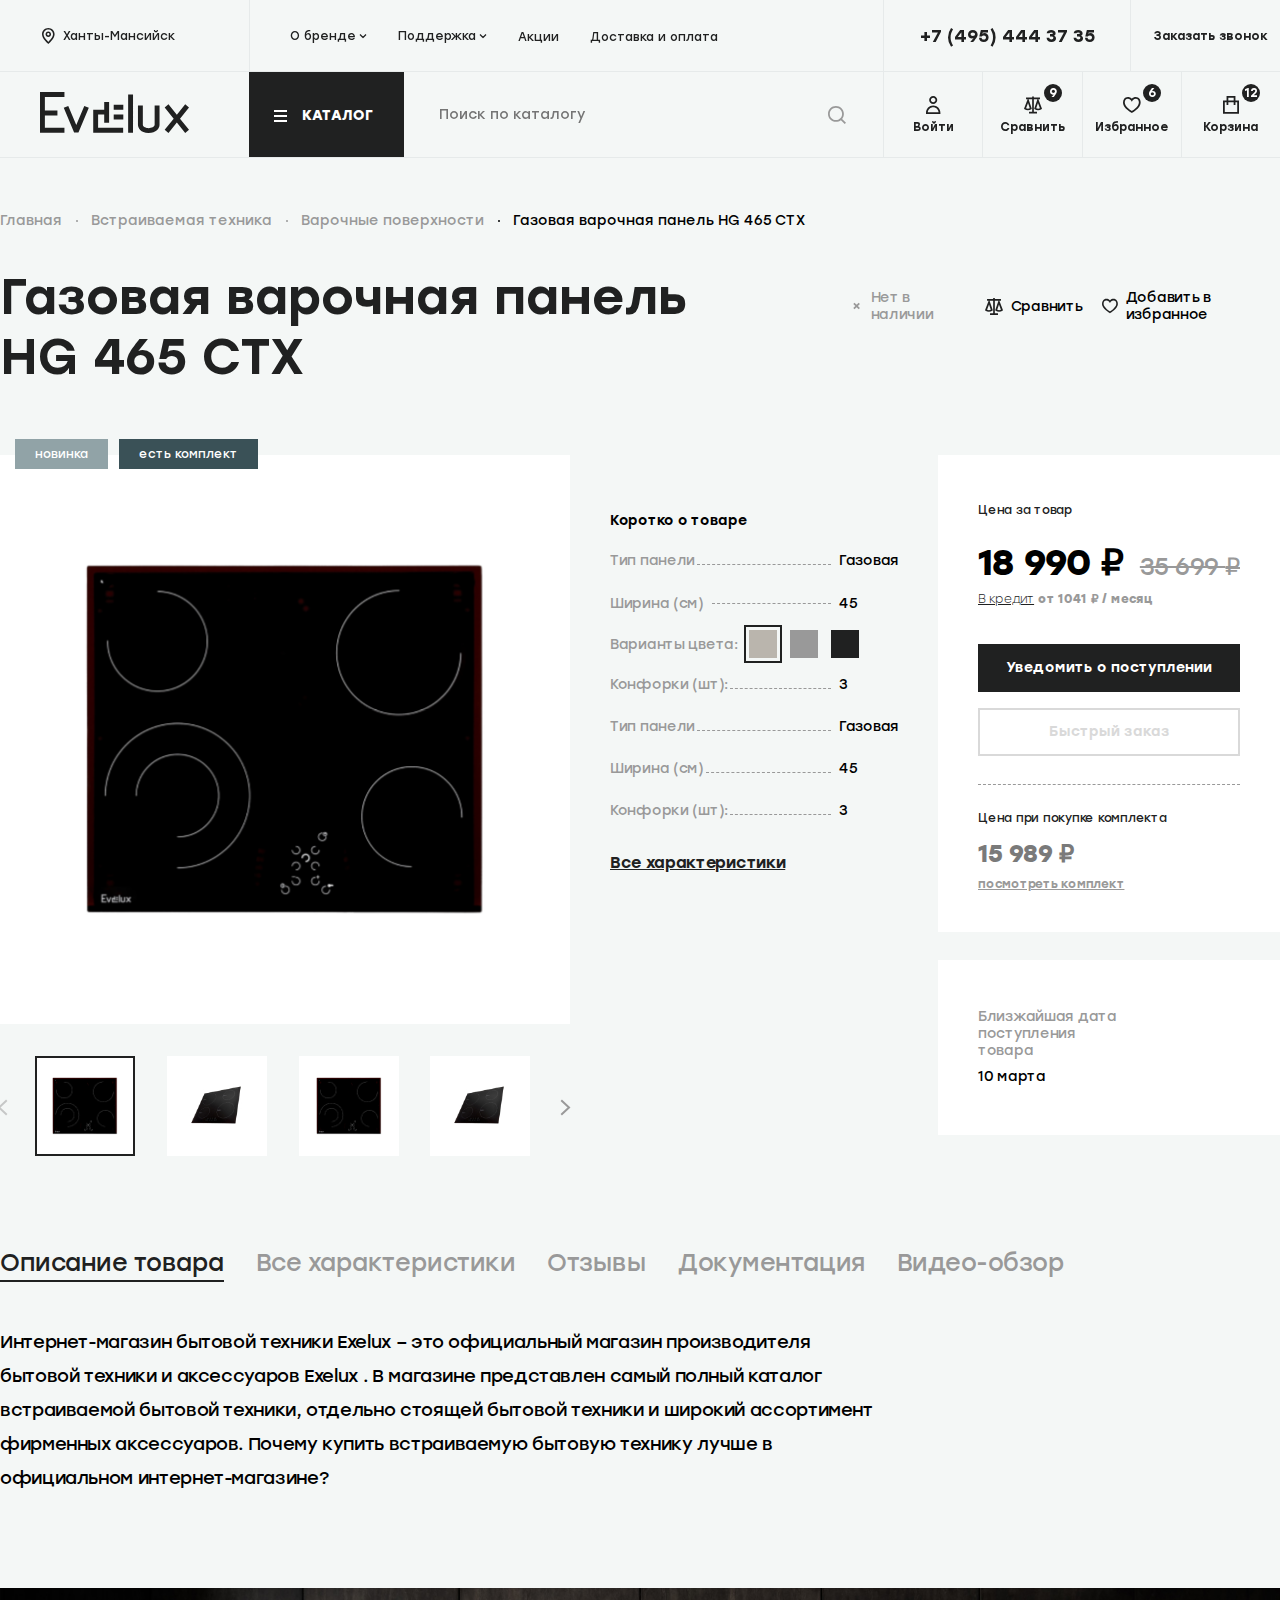
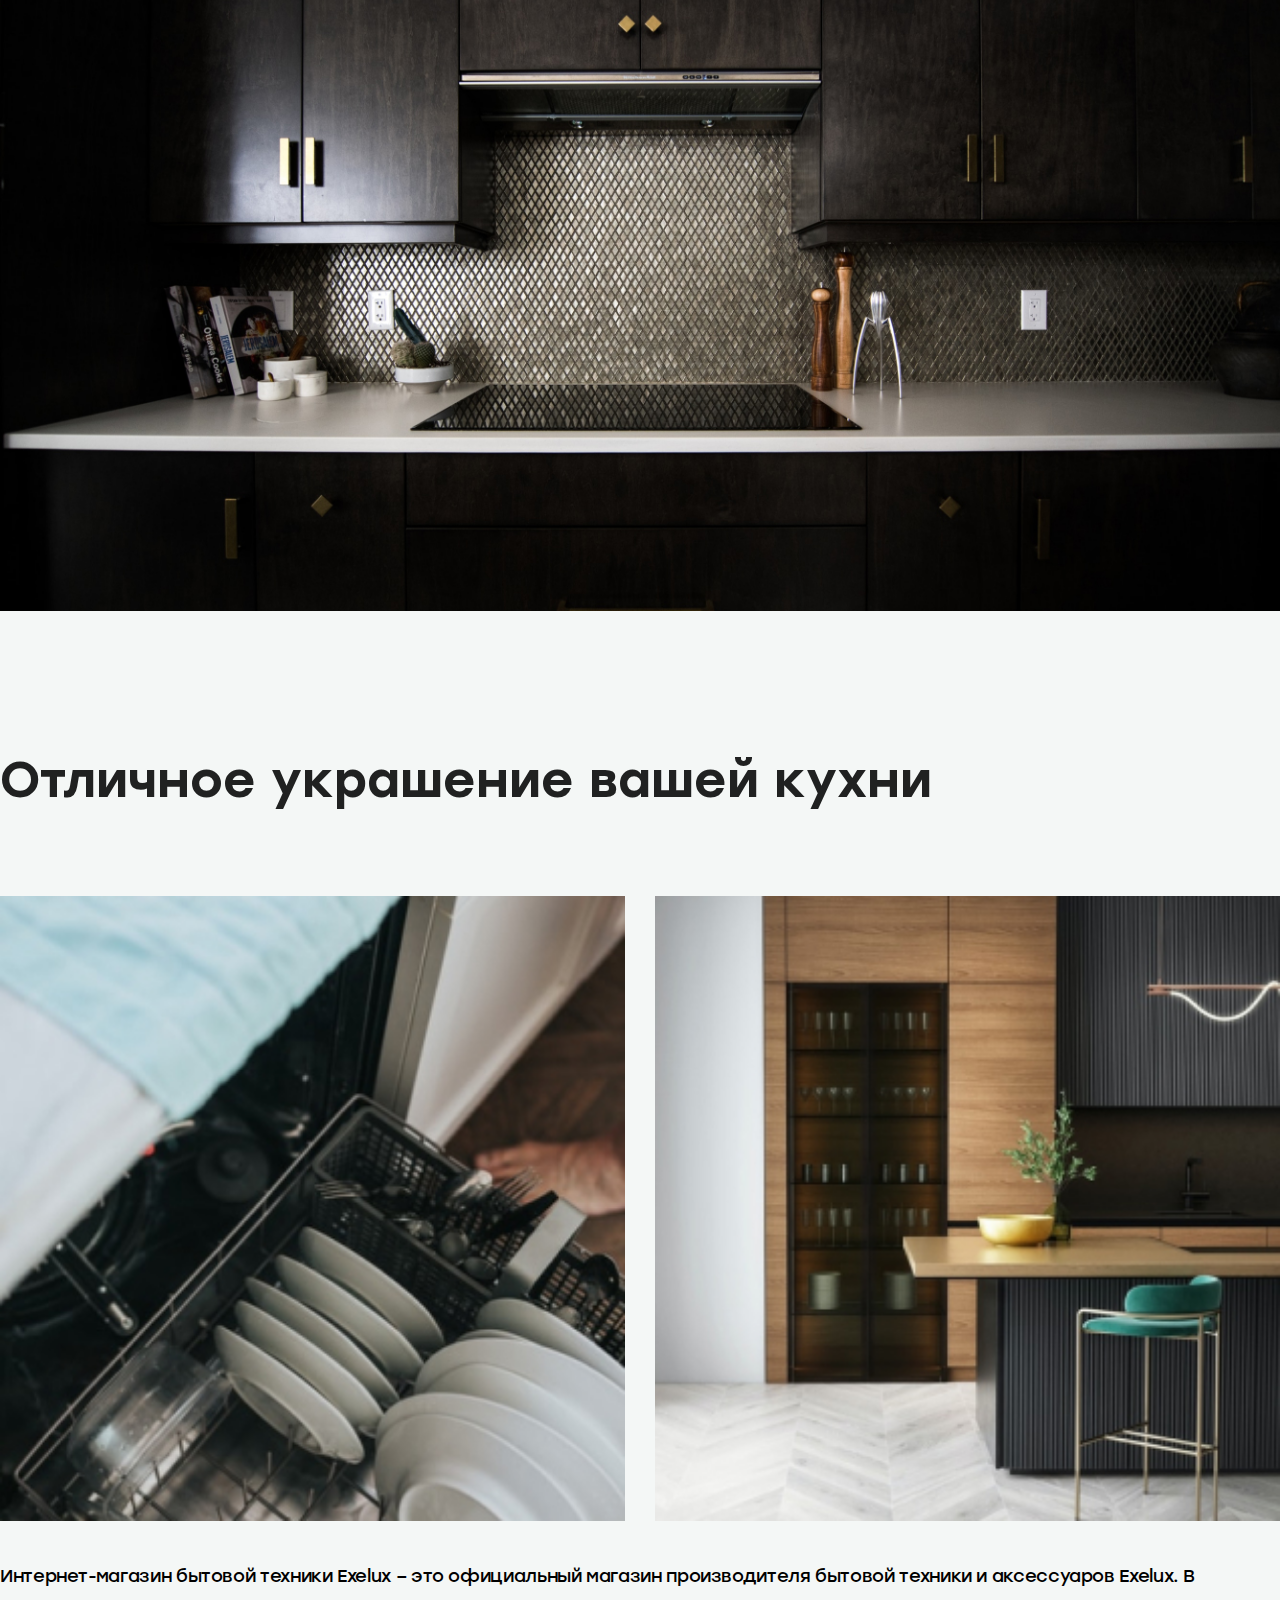
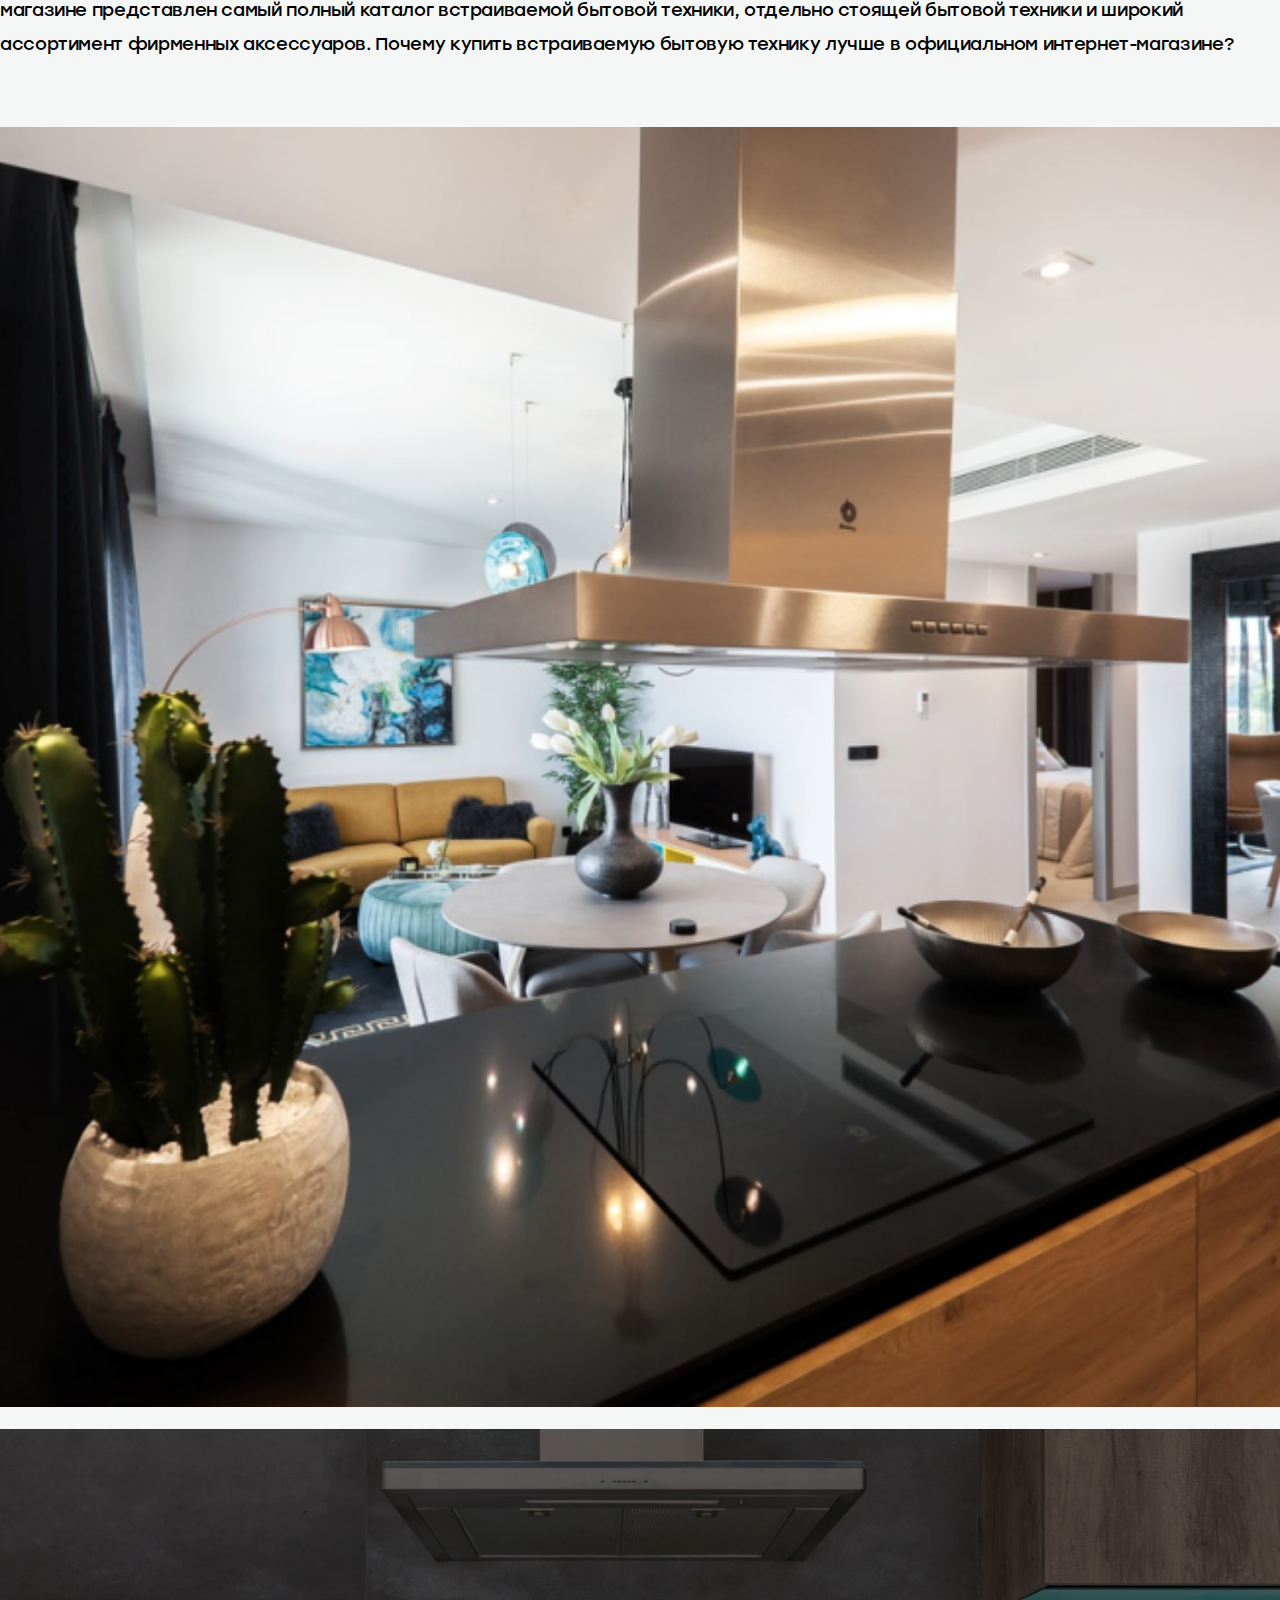
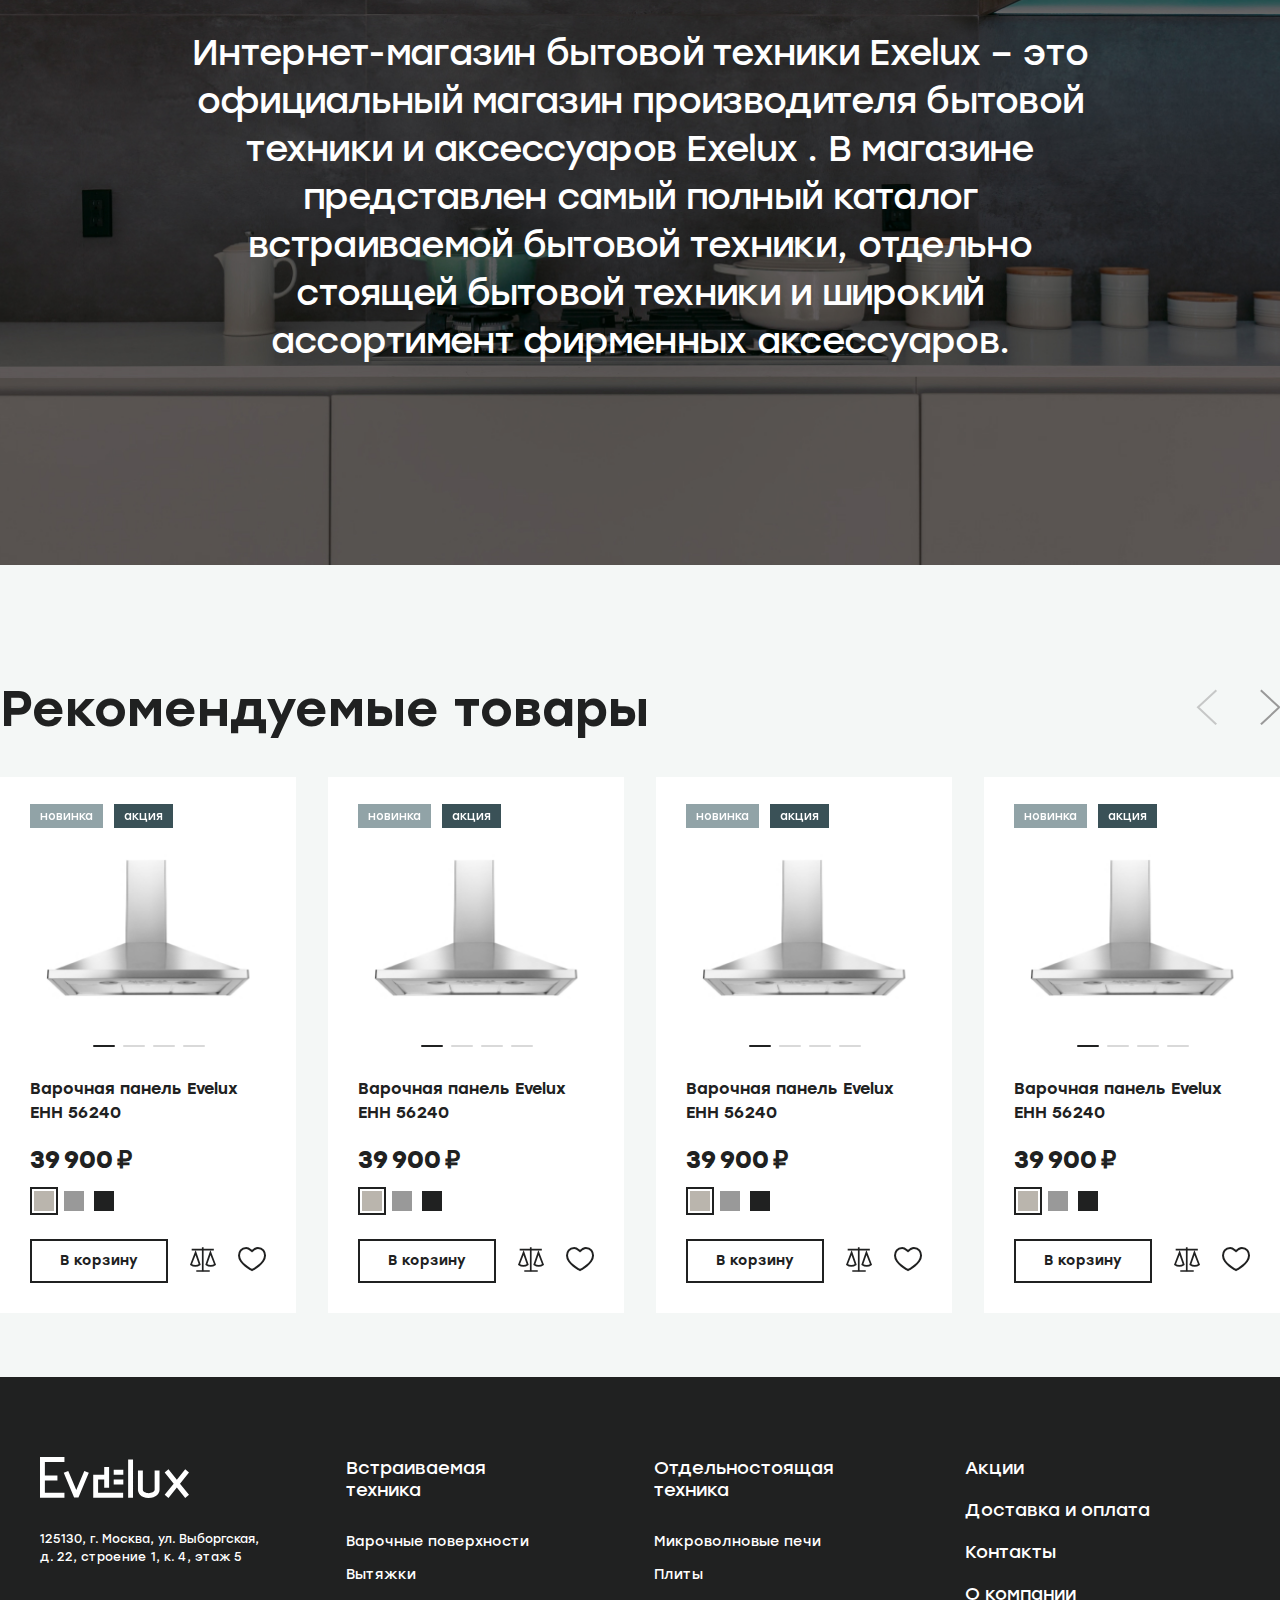
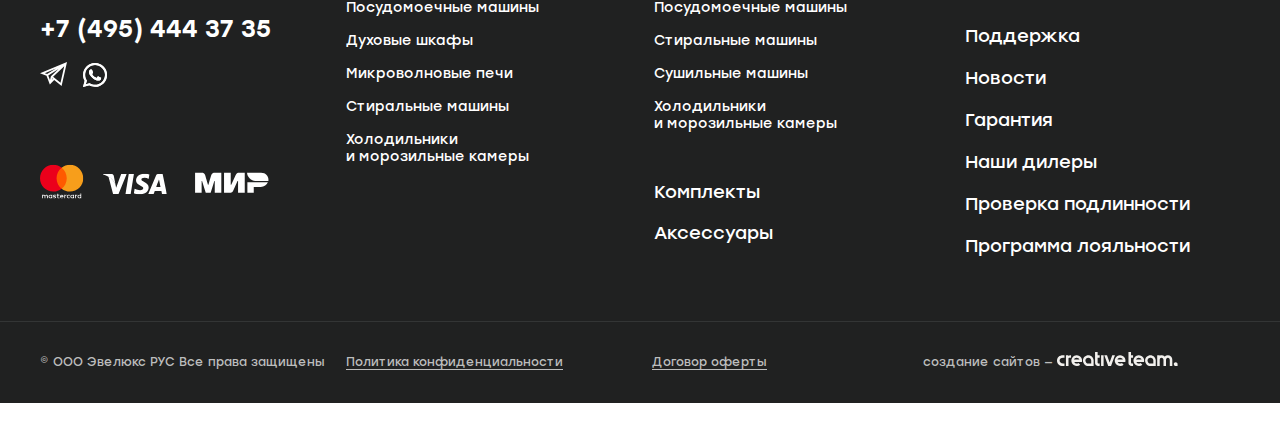
<file: product-no-stock.html>
<!DOCTYPE html>
<html lang="en">

<head>
	<meta charset="UTF-8" />
	<meta http-equiv="X-UA-Compatible" content="IE=edge" />
	<meta name="viewport" content="width=device-width, initial-scale=1.0" />
	<title>STOLZI</title>
	<link rel="stylesheet" href="./owl/owl.carousel.min.css" />
	<link rel="stylesheet" href="./owl/owl.theme.default.min.css" />
	<link rel="stylesheet" href="./fonts/stylesheet.css" />
	<!-- 
    <link
        rel="stylesheet"
        type="text/css"
        href="./dist/jquery.pagepiling.css"
    />-->
	<link rel="stylesheet" href="./css/style.css" />
	<link rel="stylesheet" href="./css/product.css" />
	<link rel="stylesheet" href="./css/responsive.css" />
	<!-- <link rel="stylesheet" href="./css/AutPref.css" /> -->
	<!-- <script
      src="https://code.jquery.com/jquery-3.6.0.min.js"
      integrity="sha256-/xUj+3OJU5yExlq6GSYGSHk7tPXikynS7ogEvDej/m4="
      crossorigin="anonymous"
    ></script> -->
	<script src="./dist/jquery.js"></script>
	<script src="./dist/jquery.touchSwipe.min.js"></script>
	<!--<script src="./dist/jquery.pagepiling.js"></script>-->
</head>

<body>

	<div class="header-m">

		<div class="getcity-m">
			<svg width="14" height="18" viewBox="0 0 13 16" fill="#202121" xmlns="http://www.w3.org/2000/svg">
				<path fill-rule="evenodd" clip-rule="evenodd"
					d="M6.30012 3.54382C4.77786 3.54382 3.54382 4.77786 3.54382 6.30012C3.54382 7.82238 4.77786 9.05642 6.30012 9.05642C7.82238 9.05642 9.05642 7.82238 9.05642 6.30012C9.05642 4.77786 7.82238 3.54382 6.30012 3.54382ZM5.11885 6.30012C5.11885 5.64772 5.64772 5.11885 6.30012 5.11885C6.95252 5.11885 7.48139 5.64772 7.48139 6.30012C7.48139 6.95252 6.95252 7.48139 6.30012 7.48139C5.64772 7.48139 5.11885 6.95252 5.11885 6.30012Z" />
				<path fill-rule="evenodd" clip-rule="evenodd"
					d="M6.30012 0C2.82066 0 0 2.82066 0 6.30012C0 7.45944 0.402465 8.62187 0.949739 9.67733C1.50056 10.7396 2.22583 11.7464 2.93591 12.6087C3.64791 13.4732 4.35771 14.2082 4.88867 14.7265C5.15463 14.9861 5.37693 15.1926 5.53381 15.335C5.61227 15.4063 5.67445 15.4616 5.71764 15.4997C5.73923 15.5187 5.75609 15.5334 5.76786 15.5436C5.77154 15.5468 5.77472 15.5496 5.7774 15.5519L5.78167 15.5556L5.78731 15.5604C5.78747 15.5606 5.78761 15.5607 6.30012 14.9628L5.78761 15.5607L6.30012 16L6.81263 15.5607L6.30012 14.9628C6.81263 15.5607 6.81277 15.5606 6.81293 15.5604L6.81857 15.5556L6.82363 15.5512C6.82614 15.549 6.82906 15.5465 6.83238 15.5436C6.84415 15.5334 6.861 15.5187 6.8826 15.4997C6.92579 15.4616 6.98797 15.4063 7.06643 15.335C7.22331 15.1926 7.44561 14.9861 7.71157 14.7265C8.24253 14.2082 8.95233 13.4732 9.66433 12.6087C10.3744 11.7464 11.0997 10.7396 11.6505 9.67733C12.1978 8.62187 12.6002 7.45944 12.6002 6.30012C12.6002 2.82066 9.77958 0 6.30012 0ZM6.61136 13.5994C6.49834 13.7098 6.39394 13.8096 6.30012 13.8981C6.20629 13.8096 6.1019 13.7098 5.98888 13.5994C5.48622 13.1087 4.81788 12.4163 4.15172 11.6074C3.48365 10.7962 2.83078 9.88343 2.34798 8.95232C1.86164 8.01438 1.57503 7.10958 1.57503 6.30012C1.57503 3.69052 3.69052 1.57503 6.30012 1.57503C8.90971 1.57503 11.0252 3.69052 11.0252 6.30012C11.0252 7.10958 10.7386 8.01438 10.2523 8.95232C9.76946 9.88343 9.11659 10.7962 8.44851 11.6074C7.78236 12.4163 7.11401 13.1087 6.61136 13.5994Z" />
			</svg>
		</div>

		<div class="logo-m">
			<a href="/">
				<svg width="75" height="20" viewBox="0 0 149 41" fill="none" xmlns="http://www.w3.org/2000/svg">
					<path fill-rule="evenodd" clip-rule="evenodd"
						d="M4.88337 4.95138V18.5452H17.4279V23.5094H4.88337V35.7785H24.4422V40.7428H4.88337H0V35.7785V23.5094V18.5452V4.95138V0H4.88337H24.4422V4.95138H4.88337ZM97.9592 32.7691C97.9592 35.7271 100.547 41 108.436 41C116.326 41 119.535 36.3573 119.535 32.7691V13.5809H114.639V32.7691C114.639 34.6597 111.366 36.1515 108.728 36.1515C106.09 36.1515 102.843 34.8269 102.843 32.7691V13.5809H97.9592V32.7691ZM128.464 12.3206L136.836 22.712L145.207 12.3206L149 15.4586L139.994 26.6346L149 37.8105L145.207 40.9486L136.836 30.5571L128.464 40.9486L124.672 37.8105L133.678 26.6346L124.672 15.4586L128.464 12.3206ZM93.0251 2.53356V40.7428H88.1417V2.53356H93.0251ZM83.3091 17.6321H73.7072V12.6678H83.3091V17.6321ZM83.3091 27.5477H73.7072V22.5834H83.3091V27.5477ZM83.1442 40.7428H58.1058H55.9241H53.2224V17.6321H54.2372H58.1058H64.2069V9.9542H69.1029V30.7114H64.2069V22.5834H58.1058V35.7785H83.1442V40.7428ZM28.2602 13.8767L36.2765 33.0521L44.2928 13.8767L48.8084 15.7801L38.4455 40.5627H34.1075L23.7446 15.7801L28.2602 13.8767Z"
						fill="#202121" />
				</svg>
			</a>
		</div>

		<div class="right-m">
			<div class="search-m">
				<svg width="16" height="16" viewBox="0 0 18 18" fill="none" xmlns="http://www.w3.org/2000/svg">
					<path fill-rule="evenodd" clip-rule="evenodd"
						d="M7.93565 0C3.55291 0 0 3.55291 0 7.93565C0 12.3184 3.55291 15.8713 7.93565 15.8713C9.80935 15.8713 11.5314 15.2219 12.889 14.1359L16.753 18L18 16.753L14.1359 12.889C15.2219 11.5314 15.8713 9.80935 15.8713 7.93565C15.8713 3.55291 12.3184 0 7.93565 0ZM1.76348 7.93565C1.76348 4.52685 4.52685 1.76348 7.93565 1.76348C11.3444 1.76348 14.1078 4.52685 14.1078 7.93565C14.1078 11.3444 11.3444 14.1078 7.93565 14.1078C4.52685 14.1078 1.76348 11.3444 1.76348 7.93565Z"
						fill="#999999" />
				</svg>
			</div>

			<div class="phone-m">
				<svg width="16" height="16" viewBox="0 0 16 16" fill="none" xmlns="http://www.w3.org/2000/svg">
					<path
						d="M5.21922 1H3C1.89543 1 1 1.89543 1 3V5C1 10.5228 5.47715 15 11 15H13C14.1046 15 15 14.1046 15 13V11.618C15 11.2393 14.786 10.893 14.4472 10.7236L12.0313 9.51564C11.487 9.24349 10.8278 9.51652 10.6354 10.0938L10.3376 10.9871C10.1447 11.5658 9.55118 11.9102 8.95309 11.7906C6.55929 11.3119 4.68814 9.44071 4.20938 7.04691C4.08976 6.44882 4.43422 5.85526 5.01286 5.66238L6.12149 5.29284C6.61721 5.1276 6.90214 4.60855 6.7754 4.10162L6.18937 1.75746C6.07807 1.3123 5.67809 1 5.21922 1Z"
						stroke="#202121" stroke-width="1.7" />
				</svg>
			</div>
		</div>

	</div>

	<header>
		<div class="top-menu-header">
			<div class="top-heder-wrapper">
				<div class="getcity">
					<button class="getcity-button">
						<svg width="13" height="16" viewBox="0 0 13 16" fill="#202121"
							xmlns="http://www.w3.org/2000/svg">
							<path fill-rule="evenodd" clip-rule="evenodd"
								d="M6.30012 3.54382C4.77786 3.54382 3.54382 4.77786 3.54382 6.30012C3.54382 7.82238 4.77786 9.05642 6.30012 9.05642C7.82238 9.05642 9.05642 7.82238 9.05642 6.30012C9.05642 4.77786 7.82238 3.54382 6.30012 3.54382ZM5.11885 6.30012C5.11885 5.64772 5.64772 5.11885 6.30012 5.11885C6.95252 5.11885 7.48139 5.64772 7.48139 6.30012C7.48139 6.95252 6.95252 7.48139 6.30012 7.48139C5.64772 7.48139 5.11885 6.95252 5.11885 6.30012Z" />
							<path fill-rule="evenodd" clip-rule="evenodd"
								d="M6.30012 0C2.82066 0 0 2.82066 0 6.30012C0 7.45944 0.402465 8.62187 0.949739 9.67733C1.50056 10.7396 2.22583 11.7464 2.93591 12.6087C3.64791 13.4732 4.35771 14.2082 4.88867 14.7265C5.15463 14.9861 5.37693 15.1926 5.53381 15.335C5.61227 15.4063 5.67445 15.4616 5.71764 15.4997C5.73923 15.5187 5.75609 15.5334 5.76786 15.5436C5.77154 15.5468 5.77472 15.5496 5.7774 15.5519L5.78167 15.5556L5.78731 15.5604C5.78747 15.5606 5.78761 15.5607 6.30012 14.9628L5.78761 15.5607L6.30012 16L6.81263 15.5607L6.30012 14.9628C6.81263 15.5607 6.81277 15.5606 6.81293 15.5604L6.81857 15.5556L6.82363 15.5512C6.82614 15.549 6.82906 15.5465 6.83238 15.5436C6.84415 15.5334 6.861 15.5187 6.8826 15.4997C6.92579 15.4616 6.98797 15.4063 7.06643 15.335C7.22331 15.1926 7.44561 14.9861 7.71157 14.7265C8.24253 14.2082 8.95233 13.4732 9.66433 12.6087C10.3744 11.7464 11.0997 10.7396 11.6505 9.67733C12.1978 8.62187 12.6002 7.45944 12.6002 6.30012C12.6002 2.82066 9.77958 0 6.30012 0ZM6.61136 13.5994C6.49834 13.7098 6.39394 13.8096 6.30012 13.8981C6.20629 13.8096 6.1019 13.7098 5.98888 13.5994C5.48622 13.1087 4.81788 12.4163 4.15172 11.6074C3.48365 10.7962 2.83078 9.88343 2.34798 8.95232C1.86164 8.01438 1.57503 7.10958 1.57503 6.30012C1.57503 3.69052 3.69052 1.57503 6.30012 1.57503C8.90971 1.57503 11.0252 3.69052 11.0252 6.30012C11.0252 7.10958 10.7386 8.01438 10.2523 8.95232C9.76946 9.88343 9.11659 10.7962 8.44851 11.6074C7.78236 12.4163 7.11401 13.1087 6.61136 13.5994Z" />
						</svg>
						Ханты-Мансийск
					</button>
				</div>

				<ul class="top-menu">
					<li class="sub">
						<div class="sub-button">
							<span> О бренде</span>
							<svg width="8" height="5" viewBox="0 0 8 5" fill="#202121"
								xmlns="http://www.w3.org/2000/svg">
								<path
									d="M4 3.5L3.57574 3.92426L4 4.34853L4.42426 3.92426L4 3.5ZM6.57574 0.0757359L3.57574 3.07574L4.42426 3.92426L7.42426 0.924264L6.57574 0.0757359ZM4.42426 3.07574L1.42426 0.0757357L0.575736 0.924264L3.57574 3.92426L4.42426 3.07574Z" />
							</svg>
						</div>
						<ul class="top-menu_bottom">
							<li><a target="_blank" href="/">Где купить</a></li>
							<li><a href="/">Новости</a></li>
							<li><a href="/">Контакты</a></li>
							<li><a href="/">Полезные статьи и рецепты</a></li>
						</ul>
					</li>
					<li class="sub">
						<div class="sub-button">
							<span> Поддержка </span>
							<svg width="8" height="5" viewBox="0 0 8 5" fill="#202121"
								xmlns="http://www.w3.org/2000/svg">
								<path
									d="M4 3.5L3.57574 3.92426L4 4.34853L4.42426 3.92426L4 3.5ZM6.57574 0.0757359L3.57574 3.07574L4.42426 3.92426L7.42426 0.924264L6.57574 0.0757359ZM4.42426 3.07574L1.42426 0.0757357L0.575736 0.924264L3.57574 3.92426L4.42426 3.07574Z" />
							</svg>
						</div>
						<ul class="top-menu_bottom">
							<li><a href="#">Гарантия и сервис</a></li>
							<li><a href="#">Обмен/возврат</a></li>
							<li><a href="#">Проверка подлинности</a></li>
						</ul>
					</li>
					<li><a href="">Акции</a></li>
					<li><a href="">Доставка и оплата</a></li>
				</ul>
				<div class="feedback">
					<a href="tel:+74954443735">+7 (495) 444 37 35</a>
					<button class="btn-popap">Заказать звонок</button>
				</div>
			</div>
		</div>
		<div class="bootm-menu-header">
			<div class="bootm-menu container">
				<a href="/" class="logo">
					<svg width="149" height="41" viewBox="0 0 149 41" fill="none" xmlns="http://www.w3.org/2000/svg">
						<path fill-rule="evenodd" clip-rule="evenodd"
							d="M4.88337 4.95138V18.5452H17.4279V23.5094H4.88337V35.7785H24.4422V40.7428H4.88337H0V35.7785V23.5094V18.5452V4.95138V0H4.88337H24.4422V4.95138H4.88337ZM97.9592 32.7691C97.9592 35.7271 100.547 41 108.436 41C116.326 41 119.535 36.3573 119.535 32.7691V13.5809H114.639V32.7691C114.639 34.6597 111.366 36.1515 108.728 36.1515C106.09 36.1515 102.843 34.8269 102.843 32.7691V13.5809H97.9592V32.7691ZM128.464 12.3206L136.836 22.712L145.207 12.3206L149 15.4586L139.994 26.6346L149 37.8105L145.207 40.9486L136.836 30.5571L128.464 40.9486L124.672 37.8105L133.678 26.6346L124.672 15.4586L128.464 12.3206ZM93.0251 2.53356V40.7428H88.1417V2.53356H93.0251ZM83.3091 17.6321H73.7072V12.6678H83.3091V17.6321ZM83.3091 27.5477H73.7072V22.5834H83.3091V27.5477ZM83.1442 40.7428H58.1058H55.9241H53.2224V17.6321H54.2372H58.1058H64.2069V9.9542H69.1029V30.7114H64.2069V22.5834H58.1058V35.7785H83.1442V40.7428ZM28.2602 13.8767L36.2765 33.0521L44.2928 13.8767L48.8084 15.7801L38.4455 40.5627H34.1075L23.7446 15.7801L28.2602 13.8767Z"
							fill="#202121" />
					</svg>
				</a>
				<div class="header-menu">
					<button class="header-menu-btn">Каталог</button>
					<div class="main-menu">
						<ul>
							<li><a class="mm-bold" href="">Встраиваемая техника</a></li>
							<li><a href="">Варочные поверхности</a></li>
							<li><a href="">Вытяжки</a></li>
							<li><a href="">Посудомоечные машины</a></li>
							<li><a href="">Духовые шкафы</a></li>
							<li><a href="">Микроволновые печи</a></li>
							<li><a href="">Стиральные машины</a></li>
							<li><a href="">Холодильники и морозильные камеры</a></li>
						</ul>
						<ul>
							<li><a class="mm-bold" href="">Отдельностоящая техника</a></li>
							<li><a href="">Микроволновые печи</a></li>
							<li><a href="">Плиты</a></li>
							<li><a href="">Посудомоечные машины</a></li>
							<li><a href="">Стиральные машины</a></li>
							<li><a href="">Сушильные машины</a></li>
							<li><a href="">Холодильники и морозильные камеры</a></li>
						</ul>
						<ul>
							<li><a class="mm-bold" href="">Комплекты</a></li>
							<li><a class="mm-bold" href="">Аксессуары</a></li>
						</ul>
						<ul class="main-menu-right">
							<li><a href="">О бренде</a></li>
							<li><a href="">Где купить</a></li>
							<li><a href="">Гарантия и сервис</a></li>
							<li><a href="">Доставка и оплата</a></li>
							<li><a href="">Акции </a></li>
							<li><a href="">Новости</a></li>
							<li><a href="">Полезные статьи</a></li>
							<li><a href="">Рецепты</a></li>
							<li><a href="">Контакты</a></li>
						</ul>
					</div>
				</div>
				<div class="serch">
					<input class="searc-input" type="text" placeholder="Поиск по каталогу" />
					<button class="serch-btn">
						<svg width="18" height="18" viewBox="0 0 18 18" fill="none" xmlns="http://www.w3.org/2000/svg">
							<path fill-rule="evenodd" clip-rule="evenodd"
								d="M7.93565 0C3.55291 0 0 3.55291 0 7.93565C0 12.3184 3.55291 15.8713 7.93565 15.8713C9.80935 15.8713 11.5314 15.2219 12.889 14.1359L16.753 18L18 16.753L14.1359 12.889C15.2219 11.5314 15.8713 9.80935 15.8713 7.93565C15.8713 3.55291 12.3184 0 7.93565 0ZM1.76348 7.93565C1.76348 4.52685 4.52685 1.76348 7.93565 1.76348C11.3444 1.76348 14.1078 4.52685 14.1078 7.93565C14.1078 11.3444 11.3444 14.1078 7.93565 14.1078C4.52685 14.1078 1.76348 11.3444 1.76348 7.93565Z"
								fill="#999999" />
						</svg>
					</button>
				</div>
				<div class="bottom-nav-block">
					<div class="bottom-nav">
						<div class="bottom-nav-item">
							<a href="">
								<svg width="15" height="18" viewBox="0 0 15 18" fill="#202121"
									xmlns="http://www.w3.org/2000/svg">
									<path fill-rule="evenodd" clip-rule="evenodd"
										d="M7.2 0C4.96325 0 3.15 1.81325 3.15 4.05C3.15 6.28675 4.96325 8.1 7.2 8.1C9.43675 8.1 11.25 6.28675 11.25 4.05C11.25 1.81325 9.43675 0 7.2 0ZM4.95 4.05C4.95 2.80736 5.95736 1.8 7.2 1.8C8.44264 1.8 9.45 2.80736 9.45 4.05C9.45 5.29264 8.44264 6.3 7.2 6.3C5.95736 6.3 4.95 5.29264 4.95 4.05Z" />
									<path fill-rule="evenodd" clip-rule="evenodd"
										d="M7.2 9.45C3.22355 9.45 0 12.6736 0 16.65V18H14.4V16.65C14.4 12.6736 11.1764 9.45 7.2 9.45ZM7.2 11.25C10.0308 11.25 12.3528 13.4282 12.5815 16.2H1.81848C2.04715 13.4282 4.3692 11.25 7.2 11.25Z" />
								</svg>

								Войти</a>
						</div>
						<div class="bottom-nav-item">
							<a href="" class="count"><svg width="18" height="17" viewBox="0 0 18 17" fill="#202121"
									xmlns="http://www.w3.org/2000/svg">
									<path fill-rule="evenodd" clip-rule="evenodd"
										d="M9.84731 2.75812L9.84731 15.2695H12.9864V17H5.01309V15.2695H8.15298L8.15298 2.76078L4.56583 2.76641L7.80064 12.366L7.28939 12.7417C6.33242 13.4449 5.16724 13.8597 3.9106 13.8597C2.65395 13.8597 1.48877 13.4449 0.5318 12.7417L0 12.3509L3.63288 2.76788L2.04564 2.77037L2.04304 1.03983L8.15298 1.03024V0H9.84731V1.02758L15.9755 1.01796L15.9781 2.7485L14.3607 2.75104L18 12.3509L17.4682 12.7417C16.5112 13.4449 15.346 13.8597 14.0894 13.8597C12.8328 13.8597 11.6676 13.4449 10.7106 12.7417L10.1994 12.366L13.4389 2.75249L9.84731 2.75812ZM5.77321 11.667L4.03343 6.50403L2.07151 11.6793C2.6287 11.9682 3.25221 12.1291 3.9106 12.1291C4.57827 12.1291 5.21007 11.9637 5.77321 11.667ZM13.9666 6.50403L12.2268 11.667C12.7899 11.9637 13.4217 12.1291 14.0894 12.1291C14.7478 12.1291 15.3713 11.9682 15.9285 11.6793L13.9666 6.50403Z" />
								</svg>
								<span>9</span>
								Сравнить</a>

						</div>
						<div class="bottom-nav-item">
							<a href="" class="count"><svg width="18" height="16" viewBox="0 0 18 16" fill="#202121"
									xmlns="http://www.w3.org/2000/svg">
									<path fill-rule="evenodd" clip-rule="evenodd"
										d="M2.57817 2.85292C2.05593 3.53476 1.76371 4.4961 1.76371 5.52628C1.76371 6.5601 2.17038 7.6156 2.85742 8.65405C3.54282 9.69002 4.47289 10.6564 5.43041 11.493C6.38456 12.3266 7.34289 13.0115 8.06476 13.4887C8.36399 13.6866 8.6211 13.8477 8.81853 13.9681C9.01597 13.8477 9.27308 13.6866 9.5723 13.4887C10.2942 13.0115 11.2525 12.3266 12.2067 11.493C13.1642 10.6564 14.0942 9.69002 14.7796 8.65405C15.4667 7.6156 15.8734 6.5601 15.8734 5.52628C15.8734 4.49452 15.5831 3.53332 15.0625 2.85222C14.561 2.19612 13.8237 1.76371 12.7869 1.76371C11.7258 1.76371 10.9266 2.2021 10.3752 2.66163C10.0989 2.89182 9.89159 3.12237 9.75517 3.2929C9.68733 3.37769 9.63817 3.44623 9.60783 3.49047C9.59269 3.51255 9.58234 3.52843 9.57679 3.53709C9.57481 3.54019 9.57345 3.54236 9.57271 3.54355L8.82167 4.79528L8.066 3.54623C8.06524 3.54503 8.06383 3.54281 8.06178 3.53963C8.05614 3.53089 8.04566 3.51492 8.03036 3.49276C7.9997 3.44834 7.95009 3.37963 7.88175 3.29465C7.7443 3.12373 7.53572 2.89277 7.25846 2.66221C6.70455 2.20158 5.90514 1.76371 4.85019 1.76371C3.81975 1.76371 3.08175 2.19544 2.57817 2.85292ZM8.81853 14.9915C8.39069 15.7626 8.39048 15.7625 8.39024 15.7624L8.38777 15.761C8.38631 15.7602 8.38438 15.7591 8.38197 15.7578C8.37715 15.7551 8.37044 15.7513 8.3619 15.7465C8.34483 15.7368 8.32043 15.7229 8.2892 15.7049C8.22674 15.669 8.1369 15.6165 8.02358 15.5485C7.79704 15.4125 7.47608 15.2139 7.09209 14.96C6.32583 14.4534 5.3 13.7211 4.26997 12.8211C3.24332 11.9241 2.18923 10.8405 1.3865 9.62722C0.585415 8.4164 0 7.02332 0 5.52628C0 4.19016 0.374674 2.82929 1.17798 1.78048C1.99993 0.707323 3.2461 0 4.85019 0C6.42978 0 7.61454 0.664447 8.38617 1.30613C8.54629 1.43929 8.68986 1.57239 8.81697 1.69987C8.94355 1.57254 9.08653 1.43966 9.24607 1.30671C10.0174 0.66392 11.2024 0 12.7869 0C14.3956 0 15.6425 0.706644 16.4638 1.78119C17.266 2.83072 17.6371 4.19174 17.6371 5.52628C17.6371 7.02332 17.0517 8.4164 16.2506 9.62722C15.4478 10.8405 14.3937 11.9241 13.3671 12.8211C12.3371 13.7211 11.3112 14.4534 10.545 14.96C10.161 15.2139 9.84003 15.4125 9.61349 15.5485C9.50017 15.6165 9.41033 15.669 9.34787 15.7049C9.31664 15.7229 9.29224 15.7368 9.27516 15.7465C9.27113 15.7487 9.26751 15.7508 9.2643 15.7526C9.26071 15.7546 9.25764 15.7563 9.2551 15.7578C9.25269 15.7591 9.25075 15.7602 9.2493 15.761L9.24683 15.7624C9.24659 15.7625 9.24637 15.7626 8.81853 14.9915ZM8.81853 14.9915L9.24637 15.7626L8.81853 16L8.39069 15.7626L8.81853 14.9915Z" />
								</svg>
								<span>6</span>
								Избранное</a>
						</div>
						<div class="bottom-nav-item">
							<a href="" class="count"><svg width="16" height="18" viewBox="0 0 16 18" fill="#202121"
									xmlns="http://www.w3.org/2000/svg">
									<path fill-rule="evenodd" clip-rule="evenodd"
										d="M12.4444 0H3.55556V4.44444H0V17.7778H16V4.44444H12.4444V0ZM10.6667 6.22222V8.88889H12.4444V6.22222H14.2222V16H1.77778V6.22222H3.55556V8.88889H5.33333V6.22222H10.6667ZM10.6667 4.44444V1.77778H5.33333V4.44444H10.6667Z" />
								</svg>
								<span>12</span>
								Корзина</a>
						</div>
					</div>
				</div>
			</div>
		</div>
	</header>
	<main>
		<div id="pagepiling" class="testscroll">

			<section class="section pp-scrollable">
				<ul class="container breadcrumbs">
					<li class="breadcrumbs__item">
						<a href="#" class="breadcrumbs__link">Главная</a>
					</li>
					<li class="breadcrumbs__item">
						<a href="#" class="breadcrumbs__link">Встраиваемая техника</a>
					</li>
					<li class="breadcrumbs__item">
						<a href="#" class="breadcrumbs__link">Варочные поверхности</a>
					</li>
					<li class="breadcrumbs__item breadcrumbs__item_active">
						<a href="#" class="breadcrumbs__link">Газовая варочная панель HG 465 CTX</a>
					</li>
				</ul>
				<section class="product">
					<div class="container">
						<div class="product__heading">
							<h1 class="product__title">
								Газовая варочная панель HG 465 CTX
							</h1>
							<ul class="product__info product__info-no-stock">
								<li class="product__info-item">
									<svg width="8" height="8" viewBox="0 0 8 8" fill="none" xmlns="http://www.w3.org/2000/svg">
										<path d="M1 1L7 7M1 7L7 1" stroke="#999999" stroke-width="2"/>
										</svg>
									<a href="#" class="product__info-link product__info-link-no-stock">Нет в наличии</a>
								</li>
								<li class="product__info-item">
									<svg width="18" height="17" viewBox="0 0 18 17" fill="#202121"
										xmlns="http://www.w3.org/2000/svg">
										<path fill-rule="evenodd" clip-rule="evenodd"
											d="M9.84731 2.75812L9.84731 15.2695H12.9864V17H5.01309V15.2695H8.15298L8.15298 2.76078L4.56583 2.76641L7.80064 12.366L7.28939 12.7417C6.33242 13.4449 5.16724 13.8597 3.9106 13.8597C2.65395 13.8597 1.48877 13.4449 0.5318 12.7417L0 12.3509L3.63288 2.76788L2.04564 2.77037L2.04304 1.03983L8.15298 1.03024V0H9.84731V1.02758L15.9755 1.01796L15.9781 2.7485L14.3607 2.75104L18 12.3509L17.4682 12.7417C16.5112 13.4449 15.346 13.8597 14.0894 13.8597C12.8328 13.8597 11.6676 13.4449 10.7106 12.7417L10.1994 12.366L13.4389 2.75249L9.84731 2.75812ZM5.77321 11.667L4.03343 6.50403L2.07151 11.6793C2.6287 11.9682 3.25221 12.1291 3.9106 12.1291C4.57827 12.1291 5.21007 11.9637 5.77321 11.667ZM13.9666 6.50403L12.2268 11.667C12.7899 11.9637 13.4217 12.1291 14.0894 12.1291C14.7478 12.1291 15.3713 11.9682 15.9285 11.6793L13.9666 6.50403Z">
										</path>
									</svg>
									<a href="#" class="product__info-link">Сравнить</a>
								</li>
								<li class="product__info-item">
									<svg width="18" height="16" viewBox="0 0 18 16" fill="#202121"
										xmlns="http://www.w3.org/2000/svg">
										<path fill-rule="evenodd" clip-rule="evenodd"
											d="M2.57817 2.85292C2.05593 3.53476 1.76371 4.4961 1.76371 5.52628C1.76371 6.5601 2.17038 7.6156 2.85742 8.65405C3.54282 9.69002 4.47289 10.6564 5.43041 11.493C6.38456 12.3266 7.34289 13.0115 8.06476 13.4887C8.36399 13.6866 8.6211 13.8477 8.81853 13.9681C9.01597 13.8477 9.27308 13.6866 9.5723 13.4887C10.2942 13.0115 11.2525 12.3266 12.2067 11.493C13.1642 10.6564 14.0942 9.69002 14.7796 8.65405C15.4667 7.6156 15.8734 6.5601 15.8734 5.52628C15.8734 4.49452 15.5831 3.53332 15.0625 2.85222C14.561 2.19612 13.8237 1.76371 12.7869 1.76371C11.7258 1.76371 10.9266 2.2021 10.3752 2.66163C10.0989 2.89182 9.89159 3.12237 9.75517 3.2929C9.68733 3.37769 9.63817 3.44623 9.60783 3.49047C9.59269 3.51255 9.58234 3.52843 9.57679 3.53709C9.57481 3.54019 9.57345 3.54236 9.57271 3.54355L8.82167 4.79528L8.066 3.54623C8.06524 3.54503 8.06383 3.54281 8.06178 3.53963C8.05614 3.53089 8.04566 3.51492 8.03036 3.49276C7.9997 3.44834 7.95009 3.37963 7.88175 3.29465C7.7443 3.12373 7.53572 2.89277 7.25846 2.66221C6.70455 2.20158 5.90514 1.76371 4.85019 1.76371C3.81975 1.76371 3.08175 2.19544 2.57817 2.85292ZM8.81853 14.9915C8.39069 15.7626 8.39048 15.7625 8.39024 15.7624L8.38777 15.761C8.38631 15.7602 8.38438 15.7591 8.38197 15.7578C8.37715 15.7551 8.37044 15.7513 8.3619 15.7465C8.34483 15.7368 8.32043 15.7229 8.2892 15.7049C8.22674 15.669 8.1369 15.6165 8.02358 15.5485C7.79704 15.4125 7.47608 15.2139 7.09209 14.96C6.32583 14.4534 5.3 13.7211 4.26997 12.8211C3.24332 11.9241 2.18923 10.8405 1.3865 9.62722C0.585415 8.4164 0 7.02332 0 5.52628C0 4.19016 0.374674 2.82929 1.17798 1.78048C1.99993 0.707323 3.2461 0 4.85019 0C6.42978 0 7.61454 0.664447 8.38617 1.30613C8.54629 1.43929 8.68986 1.57239 8.81697 1.69987C8.94355 1.57254 9.08653 1.43966 9.24607 1.30671C10.0174 0.66392 11.2024 0 12.7869 0C14.3956 0 15.6425 0.706644 16.4638 1.78119C17.266 2.83072 17.6371 4.19174 17.6371 5.52628C17.6371 7.02332 17.0517 8.4164 16.2506 9.62722C15.4478 10.8405 14.3937 11.9241 13.3671 12.8211C12.3371 13.7211 11.3112 14.4534 10.545 14.96C10.161 15.2139 9.84003 15.4125 9.61349 15.5485C9.50017 15.6165 9.41033 15.669 9.34787 15.7049C9.31664 15.7229 9.29224 15.7368 9.27516 15.7465C9.27113 15.7487 9.26751 15.7508 9.2643 15.7526C9.26071 15.7546 9.25764 15.7563 9.2551 15.7578C9.25269 15.7591 9.25075 15.7602 9.2493 15.761L9.24683 15.7624C9.24659 15.7625 9.24637 15.7626 8.81853 14.9915ZM8.81853 14.9915L9.24637 15.7626L8.81853 16L8.39069 15.7626L8.81853 14.9915Z">
										</path>
									</svg>
									<a href="#" class="product__info-link">Добавить в избранное</a>
								</li>
							</ul>
						</div>
						<div class="product__wrapper">
							<div class="product__slider">
								<div class="product__slider-main">
									<div class="product__tooltip">
										<div class="product__tooltip-item product__tooltip-item_new">новинка</div>
										<div class="product__tooltip-item product__tooltip-item_sale">есть комплект</div>
										<div class="product__tooltip-descr">
											<div class="product__tooltip-triangle-left"></div>
											<div class="product__tooltip-descr-title">
												4 прибора по цене 3
											</div>
											<div class="product__tooltip-descr-text">
												При покупке 3-х предметов крупной бытовой техники KORTING – четвертый
												предмет с наиболее низкой стоимостью
												в комплекте в подарок!
											</div>
											<div class="product__tooltip-descr-title">
												Скидки за утилизацию!
											</div>
											<div class="product__tooltip-descr-text">
												Сдай старую технику и получи скидку на новую!
											</div>
											<div class="product__tooltip-descr-title">
												Рассрочка 0-0-10
											</div>
											<div class="product__tooltip-descr-text">
												Рассрочка на весь ассортимент!
											</div>
										</div>
									</div>
									<div id="sync1" class="owl-carousel owl-theme">
										<div class="item">
											<img loading="lazy" src="img/product/slider-item.jpg"
												class="product__slider-img" alt="Продукция-1">
										</div>
										<div class="item">
											<img loading="lazy" src="img/product/slider-item.jpg"
												class="product__slider-img" alt="Продукция-1">
										</div>
										<div class="item">
											<img loading="lazy" src="img/product/slider-item.jpg"
												class="product__slider-img" alt="Продукция-1">
										</div>
										<div class="item">
											<img loading="lazy" src="img/product/slider-item.jpg"
												class="product__slider-img" alt="Продукция-1">
										</div>
										<div class="item">
											<img loading="lazy" src="img/product/slider-item.jpg"
												class="product__slider-img" alt="Продукция-1">
										</div>
									</div>
								</div>
								<div class="product__slider-thumbs">
									<div id="sync2" class="owl-carousel owl-theme">
										<div class="item">
											<img loading="lazy" src="img/product/slider-thumb.jpg"
												class="product__slider-thumb-img" alt="Продукция-1">
										</div>
										<div class="item">
											<img loading="lazy" src="img/product/slider-thumb-2.jpg"
												class="product__slider-thumb-img" alt="Продукция-1">
										</div>
										<div class="item">
											<img loading="lazy" src="img/product/slider-thumb.jpg"
												class="product__slider-thumb-img" alt="Продукция-1">
										</div>
										<div class="item">
											<img loading="lazy" src="img/product/slider-thumb-2.jpg"
												class="product__slider-thumb-img" alt="Продукция-1">
										</div>
										<div class="item">
											<img loading="lazy" src="img/product/slider-thumb.jpg"
												class="product__slider-thumb-img" alt="Продукция-1">
										</div>
									</div>
								</div>

							</div>
							<div class="product__spec">
								<div class="product__spec-title">
									Коротко о товаре
								</div>
								<div class="product__spec-line product__spec-line_mobile">
									<div class="product__spec-info product__spec-info_mobile">
										Тип панели
									</div>
									<div class="product__spec-dash"></div>
									<div class="product__spec-qty">Газовая</div>
								</div>
								<div class="product__spec-line product__spec-line_colors">
									<div class="product__spec-info">
										Ширина (см)
									</div>
									<div class="product__spec-dash"></div>
									<div class="product__spec-qty">45</div>
								</div>
								<div class="product__spec-line product__spec-line_colors product__spec-line_mobile">
									<div class="product__spec-info">
										Варианты цвета:
									</div>
									<div class="product__spec-qty product__spec-qty_mobile">Графитовый черный</div>
									<div class="product__spec-color product__spec-color_active">
										<div class="product__spec-default-color"></div>
									</div>
									<div class="product__spec-color">
										<div class="product__spec-default-color product__spec-default-color_second">
										</div>
									</div>
									<div class="product__spec-color">
										<div class="product__spec-default-color product__spec-default-color_third">
										</div>
									</div>
								</div>
								<div class="product__spec-line">
									<div class="product__spec-info">
										Конфорки (шт):
									</div>
									<div class="product__spec-dash"></div>
									<div class="product__spec-qty">3</div>
								</div>
								<div class="product__spec-line">
									<div class="product__spec-info">
										Тип панели
									</div>
									<div class="product__spec-dash"></div>
									<div class="product__spec-qty">Газовая</div>
								</div>
								<div class="product__spec-line">
									<div class="product__spec-info">
										Ширина (см)
									</div>
									<div class="product__spec-dash"></div>
									<div class="product__spec-qty">45</div>
								</div>
								<div class="product__spec-line">
									<div class="product__spec-info">
										Конфорки (шт):
									</div>
									<div class="product__spec-dash"></div>
									<div class="product__spec-qty">3</div>
								</div>
								<a href="#" class="product__spec-specs">Все характеристики</a>
							</div>
							<div class="product__order">
								<div class="product__order-top">
									<div class="product__order-title">
										Цена за товар
									</div>
									<div class="product__order-prices">
										<div class="product__order-price product__order-price-no-stock">18 990 <span
												class="rouble">&#8381;</span>
										</div>
										<div class="product__order-price product__order-price_old">35 699 <span
												class="rouble">&#8381;</span></div>
									</div>
									<div class="product__order-split">
										<a href="#" class="product__order-credit">В кредит</a> от 1041 <span
											class="rouble">&#8381;</span> / месяц
									</div>
									<a href="#" class="product__order-btn product__order-btn_notify">Уведомить о
										поступлении</a>
									<a href="#" class="product__order-btn product__order-no-stock">Быстрый заказ</a>
									<a href="#" class="product__order-btn_fast hidden">Быстрый заказ</a>
									<div class="product__spec-dash product__order-dash"></div>
									<div class="product__order-title product__order-title_bottom">
										Цена при покупке комплекта
									</div>
									<div class="product__order-complex">
										15 989 <span class="rouble">&#8381;</span>
									</div>
									<a href="#" class="product__order-complex-link">посмотреть комплект</a>
								</div>
								<div class="product__order-bottom">
									<div class="product__order-delivery-text product__order-delivery-text-no-stock">
										Близжайшая дата
										поступления товара
									</div>
									<div class="product__order-delivery-date">
										10 марта
									</div>
								</div>
							</div>
						</div>
						<div class="product__descr">
							<div id="product__tabs">
								<div class="product__tab product__tab-mobile product__tab-active" data-btn="1">Описание
									товара</div>
								<div class="product__tab product__tab-mobile" data-btn="2">Все характеристики</div>
								<div class="product__tab" data-btn="3">Отзывы</div>
								<div class="product__tab" data-btn="4">Документация</div>
								<div class="product__tab" data-btn="5">Видео-обзор</div>
							</div>
							<div id="product__contents">
								<div class="product__content product__content-active" data-content="1">
									<div class="product__content-descr">
										Интернет-магазин бытовой техники Exelux – это официальный магазин производителя
										бытовой техники и аксессуаров Exelux . В магазине представлен самый полный
										каталог встраиваемой бытовой техники, отдельно стоящей бытовой техники и широкий
										ассортимент фирменных аксессуаров. Почему купить встраиваемую бытовую технику
										лучше в официальном интернет-магазине?
									</div>
									<img loading="lazy" src="img/product/product-img-1.jpg"
										class="product__content-descr-image" alt="Кухня">
									<div class="product__content-descr-wrapper">
										<div class="product__content-descr-item">
											<div class="product__content-descr-title">
												Отличное украшение вашей кухни
											</div>
											<div class="product__content-mini-img">
												<img loading="lazy" src="img/product/product-img-3.jpg"
													class="product__content-descr-image" alt="Посудомойка">
												<img loading="lazy" src="img/product/product-img-4.jpg"
													class="product__content-descr-image" alt="Шкаф">
											</div>
										</div>
										<div class="product__content-descr-item product__content-descr-item_mobile">
											<img loading="lazy" src="img/product/product-img-2.jpg"
												class="product__content-descr-image" alt="Кухня интерьер">
										</div>
										<div class="product__content-descr-item">
											<div class="product__content-descr product__content-descr_bottom">
												Интернет-магазин бытовой техники Exelux – это официальный магазин
												производителя бытовой техники и аксессуаров Exelux.
												В магазине представлен самый полный каталог встраиваемой бытовой
												техники, отдельно стоящей бытовой техники и широкий ассортимент
												фирменных аксессуаров. Почему купить встраиваемую бытовую технику лучше
												в официальном
												интернет-магазине?
											</div>
										</div>
									</div>
									<div class="product__content-descr-cover">
										<div class="product__content-descr-text">
											Интернет-магазин бытовой техники Exelux –
											это официальный магазин производителя бытовой техники и аксессуаров
											Exelux . В магазине представлен самый полный каталог встраиваемой
											бытовой техники, отдельно стоящей бытовой техники и широкий ассортимент
											фирменных аксессуаров.
										</div>
									</div>
									<div class="product__content-reviews product__content-reviews_mobile">
										<div class="product__content-reviews-heading">
											<div class="product__content-reviews-title">
												Ваш отзыв станет первым
											</div>
											<a href="#" class="product__content-reviews-btn">Оставить отзыв</a>
										</div>
										<div class="product__content-reviews-text">
											Помогите другим пользователям с выбором — будьте первым, кто поделится своим
											мнением об этом товаре.
										</div>
										<a href="#"
											class="product__content-reviews-btn product__content-reviews-btn_mobile">Оставить
											отзыв</a>
									</div>
									<div class="product__content-docs product__content-reviews_mobile">
										<div class="product__content-docs-title">
											Общие рекомендации по установке
										</div>
										<div class="product__docs">
											<div class="product__docs-item product__docs-item_guide">
												<div class="owl-carousel owl-theme product__docs-slider">
													<div class="product__docs-slider-item"><img
															src="img/product/product-docs-item.jpg" alt="Инструкция">
													</div>
													<div class="product__docs-slider-item"><img
															src="img/product/product-docs-item.jpg" alt="Инструкция">
													</div>
												</div>
											</div>
											<div class="product__docs-item">
												<div class="product__docs-text">
													<p class="product__docs-descr">
														Для установки варочной поверхности необходима рабочая
														поверхность толщиной не менее 30 мм, в которой производится
														вырез по размерам согласно схеме встраивания. Поверхность
														встраивания должна выдерживать 100 °C.
													</p>
													<p class="product__docs-descr product__docs-descr-mobile">
														По периметру выреза необходимо установить специальный
														уплотнитель, который идет в комплекте. У каждой конфорки есть
														электроподжиг и газ-контроль. Следует ухаживать за варочной
														поверхностью от загрязнений
														и при необходимости очищать жесткой щеткой датчик газ-контроля
														от образования нагара. Необходимо использовать посуду,
														подходящую
														по размерам к каждой конфорке. Края посуды не должны выходить
														более чем на 2 см за зону приготовления.
													</p>
													<span
														class="product__docs-toggle-btn product__docs-descr-mobile_active">Читать
														полностью</span>
												</div>
												<a href="#" class="product__docs-btn"><span
														class="product__docs-btn-download">Скачать инструкцию</span></a>
											</div>
										</div>
									</div>
									<div class="product__video product__content-reviews_mobile">
										<div class="product__content-docs-title">
											Видео-обзор
										</div>
										<div class="product__video-item">
											<a href="#" class="product__video-play">
												<svg width="23" height="32" viewBox="0 0 23 32" fill="none"
													xmlns="http://www.w3.org/2000/svg">
													<path d="M1 30V2L21 16L1 30Z" stroke="white" stroke-width="2" />
												</svg>
											</a>
										</div>
									</div>
								</div>
								<div class="product__content" data-content="2">
									<div class="product__content-specs">
										<div class="product__content-specs-item">
											<div class="product__content-specs-line">
												<div class="product__content-specs-title">
													Тип:
												</div>
												<div class="product__content-specs-subtitle">
													Встраиваемая техника
												</div>
											</div>
											<div class="product__content-specs-line">
												<div class="product__content-specs-title">
													Тип панели:
												</div>
												<div class="product__content-specs-subtitle">
													Газовая
												</div>
											</div>
											<div class="product__content-specs-line">
												<div class="product__content-specs-title">
													Дизайн:
												</div>
												<div class="product__content-specs-subtitle">
													Современный
												</div>
											</div>
											<div class="product__content-specs-line">
												<div class="product__content-specs-title">
													Коллекция:
												</div>
												<div class="product__content-specs-subtitle">
													Crystal
												</div>
											</div>
											<div class="product__content-specs-line">
												<div class="product__content-specs-title">
													Ширина (см):
												</div>
												<div class="product__content-specs-subtitle">
													45
												</div>
											</div>
											<div class="product__content-specs-line">
												<div class="product__content-specs-title">
													Материал поверхности:
												</div>
												<div class="product__content-specs-subtitle">
													Нержавеющая сталь
												</div>
											</div>
											<div class="product__content-specs-line">
												<div class="product__content-specs-title">
													Цвет:
												</div>
												<div class="product__content-specs-subtitle">
													Нержавеющая сталь
												</div>
											</div>
											<div class="product__content-specs-line">
												<div class="product__content-specs-title">
													Варианты цвета:
												</div>
												<div class="product__content-specs-subtitle">
													Нержавеющая сталь
												</div>
											</div>
											<div class="product__content-specs-line">
												<div class="product__content-specs-title">
													Цвет регуляторов:
												</div>
												<div class="product__content-specs-subtitle">
													Нержавеющая сталь
												</div>
											</div>
											<div class="product__content-specs-line">
												<div class="product__content-specs-title">
													Материал регуляторов:
												</div>
												<div class="product__content-specs-subtitle">
													Металл
												</div>
											</div>
											<div class="product__content-specs-line">
												<div class="product__content-specs-title">
													Конфорки (шт):
												</div>
												<div class="product__content-specs-subtitle">
													3
												</div>
											</div>
											<div class="product__content-specs-line">
												<div class="product__content-specs-title">
													Специальные конфорки:
												</div>
												<div class="product__content-specs-subtitle">
													WOK-конфорка
												</div>
											</div>
											<div class="product__content-specs-line">
												<div class="product__content-specs-title">
													Газ-контроль:
												</div>
												<div class="product__content-specs-subtitle">
													Да
												</div>
											</div>
											<div class="product__content-specs-line">
												<div class="product__content-specs-title">
													Электроподжиг:
												</div>
												<div class="product__content-specs-subtitle">
													Да
												</div>
											</div>
											<div class="product__content-specs-line">
												<div class="product__content-specs-title">
													Аксессуары в комплекте:
												</div>
												<div class="product__content-specs-subtitle">
													Подставка WOK
												</div>
											</div>
											<div class="product__content-specs-line">
												<div class="product__content-specs-title">
													Адаптер для кофейника
												</div>
												<div class="product__content-specs-subtitle">
													Нержавеющая сталь
												</div>
											</div>
											<div class="product__content-specs-line">
												<div class="product__content-specs-title">
													Дополнительные особенности:
												</div>
												<div class="product__content-specs-subtitle">
													Нет
												</div>
											</div>
										</div>
										<div class="product__content-specs-item">
											<div class="product__content-specs-line">
												<div class="product__content-specs-title">
													Вилка питания:
												</div>
												<div class="product__content-specs-subtitle">
													Да
												</div>
											</div>
											<div class="product__content-specs-line">
												<div class="product__content-specs-title">
													Шнур питания:
												</div>
												<div class="product__content-specs-subtitle">
													Да
												</div>
											</div>
											<div class="product__content-specs-line">
												<div class="product__content-specs-title">
													Длина шнура питания (м):
												</div>
												<div class="product__content-specs-subtitle">
													1.35
												</div>
											</div>
											<div class="product__content-specs-line">
												<div class="product__content-specs-title">
													Левая дальняя конфорка (кВт):
												</div>
												<div class="product__content-specs-subtitle">
													1.75
												</div>
											</div>
											<div class="product__content-specs-line">
												<div class="product__content-specs-title">
													Левая ближняя конфорка (кВт):
												</div>
												<div class="product__content-specs-subtitle">
													1
												</div>
											</div>
											<div class="product__content-specs-line">
												<div class="product__content-specs-title">
													Правая дальняя конфорка (кВт):
												</div>
												<div class="product__content-specs-subtitle">
													Нет
												</div>
											</div>
											<div class="product__content-specs-line">
												<div class="product__content-specs-title">
													Правая ближняя конфорка (кВт):
												</div>
												<div class="product__content-specs-subtitle">
													Нет
												</div>
											</div>
											<div class="product__content-specs-line">
												<div class="product__content-specs-title">
													Сверхмощная конфорка (кВт):
												</div>
												<div class="product__content-specs-subtitle">
													3.8
												</div>
											</div>
											<div class="product__content-specs-line">
												<div class="product__content-specs-title">
													Расположение трубы подключения:
												</div>
												<div class="product__content-specs-subtitle">
													Справа
												</div>
											</div>
											<div class="product__content-specs-line">
												<div class="product__content-specs-title">
													Диаметр трубы подключения (''):
												</div>
												<div class="product__content-specs-subtitle">
													1/2
												</div>
											</div>
											<div class="product__content-specs-line">
												<div class="product__content-specs-title">
													Вид подключения газа:
												</div>
												<div class="product__content-specs-subtitle">
													Природный/Сжиженный
												</div>
											</div>
											<div class="product__content-specs-line">
												<div class="product__content-specs-title">
													Адаптер под сжиженный газ:
												</div>
												<div class="product__content-specs-subtitle">
													Да
												</div>
											</div>
											<div class="product__content-specs-line">
												<div class="product__content-specs-title">
													Жиклеры под сжиженный газ:
												</div>
												<div class="product__content-specs-subtitle">
													Да
												</div>
											</div>
											<div class="product__content-specs-line">
												<div class="product__content-specs-title">
													Габариты (ВхШхГ) (мм):
												</div>
												<div class="product__content-specs-subtitle">
													40х450х520
												</div>
											</div>
											<div class="product__content-specs-line">
												<div class="product__content-specs-title">
													Размеры встраивания (ВхШхГ) (мм):
												</div>
												<div class="product__content-specs-subtitle">
													30x435х490
												</div>
											</div>
											<div class="product__content-specs-line">
												<div class="product__content-specs-title">
													Масса прибора (кг):
												</div>
												<div class="product__content-specs-subtitle">
													7.6
												</div>
											</div>
											<div class="product__content-specs-line">
												<div class="product__content-specs-title">
													Срок гарантии (мес.):
												</div>
												<div class="product__content-specs-subtitle">
													24
												</div>
											</div>
										</div>
									</div>
								</div>
								<div class="product__content" data-content="3">
									<div class="product__content-reviews">
										<div class="product__content-reviews-heading">
											<div class="product__content-reviews-title">
												Ваш отзыв станет первым
											</div>
											<a href="#" class="product__content-reviews-btn">Оставить отзыв</a>
										</div>
										<div class="product__content-reviews-text">
											Помогите другим пользователям с выбором — будьте первым, кто поделится своим
											мнением об этом товаре.
										</div>
									</div>
								</div>
								<div class="product__content" data-content="4">
									<div class="product__content-docs">
										<div class="product__content-docs-title">
											Общие рекомендации по установке
										</div>
										<div class="product__docs">
											<div class="product__docs-item product__docs-item_guide">
												<div class="owl-carousel owl-theme product__docs-slider">
													<div class="product__docs-slider-item"><img
															src="img/product/product-docs-item.jpg" alt="Инструкция">
													</div>
													<div class="product__docs-slider-item"><img
															src="img/product/product-docs-item.jpg" alt="Инструкция">
													</div>
												</div>
											</div>
											<div class="product__docs-item">
												<div class="product__docs-text">
													<p class="product__docs-descr">
														Для установки варочной поверхности необходима рабочая
														поверхность толщиной не менее 30 мм, в которой производится
														вырез по размерам согласно схеме встраивания. Поверхность
														встраивания должна выдерживать 100 °C.
													</p>
													<p class="product__docs-descr">
														По периметру выреза необходимо установить специальный
														уплотнитель, который идет в комплекте. У каждой конфорки есть
														электроподжиг и газ-контроль. Следует ухаживать за варочной
														поверхностью от загрязнений
														и при необходимости очищать жесткой щеткой датчик газ-контроля
														от образования нагара. Необходимо использовать посуду,
														подходящую
														по размерам к каждой конфорке. Края посуды не должны выходить
														более чем на 2 см за зону приготовления.
													</p>
												</div>
												<a href="#" class="product__docs-btn"><span
														class="product__docs-btn-download">Скачать инструкцию</span></a>
											</div>
										</div>
									</div>
								</div>
								<div class="product__content" data-content="5">
									<div class="product__video">
										<div class="product__video-item">
											<a href="#" class="product__video-play">
												<svg width="23" height="32" viewBox="0 0 23 32" fill="none"
													xmlns="http://www.w3.org/2000/svg">
													<path d="M1 30V2L21 16L1 30Z" stroke="white" stroke-width="2" />
												</svg>
											</a>
										</div>
									</div>
								</div>
							</div>
						</div>
					</div>
				</section>
				<section class="goods">
					<div class="container">
						<div class="goods__title">
							Рекомендуемые товары
						</div>
						<div class="goods__wrapper">
							<div class="owl-carousel owl-theme goods__slider">
								<div class="goods__item">
									<div class="product__tooltip">
										<div class="product__tooltip-item product__tooltip-item_new">новинка</div>
										<div class="product__tooltip-item product__tooltip-item_sale">акция</div>
									</div>
									<div class="goods__item-slider">
										<div class="goods__item-el"><img src="img/product/product-goods-1.jpg"
												alt="Рекомендуемый товар"></div>
										<div class="goods__item-el"><img src="img/product/product-goods-2.jpg"
												alt="Рекомендуемый товар"></div>
										<div class="goods__item-el"><img src="img/product/product-goods-3.jpg"
												alt="Рекомендуемый товар"></div>
										<div class="goods__item-el"><img src="img/product/product-goods-4.jpg"
												alt="Рекомендуемый товар"></div>
									</div>
									<div class="goods__item-slider-dots thumbs">
										<div class="thumb"></div>
									</div>
									<div class="goods__item-title">
										Варочная панель Evelux EHH 56240
									</div>
									<div class="goods__item-price">
										39 900 <span class="rouble">&#8381;</span>
									</div>
									<div class="product__spec-line product__spec-line_colors goods__item-line">
										<div class="product__spec-color product__spec-color_active">
											<div class="product__spec-default-color"></div>
										</div>
										<div class="product__spec-color">
											<div class="product__spec-default-color product__spec-default-color_second">
											</div>
										</div>
										<div class="product__spec-color">
											<div class="product__spec-default-color product__spec-default-color_third">
											</div>
										</div>
									</div>
									<div class="goods__item-order">
										<a href="#" class="goods__item-btn">В корзину</a>
										<div class="goods__item-icons">
											<a href="#" class="goods__item-compare">
												<svg width="28" height="25" viewBox="0 0 28 25" fill="none"
													xmlns="http://www.w3.org/2000/svg">
													<path
														d="M8.13281 23.15H7.28281V24.85H8.13281V23.15ZM19.8884 24.85H20.7384V23.15H19.8884V24.85ZM8.13281 24.85H19.8884V23.15H8.13281V24.85Z"
														fill="#202121" />
													<path
														d="M26.0227 17.4799L21.4228 5.59961L17.334 17.4799C18.5688 18.3683 20.0654 18.8885 21.6783 18.8885C23.2913 18.8885 24.7879 18.3683 26.0227 17.4799Z"
														stroke="#202121" stroke-width="1.7" stroke-linecap="square" />
													<path
														d="M2.00057 17.4799L6.60056 5.59961L10.6895 17.4799C9.4546 18.3683 7.95797 18.8885 6.34501 18.8885C4.73205 18.8885 3.23542 18.3683 2.00057 17.4799Z"
														stroke="#202121" stroke-width="1.7" stroke-linecap="square" />
													<path
														d="M14.6059 1L14.6059 0.15L12.9059 0.15L12.9059 1L14.6059 1ZM12.9059 23.4889L12.9059 24.3389L14.6059 24.3389L14.6059 23.4889L12.9059 23.4889ZM12.9059 1L12.9059 23.4889L14.6059 23.4889L14.6059 1L12.9059 1Z"
														fill="#202121" />
													<path
														d="M3.5332 1.68369L2.6832 1.68369L2.6832 3.38369L3.5332 3.38369L3.5332 1.68369ZM23.9776 3.38369L24.8276 3.38369L24.8276 1.68369L23.9776 1.68369L23.9776 3.38369ZM3.5332 3.38369C3.53382 3.38369 3.53449 3.38369 3.53521 3.38369C3.53593 3.38369 3.5367 3.38369 3.53752 3.38369C3.53834 3.38369 3.53921 3.38369 3.54013 3.38369C3.54105 3.38369 3.54202 3.38369 3.54304 3.38369C3.54406 3.38369 3.54513 3.38369 3.54624 3.38369C3.54736 3.38369 3.54853 3.38369 3.54974 3.38369C3.55096 3.38369 3.55223 3.38369 3.55354 3.38369C3.55485 3.38369 3.55622 3.38369 3.55763 3.38369C3.55904 3.38369 3.5605 3.38369 3.56201 3.38369C3.56352 3.38369 3.56508 3.38369 3.56669 3.38369C3.56829 3.38369 3.56995 3.38369 3.57165 3.38369C3.57336 3.38369 3.57511 3.38369 3.57691 3.38369C3.57871 3.38369 3.58056 3.38369 3.58246 3.38369C3.58435 3.38369 3.5863 3.38369 3.58829 3.38369C3.59029 3.38369 3.59233 3.38369 3.59442 3.38369C3.59651 3.38369 3.59864 3.38369 3.60083 3.38369C3.60301 3.38369 3.60524 3.38369 3.60752 3.38369C3.6098 3.38369 3.61213 3.38369 3.61451 3.38369C3.61688 3.38369 3.6193 3.38369 3.62177 3.38369C3.62424 3.38369 3.62676 3.38369 3.62932 3.38369C3.63189 3.38369 3.6345 3.38369 3.63716 3.38369C3.63982 3.38369 3.64252 3.38369 3.64527 3.38369C3.64802 3.38369 3.65082 3.38369 3.65367 3.38369C3.65651 3.38369 3.65941 3.38369 3.66234 3.38369C3.66528 3.38369 3.66827 3.38369 3.6713 3.38369C3.67433 3.38369 3.67741 3.38369 3.68053 3.38369C3.68366 3.38369 3.68683 3.38369 3.69004 3.38369C3.69326 3.38369 3.69652 3.38369 3.69983 3.38369C3.70314 3.38369 3.70649 3.38369 3.70989 3.38369C3.71329 3.38369 3.71674 3.38369 3.72023 3.38369C3.72372 3.38369 3.72726 3.38369 3.73084 3.38369C3.73442 3.38369 3.73805 3.38369 3.74172 3.38369C3.7454 3.38369 3.74912 3.38369 3.75288 3.38369C3.75664 3.38369 3.76045 3.38369 3.76431 3.38369C3.76816 3.38369 3.77206 3.38369 3.776 3.38369C3.77995 3.38369 3.78394 3.38369 3.78797 3.38369C3.792 3.38369 3.79608 3.38369 3.80021 3.38369C3.80433 3.38369 3.8085 3.38369 3.81271 3.38369C3.81692 3.38369 3.82118 3.38369 3.82548 3.38369C3.82978 3.38369 3.83412 3.38369 3.83851 3.38369C3.8429 3.38369 3.84733 3.38369 3.85181 3.38369C3.85629 3.38369 3.86081 3.38369 3.86538 3.38369C3.86994 3.38369 3.87455 3.38369 3.8792 3.38369C3.88385 3.38369 3.88855 3.38369 3.89329 3.38369C3.89803 3.38369 3.90281 3.38369 3.90764 3.38369C3.91247 3.38369 3.91734 3.38369 3.92225 3.38369C3.92717 3.38369 3.93212 3.38369 3.93712 3.38369C3.94212 3.38369 3.94717 3.38369 3.95225 3.38369C3.95734 3.38369 3.96247 3.38369 3.96764 3.38369C3.97281 3.38369 3.97803 3.38369 3.98328 3.38369C3.98854 3.38369 3.99384 3.38369 3.99918 3.38369C4.00453 3.38369 4.00991 3.38369 4.01534 3.38369C4.02076 3.38369 4.02623 3.38369 4.03175 3.38369C4.03726 3.38369 4.04281 3.38369 4.04841 3.38369C4.05401 3.38369 4.05964 3.38369 4.06532 3.38369C4.071 3.38369 4.07673 3.38369 4.08249 3.38369C4.08825 3.38369 4.09406 3.38369 4.09991 3.38369C4.10575 3.38369 4.11164 3.38369 4.11757 3.38369C4.1235 3.38369 4.12948 3.38369 4.13549 3.38369C4.1415 3.38369 4.14756 3.38369 4.15365 3.38369C4.15975 3.38369 4.16589 3.38369 4.17206 3.38369C4.17824 3.38369 4.18446 3.38369 4.19072 3.38369C4.19698 3.38369 4.20328 3.38369 4.20962 3.38369C4.21596 3.38369 4.22235 3.38369 4.22877 3.38369C4.23519 3.38369 4.24166 3.38369 4.24816 3.38369C4.25466 3.38369 4.26121 3.38369 4.26779 3.38369C4.27438 3.38369 4.281 3.38369 4.28767 3.38369C4.29433 3.38369 4.30104 3.38369 4.30778 3.38369C4.31453 3.38369 4.32131 3.38369 4.32814 3.38369C4.33496 3.38369 4.34183 3.38369 4.34873 3.38369C4.35564 3.38369 4.36258 3.38369 4.36957 3.38369C4.37655 3.38369 4.38357 3.38369 4.39064 3.38369C4.3977 3.38369 4.4048 3.38369 4.41194 3.38369C4.41909 3.38369 4.42627 3.38369 4.43349 3.38369C4.44071 3.38369 4.44796 3.38369 4.45526 3.38369C4.46256 3.38369 4.4699 3.38369 4.47727 3.38369C4.48465 3.38369 4.49206 3.38369 4.49952 3.38369C4.50697 3.38369 4.51446 3.38369 4.52199 3.38369C4.52952 3.38369 4.53709 3.38369 4.5447 3.38369C4.55231 3.38369 4.55995 3.38369 4.56764 3.38369C4.57532 3.38369 4.58304 3.38369 4.5908 3.38369C4.59856 3.38369 4.60636 3.38369 4.6142 3.38369C4.62203 3.38369 4.62991 3.38369 4.63782 3.38369C4.64573 3.38369 4.65368 3.38369 4.66167 3.38369C4.66965 3.38369 4.67768 3.38369 4.68574 3.38369C4.6938 3.38369 4.7019 3.38369 4.71004 3.38369C4.71818 3.38369 4.72635 3.38369 4.73456 3.38369C4.74278 3.38369 4.75103 3.38369 4.75931 3.38369C4.7676 3.38369 4.77592 3.38369 4.78428 3.38369C4.79264 3.38369 4.80104 3.38369 4.80947 3.38369C4.8179 3.38369 4.82637 3.38369 4.83488 3.38369C4.84339 3.38369 4.85193 3.38369 4.86051 3.38369C4.86909 3.38369 4.87771 3.38369 4.88636 3.38369C4.89501 3.38369 4.9037 3.38369 4.91243 3.38369C4.92115 3.38369 4.92991 3.38369 4.93871 3.38369C4.94751 3.38369 4.95634 3.38369 4.96521 3.38369C4.97408 3.38369 4.98298 3.38369 4.99192 3.38369C5.00086 3.38369 5.00984 3.38369 5.01885 3.38369C5.02786 3.38369 5.03691 3.38369 5.04599 3.38369C5.05508 3.38369 5.06419 3.38369 5.07335 3.38369C5.0825 3.38369 5.09169 3.38369 5.10091 3.38369C5.11014 3.38369 5.1194 3.38369 5.12869 3.38369C5.13798 3.38369 5.14731 3.38369 5.15668 3.38369C5.16604 3.38369 5.17544 3.38369 5.18487 3.38369C5.1943 3.38369 5.20377 3.38369 5.21327 3.38369C5.22278 3.38369 5.23231 3.38369 5.24188 3.38369C5.25145 3.38369 5.26106 3.38369 5.2707 3.38369C5.28034 3.38369 5.29001 3.38369 5.29972 3.38369C5.30943 3.38369 5.31917 3.38369 5.32895 3.38369C5.33872 3.38369 5.34853 3.38369 5.35838 3.38369C5.36822 3.38369 5.3781 3.38369 5.38801 3.38369C5.39792 3.38369 5.40787 3.38369 5.41784 3.38369C5.42782 3.38369 5.43783 3.38369 5.44788 3.38369C5.45792 3.38369 5.468 3.38369 5.47811 3.38369C5.48823 3.38369 5.49837 3.38369 5.50855 3.38369C5.51873 3.38369 5.52894 3.38369 5.53918 3.38369C5.54942 3.38369 5.5597 3.38369 5.57001 3.38369C5.58032 3.38369 5.59066 3.38369 5.60104 3.38369C5.61141 3.38369 5.62182 3.38369 5.63226 3.38369C5.6427 3.38369 5.65317 3.38369 5.66367 3.38369C5.67418 3.38369 5.68471 3.38369 5.69528 3.38369C5.70585 3.38369 5.71645 3.38369 5.72709 3.38369C5.73772 3.38369 5.74838 3.38369 5.75908 3.38369C5.76978 3.38369 5.78051 3.38369 5.79127 3.38369C5.80203 3.38369 5.81282 3.38369 5.82364 3.38369C5.83447 3.38369 5.84532 3.38369 5.85621 3.38369C5.86709 3.38369 5.87801 3.38369 5.88896 3.38369C5.89991 3.38369 5.91089 3.38369 5.9219 3.38369C5.93291 3.38369 5.94396 3.38369 5.95503 3.38369C5.9661 3.38369 5.97721 3.38369 5.98834 3.38369C5.99948 3.38369 6.01065 3.38369 6.02184 3.38369C6.03304 3.38369 6.04427 3.38369 6.05553 3.38369C6.06678 3.38369 6.07807 3.38369 6.08939 3.38369C6.10071 3.38369 6.11206 3.38369 6.12344 3.38369C6.13482 3.38369 6.14623 3.38369 6.15767 3.38369C6.16911 3.38369 6.18058 3.38369 6.19208 3.38369C6.20358 3.38369 6.21511 3.38369 6.22667 3.38369C6.23823 3.38369 6.24982 3.38369 6.26143 3.38369C6.27305 3.38369 6.2847 3.38369 6.29638 3.38369C6.30806 3.38369 6.31977 3.38369 6.3315 3.38369C6.34324 3.38369 6.35501 3.38369 6.3668 3.38369C6.3786 3.38369 6.39042 3.38369 6.40227 3.38369C6.41413 3.38369 6.42601 3.38369 6.43792 3.38369C6.44983 3.38369 6.46177 3.38369 6.47374 3.38369C6.48571 3.38369 6.49771 3.38369 6.50974 3.38369C6.52176 3.38369 6.53382 3.38369 6.5459 3.38369C6.55798 3.38369 6.5701 3.38369 6.58224 3.38369C6.59438 3.38369 6.60655 3.38369 6.61874 3.38369C6.63094 3.38369 6.64316 3.38369 6.65542 3.38369C6.66767 3.38369 6.67995 3.38369 6.69226 3.38369C6.70457 3.38369 6.7169 3.38369 6.72927 3.38369C6.74163 3.38369 6.75402 3.38369 6.76644 3.38369C6.77886 3.38369 6.79131 3.38369 6.80378 3.38369C6.81626 3.38369 6.82876 3.38369 6.84129 3.38369C6.85382 3.38369 6.86637 3.38369 6.87896 3.38369C6.89154 3.38369 6.90415 3.38369 6.91679 3.38369C6.92943 3.38369 6.94209 3.38369 6.95478 3.38369C6.96747 3.38369 6.98019 3.38369 6.99294 3.38369C7.00568 3.38369 7.01845 3.38369 7.03125 3.38369C7.04405 3.38369 7.05687 3.38369 7.06972 3.38369C7.08257 3.38369 7.09545 3.38369 7.10835 3.38369C7.12126 3.38369 7.13419 3.38369 7.14714 3.38369C7.1601 3.38369 7.17308 3.38369 7.18609 3.38369C7.19909 3.38369 7.21213 3.38369 7.22519 3.38369C7.23825 3.38369 7.25133 3.38369 7.26444 3.38369C7.27755 3.38369 7.29069 3.38369 7.30385 3.38369C7.31701 3.38369 7.3302 3.38369 7.34341 3.38369C7.35663 3.38369 7.36986 3.38369 7.38313 3.38369C7.39639 3.38369 7.40968 3.38369 7.42299 3.38369C7.4363 3.38369 7.44964 3.38369 7.46301 3.38369C7.47637 3.38369 7.48976 3.38369 7.50317 3.38369C7.51658 3.38369 7.53002 3.38369 7.54348 3.38369C7.55694 3.38369 7.57043 3.38369 7.58394 3.38369C7.59745 3.38369 7.61099 3.38369 7.62455 3.38369C7.63811 3.38369 7.65169 3.38369 7.6653 3.38369C7.67891 3.38369 7.69254 3.38369 7.7062 3.38369C7.71986 3.38369 7.73354 3.38369 7.74724 3.38369C7.76094 3.38369 7.77467 3.38369 7.78842 3.38369C7.80218 3.38369 7.81595 3.38369 7.82975 3.38369C7.84355 3.38369 7.85737 3.38369 7.87122 3.38369C7.88507 3.38369 7.89894 3.38369 7.91283 3.38369C7.92672 3.38369 7.94064 3.38369 7.95458 3.38369C7.96851 3.38369 7.98248 3.38369 7.99646 3.38369C8.01045 3.38369 8.02446 3.38369 8.03849 3.38369C8.05252 3.38369 8.06657 3.38369 8.08065 3.38369C8.09472 3.38369 8.10882 3.38369 8.12294 3.38369C8.13707 3.38369 8.15121 3.38369 8.16538 3.38369C8.17954 3.38369 8.19373 3.38369 8.20794 3.38369C8.22215 3.38369 8.23639 3.38369 8.25064 3.38369C8.2649 3.38369 8.27918 3.38369 8.29347 3.38369C8.30777 3.38369 8.32209 3.38369 8.33644 3.38369C8.35078 3.38369 8.36515 3.38369 8.37953 3.38369C8.39392 3.38369 8.40833 3.38369 8.42276 3.38369C8.43719 3.38369 8.45164 3.38369 8.46611 3.38369C8.48058 3.38369 8.49507 3.38369 8.50959 3.38369C8.5241 3.38369 8.53864 3.38369 8.5532 3.38369C8.56775 3.38369 8.58233 3.38369 8.59693 3.38369C8.61153 3.38369 8.62615 3.38369 8.64079 3.38369C8.65543 3.38369 8.67009 3.38369 8.68477 3.38369C8.69946 3.38369 8.71416 3.38369 8.72888 3.38369C8.7436 3.38369 8.75835 3.38369 8.77311 3.38369C8.78787 3.38369 8.80266 3.38369 8.81746 3.38369C8.83227 3.38369 8.84709 3.38369 8.86194 3.38369C8.87678 3.38369 8.89164 3.38369 8.90653 3.38369C8.92141 3.38369 8.93631 3.38369 8.95124 3.38369C8.96616 3.38369 8.98111 3.38369 8.99607 3.38369C9.01103 3.38369 9.02601 3.38369 9.04102 3.38369C9.05602 3.38369 9.07104 3.38369 9.08608 3.38369C9.10112 3.38369 9.11618 3.38369 9.13126 3.38369C9.14634 3.38369 9.16143 3.38369 9.17655 3.38369C9.19167 3.38369 9.2068 3.38369 9.22196 3.38369C9.23711 3.38369 9.25229 3.38369 9.26748 3.38369C9.28267 3.38369 9.29788 3.38369 9.31311 3.38369C9.32834 3.38369 9.34359 3.38369 9.35885 3.38369C9.37412 3.38369 9.3894 3.38369 9.40471 3.38369C9.42001 3.38369 9.43533 3.38369 9.45067 3.38369C9.46601 3.38369 9.48137 3.38369 9.49674 3.38369C9.51212 3.38369 9.52751 3.38369 9.54292 3.38369C9.55833 3.38369 9.57376 3.38369 9.5892 3.38369C9.60465 3.38369 9.62011 3.38369 9.63559 3.38369C9.65108 3.38369 9.66657 3.38369 9.68209 3.38369C9.69761 3.38369 9.71314 3.38369 9.72869 3.38369C9.74424 3.38369 9.75981 3.38369 9.77539 3.38369C9.79098 3.38369 9.80658 3.38369 9.8222 3.38369C9.83782 3.38369 9.85345 3.38369 9.8691 3.38369C9.88476 3.38369 9.90042 3.38369 9.91611 3.38369C9.9318 3.38369 9.9475 3.38369 9.96322 3.38369C9.97894 3.38369 9.99467 3.38369 10.0104 3.38369C10.0262 3.38369 10.0419 3.38369 10.0577 3.38369C10.0735 3.38369 10.0893 3.38369 10.1051 3.38369C10.1209 3.38369 10.1368 3.38369 10.1526 3.38369C10.1685 3.38369 10.1843 3.38369 10.2002 3.38369C10.2161 3.38369 10.232 3.38369 10.2479 3.38369C10.2638 3.38369 10.2797 3.38369 10.2957 3.38369C10.3116 3.38369 10.3276 3.38369 10.3435 3.38369C10.3595 3.38369 10.3755 3.38369 10.3915 3.38369C10.4075 3.38369 10.4235 3.38369 10.4396 3.38369C10.4556 3.38369 10.4716 3.38369 10.4877 3.38369C10.5038 3.38369 10.5198 3.38369 10.5359 3.38369C10.552 3.38369 10.5681 3.38369 10.5842 3.38369C10.6004 3.38369 10.6165 3.38369 10.6327 3.38369C10.6488 3.38369 10.665 3.38369 10.6811 3.38369C10.6973 3.38369 10.7135 3.38369 10.7297 3.38369C10.7459 3.38369 10.7622 3.38369 10.7784 3.38369C10.7946 3.38369 10.8109 3.38369 10.8271 3.38369C10.8434 3.38369 10.8597 3.38369 10.876 3.38369C10.8922 3.38369 10.9086 3.38369 10.9249 3.38369C10.9412 3.38369 10.9575 3.38369 10.9739 3.38369C10.9902 3.38369 11.0066 3.38369 11.0229 3.38369C11.0393 3.38369 11.0557 3.38369 11.0721 3.38369C11.0885 3.38369 11.1049 3.38369 11.1213 3.38369C11.1377 3.38369 11.1542 3.38369 11.1706 3.38369C11.1871 3.38369 11.2035 3.38369 11.22 3.38369C11.2365 3.38369 11.253 3.38369 11.2694 3.38369C11.2859 3.38369 11.3025 3.38369 11.319 3.38369C11.3355 3.38369 11.352 3.38369 11.3686 3.38369C11.3851 3.38369 11.4017 3.38369 11.4183 3.38369C11.4348 3.38369 11.4514 3.38369 11.468 3.38369C11.4846 3.38369 11.5012 3.38369 11.5178 3.38369C11.5345 3.38369 11.5511 3.38369 11.5677 3.38369C11.5844 3.38369 11.601 3.38369 11.6177 3.38369C11.6344 3.38369 11.651 3.38369 11.6677 3.38369C11.6844 3.38369 11.7011 3.38369 11.7178 3.38369C11.7345 3.38369 11.7512 3.38369 11.768 3.38369C11.7847 3.38369 11.8015 3.38369 11.8182 3.38369C11.835 3.38369 11.8517 3.38369 11.8685 3.38369C11.8853 3.38369 11.9021 3.38369 11.9189 3.38369C11.9357 3.38369 11.9525 3.38369 11.9693 3.38369C11.9861 3.38369 12.0029 3.38369 12.0198 3.38369C12.0366 3.38369 12.0534 3.38369 12.0703 3.38369C12.0872 3.38369 12.104 3.38369 12.1209 3.38369C12.1378 3.38369 12.1547 3.38369 12.1716 3.38369C12.1885 3.38369 12.2054 3.38369 12.2223 3.38369C12.2392 3.38369 12.2561 3.38369 12.2731 3.38369C12.29 3.38369 12.307 3.38369 12.3239 3.38369C12.3409 3.38369 12.3578 3.38369 12.3748 3.38369C12.3918 3.38369 12.4088 3.38369 12.4258 3.38369C12.4427 3.38369 12.4597 3.38369 12.4768 3.38369C12.4938 3.38369 12.5108 3.38369 12.5278 3.38369C12.5448 3.38369 12.5619 3.38369 12.5789 3.38369C12.596 3.38369 12.613 3.38369 12.6301 3.38369C12.6471 3.38369 12.6642 3.38369 12.6813 3.38369C12.6984 3.38369 12.7155 3.38369 12.7325 3.38369C12.7496 3.38369 12.7667 3.38369 12.7839 3.38369C12.801 3.38369 12.8181 3.38369 12.8352 3.38369C12.8523 3.38369 12.8695 3.38369 12.8866 3.38369C12.9038 3.38369 12.9209 3.38369 12.9381 3.38369C12.9552 3.38369 12.9724 3.38369 12.9896 3.38369C13.0067 3.38369 13.0239 3.38369 13.0411 3.38369C13.0583 3.38369 13.0755 3.38369 13.0927 3.38369C13.1099 3.38369 13.1271 3.38369 13.1443 3.38369C13.1615 3.38369 13.1787 3.38369 13.196 3.38369C13.2132 3.38369 13.2304 3.38369 13.2477 3.38369C13.2649 3.38369 13.2822 3.38369 13.2994 3.38369C13.3167 3.38369 13.334 3.38369 13.3512 3.38369C13.3685 3.38369 13.3858 3.38369 13.403 3.38369C13.4203 3.38369 13.4376 3.38369 13.4549 3.38369C13.4722 3.38369 13.4895 3.38369 13.5068 3.38369C13.5241 3.38369 13.5414 3.38369 13.5587 3.38369C13.5761 3.38369 13.5934 3.38369 13.6107 3.38369C13.628 3.38369 13.6454 3.38369 13.6627 3.38369C13.6801 3.38369 13.6974 3.38369 13.7148 3.38369C13.7321 3.38369 13.7495 3.38369 13.7668 3.38369C13.7842 3.38369 13.8015 3.38369 13.8189 3.38369C13.8363 3.38369 13.8537 3.38369 13.871 3.38369C13.8884 3.38369 13.9058 3.38369 13.9232 3.38369C13.9406 3.38369 13.958 3.38369 13.9754 3.38369C13.9928 3.38369 14.0102 3.38369 14.0276 3.38369C14.045 3.38369 14.0624 3.38369 14.0798 3.38369C14.0973 3.38369 14.1147 3.38369 14.1321 3.38369C14.1495 3.38369 14.167 3.38369 14.1844 3.38369C14.2018 3.38369 14.2193 3.38369 14.2367 3.38369C14.2542 3.38369 14.2716 3.38369 14.2891 3.38369C14.3065 3.38369 14.324 3.38369 14.3414 3.38369C14.3589 3.38369 14.3763 3.38369 14.3938 3.38369C14.4113 3.38369 14.4287 3.38369 14.4462 3.38369C14.4637 3.38369 14.4811 3.38369 14.4986 3.38369C14.5161 3.38369 14.5336 3.38369 14.5511 3.38369C14.5685 3.38369 14.586 3.38369 14.6035 3.38369C14.621 3.38369 14.6385 3.38369 14.656 3.38369C14.6735 3.38369 14.691 3.38369 14.7085 3.38369C14.726 3.38369 14.7435 3.38369 14.761 3.38369C14.7785 3.38369 14.796 3.38369 14.8135 3.38369C14.831 3.38369 14.8485 3.38369 14.866 3.38369C14.8836 3.38369 14.9011 3.38369 14.9186 3.38369C14.9361 3.38369 14.9536 3.38369 14.9711 3.38369C14.9887 3.38369 15.0062 3.38369 15.0237 3.38369C15.0412 3.38369 15.0588 3.38369 15.0763 3.38369C15.0938 3.38369 15.1113 3.38369 15.1289 3.38369C15.1464 3.38369 15.1639 3.38369 15.1815 3.38369C15.199 3.38369 15.2165 3.38369 15.2341 3.38369C15.2516 3.38369 15.2691 3.38369 15.2867 3.38369C15.3042 3.38369 15.3218 3.38369 15.3393 3.38369C15.3568 3.38369 15.3744 3.38369 15.3919 3.38369C15.4094 3.38369 15.427 3.38369 15.4445 3.38369C15.4621 3.38369 15.4796 3.38369 15.4972 3.38369C15.5147 3.38369 15.5322 3.38369 15.5498 3.38369C15.5673 3.38369 15.5849 3.38369 15.6024 3.38369C15.6199 3.38369 15.6375 3.38369 15.655 3.38369C15.6726 3.38369 15.6901 3.38369 15.7077 3.38369C15.7252 3.38369 15.7427 3.38369 15.7603 3.38369C15.7778 3.38369 15.7954 3.38369 15.8129 3.38369C15.8304 3.38369 15.848 3.38369 15.8655 3.38369C15.883 3.38369 15.9006 3.38369 15.9181 3.38369C15.9357 3.38369 15.9532 3.38369 15.9707 3.38369C15.9883 3.38369 16.0058 3.38369 16.0233 3.38369C16.0409 3.38369 16.0584 3.38369 16.0759 3.38369C16.0935 3.38369 16.111 3.38369 16.1285 3.38369C16.146 3.38369 16.1636 3.38369 16.1811 3.38369C16.1986 3.38369 16.2161 3.38369 16.2336 3.38369C16.2512 3.38369 16.2687 3.38369 16.2862 3.38369C16.3037 3.38369 16.3212 3.38369 16.3387 3.38369C16.3563 3.38369 16.3738 3.38369 16.3913 3.38369C16.4088 3.38369 16.4263 3.38369 16.4438 3.38369C16.4613 3.38369 16.4788 3.38369 16.4963 3.38369C16.5138 3.38369 16.5313 3.38369 16.5488 3.38369C16.5663 3.38369 16.5838 3.38369 16.6013 3.38369C16.6187 3.38369 16.6362 3.38369 16.6537 3.38369C16.6712 3.38369 16.6887 3.38369 16.7062 3.38369C16.7236 3.38369 16.7411 3.38369 16.7586 3.38369C16.776 3.38369 16.7935 3.38369 16.811 3.38369C16.8284 3.38369 16.8459 3.38369 16.8633 3.38369C16.8808 3.38369 16.8983 3.38369 16.9157 3.38369C16.9332 3.38369 16.9506 3.38369 16.968 3.38369C16.9855 3.38369 17.0029 3.38369 17.0204 3.38369C17.0378 3.38369 17.0552 3.38369 17.0726 3.38369C17.0901 3.38369 17.1075 3.38369 17.1249 3.38369C17.1423 3.38369 17.1597 3.38369 17.1771 3.38369C17.1945 3.38369 17.212 3.38369 17.2294 3.38369C17.2467 3.38369 17.2641 3.38369 17.2815 3.38369C17.2989 3.38369 17.3163 3.38369 17.3337 3.38369C17.3511 3.38369 17.3684 3.38369 17.3858 3.38369C17.4032 3.38369 17.4205 3.38369 17.4379 3.38369C17.4553 3.38369 17.4726 3.38369 17.49 3.38369C17.5073 3.38369 17.5247 3.38369 17.542 3.38369C17.5593 3.38369 17.5767 3.38369 17.594 3.38369C17.6113 3.38369 17.6286 3.38369 17.646 3.38369C17.6633 3.38369 17.6806 3.38369 17.6979 3.38369C17.7152 3.38369 17.7325 3.38369 17.7498 3.38369C17.7671 3.38369 17.7844 3.38369 17.8016 3.38369C17.8189 3.38369 17.8362 3.38369 17.8535 3.38369C17.8707 3.38369 17.888 3.38369 17.9052 3.38369C17.9225 3.38369 17.9397 3.38369 17.957 3.38369C17.9742 3.38369 17.9915 3.38369 18.0087 3.38369C18.0259 3.38369 18.0431 3.38369 18.0604 3.38369C18.0776 3.38369 18.0948 3.38369 18.112 3.38369C18.1292 3.38369 18.1464 3.38369 18.1635 3.38369C18.1807 3.38369 18.1979 3.38369 18.2151 3.38369C18.2322 3.38369 18.2494 3.38369 18.2666 3.38369C18.2837 3.38369 18.3009 3.38369 18.318 3.38369C18.3352 3.38369 18.3523 3.38369 18.3694 3.38369C18.3865 3.38369 18.4036 3.38369 18.4208 3.38369C18.4379 3.38369 18.455 3.38369 18.4721 3.38369C18.4892 3.38369 18.5062 3.38369 18.5233 3.38369C18.5404 3.38369 18.5575 3.38369 18.5745 3.38369C18.5916 3.38369 18.6086 3.38369 18.6257 3.38369C18.6427 3.38369 18.6597 3.38369 18.6768 3.38369C18.6938 3.38369 18.7108 3.38369 18.7278 3.38369C18.7448 3.38369 18.7618 3.38369 18.7788 3.38369C18.7958 3.38369 18.8128 3.38369 18.8297 3.38369C18.8467 3.38369 18.8637 3.38369 18.8806 3.38369C18.8976 3.38369 18.9145 3.38369 18.9315 3.38369C18.9484 3.38369 18.9653 3.38369 18.9822 3.38369C18.9992 3.38369 19.0161 3.38369 19.0329 3.38369C19.0498 3.38369 19.0667 3.38369 19.0836 3.38369C19.1005 3.38369 19.1173 3.38369 19.1342 3.38369C19.1511 3.38369 19.1679 3.38369 19.1847 3.38369C19.2016 3.38369 19.2184 3.38369 19.2352 3.38369C19.252 3.38369 19.2688 3.38369 19.2856 3.38369C19.3024 3.38369 19.3192 3.38369 19.336 3.38369C19.3527 3.38369 19.3695 3.38369 19.3863 3.38369C19.403 3.38369 19.4197 3.38369 19.4365 3.38369C19.4532 3.38369 19.4699 3.38369 19.4866 3.38369C19.5033 3.38369 19.52 3.38369 19.5367 3.38369C19.5534 3.38369 19.5701 3.38369 19.5867 3.38369C19.6034 3.38369 19.62 3.38369 19.6367 3.38369C19.6533 3.38369 19.6699 3.38369 19.6866 3.38369C19.7032 3.38369 19.7198 3.38369 19.7364 3.38369C19.753 3.38369 19.7695 3.38369 19.7861 3.38369C19.8027 3.38369 19.8192 3.38369 19.8358 3.38369C19.8523 3.38369 19.8689 3.38369 19.8854 3.38369C19.9019 3.38369 19.9184 3.38369 19.9349 3.38369C19.9514 3.38369 19.9679 3.38369 19.9843 3.38369C20.0008 3.38369 20.0173 3.38369 20.0337 3.38369C20.0502 3.38369 20.0666 3.38369 20.083 3.38369C20.0994 3.38369 20.1158 3.38369 20.1322 3.38369C20.1486 3.38369 20.165 3.38369 20.1814 3.38369C20.1977 3.38369 20.2141 3.38369 20.2304 3.38369C20.2468 3.38369 20.2631 3.38369 20.2794 3.38369C20.2957 3.38369 20.312 3.38369 20.3283 3.38369C20.3446 3.38369 20.3609 3.38369 20.3771 3.38369C20.3934 3.38369 20.4096 3.38369 20.4258 3.38369C20.4421 3.38369 20.4583 3.38369 20.4745 3.38369C20.4907 3.38369 20.5069 3.38369 20.5231 3.38369C20.5392 3.38369 20.5554 3.38369 20.5715 3.38369C20.5877 3.38369 20.6038 3.38369 20.6199 3.38369C20.636 3.38369 20.6522 3.38369 20.6682 3.38369C20.6843 3.38369 20.7004 3.38369 20.7165 3.38369C20.7325 3.38369 20.7486 3.38369 20.7646 3.38369C20.7806 3.38369 20.7966 3.38369 20.8126 3.38369C20.8286 3.38369 20.8446 3.38369 20.8606 3.38369C20.8765 3.38369 20.8925 3.38369 20.9084 3.38369C20.9244 3.38369 20.9403 3.38369 20.9562 3.38369C20.9721 3.38369 20.988 3.38369 21.0039 3.38369C21.0197 3.38369 21.0356 3.38369 21.0514 3.38369C21.0673 3.38369 21.0831 3.38369 21.0989 3.38369C21.1147 3.38369 21.1305 3.38369 21.1463 3.38369C21.1621 3.38369 21.1779 3.38369 21.1936 3.38369C21.2093 3.38369 21.2251 3.38369 21.2408 3.38369C21.2565 3.38369 21.2722 3.38369 21.2879 3.38369C21.3036 3.38369 21.3192 3.38369 21.3349 3.38369C21.3505 3.38369 21.3661 3.38369 21.3818 3.38369C21.3974 3.38369 21.413 3.38369 21.4286 3.38369C21.4441 3.38369 21.4597 3.38369 21.4752 3.38369C21.4908 3.38369 21.5063 3.38369 21.5218 3.38369C21.5373 3.38369 21.5528 3.38369 21.5683 3.38369C21.5838 3.38369 21.5992 3.38369 21.6147 3.38369C21.6301 3.38369 21.6455 3.38369 21.6609 3.38369C21.6764 3.38369 21.6917 3.38369 21.7071 3.38369C21.7225 3.38369 21.7378 3.38369 21.7532 3.38369C21.7685 3.38369 21.7838 3.38369 21.7991 3.38369C21.8144 3.38369 21.8297 3.38369 21.845 3.38369C21.8602 3.38369 21.8755 3.38369 21.8907 3.38369C21.9059 3.38369 21.9211 3.38369 21.9363 3.38369C21.9515 3.38369 21.9666 3.38369 21.9818 3.38369C21.9969 3.38369 22.0121 3.38369 22.0272 3.38369C22.0423 3.38369 22.0574 3.38369 22.0725 3.38369C22.0875 3.38369 22.1026 3.38369 22.1176 3.38369C22.1327 3.38369 22.1477 3.38369 22.1627 3.38369C22.1777 3.38369 22.1926 3.38369 22.2076 3.38369C22.2226 3.38369 22.2375 3.38369 22.2524 3.38369C22.2673 3.38369 22.2822 3.38369 22.2971 3.38369C22.312 3.38369 22.3268 3.38369 22.3417 3.38369C22.3565 3.38369 22.3713 3.38369 22.3861 3.38369C22.4009 3.38369 22.4157 3.38369 22.4305 3.38369C22.4452 3.38369 22.46 3.38369 22.4747 3.38369C22.4894 3.38369 22.5041 3.38369 22.5188 3.38369C22.5334 3.38369 22.5481 3.38369 22.5627 3.38369C22.5774 3.38369 22.592 3.38369 22.6066 3.38369C22.6212 3.38369 22.6357 3.38369 22.6503 3.38369C22.6648 3.38369 22.6794 3.38369 22.6939 3.38369C22.7084 3.38369 22.7229 3.38369 22.7373 3.38369C22.7518 3.38369 22.7663 3.38369 22.7807 3.38369C22.7951 3.38369 22.8095 3.38369 22.8239 3.38369C22.8383 3.38369 22.8526 3.38369 22.867 3.38369C22.8813 3.38369 22.8956 3.38369 22.9099 3.38369C22.9242 3.38369 22.9385 3.38369 22.9527 3.38369C22.967 3.38369 22.9812 3.38369 22.9954 3.38369C23.0096 3.38369 23.0238 3.38369 23.0379 3.38369C23.0521 3.38369 23.0662 3.38369 23.0804 3.38369C23.0945 3.38369 23.1086 3.38369 23.1226 3.38369C23.1367 3.38369 23.1508 3.38369 23.1648 3.38369C23.1788 3.38369 23.1928 3.38369 23.2068 3.38369C23.2208 3.38369 23.2347 3.38369 23.2486 3.38369C23.2626 3.38369 23.2765 3.38369 23.2904 3.38369C23.3043 3.38369 23.3181 3.38369 23.332 3.38369C23.3458 3.38369 23.3596 3.38369 23.3734 3.38369C23.3872 3.38369 23.401 3.38369 23.4147 3.38369C23.4285 3.38369 23.4422 3.38369 23.4559 3.38369C23.4696 3.38369 23.4832 3.38369 23.4969 3.38369C23.5105 3.38369 23.5242 3.38369 23.5378 3.38369C23.5514 3.38369 23.565 3.38369 23.5785 3.38369C23.5921 3.38369 23.6056 3.38369 23.6191 3.38369C23.6326 3.38369 23.6461 3.38369 23.6595 3.38369C23.673 3.38369 23.6864 3.38369 23.6998 3.38369C23.7132 3.38369 23.7266 3.38369 23.74 3.38369C23.7533 3.38369 23.7666 3.38369 23.78 3.38369C23.7933 3.38369 23.8065 3.38369 23.8198 3.38369C23.8331 3.38369 23.8463 3.38369 23.8595 3.38369C23.8727 3.38369 23.8859 3.38369 23.899 3.38369C23.9122 3.38369 23.9253 3.38369 23.9384 3.38369C23.9515 3.38369 23.9646 3.38369 23.9776 3.38369L23.9776 1.68369C23.9646 1.68369 23.9515 1.68369 23.9384 1.68369C23.9253 1.68369 23.9122 1.68369 23.899 1.68369C23.8859 1.68369 23.8727 1.68369 23.8595 1.68369C23.8463 1.68369 23.8331 1.68369 23.8198 1.68369C23.8065 1.68369 23.7933 1.68369 23.78 1.68369C23.7666 1.68369 23.7533 1.68369 23.74 1.68369C23.7266 1.68369 23.7132 1.68369 23.6998 1.68369C23.6864 1.68369 23.673 1.68369 23.6595 1.68369C23.6461 1.68369 23.6326 1.68369 23.6191 1.68369C23.6056 1.68369 23.5921 1.68369 23.5785 1.68369C23.565 1.68369 23.5514 1.68369 23.5378 1.68369C23.5242 1.68369 23.5105 1.68369 23.4969 1.68369C23.4832 1.68369 23.4696 1.68369 23.4559 1.68369C23.4422 1.68369 23.4285 1.68369 23.4147 1.68369C23.401 1.68369 23.3872 1.68369 23.3734 1.68369C23.3596 1.68369 23.3458 1.68369 23.332 1.68369C23.3181 1.68369 23.3043 1.68369 23.2904 1.68369C23.2765 1.68369 23.2626 1.68369 23.2486 1.68369C23.2347 1.68369 23.2208 1.68369 23.2068 1.68369C23.1928 1.68369 23.1788 1.68369 23.1648 1.68369C23.1508 1.68369 23.1367 1.68369 23.1226 1.68369C23.1086 1.68369 23.0945 1.68369 23.0804 1.68369C23.0662 1.68369 23.0521 1.68369 23.0379 1.68369C23.0238 1.68369 23.0096 1.68369 22.9954 1.68369C22.9812 1.68369 22.967 1.68369 22.9527 1.68369C22.9385 1.68369 22.9242 1.68369 22.9099 1.68369C22.8956 1.68369 22.8813 1.68369 22.867 1.68369C22.8526 1.68369 22.8383 1.68369 22.8239 1.68369C22.8095 1.68369 22.7951 1.68369 22.7807 1.68369C22.7663 1.68369 22.7518 1.68369 22.7373 1.68369C22.7229 1.68369 22.7084 1.68369 22.6939 1.68369C22.6794 1.68369 22.6648 1.68369 22.6503 1.68369C22.6357 1.68369 22.6212 1.68369 22.6066 1.68369C22.592 1.68369 22.5774 1.68369 22.5627 1.68369C22.5481 1.68369 22.5334 1.68369 22.5188 1.68369C22.5041 1.68369 22.4894 1.68369 22.4747 1.68369C22.46 1.68369 22.4452 1.68369 22.4305 1.68369C22.4157 1.68369 22.4009 1.68369 22.3861 1.68369C22.3713 1.68369 22.3565 1.68369 22.3417 1.68369C22.3268 1.68369 22.312 1.68369 22.2971 1.68369C22.2822 1.68369 22.2673 1.68369 22.2524 1.68369C22.2375 1.68369 22.2226 1.68369 22.2076 1.68369C22.1926 1.68369 22.1777 1.68369 22.1627 1.68369C22.1477 1.68369 22.1327 1.68369 22.1176 1.68369C22.1026 1.68369 22.0875 1.68369 22.0725 1.68369C22.0574 1.68369 22.0423 1.68369 22.0272 1.68369C22.0121 1.68369 21.9969 1.68369 21.9818 1.68369C21.9666 1.68369 21.9515 1.68369 21.9363 1.68369C21.9211 1.68369 21.9059 1.68369 21.8907 1.68369C21.8755 1.68369 21.8602 1.68369 21.845 1.68369C21.8297 1.68369 21.8144 1.68369 21.7991 1.68369C21.7838 1.68369 21.7685 1.68369 21.7532 1.68369C21.7378 1.68369 21.7225 1.68369 21.7071 1.68369C21.6917 1.68369 21.6764 1.68369 21.6609 1.68369C21.6455 1.68369 21.6301 1.68369 21.6147 1.68369C21.5992 1.68369 21.5838 1.68369 21.5683 1.68369C21.5528 1.68369 21.5373 1.68369 21.5218 1.68369C21.5063 1.68369 21.4908 1.68369 21.4752 1.68369C21.4597 1.68369 21.4441 1.68369 21.4286 1.68369C21.413 1.68369 21.3974 1.68369 21.3818 1.68369C21.3661 1.68369 21.3505 1.68369 21.3349 1.68369C21.3192 1.68369 21.3036 1.68369 21.2879 1.68369C21.2722 1.68369 21.2565 1.68369 21.2408 1.68369C21.2251 1.68369 21.2093 1.68369 21.1936 1.68369C21.1779 1.68369 21.1621 1.68369 21.1463 1.68369C21.1305 1.68369 21.1147 1.68369 21.0989 1.68369C21.0831 1.68369 21.0673 1.68369 21.0514 1.68369C21.0356 1.68369 21.0197 1.68369 21.0039 1.68369C20.988 1.68369 20.9721 1.68369 20.9562 1.68369C20.9403 1.68369 20.9244 1.68369 20.9084 1.68369C20.8925 1.68369 20.8765 1.68369 20.8606 1.68369C20.8446 1.68369 20.8286 1.68369 20.8126 1.68369C20.7966 1.68369 20.7806 1.68369 20.7646 1.68369C20.7486 1.68369 20.7325 1.68369 20.7165 1.68369C20.7004 1.68369 20.6843 1.68369 20.6682 1.68369C20.6522 1.68369 20.636 1.68369 20.6199 1.68369C20.6038 1.68369 20.5877 1.68369 20.5715 1.68369C20.5554 1.68369 20.5392 1.68369 20.5231 1.68369C20.5069 1.68369 20.4907 1.68369 20.4745 1.68369C20.4583 1.68369 20.4421 1.68369 20.4258 1.68369C20.4096 1.68369 20.3934 1.68369 20.3771 1.68369C20.3609 1.68369 20.3446 1.68369 20.3283 1.68369C20.312 1.68369 20.2957 1.68369 20.2794 1.68369C20.2631 1.68369 20.2468 1.68369 20.2304 1.68369C20.2141 1.68369 20.1977 1.68369 20.1814 1.68369C20.165 1.68369 20.1486 1.68369 20.1322 1.68369C20.1158 1.68369 20.0994 1.68369 20.083 1.68369C20.0666 1.68369 20.0502 1.68369 20.0337 1.68369C20.0173 1.68369 20.0008 1.68369 19.9843 1.68369C19.9679 1.68369 19.9514 1.68369 19.9349 1.68369C19.9184 1.68369 19.9019 1.68369 19.8854 1.68369C19.8689 1.68369 19.8523 1.68369 19.8358 1.68369C19.8192 1.68369 19.8027 1.68369 19.7861 1.68369C19.7695 1.68369 19.753 1.68369 19.7364 1.68369C19.7198 1.68369 19.7032 1.68369 19.6866 1.68369C19.6699 1.68369 19.6533 1.68369 19.6367 1.68369C19.62 1.68369 19.6034 1.68369 19.5867 1.68369C19.5701 1.68369 19.5534 1.68369 19.5367 1.68369C19.52 1.68369 19.5033 1.68369 19.4866 1.68369C19.4699 1.68369 19.4532 1.68369 19.4365 1.68369C19.4197 1.68369 19.403 1.68369 19.3863 1.68369C19.3695 1.68369 19.3527 1.68369 19.336 1.68369C19.3192 1.68369 19.3024 1.68369 19.2856 1.68369C19.2688 1.68369 19.252 1.68369 19.2352 1.68369C19.2184 1.68369 19.2016 1.68369 19.1847 1.68369C19.1679 1.68369 19.1511 1.68369 19.1342 1.68369C19.1173 1.68369 19.1005 1.68369 19.0836 1.68369C19.0667 1.68369 19.0498 1.68369 19.0329 1.68369C19.0161 1.68369 18.9992 1.68369 18.9822 1.68369C18.9653 1.68369 18.9484 1.68369 18.9315 1.68369C18.9145 1.68369 18.8976 1.68369 18.8806 1.68369C18.8637 1.68369 18.8467 1.68369 18.8298 1.68369C18.8128 1.68369 18.7958 1.68369 18.7788 1.68369C18.7618 1.68369 18.7448 1.68369 18.7278 1.68369C18.7108 1.68369 18.6938 1.68369 18.6768 1.68369C18.6597 1.68369 18.6427 1.68369 18.6257 1.68369C18.6086 1.68369 18.5916 1.68369 18.5745 1.68369C18.5575 1.68369 18.5404 1.68369 18.5233 1.68369C18.5062 1.68369 18.4892 1.68369 18.4721 1.68369C18.455 1.68369 18.4379 1.68369 18.4208 1.68369C18.4036 1.68369 18.3865 1.68369 18.3694 1.68369C18.3523 1.68369 18.3352 1.68369 18.318 1.68369C18.3009 1.68369 18.2837 1.68369 18.2666 1.68369C18.2494 1.68369 18.2322 1.68369 18.2151 1.68369C18.1979 1.68369 18.1807 1.68369 18.1635 1.68369C18.1464 1.68369 18.1292 1.68369 18.112 1.68369C18.0948 1.68369 18.0776 1.68369 18.0604 1.68369C18.0431 1.68369 18.0259 1.68369 18.0087 1.68369C17.9915 1.68369 17.9742 1.68369 17.957 1.68369C17.9397 1.68369 17.9225 1.68369 17.9052 1.68369C17.888 1.68369 17.8707 1.68369 17.8535 1.68369C17.8362 1.68369 17.8189 1.68369 17.8016 1.68369C17.7844 1.68369 17.7671 1.68369 17.7498 1.68369C17.7325 1.68369 17.7152 1.68369 17.6979 1.68369C17.6806 1.68369 17.6633 1.68369 17.646 1.68369C17.6286 1.68369 17.6113 1.68369 17.594 1.68369C17.5767 1.68369 17.5593 1.68369 17.542 1.68369C17.5247 1.68369 17.5073 1.68369 17.49 1.68369C17.4726 1.68369 17.4553 1.68369 17.4379 1.68369C17.4205 1.68369 17.4032 1.68369 17.3858 1.68369C17.3684 1.68369 17.3511 1.68369 17.3337 1.68369C17.3163 1.68369 17.2989 1.68369 17.2815 1.68369C17.2641 1.68369 17.2467 1.68369 17.2294 1.68369C17.212 1.68369 17.1945 1.68369 17.1771 1.68369C17.1597 1.68369 17.1423 1.68369 17.1249 1.68369C17.1075 1.68369 17.0901 1.68369 17.0726 1.68369C17.0552 1.68369 17.0378 1.68369 17.0204 1.68369C17.0029 1.68369 16.9855 1.68369 16.968 1.68369C16.9506 1.68369 16.9332 1.68369 16.9157 1.68369C16.8983 1.68369 16.8808 1.68369 16.8633 1.68369C16.8459 1.68369 16.8284 1.68369 16.811 1.68369C16.7935 1.68369 16.776 1.68369 16.7586 1.68369C16.7411 1.68369 16.7236 1.68369 16.7062 1.68369C16.6887 1.68369 16.6712 1.68369 16.6537 1.68369C16.6362 1.68369 16.6187 1.68369 16.6013 1.68369C16.5838 1.68369 16.5663 1.68369 16.5488 1.68369C16.5313 1.68369 16.5138 1.68369 16.4963 1.68369C16.4788 1.68369 16.4613 1.68369 16.4438 1.68369C16.4263 1.68369 16.4088 1.68369 16.3913 1.68369C16.3738 1.68369 16.3563 1.68369 16.3387 1.68369C16.3212 1.68369 16.3037 1.68369 16.2862 1.68369C16.2687 1.68369 16.2512 1.68369 16.2336 1.68369C16.2161 1.68369 16.1986 1.68369 16.1811 1.68369C16.1636 1.68369 16.146 1.68369 16.1285 1.68369C16.111 1.68369 16.0935 1.68369 16.0759 1.68369C16.0584 1.68369 16.0409 1.68369 16.0233 1.68369C16.0058 1.68369 15.9883 1.68369 15.9707 1.68369C15.9532 1.68369 15.9357 1.68369 15.9181 1.68369C15.9006 1.68369 15.883 1.68369 15.8655 1.68369C15.848 1.68369 15.8304 1.68369 15.8129 1.68369C15.7954 1.68369 15.7778 1.68369 15.7603 1.68369C15.7427 1.68369 15.7252 1.68369 15.7077 1.68369C15.6901 1.68369 15.6726 1.68369 15.655 1.68369C15.6375 1.68369 15.6199 1.68369 15.6024 1.68369C15.5849 1.68369 15.5673 1.68369 15.5498 1.68369C15.5322 1.68369 15.5147 1.68369 15.4972 1.68369C15.4796 1.68369 15.4621 1.68369 15.4445 1.68369C15.427 1.68369 15.4094 1.68369 15.3919 1.68369C15.3744 1.68369 15.3568 1.68369 15.3393 1.68369C15.3218 1.68369 15.3042 1.68369 15.2867 1.68369C15.2691 1.68369 15.2516 1.68369 15.2341 1.68369C15.2165 1.68369 15.199 1.68369 15.1815 1.68369C15.1639 1.68369 15.1464 1.68369 15.1289 1.68369C15.1113 1.68369 15.0938 1.68369 15.0763 1.68369C15.0588 1.68369 15.0412 1.68369 15.0237 1.68369C15.0062 1.68369 14.9887 1.68369 14.9711 1.68369C14.9536 1.68369 14.9361 1.68369 14.9186 1.68369C14.9011 1.68369 14.8836 1.68369 14.866 1.68369C14.8485 1.68369 14.831 1.68369 14.8135 1.68369C14.796 1.68369 14.7785 1.68369 14.761 1.68369C14.7435 1.68369 14.726 1.68369 14.7085 1.68369C14.691 1.68369 14.6735 1.68369 14.656 1.68369C14.6385 1.68369 14.621 1.68369 14.6035 1.68369C14.586 1.68369 14.5685 1.68369 14.5511 1.68369C14.5336 1.68369 14.5161 1.68369 14.4986 1.68369C14.4811 1.68369 14.4637 1.68369 14.4462 1.68369C14.4287 1.68369 14.4113 1.68369 14.3938 1.68369C14.3763 1.68369 14.3589 1.68369 14.3414 1.68369C14.324 1.68369 14.3065 1.68369 14.2891 1.68369C14.2716 1.68369 14.2542 1.68369 14.2367 1.68369C14.2193 1.68369 14.2018 1.68369 14.1844 1.68369C14.167 1.68369 14.1495 1.68369 14.1321 1.68369C14.1147 1.68369 14.0973 1.68369 14.0798 1.68369C14.0624 1.68369 14.045 1.68369 14.0276 1.68369C14.0102 1.68369 13.9928 1.68369 13.9754 1.68369C13.958 1.68369 13.9406 1.68369 13.9232 1.68369C13.9058 1.68369 13.8884 1.68369 13.871 1.68369C13.8537 1.68369 13.8363 1.68369 13.8189 1.68369C13.8015 1.68369 13.7842 1.68369 13.7668 1.68369C13.7495 1.68369 13.7321 1.68369 13.7148 1.68369C13.6974 1.68369 13.6801 1.68369 13.6627 1.68369C13.6454 1.68369 13.628 1.68369 13.6107 1.68369C13.5934 1.68369 13.5761 1.68369 13.5587 1.68369C13.5414 1.68369 13.5241 1.68369 13.5068 1.68369C13.4895 1.68369 13.4722 1.68369 13.4549 1.68369C13.4376 1.68369 13.4203 1.68369 13.403 1.68369C13.3858 1.68369 13.3685 1.68369 13.3512 1.68369C13.334 1.68369 13.3167 1.68369 13.2994 1.68369C13.2822 1.68369 13.2649 1.68369 13.2477 1.68369C13.2304 1.68369 13.2132 1.68369 13.196 1.68369C13.1787 1.68369 13.1615 1.68369 13.1443 1.68369C13.1271 1.68369 13.1099 1.68369 13.0927 1.68369C13.0755 1.68369 13.0583 1.68369 13.0411 1.68369C13.0239 1.68369 13.0067 1.68369 12.9896 1.68369C12.9724 1.68369 12.9552 1.68369 12.9381 1.68369C12.9209 1.68369 12.9038 1.68369 12.8866 1.68369C12.8695 1.68369 12.8523 1.68369 12.8352 1.68369C12.8181 1.68369 12.801 1.68369 12.7839 1.68369C12.7667 1.68369 12.7496 1.68369 12.7325 1.68369C12.7155 1.68369 12.6984 1.68369 12.6813 1.68369C12.6642 1.68369 12.6471 1.68369 12.6301 1.68369C12.613 1.68369 12.596 1.68369 12.5789 1.68369C12.5619 1.68369 12.5448 1.68369 12.5278 1.68369C12.5108 1.68369 12.4938 1.68369 12.4768 1.68369C12.4597 1.68369 12.4427 1.68369 12.4258 1.68369C12.4088 1.68369 12.3918 1.68369 12.3748 1.68369C12.3578 1.68369 12.3409 1.68369 12.3239 1.68369C12.307 1.68369 12.29 1.68369 12.2731 1.68369C12.2561 1.68369 12.2392 1.68369 12.2223 1.68369C12.2054 1.68369 12.1885 1.68369 12.1716 1.68369C12.1547 1.68369 12.1378 1.68369 12.1209 1.68369C12.104 1.68369 12.0872 1.68369 12.0703 1.68369C12.0534 1.68369 12.0366 1.68369 12.0198 1.68369C12.0029 1.68369 11.9861 1.68369 11.9693 1.68369C11.9525 1.68369 11.9357 1.68369 11.9189 1.68369C11.9021 1.68369 11.8853 1.68369 11.8685 1.68369C11.8517 1.68369 11.835 1.68369 11.8182 1.68369C11.8015 1.68369 11.7847 1.68369 11.768 1.68369C11.7512 1.68369 11.7345 1.68369 11.7178 1.68369C11.7011 1.68369 11.6844 1.68369 11.6677 1.68369C11.651 1.68369 11.6344 1.68369 11.6177 1.68369C11.601 1.68369 11.5844 1.68369 11.5677 1.68369C11.5511 1.68369 11.5345 1.68369 11.5178 1.68369C11.5012 1.68369 11.4846 1.68369 11.468 1.68369C11.4514 1.68369 11.4348 1.68369 11.4183 1.68369C11.4017 1.68369 11.3851 1.68369 11.3686 1.68369C11.352 1.68369 11.3355 1.68369 11.319 1.68369C11.3025 1.68369 11.2859 1.68369 11.2694 1.68369C11.253 1.68369 11.2365 1.68369 11.22 1.68369C11.2035 1.68369 11.1871 1.68369 11.1706 1.68369C11.1542 1.68369 11.1377 1.68369 11.1213 1.68369C11.1049 1.68369 11.0885 1.68369 11.0721 1.68369C11.0557 1.68369 11.0393 1.68369 11.0229 1.68369C11.0066 1.68369 10.9902 1.68369 10.9739 1.68369C10.9575 1.68369 10.9412 1.68369 10.9249 1.68369C10.9086 1.68369 10.8922 1.68369 10.876 1.68369C10.8597 1.68369 10.8434 1.68369 10.8271 1.68369C10.8109 1.68369 10.7946 1.68369 10.7784 1.68369C10.7622 1.68369 10.7459 1.68369 10.7297 1.68369C10.7135 1.68369 10.6973 1.68369 10.6811 1.68369C10.665 1.68369 10.6488 1.68369 10.6327 1.68369C10.6165 1.68369 10.6004 1.68369 10.5842 1.68369C10.5681 1.68369 10.552 1.68369 10.5359 1.68369C10.5198 1.68369 10.5038 1.68369 10.4877 1.68369C10.4716 1.68369 10.4556 1.68369 10.4396 1.68369C10.4235 1.68369 10.4075 1.68369 10.3915 1.68369C10.3755 1.68369 10.3595 1.68369 10.3435 1.68369C10.3276 1.68369 10.3116 1.68369 10.2957 1.68369C10.2797 1.68369 10.2638 1.68369 10.2479 1.68369C10.232 1.68369 10.2161 1.68369 10.2002 1.68369C10.1843 1.68369 10.1685 1.68369 10.1526 1.68369C10.1368 1.68369 10.1209 1.68369 10.1051 1.68369C10.0893 1.68369 10.0735 1.68369 10.0577 1.68369C10.0419 1.68369 10.0262 1.68369 10.0104 1.68369C9.99467 1.68369 9.97894 1.68369 9.96322 1.68369C9.9475 1.68369 9.9318 1.68369 9.91611 1.68369C9.90043 1.68369 9.88476 1.68369 9.8691 1.68369C9.85345 1.68369 9.83782 1.68369 9.8222 1.68369C9.80658 1.68369 9.79098 1.68369 9.77539 1.68369C9.75981 1.68369 9.74424 1.68369 9.72869 1.68369C9.71314 1.68369 9.69761 1.68369 9.68209 1.68369C9.66657 1.68369 9.65108 1.68369 9.63559 1.68369C9.62011 1.68369 9.60465 1.68369 9.5892 1.68369C9.57376 1.68369 9.55833 1.68369 9.54292 1.68369C9.52751 1.68369 9.51212 1.68369 9.49674 1.68369C9.48137 1.68369 9.46601 1.68369 9.45067 1.68369C9.43533 1.68369 9.42001 1.68369 9.40471 1.68369C9.3894 1.68369 9.37412 1.68369 9.35885 1.68369C9.34359 1.68369 9.32834 1.68369 9.31311 1.68369C9.29788 1.68369 9.28267 1.68369 9.26748 1.68369C9.25229 1.68369 9.23711 1.68369 9.22196 1.68369C9.2068 1.68369 9.19167 1.68369 9.17655 1.68369C9.16143 1.68369 9.14634 1.68369 9.13126 1.68369C9.11618 1.68369 9.10112 1.68369 9.08608 1.68369C9.07104 1.68369 9.05602 1.68369 9.04102 1.68369C9.02601 1.68369 9.01103 1.68369 8.99607 1.68369C8.98111 1.68369 8.96616 1.68369 8.95124 1.68369C8.93632 1.68369 8.92141 1.68369 8.90653 1.68369C8.89164 1.68369 8.87678 1.68369 8.86194 1.68369C8.84709 1.68369 8.83227 1.68369 8.81746 1.68369C8.80266 1.68369 8.78787 1.68369 8.77311 1.68369C8.75835 1.68369 8.7436 1.68369 8.72888 1.68369C8.71416 1.68369 8.69946 1.68369 8.68477 1.68369C8.67009 1.68369 8.65543 1.68369 8.64079 1.68369C8.62615 1.68369 8.61153 1.68369 8.59693 1.68369C8.58233 1.68369 8.56775 1.68369 8.5532 1.68369C8.53864 1.68369 8.5241 1.68369 8.50959 1.68369C8.49507 1.68369 8.48058 1.68369 8.46611 1.68369C8.45164 1.68369 8.43719 1.68369 8.42276 1.68369C8.40833 1.68369 8.39392 1.68369 8.37953 1.68369C8.36515 1.68369 8.35078 1.68369 8.33644 1.68369C8.32209 1.68369 8.30777 1.68369 8.29347 1.68369C8.27918 1.68369 8.2649 1.68369 8.25064 1.68369C8.23639 1.68369 8.22215 1.68369 8.20794 1.68369C8.19373 1.68369 8.17954 1.68369 8.16538 1.68369C8.15121 1.68369 8.13707 1.68369 8.12294 1.68369C8.10882 1.68369 8.09472 1.68369 8.08065 1.68369C8.06657 1.68369 8.05252 1.68369 8.03849 1.68369C8.02446 1.68369 8.01045 1.68369 7.99646 1.68369C7.98248 1.68369 7.96851 1.68369 7.95458 1.68369C7.94064 1.68369 7.92672 1.68369 7.91283 1.68369C7.89894 1.68369 7.88507 1.68369 7.87122 1.68369C7.85737 1.68369 7.84355 1.68369 7.82975 1.68369C7.81595 1.68369 7.80218 1.68369 7.78843 1.68369C7.77467 1.68369 7.76094 1.68369 7.74724 1.68369C7.73354 1.68369 7.71986 1.68369 7.7062 1.68369C7.69254 1.68369 7.67891 1.68369 7.6653 1.68369C7.65169 1.68369 7.63811 1.68369 7.62455 1.68369C7.61099 1.68369 7.59745 1.68369 7.58394 1.68369C7.57043 1.68369 7.55694 1.68369 7.54348 1.68369C7.53002 1.68369 7.51658 1.68369 7.50317 1.68369C7.48976 1.68369 7.47637 1.68369 7.46301 1.68369C7.44964 1.68369 7.4363 1.68369 7.42299 1.68369C7.40968 1.68369 7.39639 1.68369 7.38313 1.68369C7.36986 1.68369 7.35663 1.68369 7.34341 1.68369C7.3302 1.68369 7.31701 1.68369 7.30385 1.68369C7.29069 1.68369 7.27755 1.68369 7.26444 1.68369C7.25133 1.68369 7.23825 1.68369 7.22519 1.68369C7.21213 1.68369 7.19909 1.68369 7.18609 1.68369C7.17308 1.68369 7.1601 1.68369 7.14714 1.68369C7.13419 1.68369 7.12126 1.68369 7.10835 1.68369C7.09545 1.68369 7.08257 1.68369 7.06972 1.68369C7.05687 1.68369 7.04405 1.68369 7.03125 1.68369C7.01845 1.68369 7.00568 1.68369 6.99294 1.68369C6.98019 1.68369 6.96747 1.68369 6.95478 1.68369C6.94209 1.68369 6.92943 1.68369 6.91679 1.68369C6.90415 1.68369 6.89154 1.68369 6.87896 1.68369C6.86637 1.68369 6.85382 1.68369 6.84129 1.68369C6.82876 1.68369 6.81626 1.68369 6.80378 1.68369C6.79131 1.68369 6.77886 1.68369 6.76644 1.68369C6.75402 1.68369 6.74163 1.68369 6.72927 1.68369C6.7169 1.68369 6.70457 1.68369 6.69226 1.68369C6.67995 1.68369 6.66767 1.68369 6.65542 1.68369C6.64316 1.68369 6.63094 1.68369 6.61874 1.68369C6.60655 1.68369 6.59438 1.68369 6.58224 1.68369C6.5701 1.68369 6.55799 1.68369 6.5459 1.68369C6.53382 1.68369 6.52176 1.68369 6.50974 1.68369C6.49771 1.68369 6.48571 1.68369 6.47374 1.68369C6.46177 1.68369 6.44983 1.68369 6.43792 1.68369C6.42601 1.68369 6.41413 1.68369 6.40227 1.68369C6.39042 1.68369 6.3786 1.68369 6.3668 1.68369C6.35501 1.68369 6.34324 1.68369 6.3315 1.68369C6.31977 1.68369 6.30806 1.68369 6.29638 1.68369C6.2847 1.68369 6.27305 1.68369 6.26144 1.68369C6.24982 1.68369 6.23823 1.68369 6.22667 1.68369C6.21511 1.68369 6.20358 1.68369 6.19208 1.68369C6.18058 1.68369 6.16911 1.68369 6.15767 1.68369C6.14623 1.68369 6.13482 1.68369 6.12344 1.68369C6.11206 1.68369 6.10071 1.68369 6.08939 1.68369C6.07807 1.68369 6.06678 1.68369 6.05553 1.68369C6.04427 1.68369 6.03304 1.68369 6.02184 1.68369C6.01065 1.68369 5.99948 1.68369 5.98834 1.68369C5.97721 1.68369 5.9661 1.68369 5.95503 1.68369C5.94396 1.68369 5.93291 1.68369 5.9219 1.68369C5.91089 1.68369 5.89991 1.68369 5.88896 1.68369C5.87801 1.68369 5.86709 1.68369 5.85621 1.68369C5.84532 1.68369 5.83447 1.68369 5.82364 1.68369C5.81282 1.68369 5.80203 1.68369 5.79127 1.68369C5.78051 1.68369 5.76978 1.68369 5.75908 1.68369C5.74838 1.68369 5.73772 1.68369 5.72709 1.68369C5.71645 1.68369 5.70585 1.68369 5.69528 1.68369C5.68471 1.68369 5.67418 1.68369 5.66367 1.68369C5.65317 1.68369 5.6427 1.68369 5.63226 1.68369C5.62182 1.68369 5.61141 1.68369 5.60104 1.68369C5.59066 1.68369 5.58032 1.68369 5.57001 1.68369C5.5597 1.68369 5.54942 1.68369 5.53918 1.68369C5.52894 1.68369 5.51873 1.68369 5.50855 1.68369C5.49837 1.68369 5.48823 1.68369 5.47811 1.68369C5.468 1.68369 5.45792 1.68369 5.44788 1.68369C5.43783 1.68369 5.42782 1.68369 5.41784 1.68369C5.40787 1.68369 5.39792 1.68369 5.38801 1.68369C5.3781 1.68369 5.36822 1.68369 5.35838 1.68369C5.34853 1.68369 5.33872 1.68369 5.32895 1.68369C5.31917 1.68369 5.30943 1.68369 5.29972 1.68369C5.29001 1.68369 5.28034 1.68369 5.2707 1.68369C5.26106 1.68369 5.25146 1.68369 5.24188 1.68369C5.23231 1.68369 5.22278 1.68369 5.21327 1.68369C5.20377 1.68369 5.1943 1.68369 5.18487 1.68369C5.17544 1.68369 5.16604 1.68369 5.15668 1.68369C5.14731 1.68369 5.13798 1.68369 5.12869 1.68369C5.1194 1.68369 5.11014 1.68369 5.10091 1.68369C5.09169 1.68369 5.0825 1.68369 5.07335 1.68369C5.06419 1.68369 5.05508 1.68369 5.04599 1.68369C5.03691 1.68369 5.02786 1.68369 5.01885 1.68369C5.00984 1.68369 5.00086 1.68369 4.99192 1.68369C4.98298 1.68369 4.97408 1.68369 4.96521 1.68369C4.95634 1.68369 4.94751 1.68369 4.93871 1.68369C4.92991 1.68369 4.92115 1.68369 4.91243 1.68369C4.9037 1.68369 4.89501 1.68369 4.88636 1.68369C4.87771 1.68369 4.86909 1.68369 4.86051 1.68369C4.85193 1.68369 4.84339 1.68369 4.83488 1.68369C4.82637 1.68369 4.8179 1.68369 4.80947 1.68369C4.80104 1.68369 4.79264 1.68369 4.78428 1.68369C4.77592 1.68369 4.7676 1.68369 4.75931 1.68369C4.75103 1.68369 4.74278 1.68369 4.73456 1.68369C4.72635 1.68369 4.71818 1.68369 4.71004 1.68369C4.7019 1.68369 4.6938 1.68369 4.68574 1.68369C4.67768 1.68369 4.66965 1.68369 4.66167 1.68369C4.65368 1.68369 4.64573 1.68369 4.63782 1.68369C4.62991 1.68369 4.62203 1.68369 4.6142 1.68369C4.60636 1.68369 4.59856 1.68369 4.5908 1.68369C4.58304 1.68369 4.57532 1.68369 4.56764 1.68369C4.55995 1.68369 4.55231 1.68369 4.5447 1.68369C4.53709 1.68369 4.52952 1.68369 4.52199 1.68369C4.51446 1.68369 4.50697 1.68369 4.49952 1.68369C4.49206 1.68369 4.48465 1.68369 4.47727 1.68369C4.4699 1.68369 4.46256 1.68369 4.45526 1.68369C4.44796 1.68369 4.44071 1.68369 4.43349 1.68369C4.42627 1.68369 4.41909 1.68369 4.41194 1.68369C4.4048 1.68369 4.3977 1.68369 4.39064 1.68369C4.38357 1.68369 4.37655 1.68369 4.36957 1.68369C4.36258 1.68369 4.35564 1.68369 4.34873 1.68369C4.34183 1.68369 4.33496 1.68369 4.32814 1.68369C4.32131 1.68369 4.31453 1.68369 4.30778 1.68369C4.30104 1.68369 4.29433 1.68369 4.28767 1.68369C4.281 1.68369 4.27438 1.68369 4.26779 1.68369C4.26121 1.68369 4.25466 1.68369 4.24816 1.68369C4.24166 1.68369 4.23519 1.68369 4.22877 1.68369C4.22235 1.68369 4.21597 1.68369 4.20962 1.68369C4.20328 1.68369 4.19698 1.68369 4.19072 1.68369C4.18446 1.68369 4.17824 1.68369 4.17206 1.68369C4.16589 1.68369 4.15975 1.68369 4.15365 1.68369C4.14756 1.68369 4.1415 1.68369 4.13549 1.68369C4.12948 1.68369 4.1235 1.68369 4.11757 1.68369C4.11164 1.68369 4.10575 1.68369 4.09991 1.68369C4.09406 1.68369 4.08825 1.68369 4.08249 1.68369C4.07673 1.68369 4.071 1.68369 4.06532 1.68369C4.05964 1.68369 4.05401 1.68369 4.04841 1.68369C4.04281 1.68369 4.03726 1.68369 4.03175 1.68369C4.02623 1.68369 4.02076 1.68369 4.01534 1.68369C4.00991 1.68369 4.00453 1.68369 3.99918 1.68369C3.99384 1.68369 3.98854 1.68369 3.98328 1.68369C3.97803 1.68369 3.97281 1.68369 3.96764 1.68369C3.96247 1.68369 3.95734 1.68369 3.95225 1.68369C3.94717 1.68369 3.94212 1.68369 3.93712 1.68369C3.93212 1.68369 3.92717 1.68369 3.92225 1.68369C3.91734 1.68369 3.91247 1.68369 3.90764 1.68369C3.90281 1.68369 3.89803 1.68369 3.89329 1.68369C3.88855 1.68369 3.88386 1.68369 3.8792 1.68369C3.87455 1.68369 3.86994 1.68369 3.86538 1.68369C3.86081 1.68369 3.85629 1.68369 3.85181 1.68369C3.84733 1.68369 3.8429 1.68369 3.83851 1.68369C3.83412 1.68369 3.82978 1.68369 3.82548 1.68369C3.82118 1.68369 3.81692 1.68369 3.81271 1.68369C3.8085 1.68369 3.80433 1.68369 3.80021 1.68369C3.79608 1.68369 3.792 1.68369 3.78797 1.68369C3.78394 1.68369 3.77995 1.68369 3.776 1.68369C3.77206 1.68369 3.76816 1.68369 3.76431 1.68369C3.76045 1.68369 3.75664 1.68369 3.75288 1.68369C3.74912 1.68369 3.7454 1.68369 3.74172 1.68369C3.73805 1.68369 3.73442 1.68369 3.73084 1.68369C3.72726 1.68369 3.72372 1.68369 3.72023 1.68369C3.71674 1.68369 3.71329 1.68369 3.70989 1.68369C3.70649 1.68369 3.70314 1.68369 3.69983 1.68369C3.69652 1.68369 3.69326 1.68369 3.69004 1.68369C3.68683 1.68369 3.68366 1.68369 3.68053 1.68369C3.67741 1.68369 3.67433 1.68369 3.6713 1.68369C3.66827 1.68369 3.66528 1.68369 3.66234 1.68369C3.65941 1.68369 3.65651 1.68369 3.65367 1.68369C3.65082 1.68369 3.64802 1.68369 3.64527 1.68369C3.64252 1.68369 3.63982 1.68369 3.63716 1.68369C3.6345 1.68369 3.63189 1.68369 3.62932 1.68369C3.62676 1.68369 3.62424 1.68369 3.62177 1.68369C3.6193 1.68369 3.61688 1.68369 3.61451 1.68369C3.61213 1.68369 3.6098 1.68369 3.60752 1.68369C3.60524 1.68369 3.60301 1.68369 3.60083 1.68369C3.59864 1.68369 3.59651 1.68369 3.59442 1.68369C3.59233 1.68369 3.59029 1.68369 3.58829 1.68369C3.5863 1.68369 3.58435 1.68369 3.58246 1.68369C3.58056 1.68369 3.57871 1.68369 3.57691 1.68369C3.57511 1.68369 3.57336 1.68369 3.57165 1.68369C3.56995 1.68369 3.56829 1.68369 3.56669 1.68369C3.56508 1.68369 3.56352 1.68369 3.56201 1.68369C3.5605 1.68369 3.55904 1.68369 3.55763 1.68369C3.55622 1.68369 3.55485 1.68369 3.55354 1.68369C3.55223 1.68369 3.55096 1.68369 3.54974 1.68369C3.54853 1.68369 3.54736 1.68369 3.54624 1.68369C3.54513 1.68369 3.54406 1.68369 3.54304 1.68369C3.54202 1.68369 3.54105 1.68369 3.54013 1.68369C3.53921 1.68369 3.53834 1.68369 3.53752 1.68369C3.5367 1.68369 3.53593 1.68369 3.53521 1.68369C3.53449 1.68369 3.53382 1.68369 3.5332 1.68369L3.5332 3.38369Z"
														fill="#202121" />
												</svg>

											</a>
											<a href="#" class="goods__item-like">
												<svg width="29" height="25" viewBox="0 0 29 25" fill="none"
													xmlns="http://www.w3.org/2000/svg">
													<path
														d="M13.3884 22.6714L13.3799 22.6669L13.3503 22.6514C13.3251 22.6381 13.2891 22.619 13.2431 22.5943C13.151 22.5448 13.0186 22.4727 12.8515 22.3791C12.5176 22.1921 12.0444 21.9191 11.4784 21.57C10.3488 20.8734 8.83653 19.8665 7.3181 18.629C5.80464 17.3957 4.25072 15.9057 3.06737 14.2374C1.88644 12.5725 1.02344 10.6571 1.02344 8.59864C1.02344 6.76147 1.57577 4.89027 2.75997 3.44816C3.97168 1.97257 5.80874 1 8.17344 1C10.502 1 12.2486 2.71915 13.3861 3.60147C13.6221 3.78457 13.8338 3.96757 14.0211 4.14286C14.2077 3.96779 14.4185 3.78507 14.6537 3.60227C15.7908 2.71843 17.5377 1 19.8734 1C22.245 1 24.083 1.97164 25.2938 3.44913C26.4764 4.89224 27.0234 6.76364 27.0234 8.59864C27.0234 10.6571 26.1604 12.5725 24.9795 14.2374C23.7962 15.9057 22.2422 17.3957 20.7288 18.629C19.2103 19.8665 17.6981 20.8734 16.5685 21.57C16.0024 21.9191 15.5293 22.1921 15.1953 22.3791C15.0283 22.4727 14.8958 22.5448 14.8038 22.5943C14.7577 22.619 14.7218 22.6381 14.6966 22.6514L14.6806 22.6598L14.667 22.6669L14.6585 22.6714L14.6548 22.6733L14.0234 23L13.3921 22.6733L13.3884 22.6714Z"
														stroke="#202121" stroke-width="2" />
												</svg>
											</a>
										</div>
									</div>
								</div>
								<div class="goods__item">
									<div class="product__tooltip">
										<div class="product__tooltip-item product__tooltip-item_new">новинка</div>
										<div class="product__tooltip-item product__tooltip-item_sale">акция</div>
									</div>
									<div class="goods__item-slider">
										<div class="goods__item-el"><img src="img/product/product-goods-1.jpg"
												alt="Рекомендуемый товар"></div>
										<div class="goods__item-el"><img src="img/product/product-goods-2.jpg"
												alt="Рекомендуемый товар"></div>
										<div class="goods__item-el"><img src="img/product/product-goods-3.jpg"
												alt="Рекомендуемый товар"></div>
										<div class="goods__item-el"><img src="img/product/product-goods-4.jpg"
												alt="Рекомендуемый товар"></div>
									</div>
									<div class="goods__item-slider-dots thumbs">
										<div class="thumb"></div>
									</div>
									<div class="goods__item-title">
										Варочная панель Evelux EHH 56240
									</div>
									<div class="goods__item-price">
										39 900 <span class="rouble">&#8381;</span>
									</div>
									<div class="product__spec-line product__spec-line_colors goods__item-line">
										<div class="product__spec-color product__spec-color_active">
											<div class="product__spec-default-color"></div>
										</div>
										<div class="product__spec-color">
											<div class="product__spec-default-color product__spec-default-color_second">
											</div>
										</div>
										<div class="product__spec-color">
											<div class="product__spec-default-color product__spec-default-color_third">
											</div>
										</div>
									</div>
									<div class="goods__item-order">
										<a href="#" class="goods__item-btn">В корзину</a>
										<div class="goods__item-icons">
											<a href="#" class="goods__item-compare">
												<svg width="28" height="25" viewBox="0 0 28 25" fill="none"
													xmlns="http://www.w3.org/2000/svg">
													<path
														d="M8.13281 23.15H7.28281V24.85H8.13281V23.15ZM19.8884 24.85H20.7384V23.15H19.8884V24.85ZM8.13281 24.85H19.8884V23.15H8.13281V24.85Z"
														fill="#202121" />
													<path
														d="M26.0227 17.4799L21.4228 5.59961L17.334 17.4799C18.5688 18.3683 20.0654 18.8885 21.6783 18.8885C23.2913 18.8885 24.7879 18.3683 26.0227 17.4799Z"
														stroke="#202121" stroke-width="1.7" stroke-linecap="square" />
													<path
														d="M2.00057 17.4799L6.60056 5.59961L10.6895 17.4799C9.4546 18.3683 7.95797 18.8885 6.34501 18.8885C4.73205 18.8885 3.23542 18.3683 2.00057 17.4799Z"
														stroke="#202121" stroke-width="1.7" stroke-linecap="square" />
													<path
														d="M14.6059 1L14.6059 0.15L12.9059 0.15L12.9059 1L14.6059 1ZM12.9059 23.4889L12.9059 24.3389L14.6059 24.3389L14.6059 23.4889L12.9059 23.4889ZM12.9059 1L12.9059 23.4889L14.6059 23.4889L14.6059 1L12.9059 1Z"
														fill="#202121" />
													<path
														d="M3.5332 1.68369L2.6832 1.68369L2.6832 3.38369L3.5332 3.38369L3.5332 1.68369ZM23.9776 3.38369L24.8276 3.38369L24.8276 1.68369L23.9776 1.68369L23.9776 3.38369ZM3.5332 3.38369C3.53382 3.38369 3.53449 3.38369 3.53521 3.38369C3.53593 3.38369 3.5367 3.38369 3.53752 3.38369C3.53834 3.38369 3.53921 3.38369 3.54013 3.38369C3.54105 3.38369 3.54202 3.38369 3.54304 3.38369C3.54406 3.38369 3.54513 3.38369 3.54624 3.38369C3.54736 3.38369 3.54853 3.38369 3.54974 3.38369C3.55096 3.38369 3.55223 3.38369 3.55354 3.38369C3.55485 3.38369 3.55622 3.38369 3.55763 3.38369C3.55904 3.38369 3.5605 3.38369 3.56201 3.38369C3.56352 3.38369 3.56508 3.38369 3.56669 3.38369C3.56829 3.38369 3.56995 3.38369 3.57165 3.38369C3.57336 3.38369 3.57511 3.38369 3.57691 3.38369C3.57871 3.38369 3.58056 3.38369 3.58246 3.38369C3.58435 3.38369 3.5863 3.38369 3.58829 3.38369C3.59029 3.38369 3.59233 3.38369 3.59442 3.38369C3.59651 3.38369 3.59864 3.38369 3.60083 3.38369C3.60301 3.38369 3.60524 3.38369 3.60752 3.38369C3.6098 3.38369 3.61213 3.38369 3.61451 3.38369C3.61688 3.38369 3.6193 3.38369 3.62177 3.38369C3.62424 3.38369 3.62676 3.38369 3.62932 3.38369C3.63189 3.38369 3.6345 3.38369 3.63716 3.38369C3.63982 3.38369 3.64252 3.38369 3.64527 3.38369C3.64802 3.38369 3.65082 3.38369 3.65367 3.38369C3.65651 3.38369 3.65941 3.38369 3.66234 3.38369C3.66528 3.38369 3.66827 3.38369 3.6713 3.38369C3.67433 3.38369 3.67741 3.38369 3.68053 3.38369C3.68366 3.38369 3.68683 3.38369 3.69004 3.38369C3.69326 3.38369 3.69652 3.38369 3.69983 3.38369C3.70314 3.38369 3.70649 3.38369 3.70989 3.38369C3.71329 3.38369 3.71674 3.38369 3.72023 3.38369C3.72372 3.38369 3.72726 3.38369 3.73084 3.38369C3.73442 3.38369 3.73805 3.38369 3.74172 3.38369C3.7454 3.38369 3.74912 3.38369 3.75288 3.38369C3.75664 3.38369 3.76045 3.38369 3.76431 3.38369C3.76816 3.38369 3.77206 3.38369 3.776 3.38369C3.77995 3.38369 3.78394 3.38369 3.78797 3.38369C3.792 3.38369 3.79608 3.38369 3.80021 3.38369C3.80433 3.38369 3.8085 3.38369 3.81271 3.38369C3.81692 3.38369 3.82118 3.38369 3.82548 3.38369C3.82978 3.38369 3.83412 3.38369 3.83851 3.38369C3.8429 3.38369 3.84733 3.38369 3.85181 3.38369C3.85629 3.38369 3.86081 3.38369 3.86538 3.38369C3.86994 3.38369 3.87455 3.38369 3.8792 3.38369C3.88385 3.38369 3.88855 3.38369 3.89329 3.38369C3.89803 3.38369 3.90281 3.38369 3.90764 3.38369C3.91247 3.38369 3.91734 3.38369 3.92225 3.38369C3.92717 3.38369 3.93212 3.38369 3.93712 3.38369C3.94212 3.38369 3.94717 3.38369 3.95225 3.38369C3.95734 3.38369 3.96247 3.38369 3.96764 3.38369C3.97281 3.38369 3.97803 3.38369 3.98328 3.38369C3.98854 3.38369 3.99384 3.38369 3.99918 3.38369C4.00453 3.38369 4.00991 3.38369 4.01534 3.38369C4.02076 3.38369 4.02623 3.38369 4.03175 3.38369C4.03726 3.38369 4.04281 3.38369 4.04841 3.38369C4.05401 3.38369 4.05964 3.38369 4.06532 3.38369C4.071 3.38369 4.07673 3.38369 4.08249 3.38369C4.08825 3.38369 4.09406 3.38369 4.09991 3.38369C4.10575 3.38369 4.11164 3.38369 4.11757 3.38369C4.1235 3.38369 4.12948 3.38369 4.13549 3.38369C4.1415 3.38369 4.14756 3.38369 4.15365 3.38369C4.15975 3.38369 4.16589 3.38369 4.17206 3.38369C4.17824 3.38369 4.18446 3.38369 4.19072 3.38369C4.19698 3.38369 4.20328 3.38369 4.20962 3.38369C4.21596 3.38369 4.22235 3.38369 4.22877 3.38369C4.23519 3.38369 4.24166 3.38369 4.24816 3.38369C4.25466 3.38369 4.26121 3.38369 4.26779 3.38369C4.27438 3.38369 4.281 3.38369 4.28767 3.38369C4.29433 3.38369 4.30104 3.38369 4.30778 3.38369C4.31453 3.38369 4.32131 3.38369 4.32814 3.38369C4.33496 3.38369 4.34183 3.38369 4.34873 3.38369C4.35564 3.38369 4.36258 3.38369 4.36957 3.38369C4.37655 3.38369 4.38357 3.38369 4.39064 3.38369C4.3977 3.38369 4.4048 3.38369 4.41194 3.38369C4.41909 3.38369 4.42627 3.38369 4.43349 3.38369C4.44071 3.38369 4.44796 3.38369 4.45526 3.38369C4.46256 3.38369 4.4699 3.38369 4.47727 3.38369C4.48465 3.38369 4.49206 3.38369 4.49952 3.38369C4.50697 3.38369 4.51446 3.38369 4.52199 3.38369C4.52952 3.38369 4.53709 3.38369 4.5447 3.38369C4.55231 3.38369 4.55995 3.38369 4.56764 3.38369C4.57532 3.38369 4.58304 3.38369 4.5908 3.38369C4.59856 3.38369 4.60636 3.38369 4.6142 3.38369C4.62203 3.38369 4.62991 3.38369 4.63782 3.38369C4.64573 3.38369 4.65368 3.38369 4.66167 3.38369C4.66965 3.38369 4.67768 3.38369 4.68574 3.38369C4.6938 3.38369 4.7019 3.38369 4.71004 3.38369C4.71818 3.38369 4.72635 3.38369 4.73456 3.38369C4.74278 3.38369 4.75103 3.38369 4.75931 3.38369C4.7676 3.38369 4.77592 3.38369 4.78428 3.38369C4.79264 3.38369 4.80104 3.38369 4.80947 3.38369C4.8179 3.38369 4.82637 3.38369 4.83488 3.38369C4.84339 3.38369 4.85193 3.38369 4.86051 3.38369C4.86909 3.38369 4.87771 3.38369 4.88636 3.38369C4.89501 3.38369 4.9037 3.38369 4.91243 3.38369C4.92115 3.38369 4.92991 3.38369 4.93871 3.38369C4.94751 3.38369 4.95634 3.38369 4.96521 3.38369C4.97408 3.38369 4.98298 3.38369 4.99192 3.38369C5.00086 3.38369 5.00984 3.38369 5.01885 3.38369C5.02786 3.38369 5.03691 3.38369 5.04599 3.38369C5.05508 3.38369 5.06419 3.38369 5.07335 3.38369C5.0825 3.38369 5.09169 3.38369 5.10091 3.38369C5.11014 3.38369 5.1194 3.38369 5.12869 3.38369C5.13798 3.38369 5.14731 3.38369 5.15668 3.38369C5.16604 3.38369 5.17544 3.38369 5.18487 3.38369C5.1943 3.38369 5.20377 3.38369 5.21327 3.38369C5.22278 3.38369 5.23231 3.38369 5.24188 3.38369C5.25145 3.38369 5.26106 3.38369 5.2707 3.38369C5.28034 3.38369 5.29001 3.38369 5.29972 3.38369C5.30943 3.38369 5.31917 3.38369 5.32895 3.38369C5.33872 3.38369 5.34853 3.38369 5.35838 3.38369C5.36822 3.38369 5.3781 3.38369 5.38801 3.38369C5.39792 3.38369 5.40787 3.38369 5.41784 3.38369C5.42782 3.38369 5.43783 3.38369 5.44788 3.38369C5.45792 3.38369 5.468 3.38369 5.47811 3.38369C5.48823 3.38369 5.49837 3.38369 5.50855 3.38369C5.51873 3.38369 5.52894 3.38369 5.53918 3.38369C5.54942 3.38369 5.5597 3.38369 5.57001 3.38369C5.58032 3.38369 5.59066 3.38369 5.60104 3.38369C5.61141 3.38369 5.62182 3.38369 5.63226 3.38369C5.6427 3.38369 5.65317 3.38369 5.66367 3.38369C5.67418 3.38369 5.68471 3.38369 5.69528 3.38369C5.70585 3.38369 5.71645 3.38369 5.72709 3.38369C5.73772 3.38369 5.74838 3.38369 5.75908 3.38369C5.76978 3.38369 5.78051 3.38369 5.79127 3.38369C5.80203 3.38369 5.81282 3.38369 5.82364 3.38369C5.83447 3.38369 5.84532 3.38369 5.85621 3.38369C5.86709 3.38369 5.87801 3.38369 5.88896 3.38369C5.89991 3.38369 5.91089 3.38369 5.9219 3.38369C5.93291 3.38369 5.94396 3.38369 5.95503 3.38369C5.9661 3.38369 5.97721 3.38369 5.98834 3.38369C5.99948 3.38369 6.01065 3.38369 6.02184 3.38369C6.03304 3.38369 6.04427 3.38369 6.05553 3.38369C6.06678 3.38369 6.07807 3.38369 6.08939 3.38369C6.10071 3.38369 6.11206 3.38369 6.12344 3.38369C6.13482 3.38369 6.14623 3.38369 6.15767 3.38369C6.16911 3.38369 6.18058 3.38369 6.19208 3.38369C6.20358 3.38369 6.21511 3.38369 6.22667 3.38369C6.23823 3.38369 6.24982 3.38369 6.26143 3.38369C6.27305 3.38369 6.2847 3.38369 6.29638 3.38369C6.30806 3.38369 6.31977 3.38369 6.3315 3.38369C6.34324 3.38369 6.35501 3.38369 6.3668 3.38369C6.3786 3.38369 6.39042 3.38369 6.40227 3.38369C6.41413 3.38369 6.42601 3.38369 6.43792 3.38369C6.44983 3.38369 6.46177 3.38369 6.47374 3.38369C6.48571 3.38369 6.49771 3.38369 6.50974 3.38369C6.52176 3.38369 6.53382 3.38369 6.5459 3.38369C6.55798 3.38369 6.5701 3.38369 6.58224 3.38369C6.59438 3.38369 6.60655 3.38369 6.61874 3.38369C6.63094 3.38369 6.64316 3.38369 6.65542 3.38369C6.66767 3.38369 6.67995 3.38369 6.69226 3.38369C6.70457 3.38369 6.7169 3.38369 6.72927 3.38369C6.74163 3.38369 6.75402 3.38369 6.76644 3.38369C6.77886 3.38369 6.79131 3.38369 6.80378 3.38369C6.81626 3.38369 6.82876 3.38369 6.84129 3.38369C6.85382 3.38369 6.86637 3.38369 6.87896 3.38369C6.89154 3.38369 6.90415 3.38369 6.91679 3.38369C6.92943 3.38369 6.94209 3.38369 6.95478 3.38369C6.96747 3.38369 6.98019 3.38369 6.99294 3.38369C7.00568 3.38369 7.01845 3.38369 7.03125 3.38369C7.04405 3.38369 7.05687 3.38369 7.06972 3.38369C7.08257 3.38369 7.09545 3.38369 7.10835 3.38369C7.12126 3.38369 7.13419 3.38369 7.14714 3.38369C7.1601 3.38369 7.17308 3.38369 7.18609 3.38369C7.19909 3.38369 7.21213 3.38369 7.22519 3.38369C7.23825 3.38369 7.25133 3.38369 7.26444 3.38369C7.27755 3.38369 7.29069 3.38369 7.30385 3.38369C7.31701 3.38369 7.3302 3.38369 7.34341 3.38369C7.35663 3.38369 7.36986 3.38369 7.38313 3.38369C7.39639 3.38369 7.40968 3.38369 7.42299 3.38369C7.4363 3.38369 7.44964 3.38369 7.46301 3.38369C7.47637 3.38369 7.48976 3.38369 7.50317 3.38369C7.51658 3.38369 7.53002 3.38369 7.54348 3.38369C7.55694 3.38369 7.57043 3.38369 7.58394 3.38369C7.59745 3.38369 7.61099 3.38369 7.62455 3.38369C7.63811 3.38369 7.65169 3.38369 7.6653 3.38369C7.67891 3.38369 7.69254 3.38369 7.7062 3.38369C7.71986 3.38369 7.73354 3.38369 7.74724 3.38369C7.76094 3.38369 7.77467 3.38369 7.78842 3.38369C7.80218 3.38369 7.81595 3.38369 7.82975 3.38369C7.84355 3.38369 7.85737 3.38369 7.87122 3.38369C7.88507 3.38369 7.89894 3.38369 7.91283 3.38369C7.92672 3.38369 7.94064 3.38369 7.95458 3.38369C7.96851 3.38369 7.98248 3.38369 7.99646 3.38369C8.01045 3.38369 8.02446 3.38369 8.03849 3.38369C8.05252 3.38369 8.06657 3.38369 8.08065 3.38369C8.09472 3.38369 8.10882 3.38369 8.12294 3.38369C8.13707 3.38369 8.15121 3.38369 8.16538 3.38369C8.17954 3.38369 8.19373 3.38369 8.20794 3.38369C8.22215 3.38369 8.23639 3.38369 8.25064 3.38369C8.2649 3.38369 8.27918 3.38369 8.29347 3.38369C8.30777 3.38369 8.32209 3.38369 8.33644 3.38369C8.35078 3.38369 8.36515 3.38369 8.37953 3.38369C8.39392 3.38369 8.40833 3.38369 8.42276 3.38369C8.43719 3.38369 8.45164 3.38369 8.46611 3.38369C8.48058 3.38369 8.49507 3.38369 8.50959 3.38369C8.5241 3.38369 8.53864 3.38369 8.5532 3.38369C8.56775 3.38369 8.58233 3.38369 8.59693 3.38369C8.61153 3.38369 8.62615 3.38369 8.64079 3.38369C8.65543 3.38369 8.67009 3.38369 8.68477 3.38369C8.69946 3.38369 8.71416 3.38369 8.72888 3.38369C8.7436 3.38369 8.75835 3.38369 8.77311 3.38369C8.78787 3.38369 8.80266 3.38369 8.81746 3.38369C8.83227 3.38369 8.84709 3.38369 8.86194 3.38369C8.87678 3.38369 8.89164 3.38369 8.90653 3.38369C8.92141 3.38369 8.93631 3.38369 8.95124 3.38369C8.96616 3.38369 8.98111 3.38369 8.99607 3.38369C9.01103 3.38369 9.02601 3.38369 9.04102 3.38369C9.05602 3.38369 9.07104 3.38369 9.08608 3.38369C9.10112 3.38369 9.11618 3.38369 9.13126 3.38369C9.14634 3.38369 9.16143 3.38369 9.17655 3.38369C9.19167 3.38369 9.2068 3.38369 9.22196 3.38369C9.23711 3.38369 9.25229 3.38369 9.26748 3.38369C9.28267 3.38369 9.29788 3.38369 9.31311 3.38369C9.32834 3.38369 9.34359 3.38369 9.35885 3.38369C9.37412 3.38369 9.3894 3.38369 9.40471 3.38369C9.42001 3.38369 9.43533 3.38369 9.45067 3.38369C9.46601 3.38369 9.48137 3.38369 9.49674 3.38369C9.51212 3.38369 9.52751 3.38369 9.54292 3.38369C9.55833 3.38369 9.57376 3.38369 9.5892 3.38369C9.60465 3.38369 9.62011 3.38369 9.63559 3.38369C9.65108 3.38369 9.66657 3.38369 9.68209 3.38369C9.69761 3.38369 9.71314 3.38369 9.72869 3.38369C9.74424 3.38369 9.75981 3.38369 9.77539 3.38369C9.79098 3.38369 9.80658 3.38369 9.8222 3.38369C9.83782 3.38369 9.85345 3.38369 9.8691 3.38369C9.88476 3.38369 9.90042 3.38369 9.91611 3.38369C9.9318 3.38369 9.9475 3.38369 9.96322 3.38369C9.97894 3.38369 9.99467 3.38369 10.0104 3.38369C10.0262 3.38369 10.0419 3.38369 10.0577 3.38369C10.0735 3.38369 10.0893 3.38369 10.1051 3.38369C10.1209 3.38369 10.1368 3.38369 10.1526 3.38369C10.1685 3.38369 10.1843 3.38369 10.2002 3.38369C10.2161 3.38369 10.232 3.38369 10.2479 3.38369C10.2638 3.38369 10.2797 3.38369 10.2957 3.38369C10.3116 3.38369 10.3276 3.38369 10.3435 3.38369C10.3595 3.38369 10.3755 3.38369 10.3915 3.38369C10.4075 3.38369 10.4235 3.38369 10.4396 3.38369C10.4556 3.38369 10.4716 3.38369 10.4877 3.38369C10.5038 3.38369 10.5198 3.38369 10.5359 3.38369C10.552 3.38369 10.5681 3.38369 10.5842 3.38369C10.6004 3.38369 10.6165 3.38369 10.6327 3.38369C10.6488 3.38369 10.665 3.38369 10.6811 3.38369C10.6973 3.38369 10.7135 3.38369 10.7297 3.38369C10.7459 3.38369 10.7622 3.38369 10.7784 3.38369C10.7946 3.38369 10.8109 3.38369 10.8271 3.38369C10.8434 3.38369 10.8597 3.38369 10.876 3.38369C10.8922 3.38369 10.9086 3.38369 10.9249 3.38369C10.9412 3.38369 10.9575 3.38369 10.9739 3.38369C10.9902 3.38369 11.0066 3.38369 11.0229 3.38369C11.0393 3.38369 11.0557 3.38369 11.0721 3.38369C11.0885 3.38369 11.1049 3.38369 11.1213 3.38369C11.1377 3.38369 11.1542 3.38369 11.1706 3.38369C11.1871 3.38369 11.2035 3.38369 11.22 3.38369C11.2365 3.38369 11.253 3.38369 11.2694 3.38369C11.2859 3.38369 11.3025 3.38369 11.319 3.38369C11.3355 3.38369 11.352 3.38369 11.3686 3.38369C11.3851 3.38369 11.4017 3.38369 11.4183 3.38369C11.4348 3.38369 11.4514 3.38369 11.468 3.38369C11.4846 3.38369 11.5012 3.38369 11.5178 3.38369C11.5345 3.38369 11.5511 3.38369 11.5677 3.38369C11.5844 3.38369 11.601 3.38369 11.6177 3.38369C11.6344 3.38369 11.651 3.38369 11.6677 3.38369C11.6844 3.38369 11.7011 3.38369 11.7178 3.38369C11.7345 3.38369 11.7512 3.38369 11.768 3.38369C11.7847 3.38369 11.8015 3.38369 11.8182 3.38369C11.835 3.38369 11.8517 3.38369 11.8685 3.38369C11.8853 3.38369 11.9021 3.38369 11.9189 3.38369C11.9357 3.38369 11.9525 3.38369 11.9693 3.38369C11.9861 3.38369 12.0029 3.38369 12.0198 3.38369C12.0366 3.38369 12.0534 3.38369 12.0703 3.38369C12.0872 3.38369 12.104 3.38369 12.1209 3.38369C12.1378 3.38369 12.1547 3.38369 12.1716 3.38369C12.1885 3.38369 12.2054 3.38369 12.2223 3.38369C12.2392 3.38369 12.2561 3.38369 12.2731 3.38369C12.29 3.38369 12.307 3.38369 12.3239 3.38369C12.3409 3.38369 12.3578 3.38369 12.3748 3.38369C12.3918 3.38369 12.4088 3.38369 12.4258 3.38369C12.4427 3.38369 12.4597 3.38369 12.4768 3.38369C12.4938 3.38369 12.5108 3.38369 12.5278 3.38369C12.5448 3.38369 12.5619 3.38369 12.5789 3.38369C12.596 3.38369 12.613 3.38369 12.6301 3.38369C12.6471 3.38369 12.6642 3.38369 12.6813 3.38369C12.6984 3.38369 12.7155 3.38369 12.7325 3.38369C12.7496 3.38369 12.7667 3.38369 12.7839 3.38369C12.801 3.38369 12.8181 3.38369 12.8352 3.38369C12.8523 3.38369 12.8695 3.38369 12.8866 3.38369C12.9038 3.38369 12.9209 3.38369 12.9381 3.38369C12.9552 3.38369 12.9724 3.38369 12.9896 3.38369C13.0067 3.38369 13.0239 3.38369 13.0411 3.38369C13.0583 3.38369 13.0755 3.38369 13.0927 3.38369C13.1099 3.38369 13.1271 3.38369 13.1443 3.38369C13.1615 3.38369 13.1787 3.38369 13.196 3.38369C13.2132 3.38369 13.2304 3.38369 13.2477 3.38369C13.2649 3.38369 13.2822 3.38369 13.2994 3.38369C13.3167 3.38369 13.334 3.38369 13.3512 3.38369C13.3685 3.38369 13.3858 3.38369 13.403 3.38369C13.4203 3.38369 13.4376 3.38369 13.4549 3.38369C13.4722 3.38369 13.4895 3.38369 13.5068 3.38369C13.5241 3.38369 13.5414 3.38369 13.5587 3.38369C13.5761 3.38369 13.5934 3.38369 13.6107 3.38369C13.628 3.38369 13.6454 3.38369 13.6627 3.38369C13.6801 3.38369 13.6974 3.38369 13.7148 3.38369C13.7321 3.38369 13.7495 3.38369 13.7668 3.38369C13.7842 3.38369 13.8015 3.38369 13.8189 3.38369C13.8363 3.38369 13.8537 3.38369 13.871 3.38369C13.8884 3.38369 13.9058 3.38369 13.9232 3.38369C13.9406 3.38369 13.958 3.38369 13.9754 3.38369C13.9928 3.38369 14.0102 3.38369 14.0276 3.38369C14.045 3.38369 14.0624 3.38369 14.0798 3.38369C14.0973 3.38369 14.1147 3.38369 14.1321 3.38369C14.1495 3.38369 14.167 3.38369 14.1844 3.38369C14.2018 3.38369 14.2193 3.38369 14.2367 3.38369C14.2542 3.38369 14.2716 3.38369 14.2891 3.38369C14.3065 3.38369 14.324 3.38369 14.3414 3.38369C14.3589 3.38369 14.3763 3.38369 14.3938 3.38369C14.4113 3.38369 14.4287 3.38369 14.4462 3.38369C14.4637 3.38369 14.4811 3.38369 14.4986 3.38369C14.5161 3.38369 14.5336 3.38369 14.5511 3.38369C14.5685 3.38369 14.586 3.38369 14.6035 3.38369C14.621 3.38369 14.6385 3.38369 14.656 3.38369C14.6735 3.38369 14.691 3.38369 14.7085 3.38369C14.726 3.38369 14.7435 3.38369 14.761 3.38369C14.7785 3.38369 14.796 3.38369 14.8135 3.38369C14.831 3.38369 14.8485 3.38369 14.866 3.38369C14.8836 3.38369 14.9011 3.38369 14.9186 3.38369C14.9361 3.38369 14.9536 3.38369 14.9711 3.38369C14.9887 3.38369 15.0062 3.38369 15.0237 3.38369C15.0412 3.38369 15.0588 3.38369 15.0763 3.38369C15.0938 3.38369 15.1113 3.38369 15.1289 3.38369C15.1464 3.38369 15.1639 3.38369 15.1815 3.38369C15.199 3.38369 15.2165 3.38369 15.2341 3.38369C15.2516 3.38369 15.2691 3.38369 15.2867 3.38369C15.3042 3.38369 15.3218 3.38369 15.3393 3.38369C15.3568 3.38369 15.3744 3.38369 15.3919 3.38369C15.4094 3.38369 15.427 3.38369 15.4445 3.38369C15.4621 3.38369 15.4796 3.38369 15.4972 3.38369C15.5147 3.38369 15.5322 3.38369 15.5498 3.38369C15.5673 3.38369 15.5849 3.38369 15.6024 3.38369C15.6199 3.38369 15.6375 3.38369 15.655 3.38369C15.6726 3.38369 15.6901 3.38369 15.7077 3.38369C15.7252 3.38369 15.7427 3.38369 15.7603 3.38369C15.7778 3.38369 15.7954 3.38369 15.8129 3.38369C15.8304 3.38369 15.848 3.38369 15.8655 3.38369C15.883 3.38369 15.9006 3.38369 15.9181 3.38369C15.9357 3.38369 15.9532 3.38369 15.9707 3.38369C15.9883 3.38369 16.0058 3.38369 16.0233 3.38369C16.0409 3.38369 16.0584 3.38369 16.0759 3.38369C16.0935 3.38369 16.111 3.38369 16.1285 3.38369C16.146 3.38369 16.1636 3.38369 16.1811 3.38369C16.1986 3.38369 16.2161 3.38369 16.2336 3.38369C16.2512 3.38369 16.2687 3.38369 16.2862 3.38369C16.3037 3.38369 16.3212 3.38369 16.3387 3.38369C16.3563 3.38369 16.3738 3.38369 16.3913 3.38369C16.4088 3.38369 16.4263 3.38369 16.4438 3.38369C16.4613 3.38369 16.4788 3.38369 16.4963 3.38369C16.5138 3.38369 16.5313 3.38369 16.5488 3.38369C16.5663 3.38369 16.5838 3.38369 16.6013 3.38369C16.6187 3.38369 16.6362 3.38369 16.6537 3.38369C16.6712 3.38369 16.6887 3.38369 16.7062 3.38369C16.7236 3.38369 16.7411 3.38369 16.7586 3.38369C16.776 3.38369 16.7935 3.38369 16.811 3.38369C16.8284 3.38369 16.8459 3.38369 16.8633 3.38369C16.8808 3.38369 16.8983 3.38369 16.9157 3.38369C16.9332 3.38369 16.9506 3.38369 16.968 3.38369C16.9855 3.38369 17.0029 3.38369 17.0204 3.38369C17.0378 3.38369 17.0552 3.38369 17.0726 3.38369C17.0901 3.38369 17.1075 3.38369 17.1249 3.38369C17.1423 3.38369 17.1597 3.38369 17.1771 3.38369C17.1945 3.38369 17.212 3.38369 17.2294 3.38369C17.2467 3.38369 17.2641 3.38369 17.2815 3.38369C17.2989 3.38369 17.3163 3.38369 17.3337 3.38369C17.3511 3.38369 17.3684 3.38369 17.3858 3.38369C17.4032 3.38369 17.4205 3.38369 17.4379 3.38369C17.4553 3.38369 17.4726 3.38369 17.49 3.38369C17.5073 3.38369 17.5247 3.38369 17.542 3.38369C17.5593 3.38369 17.5767 3.38369 17.594 3.38369C17.6113 3.38369 17.6286 3.38369 17.646 3.38369C17.6633 3.38369 17.6806 3.38369 17.6979 3.38369C17.7152 3.38369 17.7325 3.38369 17.7498 3.38369C17.7671 3.38369 17.7844 3.38369 17.8016 3.38369C17.8189 3.38369 17.8362 3.38369 17.8535 3.38369C17.8707 3.38369 17.888 3.38369 17.9052 3.38369C17.9225 3.38369 17.9397 3.38369 17.957 3.38369C17.9742 3.38369 17.9915 3.38369 18.0087 3.38369C18.0259 3.38369 18.0431 3.38369 18.0604 3.38369C18.0776 3.38369 18.0948 3.38369 18.112 3.38369C18.1292 3.38369 18.1464 3.38369 18.1635 3.38369C18.1807 3.38369 18.1979 3.38369 18.2151 3.38369C18.2322 3.38369 18.2494 3.38369 18.2666 3.38369C18.2837 3.38369 18.3009 3.38369 18.318 3.38369C18.3352 3.38369 18.3523 3.38369 18.3694 3.38369C18.3865 3.38369 18.4036 3.38369 18.4208 3.38369C18.4379 3.38369 18.455 3.38369 18.4721 3.38369C18.4892 3.38369 18.5062 3.38369 18.5233 3.38369C18.5404 3.38369 18.5575 3.38369 18.5745 3.38369C18.5916 3.38369 18.6086 3.38369 18.6257 3.38369C18.6427 3.38369 18.6597 3.38369 18.6768 3.38369C18.6938 3.38369 18.7108 3.38369 18.7278 3.38369C18.7448 3.38369 18.7618 3.38369 18.7788 3.38369C18.7958 3.38369 18.8128 3.38369 18.8297 3.38369C18.8467 3.38369 18.8637 3.38369 18.8806 3.38369C18.8976 3.38369 18.9145 3.38369 18.9315 3.38369C18.9484 3.38369 18.9653 3.38369 18.9822 3.38369C18.9992 3.38369 19.0161 3.38369 19.0329 3.38369C19.0498 3.38369 19.0667 3.38369 19.0836 3.38369C19.1005 3.38369 19.1173 3.38369 19.1342 3.38369C19.1511 3.38369 19.1679 3.38369 19.1847 3.38369C19.2016 3.38369 19.2184 3.38369 19.2352 3.38369C19.252 3.38369 19.2688 3.38369 19.2856 3.38369C19.3024 3.38369 19.3192 3.38369 19.336 3.38369C19.3527 3.38369 19.3695 3.38369 19.3863 3.38369C19.403 3.38369 19.4197 3.38369 19.4365 3.38369C19.4532 3.38369 19.4699 3.38369 19.4866 3.38369C19.5033 3.38369 19.52 3.38369 19.5367 3.38369C19.5534 3.38369 19.5701 3.38369 19.5867 3.38369C19.6034 3.38369 19.62 3.38369 19.6367 3.38369C19.6533 3.38369 19.6699 3.38369 19.6866 3.38369C19.7032 3.38369 19.7198 3.38369 19.7364 3.38369C19.753 3.38369 19.7695 3.38369 19.7861 3.38369C19.8027 3.38369 19.8192 3.38369 19.8358 3.38369C19.8523 3.38369 19.8689 3.38369 19.8854 3.38369C19.9019 3.38369 19.9184 3.38369 19.9349 3.38369C19.9514 3.38369 19.9679 3.38369 19.9843 3.38369C20.0008 3.38369 20.0173 3.38369 20.0337 3.38369C20.0502 3.38369 20.0666 3.38369 20.083 3.38369C20.0994 3.38369 20.1158 3.38369 20.1322 3.38369C20.1486 3.38369 20.165 3.38369 20.1814 3.38369C20.1977 3.38369 20.2141 3.38369 20.2304 3.38369C20.2468 3.38369 20.2631 3.38369 20.2794 3.38369C20.2957 3.38369 20.312 3.38369 20.3283 3.38369C20.3446 3.38369 20.3609 3.38369 20.3771 3.38369C20.3934 3.38369 20.4096 3.38369 20.4258 3.38369C20.4421 3.38369 20.4583 3.38369 20.4745 3.38369C20.4907 3.38369 20.5069 3.38369 20.5231 3.38369C20.5392 3.38369 20.5554 3.38369 20.5715 3.38369C20.5877 3.38369 20.6038 3.38369 20.6199 3.38369C20.636 3.38369 20.6522 3.38369 20.6682 3.38369C20.6843 3.38369 20.7004 3.38369 20.7165 3.38369C20.7325 3.38369 20.7486 3.38369 20.7646 3.38369C20.7806 3.38369 20.7966 3.38369 20.8126 3.38369C20.8286 3.38369 20.8446 3.38369 20.8606 3.38369C20.8765 3.38369 20.8925 3.38369 20.9084 3.38369C20.9244 3.38369 20.9403 3.38369 20.9562 3.38369C20.9721 3.38369 20.988 3.38369 21.0039 3.38369C21.0197 3.38369 21.0356 3.38369 21.0514 3.38369C21.0673 3.38369 21.0831 3.38369 21.0989 3.38369C21.1147 3.38369 21.1305 3.38369 21.1463 3.38369C21.1621 3.38369 21.1779 3.38369 21.1936 3.38369C21.2093 3.38369 21.2251 3.38369 21.2408 3.38369C21.2565 3.38369 21.2722 3.38369 21.2879 3.38369C21.3036 3.38369 21.3192 3.38369 21.3349 3.38369C21.3505 3.38369 21.3661 3.38369 21.3818 3.38369C21.3974 3.38369 21.413 3.38369 21.4286 3.38369C21.4441 3.38369 21.4597 3.38369 21.4752 3.38369C21.4908 3.38369 21.5063 3.38369 21.5218 3.38369C21.5373 3.38369 21.5528 3.38369 21.5683 3.38369C21.5838 3.38369 21.5992 3.38369 21.6147 3.38369C21.6301 3.38369 21.6455 3.38369 21.6609 3.38369C21.6764 3.38369 21.6917 3.38369 21.7071 3.38369C21.7225 3.38369 21.7378 3.38369 21.7532 3.38369C21.7685 3.38369 21.7838 3.38369 21.7991 3.38369C21.8144 3.38369 21.8297 3.38369 21.845 3.38369C21.8602 3.38369 21.8755 3.38369 21.8907 3.38369C21.9059 3.38369 21.9211 3.38369 21.9363 3.38369C21.9515 3.38369 21.9666 3.38369 21.9818 3.38369C21.9969 3.38369 22.0121 3.38369 22.0272 3.38369C22.0423 3.38369 22.0574 3.38369 22.0725 3.38369C22.0875 3.38369 22.1026 3.38369 22.1176 3.38369C22.1327 3.38369 22.1477 3.38369 22.1627 3.38369C22.1777 3.38369 22.1926 3.38369 22.2076 3.38369C22.2226 3.38369 22.2375 3.38369 22.2524 3.38369C22.2673 3.38369 22.2822 3.38369 22.2971 3.38369C22.312 3.38369 22.3268 3.38369 22.3417 3.38369C22.3565 3.38369 22.3713 3.38369 22.3861 3.38369C22.4009 3.38369 22.4157 3.38369 22.4305 3.38369C22.4452 3.38369 22.46 3.38369 22.4747 3.38369C22.4894 3.38369 22.5041 3.38369 22.5188 3.38369C22.5334 3.38369 22.5481 3.38369 22.5627 3.38369C22.5774 3.38369 22.592 3.38369 22.6066 3.38369C22.6212 3.38369 22.6357 3.38369 22.6503 3.38369C22.6648 3.38369 22.6794 3.38369 22.6939 3.38369C22.7084 3.38369 22.7229 3.38369 22.7373 3.38369C22.7518 3.38369 22.7663 3.38369 22.7807 3.38369C22.7951 3.38369 22.8095 3.38369 22.8239 3.38369C22.8383 3.38369 22.8526 3.38369 22.867 3.38369C22.8813 3.38369 22.8956 3.38369 22.9099 3.38369C22.9242 3.38369 22.9385 3.38369 22.9527 3.38369C22.967 3.38369 22.9812 3.38369 22.9954 3.38369C23.0096 3.38369 23.0238 3.38369 23.0379 3.38369C23.0521 3.38369 23.0662 3.38369 23.0804 3.38369C23.0945 3.38369 23.1086 3.38369 23.1226 3.38369C23.1367 3.38369 23.1508 3.38369 23.1648 3.38369C23.1788 3.38369 23.1928 3.38369 23.2068 3.38369C23.2208 3.38369 23.2347 3.38369 23.2486 3.38369C23.2626 3.38369 23.2765 3.38369 23.2904 3.38369C23.3043 3.38369 23.3181 3.38369 23.332 3.38369C23.3458 3.38369 23.3596 3.38369 23.3734 3.38369C23.3872 3.38369 23.401 3.38369 23.4147 3.38369C23.4285 3.38369 23.4422 3.38369 23.4559 3.38369C23.4696 3.38369 23.4832 3.38369 23.4969 3.38369C23.5105 3.38369 23.5242 3.38369 23.5378 3.38369C23.5514 3.38369 23.565 3.38369 23.5785 3.38369C23.5921 3.38369 23.6056 3.38369 23.6191 3.38369C23.6326 3.38369 23.6461 3.38369 23.6595 3.38369C23.673 3.38369 23.6864 3.38369 23.6998 3.38369C23.7132 3.38369 23.7266 3.38369 23.74 3.38369C23.7533 3.38369 23.7666 3.38369 23.78 3.38369C23.7933 3.38369 23.8065 3.38369 23.8198 3.38369C23.8331 3.38369 23.8463 3.38369 23.8595 3.38369C23.8727 3.38369 23.8859 3.38369 23.899 3.38369C23.9122 3.38369 23.9253 3.38369 23.9384 3.38369C23.9515 3.38369 23.9646 3.38369 23.9776 3.38369L23.9776 1.68369C23.9646 1.68369 23.9515 1.68369 23.9384 1.68369C23.9253 1.68369 23.9122 1.68369 23.899 1.68369C23.8859 1.68369 23.8727 1.68369 23.8595 1.68369C23.8463 1.68369 23.8331 1.68369 23.8198 1.68369C23.8065 1.68369 23.7933 1.68369 23.78 1.68369C23.7666 1.68369 23.7533 1.68369 23.74 1.68369C23.7266 1.68369 23.7132 1.68369 23.6998 1.68369C23.6864 1.68369 23.673 1.68369 23.6595 1.68369C23.6461 1.68369 23.6326 1.68369 23.6191 1.68369C23.6056 1.68369 23.5921 1.68369 23.5785 1.68369C23.565 1.68369 23.5514 1.68369 23.5378 1.68369C23.5242 1.68369 23.5105 1.68369 23.4969 1.68369C23.4832 1.68369 23.4696 1.68369 23.4559 1.68369C23.4422 1.68369 23.4285 1.68369 23.4147 1.68369C23.401 1.68369 23.3872 1.68369 23.3734 1.68369C23.3596 1.68369 23.3458 1.68369 23.332 1.68369C23.3181 1.68369 23.3043 1.68369 23.2904 1.68369C23.2765 1.68369 23.2626 1.68369 23.2486 1.68369C23.2347 1.68369 23.2208 1.68369 23.2068 1.68369C23.1928 1.68369 23.1788 1.68369 23.1648 1.68369C23.1508 1.68369 23.1367 1.68369 23.1226 1.68369C23.1086 1.68369 23.0945 1.68369 23.0804 1.68369C23.0662 1.68369 23.0521 1.68369 23.0379 1.68369C23.0238 1.68369 23.0096 1.68369 22.9954 1.68369C22.9812 1.68369 22.967 1.68369 22.9527 1.68369C22.9385 1.68369 22.9242 1.68369 22.9099 1.68369C22.8956 1.68369 22.8813 1.68369 22.867 1.68369C22.8526 1.68369 22.8383 1.68369 22.8239 1.68369C22.8095 1.68369 22.7951 1.68369 22.7807 1.68369C22.7663 1.68369 22.7518 1.68369 22.7373 1.68369C22.7229 1.68369 22.7084 1.68369 22.6939 1.68369C22.6794 1.68369 22.6648 1.68369 22.6503 1.68369C22.6357 1.68369 22.6212 1.68369 22.6066 1.68369C22.592 1.68369 22.5774 1.68369 22.5627 1.68369C22.5481 1.68369 22.5334 1.68369 22.5188 1.68369C22.5041 1.68369 22.4894 1.68369 22.4747 1.68369C22.46 1.68369 22.4452 1.68369 22.4305 1.68369C22.4157 1.68369 22.4009 1.68369 22.3861 1.68369C22.3713 1.68369 22.3565 1.68369 22.3417 1.68369C22.3268 1.68369 22.312 1.68369 22.2971 1.68369C22.2822 1.68369 22.2673 1.68369 22.2524 1.68369C22.2375 1.68369 22.2226 1.68369 22.2076 1.68369C22.1926 1.68369 22.1777 1.68369 22.1627 1.68369C22.1477 1.68369 22.1327 1.68369 22.1176 1.68369C22.1026 1.68369 22.0875 1.68369 22.0725 1.68369C22.0574 1.68369 22.0423 1.68369 22.0272 1.68369C22.0121 1.68369 21.9969 1.68369 21.9818 1.68369C21.9666 1.68369 21.9515 1.68369 21.9363 1.68369C21.9211 1.68369 21.9059 1.68369 21.8907 1.68369C21.8755 1.68369 21.8602 1.68369 21.845 1.68369C21.8297 1.68369 21.8144 1.68369 21.7991 1.68369C21.7838 1.68369 21.7685 1.68369 21.7532 1.68369C21.7378 1.68369 21.7225 1.68369 21.7071 1.68369C21.6917 1.68369 21.6764 1.68369 21.6609 1.68369C21.6455 1.68369 21.6301 1.68369 21.6147 1.68369C21.5992 1.68369 21.5838 1.68369 21.5683 1.68369C21.5528 1.68369 21.5373 1.68369 21.5218 1.68369C21.5063 1.68369 21.4908 1.68369 21.4752 1.68369C21.4597 1.68369 21.4441 1.68369 21.4286 1.68369C21.413 1.68369 21.3974 1.68369 21.3818 1.68369C21.3661 1.68369 21.3505 1.68369 21.3349 1.68369C21.3192 1.68369 21.3036 1.68369 21.2879 1.68369C21.2722 1.68369 21.2565 1.68369 21.2408 1.68369C21.2251 1.68369 21.2093 1.68369 21.1936 1.68369C21.1779 1.68369 21.1621 1.68369 21.1463 1.68369C21.1305 1.68369 21.1147 1.68369 21.0989 1.68369C21.0831 1.68369 21.0673 1.68369 21.0514 1.68369C21.0356 1.68369 21.0197 1.68369 21.0039 1.68369C20.988 1.68369 20.9721 1.68369 20.9562 1.68369C20.9403 1.68369 20.9244 1.68369 20.9084 1.68369C20.8925 1.68369 20.8765 1.68369 20.8606 1.68369C20.8446 1.68369 20.8286 1.68369 20.8126 1.68369C20.7966 1.68369 20.7806 1.68369 20.7646 1.68369C20.7486 1.68369 20.7325 1.68369 20.7165 1.68369C20.7004 1.68369 20.6843 1.68369 20.6682 1.68369C20.6522 1.68369 20.636 1.68369 20.6199 1.68369C20.6038 1.68369 20.5877 1.68369 20.5715 1.68369C20.5554 1.68369 20.5392 1.68369 20.5231 1.68369C20.5069 1.68369 20.4907 1.68369 20.4745 1.68369C20.4583 1.68369 20.4421 1.68369 20.4258 1.68369C20.4096 1.68369 20.3934 1.68369 20.3771 1.68369C20.3609 1.68369 20.3446 1.68369 20.3283 1.68369C20.312 1.68369 20.2957 1.68369 20.2794 1.68369C20.2631 1.68369 20.2468 1.68369 20.2304 1.68369C20.2141 1.68369 20.1977 1.68369 20.1814 1.68369C20.165 1.68369 20.1486 1.68369 20.1322 1.68369C20.1158 1.68369 20.0994 1.68369 20.083 1.68369C20.0666 1.68369 20.0502 1.68369 20.0337 1.68369C20.0173 1.68369 20.0008 1.68369 19.9843 1.68369C19.9679 1.68369 19.9514 1.68369 19.9349 1.68369C19.9184 1.68369 19.9019 1.68369 19.8854 1.68369C19.8689 1.68369 19.8523 1.68369 19.8358 1.68369C19.8192 1.68369 19.8027 1.68369 19.7861 1.68369C19.7695 1.68369 19.753 1.68369 19.7364 1.68369C19.7198 1.68369 19.7032 1.68369 19.6866 1.68369C19.6699 1.68369 19.6533 1.68369 19.6367 1.68369C19.62 1.68369 19.6034 1.68369 19.5867 1.68369C19.5701 1.68369 19.5534 1.68369 19.5367 1.68369C19.52 1.68369 19.5033 1.68369 19.4866 1.68369C19.4699 1.68369 19.4532 1.68369 19.4365 1.68369C19.4197 1.68369 19.403 1.68369 19.3863 1.68369C19.3695 1.68369 19.3527 1.68369 19.336 1.68369C19.3192 1.68369 19.3024 1.68369 19.2856 1.68369C19.2688 1.68369 19.252 1.68369 19.2352 1.68369C19.2184 1.68369 19.2016 1.68369 19.1847 1.68369C19.1679 1.68369 19.1511 1.68369 19.1342 1.68369C19.1173 1.68369 19.1005 1.68369 19.0836 1.68369C19.0667 1.68369 19.0498 1.68369 19.0329 1.68369C19.0161 1.68369 18.9992 1.68369 18.9822 1.68369C18.9653 1.68369 18.9484 1.68369 18.9315 1.68369C18.9145 1.68369 18.8976 1.68369 18.8806 1.68369C18.8637 1.68369 18.8467 1.68369 18.8298 1.68369C18.8128 1.68369 18.7958 1.68369 18.7788 1.68369C18.7618 1.68369 18.7448 1.68369 18.7278 1.68369C18.7108 1.68369 18.6938 1.68369 18.6768 1.68369C18.6597 1.68369 18.6427 1.68369 18.6257 1.68369C18.6086 1.68369 18.5916 1.68369 18.5745 1.68369C18.5575 1.68369 18.5404 1.68369 18.5233 1.68369C18.5062 1.68369 18.4892 1.68369 18.4721 1.68369C18.455 1.68369 18.4379 1.68369 18.4208 1.68369C18.4036 1.68369 18.3865 1.68369 18.3694 1.68369C18.3523 1.68369 18.3352 1.68369 18.318 1.68369C18.3009 1.68369 18.2837 1.68369 18.2666 1.68369C18.2494 1.68369 18.2322 1.68369 18.2151 1.68369C18.1979 1.68369 18.1807 1.68369 18.1635 1.68369C18.1464 1.68369 18.1292 1.68369 18.112 1.68369C18.0948 1.68369 18.0776 1.68369 18.0604 1.68369C18.0431 1.68369 18.0259 1.68369 18.0087 1.68369C17.9915 1.68369 17.9742 1.68369 17.957 1.68369C17.9397 1.68369 17.9225 1.68369 17.9052 1.68369C17.888 1.68369 17.8707 1.68369 17.8535 1.68369C17.8362 1.68369 17.8189 1.68369 17.8016 1.68369C17.7844 1.68369 17.7671 1.68369 17.7498 1.68369C17.7325 1.68369 17.7152 1.68369 17.6979 1.68369C17.6806 1.68369 17.6633 1.68369 17.646 1.68369C17.6286 1.68369 17.6113 1.68369 17.594 1.68369C17.5767 1.68369 17.5593 1.68369 17.542 1.68369C17.5247 1.68369 17.5073 1.68369 17.49 1.68369C17.4726 1.68369 17.4553 1.68369 17.4379 1.68369C17.4205 1.68369 17.4032 1.68369 17.3858 1.68369C17.3684 1.68369 17.3511 1.68369 17.3337 1.68369C17.3163 1.68369 17.2989 1.68369 17.2815 1.68369C17.2641 1.68369 17.2467 1.68369 17.2294 1.68369C17.212 1.68369 17.1945 1.68369 17.1771 1.68369C17.1597 1.68369 17.1423 1.68369 17.1249 1.68369C17.1075 1.68369 17.0901 1.68369 17.0726 1.68369C17.0552 1.68369 17.0378 1.68369 17.0204 1.68369C17.0029 1.68369 16.9855 1.68369 16.968 1.68369C16.9506 1.68369 16.9332 1.68369 16.9157 1.68369C16.8983 1.68369 16.8808 1.68369 16.8633 1.68369C16.8459 1.68369 16.8284 1.68369 16.811 1.68369C16.7935 1.68369 16.776 1.68369 16.7586 1.68369C16.7411 1.68369 16.7236 1.68369 16.7062 1.68369C16.6887 1.68369 16.6712 1.68369 16.6537 1.68369C16.6362 1.68369 16.6187 1.68369 16.6013 1.68369C16.5838 1.68369 16.5663 1.68369 16.5488 1.68369C16.5313 1.68369 16.5138 1.68369 16.4963 1.68369C16.4788 1.68369 16.4613 1.68369 16.4438 1.68369C16.4263 1.68369 16.4088 1.68369 16.3913 1.68369C16.3738 1.68369 16.3563 1.68369 16.3387 1.68369C16.3212 1.68369 16.3037 1.68369 16.2862 1.68369C16.2687 1.68369 16.2512 1.68369 16.2336 1.68369C16.2161 1.68369 16.1986 1.68369 16.1811 1.68369C16.1636 1.68369 16.146 1.68369 16.1285 1.68369C16.111 1.68369 16.0935 1.68369 16.0759 1.68369C16.0584 1.68369 16.0409 1.68369 16.0233 1.68369C16.0058 1.68369 15.9883 1.68369 15.9707 1.68369C15.9532 1.68369 15.9357 1.68369 15.9181 1.68369C15.9006 1.68369 15.883 1.68369 15.8655 1.68369C15.848 1.68369 15.8304 1.68369 15.8129 1.68369C15.7954 1.68369 15.7778 1.68369 15.7603 1.68369C15.7427 1.68369 15.7252 1.68369 15.7077 1.68369C15.6901 1.68369 15.6726 1.68369 15.655 1.68369C15.6375 1.68369 15.6199 1.68369 15.6024 1.68369C15.5849 1.68369 15.5673 1.68369 15.5498 1.68369C15.5322 1.68369 15.5147 1.68369 15.4972 1.68369C15.4796 1.68369 15.4621 1.68369 15.4445 1.68369C15.427 1.68369 15.4094 1.68369 15.3919 1.68369C15.3744 1.68369 15.3568 1.68369 15.3393 1.68369C15.3218 1.68369 15.3042 1.68369 15.2867 1.68369C15.2691 1.68369 15.2516 1.68369 15.2341 1.68369C15.2165 1.68369 15.199 1.68369 15.1815 1.68369C15.1639 1.68369 15.1464 1.68369 15.1289 1.68369C15.1113 1.68369 15.0938 1.68369 15.0763 1.68369C15.0588 1.68369 15.0412 1.68369 15.0237 1.68369C15.0062 1.68369 14.9887 1.68369 14.9711 1.68369C14.9536 1.68369 14.9361 1.68369 14.9186 1.68369C14.9011 1.68369 14.8836 1.68369 14.866 1.68369C14.8485 1.68369 14.831 1.68369 14.8135 1.68369C14.796 1.68369 14.7785 1.68369 14.761 1.68369C14.7435 1.68369 14.726 1.68369 14.7085 1.68369C14.691 1.68369 14.6735 1.68369 14.656 1.68369C14.6385 1.68369 14.621 1.68369 14.6035 1.68369C14.586 1.68369 14.5685 1.68369 14.5511 1.68369C14.5336 1.68369 14.5161 1.68369 14.4986 1.68369C14.4811 1.68369 14.4637 1.68369 14.4462 1.68369C14.4287 1.68369 14.4113 1.68369 14.3938 1.68369C14.3763 1.68369 14.3589 1.68369 14.3414 1.68369C14.324 1.68369 14.3065 1.68369 14.2891 1.68369C14.2716 1.68369 14.2542 1.68369 14.2367 1.68369C14.2193 1.68369 14.2018 1.68369 14.1844 1.68369C14.167 1.68369 14.1495 1.68369 14.1321 1.68369C14.1147 1.68369 14.0973 1.68369 14.0798 1.68369C14.0624 1.68369 14.045 1.68369 14.0276 1.68369C14.0102 1.68369 13.9928 1.68369 13.9754 1.68369C13.958 1.68369 13.9406 1.68369 13.9232 1.68369C13.9058 1.68369 13.8884 1.68369 13.871 1.68369C13.8537 1.68369 13.8363 1.68369 13.8189 1.68369C13.8015 1.68369 13.7842 1.68369 13.7668 1.68369C13.7495 1.68369 13.7321 1.68369 13.7148 1.68369C13.6974 1.68369 13.6801 1.68369 13.6627 1.68369C13.6454 1.68369 13.628 1.68369 13.6107 1.68369C13.5934 1.68369 13.5761 1.68369 13.5587 1.68369C13.5414 1.68369 13.5241 1.68369 13.5068 1.68369C13.4895 1.68369 13.4722 1.68369 13.4549 1.68369C13.4376 1.68369 13.4203 1.68369 13.403 1.68369C13.3858 1.68369 13.3685 1.68369 13.3512 1.68369C13.334 1.68369 13.3167 1.68369 13.2994 1.68369C13.2822 1.68369 13.2649 1.68369 13.2477 1.68369C13.2304 1.68369 13.2132 1.68369 13.196 1.68369C13.1787 1.68369 13.1615 1.68369 13.1443 1.68369C13.1271 1.68369 13.1099 1.68369 13.0927 1.68369C13.0755 1.68369 13.0583 1.68369 13.0411 1.68369C13.0239 1.68369 13.0067 1.68369 12.9896 1.68369C12.9724 1.68369 12.9552 1.68369 12.9381 1.68369C12.9209 1.68369 12.9038 1.68369 12.8866 1.68369C12.8695 1.68369 12.8523 1.68369 12.8352 1.68369C12.8181 1.68369 12.801 1.68369 12.7839 1.68369C12.7667 1.68369 12.7496 1.68369 12.7325 1.68369C12.7155 1.68369 12.6984 1.68369 12.6813 1.68369C12.6642 1.68369 12.6471 1.68369 12.6301 1.68369C12.613 1.68369 12.596 1.68369 12.5789 1.68369C12.5619 1.68369 12.5448 1.68369 12.5278 1.68369C12.5108 1.68369 12.4938 1.68369 12.4768 1.68369C12.4597 1.68369 12.4427 1.68369 12.4258 1.68369C12.4088 1.68369 12.3918 1.68369 12.3748 1.68369C12.3578 1.68369 12.3409 1.68369 12.3239 1.68369C12.307 1.68369 12.29 1.68369 12.2731 1.68369C12.2561 1.68369 12.2392 1.68369 12.2223 1.68369C12.2054 1.68369 12.1885 1.68369 12.1716 1.68369C12.1547 1.68369 12.1378 1.68369 12.1209 1.68369C12.104 1.68369 12.0872 1.68369 12.0703 1.68369C12.0534 1.68369 12.0366 1.68369 12.0198 1.68369C12.0029 1.68369 11.9861 1.68369 11.9693 1.68369C11.9525 1.68369 11.9357 1.68369 11.9189 1.68369C11.9021 1.68369 11.8853 1.68369 11.8685 1.68369C11.8517 1.68369 11.835 1.68369 11.8182 1.68369C11.8015 1.68369 11.7847 1.68369 11.768 1.68369C11.7512 1.68369 11.7345 1.68369 11.7178 1.68369C11.7011 1.68369 11.6844 1.68369 11.6677 1.68369C11.651 1.68369 11.6344 1.68369 11.6177 1.68369C11.601 1.68369 11.5844 1.68369 11.5677 1.68369C11.5511 1.68369 11.5345 1.68369 11.5178 1.68369C11.5012 1.68369 11.4846 1.68369 11.468 1.68369C11.4514 1.68369 11.4348 1.68369 11.4183 1.68369C11.4017 1.68369 11.3851 1.68369 11.3686 1.68369C11.352 1.68369 11.3355 1.68369 11.319 1.68369C11.3025 1.68369 11.2859 1.68369 11.2694 1.68369C11.253 1.68369 11.2365 1.68369 11.22 1.68369C11.2035 1.68369 11.1871 1.68369 11.1706 1.68369C11.1542 1.68369 11.1377 1.68369 11.1213 1.68369C11.1049 1.68369 11.0885 1.68369 11.0721 1.68369C11.0557 1.68369 11.0393 1.68369 11.0229 1.68369C11.0066 1.68369 10.9902 1.68369 10.9739 1.68369C10.9575 1.68369 10.9412 1.68369 10.9249 1.68369C10.9086 1.68369 10.8922 1.68369 10.876 1.68369C10.8597 1.68369 10.8434 1.68369 10.8271 1.68369C10.8109 1.68369 10.7946 1.68369 10.7784 1.68369C10.7622 1.68369 10.7459 1.68369 10.7297 1.68369C10.7135 1.68369 10.6973 1.68369 10.6811 1.68369C10.665 1.68369 10.6488 1.68369 10.6327 1.68369C10.6165 1.68369 10.6004 1.68369 10.5842 1.68369C10.5681 1.68369 10.552 1.68369 10.5359 1.68369C10.5198 1.68369 10.5038 1.68369 10.4877 1.68369C10.4716 1.68369 10.4556 1.68369 10.4396 1.68369C10.4235 1.68369 10.4075 1.68369 10.3915 1.68369C10.3755 1.68369 10.3595 1.68369 10.3435 1.68369C10.3276 1.68369 10.3116 1.68369 10.2957 1.68369C10.2797 1.68369 10.2638 1.68369 10.2479 1.68369C10.232 1.68369 10.2161 1.68369 10.2002 1.68369C10.1843 1.68369 10.1685 1.68369 10.1526 1.68369C10.1368 1.68369 10.1209 1.68369 10.1051 1.68369C10.0893 1.68369 10.0735 1.68369 10.0577 1.68369C10.0419 1.68369 10.0262 1.68369 10.0104 1.68369C9.99467 1.68369 9.97894 1.68369 9.96322 1.68369C9.9475 1.68369 9.9318 1.68369 9.91611 1.68369C9.90043 1.68369 9.88476 1.68369 9.8691 1.68369C9.85345 1.68369 9.83782 1.68369 9.8222 1.68369C9.80658 1.68369 9.79098 1.68369 9.77539 1.68369C9.75981 1.68369 9.74424 1.68369 9.72869 1.68369C9.71314 1.68369 9.69761 1.68369 9.68209 1.68369C9.66657 1.68369 9.65108 1.68369 9.63559 1.68369C9.62011 1.68369 9.60465 1.68369 9.5892 1.68369C9.57376 1.68369 9.55833 1.68369 9.54292 1.68369C9.52751 1.68369 9.51212 1.68369 9.49674 1.68369C9.48137 1.68369 9.46601 1.68369 9.45067 1.68369C9.43533 1.68369 9.42001 1.68369 9.40471 1.68369C9.3894 1.68369 9.37412 1.68369 9.35885 1.68369C9.34359 1.68369 9.32834 1.68369 9.31311 1.68369C9.29788 1.68369 9.28267 1.68369 9.26748 1.68369C9.25229 1.68369 9.23711 1.68369 9.22196 1.68369C9.2068 1.68369 9.19167 1.68369 9.17655 1.68369C9.16143 1.68369 9.14634 1.68369 9.13126 1.68369C9.11618 1.68369 9.10112 1.68369 9.08608 1.68369C9.07104 1.68369 9.05602 1.68369 9.04102 1.68369C9.02601 1.68369 9.01103 1.68369 8.99607 1.68369C8.98111 1.68369 8.96616 1.68369 8.95124 1.68369C8.93632 1.68369 8.92141 1.68369 8.90653 1.68369C8.89164 1.68369 8.87678 1.68369 8.86194 1.68369C8.84709 1.68369 8.83227 1.68369 8.81746 1.68369C8.80266 1.68369 8.78787 1.68369 8.77311 1.68369C8.75835 1.68369 8.7436 1.68369 8.72888 1.68369C8.71416 1.68369 8.69946 1.68369 8.68477 1.68369C8.67009 1.68369 8.65543 1.68369 8.64079 1.68369C8.62615 1.68369 8.61153 1.68369 8.59693 1.68369C8.58233 1.68369 8.56775 1.68369 8.5532 1.68369C8.53864 1.68369 8.5241 1.68369 8.50959 1.68369C8.49507 1.68369 8.48058 1.68369 8.46611 1.68369C8.45164 1.68369 8.43719 1.68369 8.42276 1.68369C8.40833 1.68369 8.39392 1.68369 8.37953 1.68369C8.36515 1.68369 8.35078 1.68369 8.33644 1.68369C8.32209 1.68369 8.30777 1.68369 8.29347 1.68369C8.27918 1.68369 8.2649 1.68369 8.25064 1.68369C8.23639 1.68369 8.22215 1.68369 8.20794 1.68369C8.19373 1.68369 8.17954 1.68369 8.16538 1.68369C8.15121 1.68369 8.13707 1.68369 8.12294 1.68369C8.10882 1.68369 8.09472 1.68369 8.08065 1.68369C8.06657 1.68369 8.05252 1.68369 8.03849 1.68369C8.02446 1.68369 8.01045 1.68369 7.99646 1.68369C7.98248 1.68369 7.96851 1.68369 7.95458 1.68369C7.94064 1.68369 7.92672 1.68369 7.91283 1.68369C7.89894 1.68369 7.88507 1.68369 7.87122 1.68369C7.85737 1.68369 7.84355 1.68369 7.82975 1.68369C7.81595 1.68369 7.80218 1.68369 7.78843 1.68369C7.77467 1.68369 7.76094 1.68369 7.74724 1.68369C7.73354 1.68369 7.71986 1.68369 7.7062 1.68369C7.69254 1.68369 7.67891 1.68369 7.6653 1.68369C7.65169 1.68369 7.63811 1.68369 7.62455 1.68369C7.61099 1.68369 7.59745 1.68369 7.58394 1.68369C7.57043 1.68369 7.55694 1.68369 7.54348 1.68369C7.53002 1.68369 7.51658 1.68369 7.50317 1.68369C7.48976 1.68369 7.47637 1.68369 7.46301 1.68369C7.44964 1.68369 7.4363 1.68369 7.42299 1.68369C7.40968 1.68369 7.39639 1.68369 7.38313 1.68369C7.36986 1.68369 7.35663 1.68369 7.34341 1.68369C7.3302 1.68369 7.31701 1.68369 7.30385 1.68369C7.29069 1.68369 7.27755 1.68369 7.26444 1.68369C7.25133 1.68369 7.23825 1.68369 7.22519 1.68369C7.21213 1.68369 7.19909 1.68369 7.18609 1.68369C7.17308 1.68369 7.1601 1.68369 7.14714 1.68369C7.13419 1.68369 7.12126 1.68369 7.10835 1.68369C7.09545 1.68369 7.08257 1.68369 7.06972 1.68369C7.05687 1.68369 7.04405 1.68369 7.03125 1.68369C7.01845 1.68369 7.00568 1.68369 6.99294 1.68369C6.98019 1.68369 6.96747 1.68369 6.95478 1.68369C6.94209 1.68369 6.92943 1.68369 6.91679 1.68369C6.90415 1.68369 6.89154 1.68369 6.87896 1.68369C6.86637 1.68369 6.85382 1.68369 6.84129 1.68369C6.82876 1.68369 6.81626 1.68369 6.80378 1.68369C6.79131 1.68369 6.77886 1.68369 6.76644 1.68369C6.75402 1.68369 6.74163 1.68369 6.72927 1.68369C6.7169 1.68369 6.70457 1.68369 6.69226 1.68369C6.67995 1.68369 6.66767 1.68369 6.65542 1.68369C6.64316 1.68369 6.63094 1.68369 6.61874 1.68369C6.60655 1.68369 6.59438 1.68369 6.58224 1.68369C6.5701 1.68369 6.55799 1.68369 6.5459 1.68369C6.53382 1.68369 6.52176 1.68369 6.50974 1.68369C6.49771 1.68369 6.48571 1.68369 6.47374 1.68369C6.46177 1.68369 6.44983 1.68369 6.43792 1.68369C6.42601 1.68369 6.41413 1.68369 6.40227 1.68369C6.39042 1.68369 6.3786 1.68369 6.3668 1.68369C6.35501 1.68369 6.34324 1.68369 6.3315 1.68369C6.31977 1.68369 6.30806 1.68369 6.29638 1.68369C6.2847 1.68369 6.27305 1.68369 6.26144 1.68369C6.24982 1.68369 6.23823 1.68369 6.22667 1.68369C6.21511 1.68369 6.20358 1.68369 6.19208 1.68369C6.18058 1.68369 6.16911 1.68369 6.15767 1.68369C6.14623 1.68369 6.13482 1.68369 6.12344 1.68369C6.11206 1.68369 6.10071 1.68369 6.08939 1.68369C6.07807 1.68369 6.06678 1.68369 6.05553 1.68369C6.04427 1.68369 6.03304 1.68369 6.02184 1.68369C6.01065 1.68369 5.99948 1.68369 5.98834 1.68369C5.97721 1.68369 5.9661 1.68369 5.95503 1.68369C5.94396 1.68369 5.93291 1.68369 5.9219 1.68369C5.91089 1.68369 5.89991 1.68369 5.88896 1.68369C5.87801 1.68369 5.86709 1.68369 5.85621 1.68369C5.84532 1.68369 5.83447 1.68369 5.82364 1.68369C5.81282 1.68369 5.80203 1.68369 5.79127 1.68369C5.78051 1.68369 5.76978 1.68369 5.75908 1.68369C5.74838 1.68369 5.73772 1.68369 5.72709 1.68369C5.71645 1.68369 5.70585 1.68369 5.69528 1.68369C5.68471 1.68369 5.67418 1.68369 5.66367 1.68369C5.65317 1.68369 5.6427 1.68369 5.63226 1.68369C5.62182 1.68369 5.61141 1.68369 5.60104 1.68369C5.59066 1.68369 5.58032 1.68369 5.57001 1.68369C5.5597 1.68369 5.54942 1.68369 5.53918 1.68369C5.52894 1.68369 5.51873 1.68369 5.50855 1.68369C5.49837 1.68369 5.48823 1.68369 5.47811 1.68369C5.468 1.68369 5.45792 1.68369 5.44788 1.68369C5.43783 1.68369 5.42782 1.68369 5.41784 1.68369C5.40787 1.68369 5.39792 1.68369 5.38801 1.68369C5.3781 1.68369 5.36822 1.68369 5.35838 1.68369C5.34853 1.68369 5.33872 1.68369 5.32895 1.68369C5.31917 1.68369 5.30943 1.68369 5.29972 1.68369C5.29001 1.68369 5.28034 1.68369 5.2707 1.68369C5.26106 1.68369 5.25146 1.68369 5.24188 1.68369C5.23231 1.68369 5.22278 1.68369 5.21327 1.68369C5.20377 1.68369 5.1943 1.68369 5.18487 1.68369C5.17544 1.68369 5.16604 1.68369 5.15668 1.68369C5.14731 1.68369 5.13798 1.68369 5.12869 1.68369C5.1194 1.68369 5.11014 1.68369 5.10091 1.68369C5.09169 1.68369 5.0825 1.68369 5.07335 1.68369C5.06419 1.68369 5.05508 1.68369 5.04599 1.68369C5.03691 1.68369 5.02786 1.68369 5.01885 1.68369C5.00984 1.68369 5.00086 1.68369 4.99192 1.68369C4.98298 1.68369 4.97408 1.68369 4.96521 1.68369C4.95634 1.68369 4.94751 1.68369 4.93871 1.68369C4.92991 1.68369 4.92115 1.68369 4.91243 1.68369C4.9037 1.68369 4.89501 1.68369 4.88636 1.68369C4.87771 1.68369 4.86909 1.68369 4.86051 1.68369C4.85193 1.68369 4.84339 1.68369 4.83488 1.68369C4.82637 1.68369 4.8179 1.68369 4.80947 1.68369C4.80104 1.68369 4.79264 1.68369 4.78428 1.68369C4.77592 1.68369 4.7676 1.68369 4.75931 1.68369C4.75103 1.68369 4.74278 1.68369 4.73456 1.68369C4.72635 1.68369 4.71818 1.68369 4.71004 1.68369C4.7019 1.68369 4.6938 1.68369 4.68574 1.68369C4.67768 1.68369 4.66965 1.68369 4.66167 1.68369C4.65368 1.68369 4.64573 1.68369 4.63782 1.68369C4.62991 1.68369 4.62203 1.68369 4.6142 1.68369C4.60636 1.68369 4.59856 1.68369 4.5908 1.68369C4.58304 1.68369 4.57532 1.68369 4.56764 1.68369C4.55995 1.68369 4.55231 1.68369 4.5447 1.68369C4.53709 1.68369 4.52952 1.68369 4.52199 1.68369C4.51446 1.68369 4.50697 1.68369 4.49952 1.68369C4.49206 1.68369 4.48465 1.68369 4.47727 1.68369C4.4699 1.68369 4.46256 1.68369 4.45526 1.68369C4.44796 1.68369 4.44071 1.68369 4.43349 1.68369C4.42627 1.68369 4.41909 1.68369 4.41194 1.68369C4.4048 1.68369 4.3977 1.68369 4.39064 1.68369C4.38357 1.68369 4.37655 1.68369 4.36957 1.68369C4.36258 1.68369 4.35564 1.68369 4.34873 1.68369C4.34183 1.68369 4.33496 1.68369 4.32814 1.68369C4.32131 1.68369 4.31453 1.68369 4.30778 1.68369C4.30104 1.68369 4.29433 1.68369 4.28767 1.68369C4.281 1.68369 4.27438 1.68369 4.26779 1.68369C4.26121 1.68369 4.25466 1.68369 4.24816 1.68369C4.24166 1.68369 4.23519 1.68369 4.22877 1.68369C4.22235 1.68369 4.21597 1.68369 4.20962 1.68369C4.20328 1.68369 4.19698 1.68369 4.19072 1.68369C4.18446 1.68369 4.17824 1.68369 4.17206 1.68369C4.16589 1.68369 4.15975 1.68369 4.15365 1.68369C4.14756 1.68369 4.1415 1.68369 4.13549 1.68369C4.12948 1.68369 4.1235 1.68369 4.11757 1.68369C4.11164 1.68369 4.10575 1.68369 4.09991 1.68369C4.09406 1.68369 4.08825 1.68369 4.08249 1.68369C4.07673 1.68369 4.071 1.68369 4.06532 1.68369C4.05964 1.68369 4.05401 1.68369 4.04841 1.68369C4.04281 1.68369 4.03726 1.68369 4.03175 1.68369C4.02623 1.68369 4.02076 1.68369 4.01534 1.68369C4.00991 1.68369 4.00453 1.68369 3.99918 1.68369C3.99384 1.68369 3.98854 1.68369 3.98328 1.68369C3.97803 1.68369 3.97281 1.68369 3.96764 1.68369C3.96247 1.68369 3.95734 1.68369 3.95225 1.68369C3.94717 1.68369 3.94212 1.68369 3.93712 1.68369C3.93212 1.68369 3.92717 1.68369 3.92225 1.68369C3.91734 1.68369 3.91247 1.68369 3.90764 1.68369C3.90281 1.68369 3.89803 1.68369 3.89329 1.68369C3.88855 1.68369 3.88386 1.68369 3.8792 1.68369C3.87455 1.68369 3.86994 1.68369 3.86538 1.68369C3.86081 1.68369 3.85629 1.68369 3.85181 1.68369C3.84733 1.68369 3.8429 1.68369 3.83851 1.68369C3.83412 1.68369 3.82978 1.68369 3.82548 1.68369C3.82118 1.68369 3.81692 1.68369 3.81271 1.68369C3.8085 1.68369 3.80433 1.68369 3.80021 1.68369C3.79608 1.68369 3.792 1.68369 3.78797 1.68369C3.78394 1.68369 3.77995 1.68369 3.776 1.68369C3.77206 1.68369 3.76816 1.68369 3.76431 1.68369C3.76045 1.68369 3.75664 1.68369 3.75288 1.68369C3.74912 1.68369 3.7454 1.68369 3.74172 1.68369C3.73805 1.68369 3.73442 1.68369 3.73084 1.68369C3.72726 1.68369 3.72372 1.68369 3.72023 1.68369C3.71674 1.68369 3.71329 1.68369 3.70989 1.68369C3.70649 1.68369 3.70314 1.68369 3.69983 1.68369C3.69652 1.68369 3.69326 1.68369 3.69004 1.68369C3.68683 1.68369 3.68366 1.68369 3.68053 1.68369C3.67741 1.68369 3.67433 1.68369 3.6713 1.68369C3.66827 1.68369 3.66528 1.68369 3.66234 1.68369C3.65941 1.68369 3.65651 1.68369 3.65367 1.68369C3.65082 1.68369 3.64802 1.68369 3.64527 1.68369C3.64252 1.68369 3.63982 1.68369 3.63716 1.68369C3.6345 1.68369 3.63189 1.68369 3.62932 1.68369C3.62676 1.68369 3.62424 1.68369 3.62177 1.68369C3.6193 1.68369 3.61688 1.68369 3.61451 1.68369C3.61213 1.68369 3.6098 1.68369 3.60752 1.68369C3.60524 1.68369 3.60301 1.68369 3.60083 1.68369C3.59864 1.68369 3.59651 1.68369 3.59442 1.68369C3.59233 1.68369 3.59029 1.68369 3.58829 1.68369C3.5863 1.68369 3.58435 1.68369 3.58246 1.68369C3.58056 1.68369 3.57871 1.68369 3.57691 1.68369C3.57511 1.68369 3.57336 1.68369 3.57165 1.68369C3.56995 1.68369 3.56829 1.68369 3.56669 1.68369C3.56508 1.68369 3.56352 1.68369 3.56201 1.68369C3.5605 1.68369 3.55904 1.68369 3.55763 1.68369C3.55622 1.68369 3.55485 1.68369 3.55354 1.68369C3.55223 1.68369 3.55096 1.68369 3.54974 1.68369C3.54853 1.68369 3.54736 1.68369 3.54624 1.68369C3.54513 1.68369 3.54406 1.68369 3.54304 1.68369C3.54202 1.68369 3.54105 1.68369 3.54013 1.68369C3.53921 1.68369 3.53834 1.68369 3.53752 1.68369C3.5367 1.68369 3.53593 1.68369 3.53521 1.68369C3.53449 1.68369 3.53382 1.68369 3.5332 1.68369L3.5332 3.38369Z"
														fill="#202121" />
												</svg>

											</a>
											<a href="#" class="goods__item-like">
												<svg width="29" height="25" viewBox="0 0 29 25" fill="none"
													xmlns="http://www.w3.org/2000/svg">
													<path
														d="M13.3884 22.6714L13.3799 22.6669L13.3503 22.6514C13.3251 22.6381 13.2891 22.619 13.2431 22.5943C13.151 22.5448 13.0186 22.4727 12.8515 22.3791C12.5176 22.1921 12.0444 21.9191 11.4784 21.57C10.3488 20.8734 8.83653 19.8665 7.3181 18.629C5.80464 17.3957 4.25072 15.9057 3.06737 14.2374C1.88644 12.5725 1.02344 10.6571 1.02344 8.59864C1.02344 6.76147 1.57577 4.89027 2.75997 3.44816C3.97168 1.97257 5.80874 1 8.17344 1C10.502 1 12.2486 2.71915 13.3861 3.60147C13.6221 3.78457 13.8338 3.96757 14.0211 4.14286C14.2077 3.96779 14.4185 3.78507 14.6537 3.60227C15.7908 2.71843 17.5377 1 19.8734 1C22.245 1 24.083 1.97164 25.2938 3.44913C26.4764 4.89224 27.0234 6.76364 27.0234 8.59864C27.0234 10.6571 26.1604 12.5725 24.9795 14.2374C23.7962 15.9057 22.2422 17.3957 20.7288 18.629C19.2103 19.8665 17.6981 20.8734 16.5685 21.57C16.0024 21.9191 15.5293 22.1921 15.1953 22.3791C15.0283 22.4727 14.8958 22.5448 14.8038 22.5943C14.7577 22.619 14.7218 22.6381 14.6966 22.6514L14.6806 22.6598L14.667 22.6669L14.6585 22.6714L14.6548 22.6733L14.0234 23L13.3921 22.6733L13.3884 22.6714Z"
														stroke="#202121" stroke-width="2" />
												</svg>
											</a>
										</div>
									</div>
								</div>
								<div class="goods__item">
									<div class="product__tooltip">
										<div class="product__tooltip-item product__tooltip-item_new">новинка</div>
										<div class="product__tooltip-item product__tooltip-item_sale">акция</div>
									</div>
									<div class="goods__item-slider">
										<div class="goods__item-el"><img src="img/product/product-goods-1.jpg"
												alt="Рекомендуемый товар"></div>
										<div class="goods__item-el"><img src="img/product/product-goods-2.jpg"
												alt="Рекомендуемый товар"></div>
										<div class="goods__item-el"><img src="img/product/product-goods-3.jpg"
												alt="Рекомендуемый товар"></div>
										<div class="goods__item-el"><img src="img/product/product-goods-4.jpg"
												alt="Рекомендуемый товар"></div>
									</div>
									<div class="goods__item-slider-dots thumbs">
										<div class="thumb"></div>
									</div>
									<div class="goods__item-title">
										Варочная панель Evelux EHH 56240
									</div>
									<div class="goods__item-price">
										39 900 <span class="rouble">&#8381;</span>
									</div>
									<div class="product__spec-line product__spec-line_colors goods__item-line">
										<div class="product__spec-color product__spec-color_active">
											<div class="product__spec-default-color"></div>
										</div>
										<div class="product__spec-color">
											<div class="product__spec-default-color product__spec-default-color_second">
											</div>
										</div>
										<div class="product__spec-color">
											<div class="product__spec-default-color product__spec-default-color_third">
											</div>
										</div>
									</div>
									<div class="goods__item-order">
										<a href="#" class="goods__item-btn">В корзину</a>
										<div class="goods__item-icons">
											<a href="#" class="goods__item-compare">
												<svg width="28" height="25" viewBox="0 0 28 25" fill="none"
													xmlns="http://www.w3.org/2000/svg">
													<path
														d="M8.13281 23.15H7.28281V24.85H8.13281V23.15ZM19.8884 24.85H20.7384V23.15H19.8884V24.85ZM8.13281 24.85H19.8884V23.15H8.13281V24.85Z"
														fill="#202121" />
													<path
														d="M26.0227 17.4799L21.4228 5.59961L17.334 17.4799C18.5688 18.3683 20.0654 18.8885 21.6783 18.8885C23.2913 18.8885 24.7879 18.3683 26.0227 17.4799Z"
														stroke="#202121" stroke-width="1.7" stroke-linecap="square" />
													<path
														d="M2.00057 17.4799L6.60056 5.59961L10.6895 17.4799C9.4546 18.3683 7.95797 18.8885 6.34501 18.8885C4.73205 18.8885 3.23542 18.3683 2.00057 17.4799Z"
														stroke="#202121" stroke-width="1.7" stroke-linecap="square" />
													<path
														d="M14.6059 1L14.6059 0.15L12.9059 0.15L12.9059 1L14.6059 1ZM12.9059 23.4889L12.9059 24.3389L14.6059 24.3389L14.6059 23.4889L12.9059 23.4889ZM12.9059 1L12.9059 23.4889L14.6059 23.4889L14.6059 1L12.9059 1Z"
														fill="#202121" />
													<path
														d="M3.5332 1.68369L2.6832 1.68369L2.6832 3.38369L3.5332 3.38369L3.5332 1.68369ZM23.9776 3.38369L24.8276 3.38369L24.8276 1.68369L23.9776 1.68369L23.9776 3.38369ZM3.5332 3.38369C3.53382 3.38369 3.53449 3.38369 3.53521 3.38369C3.53593 3.38369 3.5367 3.38369 3.53752 3.38369C3.53834 3.38369 3.53921 3.38369 3.54013 3.38369C3.54105 3.38369 3.54202 3.38369 3.54304 3.38369C3.54406 3.38369 3.54513 3.38369 3.54624 3.38369C3.54736 3.38369 3.54853 3.38369 3.54974 3.38369C3.55096 3.38369 3.55223 3.38369 3.55354 3.38369C3.55485 3.38369 3.55622 3.38369 3.55763 3.38369C3.55904 3.38369 3.5605 3.38369 3.56201 3.38369C3.56352 3.38369 3.56508 3.38369 3.56669 3.38369C3.56829 3.38369 3.56995 3.38369 3.57165 3.38369C3.57336 3.38369 3.57511 3.38369 3.57691 3.38369C3.57871 3.38369 3.58056 3.38369 3.58246 3.38369C3.58435 3.38369 3.5863 3.38369 3.58829 3.38369C3.59029 3.38369 3.59233 3.38369 3.59442 3.38369C3.59651 3.38369 3.59864 3.38369 3.60083 3.38369C3.60301 3.38369 3.60524 3.38369 3.60752 3.38369C3.6098 3.38369 3.61213 3.38369 3.61451 3.38369C3.61688 3.38369 3.6193 3.38369 3.62177 3.38369C3.62424 3.38369 3.62676 3.38369 3.62932 3.38369C3.63189 3.38369 3.6345 3.38369 3.63716 3.38369C3.63982 3.38369 3.64252 3.38369 3.64527 3.38369C3.64802 3.38369 3.65082 3.38369 3.65367 3.38369C3.65651 3.38369 3.65941 3.38369 3.66234 3.38369C3.66528 3.38369 3.66827 3.38369 3.6713 3.38369C3.67433 3.38369 3.67741 3.38369 3.68053 3.38369C3.68366 3.38369 3.68683 3.38369 3.69004 3.38369C3.69326 3.38369 3.69652 3.38369 3.69983 3.38369C3.70314 3.38369 3.70649 3.38369 3.70989 3.38369C3.71329 3.38369 3.71674 3.38369 3.72023 3.38369C3.72372 3.38369 3.72726 3.38369 3.73084 3.38369C3.73442 3.38369 3.73805 3.38369 3.74172 3.38369C3.7454 3.38369 3.74912 3.38369 3.75288 3.38369C3.75664 3.38369 3.76045 3.38369 3.76431 3.38369C3.76816 3.38369 3.77206 3.38369 3.776 3.38369C3.77995 3.38369 3.78394 3.38369 3.78797 3.38369C3.792 3.38369 3.79608 3.38369 3.80021 3.38369C3.80433 3.38369 3.8085 3.38369 3.81271 3.38369C3.81692 3.38369 3.82118 3.38369 3.82548 3.38369C3.82978 3.38369 3.83412 3.38369 3.83851 3.38369C3.8429 3.38369 3.84733 3.38369 3.85181 3.38369C3.85629 3.38369 3.86081 3.38369 3.86538 3.38369C3.86994 3.38369 3.87455 3.38369 3.8792 3.38369C3.88385 3.38369 3.88855 3.38369 3.89329 3.38369C3.89803 3.38369 3.90281 3.38369 3.90764 3.38369C3.91247 3.38369 3.91734 3.38369 3.92225 3.38369C3.92717 3.38369 3.93212 3.38369 3.93712 3.38369C3.94212 3.38369 3.94717 3.38369 3.95225 3.38369C3.95734 3.38369 3.96247 3.38369 3.96764 3.38369C3.97281 3.38369 3.97803 3.38369 3.98328 3.38369C3.98854 3.38369 3.99384 3.38369 3.99918 3.38369C4.00453 3.38369 4.00991 3.38369 4.01534 3.38369C4.02076 3.38369 4.02623 3.38369 4.03175 3.38369C4.03726 3.38369 4.04281 3.38369 4.04841 3.38369C4.05401 3.38369 4.05964 3.38369 4.06532 3.38369C4.071 3.38369 4.07673 3.38369 4.08249 3.38369C4.08825 3.38369 4.09406 3.38369 4.09991 3.38369C4.10575 3.38369 4.11164 3.38369 4.11757 3.38369C4.1235 3.38369 4.12948 3.38369 4.13549 3.38369C4.1415 3.38369 4.14756 3.38369 4.15365 3.38369C4.15975 3.38369 4.16589 3.38369 4.17206 3.38369C4.17824 3.38369 4.18446 3.38369 4.19072 3.38369C4.19698 3.38369 4.20328 3.38369 4.20962 3.38369C4.21596 3.38369 4.22235 3.38369 4.22877 3.38369C4.23519 3.38369 4.24166 3.38369 4.24816 3.38369C4.25466 3.38369 4.26121 3.38369 4.26779 3.38369C4.27438 3.38369 4.281 3.38369 4.28767 3.38369C4.29433 3.38369 4.30104 3.38369 4.30778 3.38369C4.31453 3.38369 4.32131 3.38369 4.32814 3.38369C4.33496 3.38369 4.34183 3.38369 4.34873 3.38369C4.35564 3.38369 4.36258 3.38369 4.36957 3.38369C4.37655 3.38369 4.38357 3.38369 4.39064 3.38369C4.3977 3.38369 4.4048 3.38369 4.41194 3.38369C4.41909 3.38369 4.42627 3.38369 4.43349 3.38369C4.44071 3.38369 4.44796 3.38369 4.45526 3.38369C4.46256 3.38369 4.4699 3.38369 4.47727 3.38369C4.48465 3.38369 4.49206 3.38369 4.49952 3.38369C4.50697 3.38369 4.51446 3.38369 4.52199 3.38369C4.52952 3.38369 4.53709 3.38369 4.5447 3.38369C4.55231 3.38369 4.55995 3.38369 4.56764 3.38369C4.57532 3.38369 4.58304 3.38369 4.5908 3.38369C4.59856 3.38369 4.60636 3.38369 4.6142 3.38369C4.62203 3.38369 4.62991 3.38369 4.63782 3.38369C4.64573 3.38369 4.65368 3.38369 4.66167 3.38369C4.66965 3.38369 4.67768 3.38369 4.68574 3.38369C4.6938 3.38369 4.7019 3.38369 4.71004 3.38369C4.71818 3.38369 4.72635 3.38369 4.73456 3.38369C4.74278 3.38369 4.75103 3.38369 4.75931 3.38369C4.7676 3.38369 4.77592 3.38369 4.78428 3.38369C4.79264 3.38369 4.80104 3.38369 4.80947 3.38369C4.8179 3.38369 4.82637 3.38369 4.83488 3.38369C4.84339 3.38369 4.85193 3.38369 4.86051 3.38369C4.86909 3.38369 4.87771 3.38369 4.88636 3.38369C4.89501 3.38369 4.9037 3.38369 4.91243 3.38369C4.92115 3.38369 4.92991 3.38369 4.93871 3.38369C4.94751 3.38369 4.95634 3.38369 4.96521 3.38369C4.97408 3.38369 4.98298 3.38369 4.99192 3.38369C5.00086 3.38369 5.00984 3.38369 5.01885 3.38369C5.02786 3.38369 5.03691 3.38369 5.04599 3.38369C5.05508 3.38369 5.06419 3.38369 5.07335 3.38369C5.0825 3.38369 5.09169 3.38369 5.10091 3.38369C5.11014 3.38369 5.1194 3.38369 5.12869 3.38369C5.13798 3.38369 5.14731 3.38369 5.15668 3.38369C5.16604 3.38369 5.17544 3.38369 5.18487 3.38369C5.1943 3.38369 5.20377 3.38369 5.21327 3.38369C5.22278 3.38369 5.23231 3.38369 5.24188 3.38369C5.25145 3.38369 5.26106 3.38369 5.2707 3.38369C5.28034 3.38369 5.29001 3.38369 5.29972 3.38369C5.30943 3.38369 5.31917 3.38369 5.32895 3.38369C5.33872 3.38369 5.34853 3.38369 5.35838 3.38369C5.36822 3.38369 5.3781 3.38369 5.38801 3.38369C5.39792 3.38369 5.40787 3.38369 5.41784 3.38369C5.42782 3.38369 5.43783 3.38369 5.44788 3.38369C5.45792 3.38369 5.468 3.38369 5.47811 3.38369C5.48823 3.38369 5.49837 3.38369 5.50855 3.38369C5.51873 3.38369 5.52894 3.38369 5.53918 3.38369C5.54942 3.38369 5.5597 3.38369 5.57001 3.38369C5.58032 3.38369 5.59066 3.38369 5.60104 3.38369C5.61141 3.38369 5.62182 3.38369 5.63226 3.38369C5.6427 3.38369 5.65317 3.38369 5.66367 3.38369C5.67418 3.38369 5.68471 3.38369 5.69528 3.38369C5.70585 3.38369 5.71645 3.38369 5.72709 3.38369C5.73772 3.38369 5.74838 3.38369 5.75908 3.38369C5.76978 3.38369 5.78051 3.38369 5.79127 3.38369C5.80203 3.38369 5.81282 3.38369 5.82364 3.38369C5.83447 3.38369 5.84532 3.38369 5.85621 3.38369C5.86709 3.38369 5.87801 3.38369 5.88896 3.38369C5.89991 3.38369 5.91089 3.38369 5.9219 3.38369C5.93291 3.38369 5.94396 3.38369 5.95503 3.38369C5.9661 3.38369 5.97721 3.38369 5.98834 3.38369C5.99948 3.38369 6.01065 3.38369 6.02184 3.38369C6.03304 3.38369 6.04427 3.38369 6.05553 3.38369C6.06678 3.38369 6.07807 3.38369 6.08939 3.38369C6.10071 3.38369 6.11206 3.38369 6.12344 3.38369C6.13482 3.38369 6.14623 3.38369 6.15767 3.38369C6.16911 3.38369 6.18058 3.38369 6.19208 3.38369C6.20358 3.38369 6.21511 3.38369 6.22667 3.38369C6.23823 3.38369 6.24982 3.38369 6.26143 3.38369C6.27305 3.38369 6.2847 3.38369 6.29638 3.38369C6.30806 3.38369 6.31977 3.38369 6.3315 3.38369C6.34324 3.38369 6.35501 3.38369 6.3668 3.38369C6.3786 3.38369 6.39042 3.38369 6.40227 3.38369C6.41413 3.38369 6.42601 3.38369 6.43792 3.38369C6.44983 3.38369 6.46177 3.38369 6.47374 3.38369C6.48571 3.38369 6.49771 3.38369 6.50974 3.38369C6.52176 3.38369 6.53382 3.38369 6.5459 3.38369C6.55798 3.38369 6.5701 3.38369 6.58224 3.38369C6.59438 3.38369 6.60655 3.38369 6.61874 3.38369C6.63094 3.38369 6.64316 3.38369 6.65542 3.38369C6.66767 3.38369 6.67995 3.38369 6.69226 3.38369C6.70457 3.38369 6.7169 3.38369 6.72927 3.38369C6.74163 3.38369 6.75402 3.38369 6.76644 3.38369C6.77886 3.38369 6.79131 3.38369 6.80378 3.38369C6.81626 3.38369 6.82876 3.38369 6.84129 3.38369C6.85382 3.38369 6.86637 3.38369 6.87896 3.38369C6.89154 3.38369 6.90415 3.38369 6.91679 3.38369C6.92943 3.38369 6.94209 3.38369 6.95478 3.38369C6.96747 3.38369 6.98019 3.38369 6.99294 3.38369C7.00568 3.38369 7.01845 3.38369 7.03125 3.38369C7.04405 3.38369 7.05687 3.38369 7.06972 3.38369C7.08257 3.38369 7.09545 3.38369 7.10835 3.38369C7.12126 3.38369 7.13419 3.38369 7.14714 3.38369C7.1601 3.38369 7.17308 3.38369 7.18609 3.38369C7.19909 3.38369 7.21213 3.38369 7.22519 3.38369C7.23825 3.38369 7.25133 3.38369 7.26444 3.38369C7.27755 3.38369 7.29069 3.38369 7.30385 3.38369C7.31701 3.38369 7.3302 3.38369 7.34341 3.38369C7.35663 3.38369 7.36986 3.38369 7.38313 3.38369C7.39639 3.38369 7.40968 3.38369 7.42299 3.38369C7.4363 3.38369 7.44964 3.38369 7.46301 3.38369C7.47637 3.38369 7.48976 3.38369 7.50317 3.38369C7.51658 3.38369 7.53002 3.38369 7.54348 3.38369C7.55694 3.38369 7.57043 3.38369 7.58394 3.38369C7.59745 3.38369 7.61099 3.38369 7.62455 3.38369C7.63811 3.38369 7.65169 3.38369 7.6653 3.38369C7.67891 3.38369 7.69254 3.38369 7.7062 3.38369C7.71986 3.38369 7.73354 3.38369 7.74724 3.38369C7.76094 3.38369 7.77467 3.38369 7.78842 3.38369C7.80218 3.38369 7.81595 3.38369 7.82975 3.38369C7.84355 3.38369 7.85737 3.38369 7.87122 3.38369C7.88507 3.38369 7.89894 3.38369 7.91283 3.38369C7.92672 3.38369 7.94064 3.38369 7.95458 3.38369C7.96851 3.38369 7.98248 3.38369 7.99646 3.38369C8.01045 3.38369 8.02446 3.38369 8.03849 3.38369C8.05252 3.38369 8.06657 3.38369 8.08065 3.38369C8.09472 3.38369 8.10882 3.38369 8.12294 3.38369C8.13707 3.38369 8.15121 3.38369 8.16538 3.38369C8.17954 3.38369 8.19373 3.38369 8.20794 3.38369C8.22215 3.38369 8.23639 3.38369 8.25064 3.38369C8.2649 3.38369 8.27918 3.38369 8.29347 3.38369C8.30777 3.38369 8.32209 3.38369 8.33644 3.38369C8.35078 3.38369 8.36515 3.38369 8.37953 3.38369C8.39392 3.38369 8.40833 3.38369 8.42276 3.38369C8.43719 3.38369 8.45164 3.38369 8.46611 3.38369C8.48058 3.38369 8.49507 3.38369 8.50959 3.38369C8.5241 3.38369 8.53864 3.38369 8.5532 3.38369C8.56775 3.38369 8.58233 3.38369 8.59693 3.38369C8.61153 3.38369 8.62615 3.38369 8.64079 3.38369C8.65543 3.38369 8.67009 3.38369 8.68477 3.38369C8.69946 3.38369 8.71416 3.38369 8.72888 3.38369C8.7436 3.38369 8.75835 3.38369 8.77311 3.38369C8.78787 3.38369 8.80266 3.38369 8.81746 3.38369C8.83227 3.38369 8.84709 3.38369 8.86194 3.38369C8.87678 3.38369 8.89164 3.38369 8.90653 3.38369C8.92141 3.38369 8.93631 3.38369 8.95124 3.38369C8.96616 3.38369 8.98111 3.38369 8.99607 3.38369C9.01103 3.38369 9.02601 3.38369 9.04102 3.38369C9.05602 3.38369 9.07104 3.38369 9.08608 3.38369C9.10112 3.38369 9.11618 3.38369 9.13126 3.38369C9.14634 3.38369 9.16143 3.38369 9.17655 3.38369C9.19167 3.38369 9.2068 3.38369 9.22196 3.38369C9.23711 3.38369 9.25229 3.38369 9.26748 3.38369C9.28267 3.38369 9.29788 3.38369 9.31311 3.38369C9.32834 3.38369 9.34359 3.38369 9.35885 3.38369C9.37412 3.38369 9.3894 3.38369 9.40471 3.38369C9.42001 3.38369 9.43533 3.38369 9.45067 3.38369C9.46601 3.38369 9.48137 3.38369 9.49674 3.38369C9.51212 3.38369 9.52751 3.38369 9.54292 3.38369C9.55833 3.38369 9.57376 3.38369 9.5892 3.38369C9.60465 3.38369 9.62011 3.38369 9.63559 3.38369C9.65108 3.38369 9.66657 3.38369 9.68209 3.38369C9.69761 3.38369 9.71314 3.38369 9.72869 3.38369C9.74424 3.38369 9.75981 3.38369 9.77539 3.38369C9.79098 3.38369 9.80658 3.38369 9.8222 3.38369C9.83782 3.38369 9.85345 3.38369 9.8691 3.38369C9.88476 3.38369 9.90042 3.38369 9.91611 3.38369C9.9318 3.38369 9.9475 3.38369 9.96322 3.38369C9.97894 3.38369 9.99467 3.38369 10.0104 3.38369C10.0262 3.38369 10.0419 3.38369 10.0577 3.38369C10.0735 3.38369 10.0893 3.38369 10.1051 3.38369C10.1209 3.38369 10.1368 3.38369 10.1526 3.38369C10.1685 3.38369 10.1843 3.38369 10.2002 3.38369C10.2161 3.38369 10.232 3.38369 10.2479 3.38369C10.2638 3.38369 10.2797 3.38369 10.2957 3.38369C10.3116 3.38369 10.3276 3.38369 10.3435 3.38369C10.3595 3.38369 10.3755 3.38369 10.3915 3.38369C10.4075 3.38369 10.4235 3.38369 10.4396 3.38369C10.4556 3.38369 10.4716 3.38369 10.4877 3.38369C10.5038 3.38369 10.5198 3.38369 10.5359 3.38369C10.552 3.38369 10.5681 3.38369 10.5842 3.38369C10.6004 3.38369 10.6165 3.38369 10.6327 3.38369C10.6488 3.38369 10.665 3.38369 10.6811 3.38369C10.6973 3.38369 10.7135 3.38369 10.7297 3.38369C10.7459 3.38369 10.7622 3.38369 10.7784 3.38369C10.7946 3.38369 10.8109 3.38369 10.8271 3.38369C10.8434 3.38369 10.8597 3.38369 10.876 3.38369C10.8922 3.38369 10.9086 3.38369 10.9249 3.38369C10.9412 3.38369 10.9575 3.38369 10.9739 3.38369C10.9902 3.38369 11.0066 3.38369 11.0229 3.38369C11.0393 3.38369 11.0557 3.38369 11.0721 3.38369C11.0885 3.38369 11.1049 3.38369 11.1213 3.38369C11.1377 3.38369 11.1542 3.38369 11.1706 3.38369C11.1871 3.38369 11.2035 3.38369 11.22 3.38369C11.2365 3.38369 11.253 3.38369 11.2694 3.38369C11.2859 3.38369 11.3025 3.38369 11.319 3.38369C11.3355 3.38369 11.352 3.38369 11.3686 3.38369C11.3851 3.38369 11.4017 3.38369 11.4183 3.38369C11.4348 3.38369 11.4514 3.38369 11.468 3.38369C11.4846 3.38369 11.5012 3.38369 11.5178 3.38369C11.5345 3.38369 11.5511 3.38369 11.5677 3.38369C11.5844 3.38369 11.601 3.38369 11.6177 3.38369C11.6344 3.38369 11.651 3.38369 11.6677 3.38369C11.6844 3.38369 11.7011 3.38369 11.7178 3.38369C11.7345 3.38369 11.7512 3.38369 11.768 3.38369C11.7847 3.38369 11.8015 3.38369 11.8182 3.38369C11.835 3.38369 11.8517 3.38369 11.8685 3.38369C11.8853 3.38369 11.9021 3.38369 11.9189 3.38369C11.9357 3.38369 11.9525 3.38369 11.9693 3.38369C11.9861 3.38369 12.0029 3.38369 12.0198 3.38369C12.0366 3.38369 12.0534 3.38369 12.0703 3.38369C12.0872 3.38369 12.104 3.38369 12.1209 3.38369C12.1378 3.38369 12.1547 3.38369 12.1716 3.38369C12.1885 3.38369 12.2054 3.38369 12.2223 3.38369C12.2392 3.38369 12.2561 3.38369 12.2731 3.38369C12.29 3.38369 12.307 3.38369 12.3239 3.38369C12.3409 3.38369 12.3578 3.38369 12.3748 3.38369C12.3918 3.38369 12.4088 3.38369 12.4258 3.38369C12.4427 3.38369 12.4597 3.38369 12.4768 3.38369C12.4938 3.38369 12.5108 3.38369 12.5278 3.38369C12.5448 3.38369 12.5619 3.38369 12.5789 3.38369C12.596 3.38369 12.613 3.38369 12.6301 3.38369C12.6471 3.38369 12.6642 3.38369 12.6813 3.38369C12.6984 3.38369 12.7155 3.38369 12.7325 3.38369C12.7496 3.38369 12.7667 3.38369 12.7839 3.38369C12.801 3.38369 12.8181 3.38369 12.8352 3.38369C12.8523 3.38369 12.8695 3.38369 12.8866 3.38369C12.9038 3.38369 12.9209 3.38369 12.9381 3.38369C12.9552 3.38369 12.9724 3.38369 12.9896 3.38369C13.0067 3.38369 13.0239 3.38369 13.0411 3.38369C13.0583 3.38369 13.0755 3.38369 13.0927 3.38369C13.1099 3.38369 13.1271 3.38369 13.1443 3.38369C13.1615 3.38369 13.1787 3.38369 13.196 3.38369C13.2132 3.38369 13.2304 3.38369 13.2477 3.38369C13.2649 3.38369 13.2822 3.38369 13.2994 3.38369C13.3167 3.38369 13.334 3.38369 13.3512 3.38369C13.3685 3.38369 13.3858 3.38369 13.403 3.38369C13.4203 3.38369 13.4376 3.38369 13.4549 3.38369C13.4722 3.38369 13.4895 3.38369 13.5068 3.38369C13.5241 3.38369 13.5414 3.38369 13.5587 3.38369C13.5761 3.38369 13.5934 3.38369 13.6107 3.38369C13.628 3.38369 13.6454 3.38369 13.6627 3.38369C13.6801 3.38369 13.6974 3.38369 13.7148 3.38369C13.7321 3.38369 13.7495 3.38369 13.7668 3.38369C13.7842 3.38369 13.8015 3.38369 13.8189 3.38369C13.8363 3.38369 13.8537 3.38369 13.871 3.38369C13.8884 3.38369 13.9058 3.38369 13.9232 3.38369C13.9406 3.38369 13.958 3.38369 13.9754 3.38369C13.9928 3.38369 14.0102 3.38369 14.0276 3.38369C14.045 3.38369 14.0624 3.38369 14.0798 3.38369C14.0973 3.38369 14.1147 3.38369 14.1321 3.38369C14.1495 3.38369 14.167 3.38369 14.1844 3.38369C14.2018 3.38369 14.2193 3.38369 14.2367 3.38369C14.2542 3.38369 14.2716 3.38369 14.2891 3.38369C14.3065 3.38369 14.324 3.38369 14.3414 3.38369C14.3589 3.38369 14.3763 3.38369 14.3938 3.38369C14.4113 3.38369 14.4287 3.38369 14.4462 3.38369C14.4637 3.38369 14.4811 3.38369 14.4986 3.38369C14.5161 3.38369 14.5336 3.38369 14.5511 3.38369C14.5685 3.38369 14.586 3.38369 14.6035 3.38369C14.621 3.38369 14.6385 3.38369 14.656 3.38369C14.6735 3.38369 14.691 3.38369 14.7085 3.38369C14.726 3.38369 14.7435 3.38369 14.761 3.38369C14.7785 3.38369 14.796 3.38369 14.8135 3.38369C14.831 3.38369 14.8485 3.38369 14.866 3.38369C14.8836 3.38369 14.9011 3.38369 14.9186 3.38369C14.9361 3.38369 14.9536 3.38369 14.9711 3.38369C14.9887 3.38369 15.0062 3.38369 15.0237 3.38369C15.0412 3.38369 15.0588 3.38369 15.0763 3.38369C15.0938 3.38369 15.1113 3.38369 15.1289 3.38369C15.1464 3.38369 15.1639 3.38369 15.1815 3.38369C15.199 3.38369 15.2165 3.38369 15.2341 3.38369C15.2516 3.38369 15.2691 3.38369 15.2867 3.38369C15.3042 3.38369 15.3218 3.38369 15.3393 3.38369C15.3568 3.38369 15.3744 3.38369 15.3919 3.38369C15.4094 3.38369 15.427 3.38369 15.4445 3.38369C15.4621 3.38369 15.4796 3.38369 15.4972 3.38369C15.5147 3.38369 15.5322 3.38369 15.5498 3.38369C15.5673 3.38369 15.5849 3.38369 15.6024 3.38369C15.6199 3.38369 15.6375 3.38369 15.655 3.38369C15.6726 3.38369 15.6901 3.38369 15.7077 3.38369C15.7252 3.38369 15.7427 3.38369 15.7603 3.38369C15.7778 3.38369 15.7954 3.38369 15.8129 3.38369C15.8304 3.38369 15.848 3.38369 15.8655 3.38369C15.883 3.38369 15.9006 3.38369 15.9181 3.38369C15.9357 3.38369 15.9532 3.38369 15.9707 3.38369C15.9883 3.38369 16.0058 3.38369 16.0233 3.38369C16.0409 3.38369 16.0584 3.38369 16.0759 3.38369C16.0935 3.38369 16.111 3.38369 16.1285 3.38369C16.146 3.38369 16.1636 3.38369 16.1811 3.38369C16.1986 3.38369 16.2161 3.38369 16.2336 3.38369C16.2512 3.38369 16.2687 3.38369 16.2862 3.38369C16.3037 3.38369 16.3212 3.38369 16.3387 3.38369C16.3563 3.38369 16.3738 3.38369 16.3913 3.38369C16.4088 3.38369 16.4263 3.38369 16.4438 3.38369C16.4613 3.38369 16.4788 3.38369 16.4963 3.38369C16.5138 3.38369 16.5313 3.38369 16.5488 3.38369C16.5663 3.38369 16.5838 3.38369 16.6013 3.38369C16.6187 3.38369 16.6362 3.38369 16.6537 3.38369C16.6712 3.38369 16.6887 3.38369 16.7062 3.38369C16.7236 3.38369 16.7411 3.38369 16.7586 3.38369C16.776 3.38369 16.7935 3.38369 16.811 3.38369C16.8284 3.38369 16.8459 3.38369 16.8633 3.38369C16.8808 3.38369 16.8983 3.38369 16.9157 3.38369C16.9332 3.38369 16.9506 3.38369 16.968 3.38369C16.9855 3.38369 17.0029 3.38369 17.0204 3.38369C17.0378 3.38369 17.0552 3.38369 17.0726 3.38369C17.0901 3.38369 17.1075 3.38369 17.1249 3.38369C17.1423 3.38369 17.1597 3.38369 17.1771 3.38369C17.1945 3.38369 17.212 3.38369 17.2294 3.38369C17.2467 3.38369 17.2641 3.38369 17.2815 3.38369C17.2989 3.38369 17.3163 3.38369 17.3337 3.38369C17.3511 3.38369 17.3684 3.38369 17.3858 3.38369C17.4032 3.38369 17.4205 3.38369 17.4379 3.38369C17.4553 3.38369 17.4726 3.38369 17.49 3.38369C17.5073 3.38369 17.5247 3.38369 17.542 3.38369C17.5593 3.38369 17.5767 3.38369 17.594 3.38369C17.6113 3.38369 17.6286 3.38369 17.646 3.38369C17.6633 3.38369 17.6806 3.38369 17.6979 3.38369C17.7152 3.38369 17.7325 3.38369 17.7498 3.38369C17.7671 3.38369 17.7844 3.38369 17.8016 3.38369C17.8189 3.38369 17.8362 3.38369 17.8535 3.38369C17.8707 3.38369 17.888 3.38369 17.9052 3.38369C17.9225 3.38369 17.9397 3.38369 17.957 3.38369C17.9742 3.38369 17.9915 3.38369 18.0087 3.38369C18.0259 3.38369 18.0431 3.38369 18.0604 3.38369C18.0776 3.38369 18.0948 3.38369 18.112 3.38369C18.1292 3.38369 18.1464 3.38369 18.1635 3.38369C18.1807 3.38369 18.1979 3.38369 18.2151 3.38369C18.2322 3.38369 18.2494 3.38369 18.2666 3.38369C18.2837 3.38369 18.3009 3.38369 18.318 3.38369C18.3352 3.38369 18.3523 3.38369 18.3694 3.38369C18.3865 3.38369 18.4036 3.38369 18.4208 3.38369C18.4379 3.38369 18.455 3.38369 18.4721 3.38369C18.4892 3.38369 18.5062 3.38369 18.5233 3.38369C18.5404 3.38369 18.5575 3.38369 18.5745 3.38369C18.5916 3.38369 18.6086 3.38369 18.6257 3.38369C18.6427 3.38369 18.6597 3.38369 18.6768 3.38369C18.6938 3.38369 18.7108 3.38369 18.7278 3.38369C18.7448 3.38369 18.7618 3.38369 18.7788 3.38369C18.7958 3.38369 18.8128 3.38369 18.8297 3.38369C18.8467 3.38369 18.8637 3.38369 18.8806 3.38369C18.8976 3.38369 18.9145 3.38369 18.9315 3.38369C18.9484 3.38369 18.9653 3.38369 18.9822 3.38369C18.9992 3.38369 19.0161 3.38369 19.0329 3.38369C19.0498 3.38369 19.0667 3.38369 19.0836 3.38369C19.1005 3.38369 19.1173 3.38369 19.1342 3.38369C19.1511 3.38369 19.1679 3.38369 19.1847 3.38369C19.2016 3.38369 19.2184 3.38369 19.2352 3.38369C19.252 3.38369 19.2688 3.38369 19.2856 3.38369C19.3024 3.38369 19.3192 3.38369 19.336 3.38369C19.3527 3.38369 19.3695 3.38369 19.3863 3.38369C19.403 3.38369 19.4197 3.38369 19.4365 3.38369C19.4532 3.38369 19.4699 3.38369 19.4866 3.38369C19.5033 3.38369 19.52 3.38369 19.5367 3.38369C19.5534 3.38369 19.5701 3.38369 19.5867 3.38369C19.6034 3.38369 19.62 3.38369 19.6367 3.38369C19.6533 3.38369 19.6699 3.38369 19.6866 3.38369C19.7032 3.38369 19.7198 3.38369 19.7364 3.38369C19.753 3.38369 19.7695 3.38369 19.7861 3.38369C19.8027 3.38369 19.8192 3.38369 19.8358 3.38369C19.8523 3.38369 19.8689 3.38369 19.8854 3.38369C19.9019 3.38369 19.9184 3.38369 19.9349 3.38369C19.9514 3.38369 19.9679 3.38369 19.9843 3.38369C20.0008 3.38369 20.0173 3.38369 20.0337 3.38369C20.0502 3.38369 20.0666 3.38369 20.083 3.38369C20.0994 3.38369 20.1158 3.38369 20.1322 3.38369C20.1486 3.38369 20.165 3.38369 20.1814 3.38369C20.1977 3.38369 20.2141 3.38369 20.2304 3.38369C20.2468 3.38369 20.2631 3.38369 20.2794 3.38369C20.2957 3.38369 20.312 3.38369 20.3283 3.38369C20.3446 3.38369 20.3609 3.38369 20.3771 3.38369C20.3934 3.38369 20.4096 3.38369 20.4258 3.38369C20.4421 3.38369 20.4583 3.38369 20.4745 3.38369C20.4907 3.38369 20.5069 3.38369 20.5231 3.38369C20.5392 3.38369 20.5554 3.38369 20.5715 3.38369C20.5877 3.38369 20.6038 3.38369 20.6199 3.38369C20.636 3.38369 20.6522 3.38369 20.6682 3.38369C20.6843 3.38369 20.7004 3.38369 20.7165 3.38369C20.7325 3.38369 20.7486 3.38369 20.7646 3.38369C20.7806 3.38369 20.7966 3.38369 20.8126 3.38369C20.8286 3.38369 20.8446 3.38369 20.8606 3.38369C20.8765 3.38369 20.8925 3.38369 20.9084 3.38369C20.9244 3.38369 20.9403 3.38369 20.9562 3.38369C20.9721 3.38369 20.988 3.38369 21.0039 3.38369C21.0197 3.38369 21.0356 3.38369 21.0514 3.38369C21.0673 3.38369 21.0831 3.38369 21.0989 3.38369C21.1147 3.38369 21.1305 3.38369 21.1463 3.38369C21.1621 3.38369 21.1779 3.38369 21.1936 3.38369C21.2093 3.38369 21.2251 3.38369 21.2408 3.38369C21.2565 3.38369 21.2722 3.38369 21.2879 3.38369C21.3036 3.38369 21.3192 3.38369 21.3349 3.38369C21.3505 3.38369 21.3661 3.38369 21.3818 3.38369C21.3974 3.38369 21.413 3.38369 21.4286 3.38369C21.4441 3.38369 21.4597 3.38369 21.4752 3.38369C21.4908 3.38369 21.5063 3.38369 21.5218 3.38369C21.5373 3.38369 21.5528 3.38369 21.5683 3.38369C21.5838 3.38369 21.5992 3.38369 21.6147 3.38369C21.6301 3.38369 21.6455 3.38369 21.6609 3.38369C21.6764 3.38369 21.6917 3.38369 21.7071 3.38369C21.7225 3.38369 21.7378 3.38369 21.7532 3.38369C21.7685 3.38369 21.7838 3.38369 21.7991 3.38369C21.8144 3.38369 21.8297 3.38369 21.845 3.38369C21.8602 3.38369 21.8755 3.38369 21.8907 3.38369C21.9059 3.38369 21.9211 3.38369 21.9363 3.38369C21.9515 3.38369 21.9666 3.38369 21.9818 3.38369C21.9969 3.38369 22.0121 3.38369 22.0272 3.38369C22.0423 3.38369 22.0574 3.38369 22.0725 3.38369C22.0875 3.38369 22.1026 3.38369 22.1176 3.38369C22.1327 3.38369 22.1477 3.38369 22.1627 3.38369C22.1777 3.38369 22.1926 3.38369 22.2076 3.38369C22.2226 3.38369 22.2375 3.38369 22.2524 3.38369C22.2673 3.38369 22.2822 3.38369 22.2971 3.38369C22.312 3.38369 22.3268 3.38369 22.3417 3.38369C22.3565 3.38369 22.3713 3.38369 22.3861 3.38369C22.4009 3.38369 22.4157 3.38369 22.4305 3.38369C22.4452 3.38369 22.46 3.38369 22.4747 3.38369C22.4894 3.38369 22.5041 3.38369 22.5188 3.38369C22.5334 3.38369 22.5481 3.38369 22.5627 3.38369C22.5774 3.38369 22.592 3.38369 22.6066 3.38369C22.6212 3.38369 22.6357 3.38369 22.6503 3.38369C22.6648 3.38369 22.6794 3.38369 22.6939 3.38369C22.7084 3.38369 22.7229 3.38369 22.7373 3.38369C22.7518 3.38369 22.7663 3.38369 22.7807 3.38369C22.7951 3.38369 22.8095 3.38369 22.8239 3.38369C22.8383 3.38369 22.8526 3.38369 22.867 3.38369C22.8813 3.38369 22.8956 3.38369 22.9099 3.38369C22.9242 3.38369 22.9385 3.38369 22.9527 3.38369C22.967 3.38369 22.9812 3.38369 22.9954 3.38369C23.0096 3.38369 23.0238 3.38369 23.0379 3.38369C23.0521 3.38369 23.0662 3.38369 23.0804 3.38369C23.0945 3.38369 23.1086 3.38369 23.1226 3.38369C23.1367 3.38369 23.1508 3.38369 23.1648 3.38369C23.1788 3.38369 23.1928 3.38369 23.2068 3.38369C23.2208 3.38369 23.2347 3.38369 23.2486 3.38369C23.2626 3.38369 23.2765 3.38369 23.2904 3.38369C23.3043 3.38369 23.3181 3.38369 23.332 3.38369C23.3458 3.38369 23.3596 3.38369 23.3734 3.38369C23.3872 3.38369 23.401 3.38369 23.4147 3.38369C23.4285 3.38369 23.4422 3.38369 23.4559 3.38369C23.4696 3.38369 23.4832 3.38369 23.4969 3.38369C23.5105 3.38369 23.5242 3.38369 23.5378 3.38369C23.5514 3.38369 23.565 3.38369 23.5785 3.38369C23.5921 3.38369 23.6056 3.38369 23.6191 3.38369C23.6326 3.38369 23.6461 3.38369 23.6595 3.38369C23.673 3.38369 23.6864 3.38369 23.6998 3.38369C23.7132 3.38369 23.7266 3.38369 23.74 3.38369C23.7533 3.38369 23.7666 3.38369 23.78 3.38369C23.7933 3.38369 23.8065 3.38369 23.8198 3.38369C23.8331 3.38369 23.8463 3.38369 23.8595 3.38369C23.8727 3.38369 23.8859 3.38369 23.899 3.38369C23.9122 3.38369 23.9253 3.38369 23.9384 3.38369C23.9515 3.38369 23.9646 3.38369 23.9776 3.38369L23.9776 1.68369C23.9646 1.68369 23.9515 1.68369 23.9384 1.68369C23.9253 1.68369 23.9122 1.68369 23.899 1.68369C23.8859 1.68369 23.8727 1.68369 23.8595 1.68369C23.8463 1.68369 23.8331 1.68369 23.8198 1.68369C23.8065 1.68369 23.7933 1.68369 23.78 1.68369C23.7666 1.68369 23.7533 1.68369 23.74 1.68369C23.7266 1.68369 23.7132 1.68369 23.6998 1.68369C23.6864 1.68369 23.673 1.68369 23.6595 1.68369C23.6461 1.68369 23.6326 1.68369 23.6191 1.68369C23.6056 1.68369 23.5921 1.68369 23.5785 1.68369C23.565 1.68369 23.5514 1.68369 23.5378 1.68369C23.5242 1.68369 23.5105 1.68369 23.4969 1.68369C23.4832 1.68369 23.4696 1.68369 23.4559 1.68369C23.4422 1.68369 23.4285 1.68369 23.4147 1.68369C23.401 1.68369 23.3872 1.68369 23.3734 1.68369C23.3596 1.68369 23.3458 1.68369 23.332 1.68369C23.3181 1.68369 23.3043 1.68369 23.2904 1.68369C23.2765 1.68369 23.2626 1.68369 23.2486 1.68369C23.2347 1.68369 23.2208 1.68369 23.2068 1.68369C23.1928 1.68369 23.1788 1.68369 23.1648 1.68369C23.1508 1.68369 23.1367 1.68369 23.1226 1.68369C23.1086 1.68369 23.0945 1.68369 23.0804 1.68369C23.0662 1.68369 23.0521 1.68369 23.0379 1.68369C23.0238 1.68369 23.0096 1.68369 22.9954 1.68369C22.9812 1.68369 22.967 1.68369 22.9527 1.68369C22.9385 1.68369 22.9242 1.68369 22.9099 1.68369C22.8956 1.68369 22.8813 1.68369 22.867 1.68369C22.8526 1.68369 22.8383 1.68369 22.8239 1.68369C22.8095 1.68369 22.7951 1.68369 22.7807 1.68369C22.7663 1.68369 22.7518 1.68369 22.7373 1.68369C22.7229 1.68369 22.7084 1.68369 22.6939 1.68369C22.6794 1.68369 22.6648 1.68369 22.6503 1.68369C22.6357 1.68369 22.6212 1.68369 22.6066 1.68369C22.592 1.68369 22.5774 1.68369 22.5627 1.68369C22.5481 1.68369 22.5334 1.68369 22.5188 1.68369C22.5041 1.68369 22.4894 1.68369 22.4747 1.68369C22.46 1.68369 22.4452 1.68369 22.4305 1.68369C22.4157 1.68369 22.4009 1.68369 22.3861 1.68369C22.3713 1.68369 22.3565 1.68369 22.3417 1.68369C22.3268 1.68369 22.312 1.68369 22.2971 1.68369C22.2822 1.68369 22.2673 1.68369 22.2524 1.68369C22.2375 1.68369 22.2226 1.68369 22.2076 1.68369C22.1926 1.68369 22.1777 1.68369 22.1627 1.68369C22.1477 1.68369 22.1327 1.68369 22.1176 1.68369C22.1026 1.68369 22.0875 1.68369 22.0725 1.68369C22.0574 1.68369 22.0423 1.68369 22.0272 1.68369C22.0121 1.68369 21.9969 1.68369 21.9818 1.68369C21.9666 1.68369 21.9515 1.68369 21.9363 1.68369C21.9211 1.68369 21.9059 1.68369 21.8907 1.68369C21.8755 1.68369 21.8602 1.68369 21.845 1.68369C21.8297 1.68369 21.8144 1.68369 21.7991 1.68369C21.7838 1.68369 21.7685 1.68369 21.7532 1.68369C21.7378 1.68369 21.7225 1.68369 21.7071 1.68369C21.6917 1.68369 21.6764 1.68369 21.6609 1.68369C21.6455 1.68369 21.6301 1.68369 21.6147 1.68369C21.5992 1.68369 21.5838 1.68369 21.5683 1.68369C21.5528 1.68369 21.5373 1.68369 21.5218 1.68369C21.5063 1.68369 21.4908 1.68369 21.4752 1.68369C21.4597 1.68369 21.4441 1.68369 21.4286 1.68369C21.413 1.68369 21.3974 1.68369 21.3818 1.68369C21.3661 1.68369 21.3505 1.68369 21.3349 1.68369C21.3192 1.68369 21.3036 1.68369 21.2879 1.68369C21.2722 1.68369 21.2565 1.68369 21.2408 1.68369C21.2251 1.68369 21.2093 1.68369 21.1936 1.68369C21.1779 1.68369 21.1621 1.68369 21.1463 1.68369C21.1305 1.68369 21.1147 1.68369 21.0989 1.68369C21.0831 1.68369 21.0673 1.68369 21.0514 1.68369C21.0356 1.68369 21.0197 1.68369 21.0039 1.68369C20.988 1.68369 20.9721 1.68369 20.9562 1.68369C20.9403 1.68369 20.9244 1.68369 20.9084 1.68369C20.8925 1.68369 20.8765 1.68369 20.8606 1.68369C20.8446 1.68369 20.8286 1.68369 20.8126 1.68369C20.7966 1.68369 20.7806 1.68369 20.7646 1.68369C20.7486 1.68369 20.7325 1.68369 20.7165 1.68369C20.7004 1.68369 20.6843 1.68369 20.6682 1.68369C20.6522 1.68369 20.636 1.68369 20.6199 1.68369C20.6038 1.68369 20.5877 1.68369 20.5715 1.68369C20.5554 1.68369 20.5392 1.68369 20.5231 1.68369C20.5069 1.68369 20.4907 1.68369 20.4745 1.68369C20.4583 1.68369 20.4421 1.68369 20.4258 1.68369C20.4096 1.68369 20.3934 1.68369 20.3771 1.68369C20.3609 1.68369 20.3446 1.68369 20.3283 1.68369C20.312 1.68369 20.2957 1.68369 20.2794 1.68369C20.2631 1.68369 20.2468 1.68369 20.2304 1.68369C20.2141 1.68369 20.1977 1.68369 20.1814 1.68369C20.165 1.68369 20.1486 1.68369 20.1322 1.68369C20.1158 1.68369 20.0994 1.68369 20.083 1.68369C20.0666 1.68369 20.0502 1.68369 20.0337 1.68369C20.0173 1.68369 20.0008 1.68369 19.9843 1.68369C19.9679 1.68369 19.9514 1.68369 19.9349 1.68369C19.9184 1.68369 19.9019 1.68369 19.8854 1.68369C19.8689 1.68369 19.8523 1.68369 19.8358 1.68369C19.8192 1.68369 19.8027 1.68369 19.7861 1.68369C19.7695 1.68369 19.753 1.68369 19.7364 1.68369C19.7198 1.68369 19.7032 1.68369 19.6866 1.68369C19.6699 1.68369 19.6533 1.68369 19.6367 1.68369C19.62 1.68369 19.6034 1.68369 19.5867 1.68369C19.5701 1.68369 19.5534 1.68369 19.5367 1.68369C19.52 1.68369 19.5033 1.68369 19.4866 1.68369C19.4699 1.68369 19.4532 1.68369 19.4365 1.68369C19.4197 1.68369 19.403 1.68369 19.3863 1.68369C19.3695 1.68369 19.3527 1.68369 19.336 1.68369C19.3192 1.68369 19.3024 1.68369 19.2856 1.68369C19.2688 1.68369 19.252 1.68369 19.2352 1.68369C19.2184 1.68369 19.2016 1.68369 19.1847 1.68369C19.1679 1.68369 19.1511 1.68369 19.1342 1.68369C19.1173 1.68369 19.1005 1.68369 19.0836 1.68369C19.0667 1.68369 19.0498 1.68369 19.0329 1.68369C19.0161 1.68369 18.9992 1.68369 18.9822 1.68369C18.9653 1.68369 18.9484 1.68369 18.9315 1.68369C18.9145 1.68369 18.8976 1.68369 18.8806 1.68369C18.8637 1.68369 18.8467 1.68369 18.8298 1.68369C18.8128 1.68369 18.7958 1.68369 18.7788 1.68369C18.7618 1.68369 18.7448 1.68369 18.7278 1.68369C18.7108 1.68369 18.6938 1.68369 18.6768 1.68369C18.6597 1.68369 18.6427 1.68369 18.6257 1.68369C18.6086 1.68369 18.5916 1.68369 18.5745 1.68369C18.5575 1.68369 18.5404 1.68369 18.5233 1.68369C18.5062 1.68369 18.4892 1.68369 18.4721 1.68369C18.455 1.68369 18.4379 1.68369 18.4208 1.68369C18.4036 1.68369 18.3865 1.68369 18.3694 1.68369C18.3523 1.68369 18.3352 1.68369 18.318 1.68369C18.3009 1.68369 18.2837 1.68369 18.2666 1.68369C18.2494 1.68369 18.2322 1.68369 18.2151 1.68369C18.1979 1.68369 18.1807 1.68369 18.1635 1.68369C18.1464 1.68369 18.1292 1.68369 18.112 1.68369C18.0948 1.68369 18.0776 1.68369 18.0604 1.68369C18.0431 1.68369 18.0259 1.68369 18.0087 1.68369C17.9915 1.68369 17.9742 1.68369 17.957 1.68369C17.9397 1.68369 17.9225 1.68369 17.9052 1.68369C17.888 1.68369 17.8707 1.68369 17.8535 1.68369C17.8362 1.68369 17.8189 1.68369 17.8016 1.68369C17.7844 1.68369 17.7671 1.68369 17.7498 1.68369C17.7325 1.68369 17.7152 1.68369 17.6979 1.68369C17.6806 1.68369 17.6633 1.68369 17.646 1.68369C17.6286 1.68369 17.6113 1.68369 17.594 1.68369C17.5767 1.68369 17.5593 1.68369 17.542 1.68369C17.5247 1.68369 17.5073 1.68369 17.49 1.68369C17.4726 1.68369 17.4553 1.68369 17.4379 1.68369C17.4205 1.68369 17.4032 1.68369 17.3858 1.68369C17.3684 1.68369 17.3511 1.68369 17.3337 1.68369C17.3163 1.68369 17.2989 1.68369 17.2815 1.68369C17.2641 1.68369 17.2467 1.68369 17.2294 1.68369C17.212 1.68369 17.1945 1.68369 17.1771 1.68369C17.1597 1.68369 17.1423 1.68369 17.1249 1.68369C17.1075 1.68369 17.0901 1.68369 17.0726 1.68369C17.0552 1.68369 17.0378 1.68369 17.0204 1.68369C17.0029 1.68369 16.9855 1.68369 16.968 1.68369C16.9506 1.68369 16.9332 1.68369 16.9157 1.68369C16.8983 1.68369 16.8808 1.68369 16.8633 1.68369C16.8459 1.68369 16.8284 1.68369 16.811 1.68369C16.7935 1.68369 16.776 1.68369 16.7586 1.68369C16.7411 1.68369 16.7236 1.68369 16.7062 1.68369C16.6887 1.68369 16.6712 1.68369 16.6537 1.68369C16.6362 1.68369 16.6187 1.68369 16.6013 1.68369C16.5838 1.68369 16.5663 1.68369 16.5488 1.68369C16.5313 1.68369 16.5138 1.68369 16.4963 1.68369C16.4788 1.68369 16.4613 1.68369 16.4438 1.68369C16.4263 1.68369 16.4088 1.68369 16.3913 1.68369C16.3738 1.68369 16.3563 1.68369 16.3387 1.68369C16.3212 1.68369 16.3037 1.68369 16.2862 1.68369C16.2687 1.68369 16.2512 1.68369 16.2336 1.68369C16.2161 1.68369 16.1986 1.68369 16.1811 1.68369C16.1636 1.68369 16.146 1.68369 16.1285 1.68369C16.111 1.68369 16.0935 1.68369 16.0759 1.68369C16.0584 1.68369 16.0409 1.68369 16.0233 1.68369C16.0058 1.68369 15.9883 1.68369 15.9707 1.68369C15.9532 1.68369 15.9357 1.68369 15.9181 1.68369C15.9006 1.68369 15.883 1.68369 15.8655 1.68369C15.848 1.68369 15.8304 1.68369 15.8129 1.68369C15.7954 1.68369 15.7778 1.68369 15.7603 1.68369C15.7427 1.68369 15.7252 1.68369 15.7077 1.68369C15.6901 1.68369 15.6726 1.68369 15.655 1.68369C15.6375 1.68369 15.6199 1.68369 15.6024 1.68369C15.5849 1.68369 15.5673 1.68369 15.5498 1.68369C15.5322 1.68369 15.5147 1.68369 15.4972 1.68369C15.4796 1.68369 15.4621 1.68369 15.4445 1.68369C15.427 1.68369 15.4094 1.68369 15.3919 1.68369C15.3744 1.68369 15.3568 1.68369 15.3393 1.68369C15.3218 1.68369 15.3042 1.68369 15.2867 1.68369C15.2691 1.68369 15.2516 1.68369 15.2341 1.68369C15.2165 1.68369 15.199 1.68369 15.1815 1.68369C15.1639 1.68369 15.1464 1.68369 15.1289 1.68369C15.1113 1.68369 15.0938 1.68369 15.0763 1.68369C15.0588 1.68369 15.0412 1.68369 15.0237 1.68369C15.0062 1.68369 14.9887 1.68369 14.9711 1.68369C14.9536 1.68369 14.9361 1.68369 14.9186 1.68369C14.9011 1.68369 14.8836 1.68369 14.866 1.68369C14.8485 1.68369 14.831 1.68369 14.8135 1.68369C14.796 1.68369 14.7785 1.68369 14.761 1.68369C14.7435 1.68369 14.726 1.68369 14.7085 1.68369C14.691 1.68369 14.6735 1.68369 14.656 1.68369C14.6385 1.68369 14.621 1.68369 14.6035 1.68369C14.586 1.68369 14.5685 1.68369 14.5511 1.68369C14.5336 1.68369 14.5161 1.68369 14.4986 1.68369C14.4811 1.68369 14.4637 1.68369 14.4462 1.68369C14.4287 1.68369 14.4113 1.68369 14.3938 1.68369C14.3763 1.68369 14.3589 1.68369 14.3414 1.68369C14.324 1.68369 14.3065 1.68369 14.2891 1.68369C14.2716 1.68369 14.2542 1.68369 14.2367 1.68369C14.2193 1.68369 14.2018 1.68369 14.1844 1.68369C14.167 1.68369 14.1495 1.68369 14.1321 1.68369C14.1147 1.68369 14.0973 1.68369 14.0798 1.68369C14.0624 1.68369 14.045 1.68369 14.0276 1.68369C14.0102 1.68369 13.9928 1.68369 13.9754 1.68369C13.958 1.68369 13.9406 1.68369 13.9232 1.68369C13.9058 1.68369 13.8884 1.68369 13.871 1.68369C13.8537 1.68369 13.8363 1.68369 13.8189 1.68369C13.8015 1.68369 13.7842 1.68369 13.7668 1.68369C13.7495 1.68369 13.7321 1.68369 13.7148 1.68369C13.6974 1.68369 13.6801 1.68369 13.6627 1.68369C13.6454 1.68369 13.628 1.68369 13.6107 1.68369C13.5934 1.68369 13.5761 1.68369 13.5587 1.68369C13.5414 1.68369 13.5241 1.68369 13.5068 1.68369C13.4895 1.68369 13.4722 1.68369 13.4549 1.68369C13.4376 1.68369 13.4203 1.68369 13.403 1.68369C13.3858 1.68369 13.3685 1.68369 13.3512 1.68369C13.334 1.68369 13.3167 1.68369 13.2994 1.68369C13.2822 1.68369 13.2649 1.68369 13.2477 1.68369C13.2304 1.68369 13.2132 1.68369 13.196 1.68369C13.1787 1.68369 13.1615 1.68369 13.1443 1.68369C13.1271 1.68369 13.1099 1.68369 13.0927 1.68369C13.0755 1.68369 13.0583 1.68369 13.0411 1.68369C13.0239 1.68369 13.0067 1.68369 12.9896 1.68369C12.9724 1.68369 12.9552 1.68369 12.9381 1.68369C12.9209 1.68369 12.9038 1.68369 12.8866 1.68369C12.8695 1.68369 12.8523 1.68369 12.8352 1.68369C12.8181 1.68369 12.801 1.68369 12.7839 1.68369C12.7667 1.68369 12.7496 1.68369 12.7325 1.68369C12.7155 1.68369 12.6984 1.68369 12.6813 1.68369C12.6642 1.68369 12.6471 1.68369 12.6301 1.68369C12.613 1.68369 12.596 1.68369 12.5789 1.68369C12.5619 1.68369 12.5448 1.68369 12.5278 1.68369C12.5108 1.68369 12.4938 1.68369 12.4768 1.68369C12.4597 1.68369 12.4427 1.68369 12.4258 1.68369C12.4088 1.68369 12.3918 1.68369 12.3748 1.68369C12.3578 1.68369 12.3409 1.68369 12.3239 1.68369C12.307 1.68369 12.29 1.68369 12.2731 1.68369C12.2561 1.68369 12.2392 1.68369 12.2223 1.68369C12.2054 1.68369 12.1885 1.68369 12.1716 1.68369C12.1547 1.68369 12.1378 1.68369 12.1209 1.68369C12.104 1.68369 12.0872 1.68369 12.0703 1.68369C12.0534 1.68369 12.0366 1.68369 12.0198 1.68369C12.0029 1.68369 11.9861 1.68369 11.9693 1.68369C11.9525 1.68369 11.9357 1.68369 11.9189 1.68369C11.9021 1.68369 11.8853 1.68369 11.8685 1.68369C11.8517 1.68369 11.835 1.68369 11.8182 1.68369C11.8015 1.68369 11.7847 1.68369 11.768 1.68369C11.7512 1.68369 11.7345 1.68369 11.7178 1.68369C11.7011 1.68369 11.6844 1.68369 11.6677 1.68369C11.651 1.68369 11.6344 1.68369 11.6177 1.68369C11.601 1.68369 11.5844 1.68369 11.5677 1.68369C11.5511 1.68369 11.5345 1.68369 11.5178 1.68369C11.5012 1.68369 11.4846 1.68369 11.468 1.68369C11.4514 1.68369 11.4348 1.68369 11.4183 1.68369C11.4017 1.68369 11.3851 1.68369 11.3686 1.68369C11.352 1.68369 11.3355 1.68369 11.319 1.68369C11.3025 1.68369 11.2859 1.68369 11.2694 1.68369C11.253 1.68369 11.2365 1.68369 11.22 1.68369C11.2035 1.68369 11.1871 1.68369 11.1706 1.68369C11.1542 1.68369 11.1377 1.68369 11.1213 1.68369C11.1049 1.68369 11.0885 1.68369 11.0721 1.68369C11.0557 1.68369 11.0393 1.68369 11.0229 1.68369C11.0066 1.68369 10.9902 1.68369 10.9739 1.68369C10.9575 1.68369 10.9412 1.68369 10.9249 1.68369C10.9086 1.68369 10.8922 1.68369 10.876 1.68369C10.8597 1.68369 10.8434 1.68369 10.8271 1.68369C10.8109 1.68369 10.7946 1.68369 10.7784 1.68369C10.7622 1.68369 10.7459 1.68369 10.7297 1.68369C10.7135 1.68369 10.6973 1.68369 10.6811 1.68369C10.665 1.68369 10.6488 1.68369 10.6327 1.68369C10.6165 1.68369 10.6004 1.68369 10.5842 1.68369C10.5681 1.68369 10.552 1.68369 10.5359 1.68369C10.5198 1.68369 10.5038 1.68369 10.4877 1.68369C10.4716 1.68369 10.4556 1.68369 10.4396 1.68369C10.4235 1.68369 10.4075 1.68369 10.3915 1.68369C10.3755 1.68369 10.3595 1.68369 10.3435 1.68369C10.3276 1.68369 10.3116 1.68369 10.2957 1.68369C10.2797 1.68369 10.2638 1.68369 10.2479 1.68369C10.232 1.68369 10.2161 1.68369 10.2002 1.68369C10.1843 1.68369 10.1685 1.68369 10.1526 1.68369C10.1368 1.68369 10.1209 1.68369 10.1051 1.68369C10.0893 1.68369 10.0735 1.68369 10.0577 1.68369C10.0419 1.68369 10.0262 1.68369 10.0104 1.68369C9.99467 1.68369 9.97894 1.68369 9.96322 1.68369C9.9475 1.68369 9.9318 1.68369 9.91611 1.68369C9.90043 1.68369 9.88476 1.68369 9.8691 1.68369C9.85345 1.68369 9.83782 1.68369 9.8222 1.68369C9.80658 1.68369 9.79098 1.68369 9.77539 1.68369C9.75981 1.68369 9.74424 1.68369 9.72869 1.68369C9.71314 1.68369 9.69761 1.68369 9.68209 1.68369C9.66657 1.68369 9.65108 1.68369 9.63559 1.68369C9.62011 1.68369 9.60465 1.68369 9.5892 1.68369C9.57376 1.68369 9.55833 1.68369 9.54292 1.68369C9.52751 1.68369 9.51212 1.68369 9.49674 1.68369C9.48137 1.68369 9.46601 1.68369 9.45067 1.68369C9.43533 1.68369 9.42001 1.68369 9.40471 1.68369C9.3894 1.68369 9.37412 1.68369 9.35885 1.68369C9.34359 1.68369 9.32834 1.68369 9.31311 1.68369C9.29788 1.68369 9.28267 1.68369 9.26748 1.68369C9.25229 1.68369 9.23711 1.68369 9.22196 1.68369C9.2068 1.68369 9.19167 1.68369 9.17655 1.68369C9.16143 1.68369 9.14634 1.68369 9.13126 1.68369C9.11618 1.68369 9.10112 1.68369 9.08608 1.68369C9.07104 1.68369 9.05602 1.68369 9.04102 1.68369C9.02601 1.68369 9.01103 1.68369 8.99607 1.68369C8.98111 1.68369 8.96616 1.68369 8.95124 1.68369C8.93632 1.68369 8.92141 1.68369 8.90653 1.68369C8.89164 1.68369 8.87678 1.68369 8.86194 1.68369C8.84709 1.68369 8.83227 1.68369 8.81746 1.68369C8.80266 1.68369 8.78787 1.68369 8.77311 1.68369C8.75835 1.68369 8.7436 1.68369 8.72888 1.68369C8.71416 1.68369 8.69946 1.68369 8.68477 1.68369C8.67009 1.68369 8.65543 1.68369 8.64079 1.68369C8.62615 1.68369 8.61153 1.68369 8.59693 1.68369C8.58233 1.68369 8.56775 1.68369 8.5532 1.68369C8.53864 1.68369 8.5241 1.68369 8.50959 1.68369C8.49507 1.68369 8.48058 1.68369 8.46611 1.68369C8.45164 1.68369 8.43719 1.68369 8.42276 1.68369C8.40833 1.68369 8.39392 1.68369 8.37953 1.68369C8.36515 1.68369 8.35078 1.68369 8.33644 1.68369C8.32209 1.68369 8.30777 1.68369 8.29347 1.68369C8.27918 1.68369 8.2649 1.68369 8.25064 1.68369C8.23639 1.68369 8.22215 1.68369 8.20794 1.68369C8.19373 1.68369 8.17954 1.68369 8.16538 1.68369C8.15121 1.68369 8.13707 1.68369 8.12294 1.68369C8.10882 1.68369 8.09472 1.68369 8.08065 1.68369C8.06657 1.68369 8.05252 1.68369 8.03849 1.68369C8.02446 1.68369 8.01045 1.68369 7.99646 1.68369C7.98248 1.68369 7.96851 1.68369 7.95458 1.68369C7.94064 1.68369 7.92672 1.68369 7.91283 1.68369C7.89894 1.68369 7.88507 1.68369 7.87122 1.68369C7.85737 1.68369 7.84355 1.68369 7.82975 1.68369C7.81595 1.68369 7.80218 1.68369 7.78843 1.68369C7.77467 1.68369 7.76094 1.68369 7.74724 1.68369C7.73354 1.68369 7.71986 1.68369 7.7062 1.68369C7.69254 1.68369 7.67891 1.68369 7.6653 1.68369C7.65169 1.68369 7.63811 1.68369 7.62455 1.68369C7.61099 1.68369 7.59745 1.68369 7.58394 1.68369C7.57043 1.68369 7.55694 1.68369 7.54348 1.68369C7.53002 1.68369 7.51658 1.68369 7.50317 1.68369C7.48976 1.68369 7.47637 1.68369 7.46301 1.68369C7.44964 1.68369 7.4363 1.68369 7.42299 1.68369C7.40968 1.68369 7.39639 1.68369 7.38313 1.68369C7.36986 1.68369 7.35663 1.68369 7.34341 1.68369C7.3302 1.68369 7.31701 1.68369 7.30385 1.68369C7.29069 1.68369 7.27755 1.68369 7.26444 1.68369C7.25133 1.68369 7.23825 1.68369 7.22519 1.68369C7.21213 1.68369 7.19909 1.68369 7.18609 1.68369C7.17308 1.68369 7.1601 1.68369 7.14714 1.68369C7.13419 1.68369 7.12126 1.68369 7.10835 1.68369C7.09545 1.68369 7.08257 1.68369 7.06972 1.68369C7.05687 1.68369 7.04405 1.68369 7.03125 1.68369C7.01845 1.68369 7.00568 1.68369 6.99294 1.68369C6.98019 1.68369 6.96747 1.68369 6.95478 1.68369C6.94209 1.68369 6.92943 1.68369 6.91679 1.68369C6.90415 1.68369 6.89154 1.68369 6.87896 1.68369C6.86637 1.68369 6.85382 1.68369 6.84129 1.68369C6.82876 1.68369 6.81626 1.68369 6.80378 1.68369C6.79131 1.68369 6.77886 1.68369 6.76644 1.68369C6.75402 1.68369 6.74163 1.68369 6.72927 1.68369C6.7169 1.68369 6.70457 1.68369 6.69226 1.68369C6.67995 1.68369 6.66767 1.68369 6.65542 1.68369C6.64316 1.68369 6.63094 1.68369 6.61874 1.68369C6.60655 1.68369 6.59438 1.68369 6.58224 1.68369C6.5701 1.68369 6.55799 1.68369 6.5459 1.68369C6.53382 1.68369 6.52176 1.68369 6.50974 1.68369C6.49771 1.68369 6.48571 1.68369 6.47374 1.68369C6.46177 1.68369 6.44983 1.68369 6.43792 1.68369C6.42601 1.68369 6.41413 1.68369 6.40227 1.68369C6.39042 1.68369 6.3786 1.68369 6.3668 1.68369C6.35501 1.68369 6.34324 1.68369 6.3315 1.68369C6.31977 1.68369 6.30806 1.68369 6.29638 1.68369C6.2847 1.68369 6.27305 1.68369 6.26144 1.68369C6.24982 1.68369 6.23823 1.68369 6.22667 1.68369C6.21511 1.68369 6.20358 1.68369 6.19208 1.68369C6.18058 1.68369 6.16911 1.68369 6.15767 1.68369C6.14623 1.68369 6.13482 1.68369 6.12344 1.68369C6.11206 1.68369 6.10071 1.68369 6.08939 1.68369C6.07807 1.68369 6.06678 1.68369 6.05553 1.68369C6.04427 1.68369 6.03304 1.68369 6.02184 1.68369C6.01065 1.68369 5.99948 1.68369 5.98834 1.68369C5.97721 1.68369 5.9661 1.68369 5.95503 1.68369C5.94396 1.68369 5.93291 1.68369 5.9219 1.68369C5.91089 1.68369 5.89991 1.68369 5.88896 1.68369C5.87801 1.68369 5.86709 1.68369 5.85621 1.68369C5.84532 1.68369 5.83447 1.68369 5.82364 1.68369C5.81282 1.68369 5.80203 1.68369 5.79127 1.68369C5.78051 1.68369 5.76978 1.68369 5.75908 1.68369C5.74838 1.68369 5.73772 1.68369 5.72709 1.68369C5.71645 1.68369 5.70585 1.68369 5.69528 1.68369C5.68471 1.68369 5.67418 1.68369 5.66367 1.68369C5.65317 1.68369 5.6427 1.68369 5.63226 1.68369C5.62182 1.68369 5.61141 1.68369 5.60104 1.68369C5.59066 1.68369 5.58032 1.68369 5.57001 1.68369C5.5597 1.68369 5.54942 1.68369 5.53918 1.68369C5.52894 1.68369 5.51873 1.68369 5.50855 1.68369C5.49837 1.68369 5.48823 1.68369 5.47811 1.68369C5.468 1.68369 5.45792 1.68369 5.44788 1.68369C5.43783 1.68369 5.42782 1.68369 5.41784 1.68369C5.40787 1.68369 5.39792 1.68369 5.38801 1.68369C5.3781 1.68369 5.36822 1.68369 5.35838 1.68369C5.34853 1.68369 5.33872 1.68369 5.32895 1.68369C5.31917 1.68369 5.30943 1.68369 5.29972 1.68369C5.29001 1.68369 5.28034 1.68369 5.2707 1.68369C5.26106 1.68369 5.25146 1.68369 5.24188 1.68369C5.23231 1.68369 5.22278 1.68369 5.21327 1.68369C5.20377 1.68369 5.1943 1.68369 5.18487 1.68369C5.17544 1.68369 5.16604 1.68369 5.15668 1.68369C5.14731 1.68369 5.13798 1.68369 5.12869 1.68369C5.1194 1.68369 5.11014 1.68369 5.10091 1.68369C5.09169 1.68369 5.0825 1.68369 5.07335 1.68369C5.06419 1.68369 5.05508 1.68369 5.04599 1.68369C5.03691 1.68369 5.02786 1.68369 5.01885 1.68369C5.00984 1.68369 5.00086 1.68369 4.99192 1.68369C4.98298 1.68369 4.97408 1.68369 4.96521 1.68369C4.95634 1.68369 4.94751 1.68369 4.93871 1.68369C4.92991 1.68369 4.92115 1.68369 4.91243 1.68369C4.9037 1.68369 4.89501 1.68369 4.88636 1.68369C4.87771 1.68369 4.86909 1.68369 4.86051 1.68369C4.85193 1.68369 4.84339 1.68369 4.83488 1.68369C4.82637 1.68369 4.8179 1.68369 4.80947 1.68369C4.80104 1.68369 4.79264 1.68369 4.78428 1.68369C4.77592 1.68369 4.7676 1.68369 4.75931 1.68369C4.75103 1.68369 4.74278 1.68369 4.73456 1.68369C4.72635 1.68369 4.71818 1.68369 4.71004 1.68369C4.7019 1.68369 4.6938 1.68369 4.68574 1.68369C4.67768 1.68369 4.66965 1.68369 4.66167 1.68369C4.65368 1.68369 4.64573 1.68369 4.63782 1.68369C4.62991 1.68369 4.62203 1.68369 4.6142 1.68369C4.60636 1.68369 4.59856 1.68369 4.5908 1.68369C4.58304 1.68369 4.57532 1.68369 4.56764 1.68369C4.55995 1.68369 4.55231 1.68369 4.5447 1.68369C4.53709 1.68369 4.52952 1.68369 4.52199 1.68369C4.51446 1.68369 4.50697 1.68369 4.49952 1.68369C4.49206 1.68369 4.48465 1.68369 4.47727 1.68369C4.4699 1.68369 4.46256 1.68369 4.45526 1.68369C4.44796 1.68369 4.44071 1.68369 4.43349 1.68369C4.42627 1.68369 4.41909 1.68369 4.41194 1.68369C4.4048 1.68369 4.3977 1.68369 4.39064 1.68369C4.38357 1.68369 4.37655 1.68369 4.36957 1.68369C4.36258 1.68369 4.35564 1.68369 4.34873 1.68369C4.34183 1.68369 4.33496 1.68369 4.32814 1.68369C4.32131 1.68369 4.31453 1.68369 4.30778 1.68369C4.30104 1.68369 4.29433 1.68369 4.28767 1.68369C4.281 1.68369 4.27438 1.68369 4.26779 1.68369C4.26121 1.68369 4.25466 1.68369 4.24816 1.68369C4.24166 1.68369 4.23519 1.68369 4.22877 1.68369C4.22235 1.68369 4.21597 1.68369 4.20962 1.68369C4.20328 1.68369 4.19698 1.68369 4.19072 1.68369C4.18446 1.68369 4.17824 1.68369 4.17206 1.68369C4.16589 1.68369 4.15975 1.68369 4.15365 1.68369C4.14756 1.68369 4.1415 1.68369 4.13549 1.68369C4.12948 1.68369 4.1235 1.68369 4.11757 1.68369C4.11164 1.68369 4.10575 1.68369 4.09991 1.68369C4.09406 1.68369 4.08825 1.68369 4.08249 1.68369C4.07673 1.68369 4.071 1.68369 4.06532 1.68369C4.05964 1.68369 4.05401 1.68369 4.04841 1.68369C4.04281 1.68369 4.03726 1.68369 4.03175 1.68369C4.02623 1.68369 4.02076 1.68369 4.01534 1.68369C4.00991 1.68369 4.00453 1.68369 3.99918 1.68369C3.99384 1.68369 3.98854 1.68369 3.98328 1.68369C3.97803 1.68369 3.97281 1.68369 3.96764 1.68369C3.96247 1.68369 3.95734 1.68369 3.95225 1.68369C3.94717 1.68369 3.94212 1.68369 3.93712 1.68369C3.93212 1.68369 3.92717 1.68369 3.92225 1.68369C3.91734 1.68369 3.91247 1.68369 3.90764 1.68369C3.90281 1.68369 3.89803 1.68369 3.89329 1.68369C3.88855 1.68369 3.88386 1.68369 3.8792 1.68369C3.87455 1.68369 3.86994 1.68369 3.86538 1.68369C3.86081 1.68369 3.85629 1.68369 3.85181 1.68369C3.84733 1.68369 3.8429 1.68369 3.83851 1.68369C3.83412 1.68369 3.82978 1.68369 3.82548 1.68369C3.82118 1.68369 3.81692 1.68369 3.81271 1.68369C3.8085 1.68369 3.80433 1.68369 3.80021 1.68369C3.79608 1.68369 3.792 1.68369 3.78797 1.68369C3.78394 1.68369 3.77995 1.68369 3.776 1.68369C3.77206 1.68369 3.76816 1.68369 3.76431 1.68369C3.76045 1.68369 3.75664 1.68369 3.75288 1.68369C3.74912 1.68369 3.7454 1.68369 3.74172 1.68369C3.73805 1.68369 3.73442 1.68369 3.73084 1.68369C3.72726 1.68369 3.72372 1.68369 3.72023 1.68369C3.71674 1.68369 3.71329 1.68369 3.70989 1.68369C3.70649 1.68369 3.70314 1.68369 3.69983 1.68369C3.69652 1.68369 3.69326 1.68369 3.69004 1.68369C3.68683 1.68369 3.68366 1.68369 3.68053 1.68369C3.67741 1.68369 3.67433 1.68369 3.6713 1.68369C3.66827 1.68369 3.66528 1.68369 3.66234 1.68369C3.65941 1.68369 3.65651 1.68369 3.65367 1.68369C3.65082 1.68369 3.64802 1.68369 3.64527 1.68369C3.64252 1.68369 3.63982 1.68369 3.63716 1.68369C3.6345 1.68369 3.63189 1.68369 3.62932 1.68369C3.62676 1.68369 3.62424 1.68369 3.62177 1.68369C3.6193 1.68369 3.61688 1.68369 3.61451 1.68369C3.61213 1.68369 3.6098 1.68369 3.60752 1.68369C3.60524 1.68369 3.60301 1.68369 3.60083 1.68369C3.59864 1.68369 3.59651 1.68369 3.59442 1.68369C3.59233 1.68369 3.59029 1.68369 3.58829 1.68369C3.5863 1.68369 3.58435 1.68369 3.58246 1.68369C3.58056 1.68369 3.57871 1.68369 3.57691 1.68369C3.57511 1.68369 3.57336 1.68369 3.57165 1.68369C3.56995 1.68369 3.56829 1.68369 3.56669 1.68369C3.56508 1.68369 3.56352 1.68369 3.56201 1.68369C3.5605 1.68369 3.55904 1.68369 3.55763 1.68369C3.55622 1.68369 3.55485 1.68369 3.55354 1.68369C3.55223 1.68369 3.55096 1.68369 3.54974 1.68369C3.54853 1.68369 3.54736 1.68369 3.54624 1.68369C3.54513 1.68369 3.54406 1.68369 3.54304 1.68369C3.54202 1.68369 3.54105 1.68369 3.54013 1.68369C3.53921 1.68369 3.53834 1.68369 3.53752 1.68369C3.5367 1.68369 3.53593 1.68369 3.53521 1.68369C3.53449 1.68369 3.53382 1.68369 3.5332 1.68369L3.5332 3.38369Z"
														fill="#202121" />
												</svg>

											</a>
											<a href="#" class="goods__item-like">
												<svg width="29" height="25" viewBox="0 0 29 25" fill="none"
													xmlns="http://www.w3.org/2000/svg">
													<path
														d="M13.3884 22.6714L13.3799 22.6669L13.3503 22.6514C13.3251 22.6381 13.2891 22.619 13.2431 22.5943C13.151 22.5448 13.0186 22.4727 12.8515 22.3791C12.5176 22.1921 12.0444 21.9191 11.4784 21.57C10.3488 20.8734 8.83653 19.8665 7.3181 18.629C5.80464 17.3957 4.25072 15.9057 3.06737 14.2374C1.88644 12.5725 1.02344 10.6571 1.02344 8.59864C1.02344 6.76147 1.57577 4.89027 2.75997 3.44816C3.97168 1.97257 5.80874 1 8.17344 1C10.502 1 12.2486 2.71915 13.3861 3.60147C13.6221 3.78457 13.8338 3.96757 14.0211 4.14286C14.2077 3.96779 14.4185 3.78507 14.6537 3.60227C15.7908 2.71843 17.5377 1 19.8734 1C22.245 1 24.083 1.97164 25.2938 3.44913C26.4764 4.89224 27.0234 6.76364 27.0234 8.59864C27.0234 10.6571 26.1604 12.5725 24.9795 14.2374C23.7962 15.9057 22.2422 17.3957 20.7288 18.629C19.2103 19.8665 17.6981 20.8734 16.5685 21.57C16.0024 21.9191 15.5293 22.1921 15.1953 22.3791C15.0283 22.4727 14.8958 22.5448 14.8038 22.5943C14.7577 22.619 14.7218 22.6381 14.6966 22.6514L14.6806 22.6598L14.667 22.6669L14.6585 22.6714L14.6548 22.6733L14.0234 23L13.3921 22.6733L13.3884 22.6714Z"
														stroke="#202121" stroke-width="2" />
												</svg>
											</a>
										</div>
									</div>
								</div>
								<div class="goods__item">
									<div class="product__tooltip">
										<div class="product__tooltip-item product__tooltip-item_new">новинка</div>
										<div class="product__tooltip-item product__tooltip-item_sale">акция</div>
									</div>
									<div class="goods__item-slider">
										<div class="goods__item-el"><img src="img/product/product-goods-1.jpg"
												alt="Рекомендуемый товар"></div>
										<div class="goods__item-el"><img src="img/product/product-goods-2.jpg"
												alt="Рекомендуемый товар"></div>
										<div class="goods__item-el"><img src="img/product/product-goods-3.jpg"
												alt="Рекомендуемый товар"></div>
										<div class="goods__item-el"><img src="img/product/product-goods-4.jpg"
												alt="Рекомендуемый товар"></div>
									</div>
									<div class="goods__item-slider-dots thumbs">
										<div class="thumb"></div>
									</div>
									<div class="goods__item-title">
										Варочная панель Evelux EHH 56240
									</div>
									<div class="goods__item-price">
										39 900 <span class="rouble">&#8381;</span>
									</div>
									<div class="product__spec-line product__spec-line_colors goods__item-line">
										<div class="product__spec-color product__spec-color_active">
											<div class="product__spec-default-color"></div>
										</div>
										<div class="product__spec-color">
											<div class="product__spec-default-color product__spec-default-color_second">
											</div>
										</div>
										<div class="product__spec-color">
											<div class="product__spec-default-color product__spec-default-color_third">
											</div>
										</div>
									</div>
									<div class="goods__item-order">
										<a href="#" class="goods__item-btn">В корзину</a>
										<div class="goods__item-icons">
											<a href="#" class="goods__item-compare">
												<svg width="28" height="25" viewBox="0 0 28 25" fill="none"
													xmlns="http://www.w3.org/2000/svg">
													<path
														d="M8.13281 23.15H7.28281V24.85H8.13281V23.15ZM19.8884 24.85H20.7384V23.15H19.8884V24.85ZM8.13281 24.85H19.8884V23.15H8.13281V24.85Z"
														fill="#202121" />
													<path
														d="M26.0227 17.4799L21.4228 5.59961L17.334 17.4799C18.5688 18.3683 20.0654 18.8885 21.6783 18.8885C23.2913 18.8885 24.7879 18.3683 26.0227 17.4799Z"
														stroke="#202121" stroke-width="1.7" stroke-linecap="square" />
													<path
														d="M2.00057 17.4799L6.60056 5.59961L10.6895 17.4799C9.4546 18.3683 7.95797 18.8885 6.34501 18.8885C4.73205 18.8885 3.23542 18.3683 2.00057 17.4799Z"
														stroke="#202121" stroke-width="1.7" stroke-linecap="square" />
													<path
														d="M14.6059 1L14.6059 0.15L12.9059 0.15L12.9059 1L14.6059 1ZM12.9059 23.4889L12.9059 24.3389L14.6059 24.3389L14.6059 23.4889L12.9059 23.4889ZM12.9059 1L12.9059 23.4889L14.6059 23.4889L14.6059 1L12.9059 1Z"
														fill="#202121" />
													<path
														d="M3.5332 1.68369L2.6832 1.68369L2.6832 3.38369L3.5332 3.38369L3.5332 1.68369ZM23.9776 3.38369L24.8276 3.38369L24.8276 1.68369L23.9776 1.68369L23.9776 3.38369ZM3.5332 3.38369C3.53382 3.38369 3.53449 3.38369 3.53521 3.38369C3.53593 3.38369 3.5367 3.38369 3.53752 3.38369C3.53834 3.38369 3.53921 3.38369 3.54013 3.38369C3.54105 3.38369 3.54202 3.38369 3.54304 3.38369C3.54406 3.38369 3.54513 3.38369 3.54624 3.38369C3.54736 3.38369 3.54853 3.38369 3.54974 3.38369C3.55096 3.38369 3.55223 3.38369 3.55354 3.38369C3.55485 3.38369 3.55622 3.38369 3.55763 3.38369C3.55904 3.38369 3.5605 3.38369 3.56201 3.38369C3.56352 3.38369 3.56508 3.38369 3.56669 3.38369C3.56829 3.38369 3.56995 3.38369 3.57165 3.38369C3.57336 3.38369 3.57511 3.38369 3.57691 3.38369C3.57871 3.38369 3.58056 3.38369 3.58246 3.38369C3.58435 3.38369 3.5863 3.38369 3.58829 3.38369C3.59029 3.38369 3.59233 3.38369 3.59442 3.38369C3.59651 3.38369 3.59864 3.38369 3.60083 3.38369C3.60301 3.38369 3.60524 3.38369 3.60752 3.38369C3.6098 3.38369 3.61213 3.38369 3.61451 3.38369C3.61688 3.38369 3.6193 3.38369 3.62177 3.38369C3.62424 3.38369 3.62676 3.38369 3.62932 3.38369C3.63189 3.38369 3.6345 3.38369 3.63716 3.38369C3.63982 3.38369 3.64252 3.38369 3.64527 3.38369C3.64802 3.38369 3.65082 3.38369 3.65367 3.38369C3.65651 3.38369 3.65941 3.38369 3.66234 3.38369C3.66528 3.38369 3.66827 3.38369 3.6713 3.38369C3.67433 3.38369 3.67741 3.38369 3.68053 3.38369C3.68366 3.38369 3.68683 3.38369 3.69004 3.38369C3.69326 3.38369 3.69652 3.38369 3.69983 3.38369C3.70314 3.38369 3.70649 3.38369 3.70989 3.38369C3.71329 3.38369 3.71674 3.38369 3.72023 3.38369C3.72372 3.38369 3.72726 3.38369 3.73084 3.38369C3.73442 3.38369 3.73805 3.38369 3.74172 3.38369C3.7454 3.38369 3.74912 3.38369 3.75288 3.38369C3.75664 3.38369 3.76045 3.38369 3.76431 3.38369C3.76816 3.38369 3.77206 3.38369 3.776 3.38369C3.77995 3.38369 3.78394 3.38369 3.78797 3.38369C3.792 3.38369 3.79608 3.38369 3.80021 3.38369C3.80433 3.38369 3.8085 3.38369 3.81271 3.38369C3.81692 3.38369 3.82118 3.38369 3.82548 3.38369C3.82978 3.38369 3.83412 3.38369 3.83851 3.38369C3.8429 3.38369 3.84733 3.38369 3.85181 3.38369C3.85629 3.38369 3.86081 3.38369 3.86538 3.38369C3.86994 3.38369 3.87455 3.38369 3.8792 3.38369C3.88385 3.38369 3.88855 3.38369 3.89329 3.38369C3.89803 3.38369 3.90281 3.38369 3.90764 3.38369C3.91247 3.38369 3.91734 3.38369 3.92225 3.38369C3.92717 3.38369 3.93212 3.38369 3.93712 3.38369C3.94212 3.38369 3.94717 3.38369 3.95225 3.38369C3.95734 3.38369 3.96247 3.38369 3.96764 3.38369C3.97281 3.38369 3.97803 3.38369 3.98328 3.38369C3.98854 3.38369 3.99384 3.38369 3.99918 3.38369C4.00453 3.38369 4.00991 3.38369 4.01534 3.38369C4.02076 3.38369 4.02623 3.38369 4.03175 3.38369C4.03726 3.38369 4.04281 3.38369 4.04841 3.38369C4.05401 3.38369 4.05964 3.38369 4.06532 3.38369C4.071 3.38369 4.07673 3.38369 4.08249 3.38369C4.08825 3.38369 4.09406 3.38369 4.09991 3.38369C4.10575 3.38369 4.11164 3.38369 4.11757 3.38369C4.1235 3.38369 4.12948 3.38369 4.13549 3.38369C4.1415 3.38369 4.14756 3.38369 4.15365 3.38369C4.15975 3.38369 4.16589 3.38369 4.17206 3.38369C4.17824 3.38369 4.18446 3.38369 4.19072 3.38369C4.19698 3.38369 4.20328 3.38369 4.20962 3.38369C4.21596 3.38369 4.22235 3.38369 4.22877 3.38369C4.23519 3.38369 4.24166 3.38369 4.24816 3.38369C4.25466 3.38369 4.26121 3.38369 4.26779 3.38369C4.27438 3.38369 4.281 3.38369 4.28767 3.38369C4.29433 3.38369 4.30104 3.38369 4.30778 3.38369C4.31453 3.38369 4.32131 3.38369 4.32814 3.38369C4.33496 3.38369 4.34183 3.38369 4.34873 3.38369C4.35564 3.38369 4.36258 3.38369 4.36957 3.38369C4.37655 3.38369 4.38357 3.38369 4.39064 3.38369C4.3977 3.38369 4.4048 3.38369 4.41194 3.38369C4.41909 3.38369 4.42627 3.38369 4.43349 3.38369C4.44071 3.38369 4.44796 3.38369 4.45526 3.38369C4.46256 3.38369 4.4699 3.38369 4.47727 3.38369C4.48465 3.38369 4.49206 3.38369 4.49952 3.38369C4.50697 3.38369 4.51446 3.38369 4.52199 3.38369C4.52952 3.38369 4.53709 3.38369 4.5447 3.38369C4.55231 3.38369 4.55995 3.38369 4.56764 3.38369C4.57532 3.38369 4.58304 3.38369 4.5908 3.38369C4.59856 3.38369 4.60636 3.38369 4.6142 3.38369C4.62203 3.38369 4.62991 3.38369 4.63782 3.38369C4.64573 3.38369 4.65368 3.38369 4.66167 3.38369C4.66965 3.38369 4.67768 3.38369 4.68574 3.38369C4.6938 3.38369 4.7019 3.38369 4.71004 3.38369C4.71818 3.38369 4.72635 3.38369 4.73456 3.38369C4.74278 3.38369 4.75103 3.38369 4.75931 3.38369C4.7676 3.38369 4.77592 3.38369 4.78428 3.38369C4.79264 3.38369 4.80104 3.38369 4.80947 3.38369C4.8179 3.38369 4.82637 3.38369 4.83488 3.38369C4.84339 3.38369 4.85193 3.38369 4.86051 3.38369C4.86909 3.38369 4.87771 3.38369 4.88636 3.38369C4.89501 3.38369 4.9037 3.38369 4.91243 3.38369C4.92115 3.38369 4.92991 3.38369 4.93871 3.38369C4.94751 3.38369 4.95634 3.38369 4.96521 3.38369C4.97408 3.38369 4.98298 3.38369 4.99192 3.38369C5.00086 3.38369 5.00984 3.38369 5.01885 3.38369C5.02786 3.38369 5.03691 3.38369 5.04599 3.38369C5.05508 3.38369 5.06419 3.38369 5.07335 3.38369C5.0825 3.38369 5.09169 3.38369 5.10091 3.38369C5.11014 3.38369 5.1194 3.38369 5.12869 3.38369C5.13798 3.38369 5.14731 3.38369 5.15668 3.38369C5.16604 3.38369 5.17544 3.38369 5.18487 3.38369C5.1943 3.38369 5.20377 3.38369 5.21327 3.38369C5.22278 3.38369 5.23231 3.38369 5.24188 3.38369C5.25145 3.38369 5.26106 3.38369 5.2707 3.38369C5.28034 3.38369 5.29001 3.38369 5.29972 3.38369C5.30943 3.38369 5.31917 3.38369 5.32895 3.38369C5.33872 3.38369 5.34853 3.38369 5.35838 3.38369C5.36822 3.38369 5.3781 3.38369 5.38801 3.38369C5.39792 3.38369 5.40787 3.38369 5.41784 3.38369C5.42782 3.38369 5.43783 3.38369 5.44788 3.38369C5.45792 3.38369 5.468 3.38369 5.47811 3.38369C5.48823 3.38369 5.49837 3.38369 5.50855 3.38369C5.51873 3.38369 5.52894 3.38369 5.53918 3.38369C5.54942 3.38369 5.5597 3.38369 5.57001 3.38369C5.58032 3.38369 5.59066 3.38369 5.60104 3.38369C5.61141 3.38369 5.62182 3.38369 5.63226 3.38369C5.6427 3.38369 5.65317 3.38369 5.66367 3.38369C5.67418 3.38369 5.68471 3.38369 5.69528 3.38369C5.70585 3.38369 5.71645 3.38369 5.72709 3.38369C5.73772 3.38369 5.74838 3.38369 5.75908 3.38369C5.76978 3.38369 5.78051 3.38369 5.79127 3.38369C5.80203 3.38369 5.81282 3.38369 5.82364 3.38369C5.83447 3.38369 5.84532 3.38369 5.85621 3.38369C5.86709 3.38369 5.87801 3.38369 5.88896 3.38369C5.89991 3.38369 5.91089 3.38369 5.9219 3.38369C5.93291 3.38369 5.94396 3.38369 5.95503 3.38369C5.9661 3.38369 5.97721 3.38369 5.98834 3.38369C5.99948 3.38369 6.01065 3.38369 6.02184 3.38369C6.03304 3.38369 6.04427 3.38369 6.05553 3.38369C6.06678 3.38369 6.07807 3.38369 6.08939 3.38369C6.10071 3.38369 6.11206 3.38369 6.12344 3.38369C6.13482 3.38369 6.14623 3.38369 6.15767 3.38369C6.16911 3.38369 6.18058 3.38369 6.19208 3.38369C6.20358 3.38369 6.21511 3.38369 6.22667 3.38369C6.23823 3.38369 6.24982 3.38369 6.26143 3.38369C6.27305 3.38369 6.2847 3.38369 6.29638 3.38369C6.30806 3.38369 6.31977 3.38369 6.3315 3.38369C6.34324 3.38369 6.35501 3.38369 6.3668 3.38369C6.3786 3.38369 6.39042 3.38369 6.40227 3.38369C6.41413 3.38369 6.42601 3.38369 6.43792 3.38369C6.44983 3.38369 6.46177 3.38369 6.47374 3.38369C6.48571 3.38369 6.49771 3.38369 6.50974 3.38369C6.52176 3.38369 6.53382 3.38369 6.5459 3.38369C6.55798 3.38369 6.5701 3.38369 6.58224 3.38369C6.59438 3.38369 6.60655 3.38369 6.61874 3.38369C6.63094 3.38369 6.64316 3.38369 6.65542 3.38369C6.66767 3.38369 6.67995 3.38369 6.69226 3.38369C6.70457 3.38369 6.7169 3.38369 6.72927 3.38369C6.74163 3.38369 6.75402 3.38369 6.76644 3.38369C6.77886 3.38369 6.79131 3.38369 6.80378 3.38369C6.81626 3.38369 6.82876 3.38369 6.84129 3.38369C6.85382 3.38369 6.86637 3.38369 6.87896 3.38369C6.89154 3.38369 6.90415 3.38369 6.91679 3.38369C6.92943 3.38369 6.94209 3.38369 6.95478 3.38369C6.96747 3.38369 6.98019 3.38369 6.99294 3.38369C7.00568 3.38369 7.01845 3.38369 7.03125 3.38369C7.04405 3.38369 7.05687 3.38369 7.06972 3.38369C7.08257 3.38369 7.09545 3.38369 7.10835 3.38369C7.12126 3.38369 7.13419 3.38369 7.14714 3.38369C7.1601 3.38369 7.17308 3.38369 7.18609 3.38369C7.19909 3.38369 7.21213 3.38369 7.22519 3.38369C7.23825 3.38369 7.25133 3.38369 7.26444 3.38369C7.27755 3.38369 7.29069 3.38369 7.30385 3.38369C7.31701 3.38369 7.3302 3.38369 7.34341 3.38369C7.35663 3.38369 7.36986 3.38369 7.38313 3.38369C7.39639 3.38369 7.40968 3.38369 7.42299 3.38369C7.4363 3.38369 7.44964 3.38369 7.46301 3.38369C7.47637 3.38369 7.48976 3.38369 7.50317 3.38369C7.51658 3.38369 7.53002 3.38369 7.54348 3.38369C7.55694 3.38369 7.57043 3.38369 7.58394 3.38369C7.59745 3.38369 7.61099 3.38369 7.62455 3.38369C7.63811 3.38369 7.65169 3.38369 7.6653 3.38369C7.67891 3.38369 7.69254 3.38369 7.7062 3.38369C7.71986 3.38369 7.73354 3.38369 7.74724 3.38369C7.76094 3.38369 7.77467 3.38369 7.78842 3.38369C7.80218 3.38369 7.81595 3.38369 7.82975 3.38369C7.84355 3.38369 7.85737 3.38369 7.87122 3.38369C7.88507 3.38369 7.89894 3.38369 7.91283 3.38369C7.92672 3.38369 7.94064 3.38369 7.95458 3.38369C7.96851 3.38369 7.98248 3.38369 7.99646 3.38369C8.01045 3.38369 8.02446 3.38369 8.03849 3.38369C8.05252 3.38369 8.06657 3.38369 8.08065 3.38369C8.09472 3.38369 8.10882 3.38369 8.12294 3.38369C8.13707 3.38369 8.15121 3.38369 8.16538 3.38369C8.17954 3.38369 8.19373 3.38369 8.20794 3.38369C8.22215 3.38369 8.23639 3.38369 8.25064 3.38369C8.2649 3.38369 8.27918 3.38369 8.29347 3.38369C8.30777 3.38369 8.32209 3.38369 8.33644 3.38369C8.35078 3.38369 8.36515 3.38369 8.37953 3.38369C8.39392 3.38369 8.40833 3.38369 8.42276 3.38369C8.43719 3.38369 8.45164 3.38369 8.46611 3.38369C8.48058 3.38369 8.49507 3.38369 8.50959 3.38369C8.5241 3.38369 8.53864 3.38369 8.5532 3.38369C8.56775 3.38369 8.58233 3.38369 8.59693 3.38369C8.61153 3.38369 8.62615 3.38369 8.64079 3.38369C8.65543 3.38369 8.67009 3.38369 8.68477 3.38369C8.69946 3.38369 8.71416 3.38369 8.72888 3.38369C8.7436 3.38369 8.75835 3.38369 8.77311 3.38369C8.78787 3.38369 8.80266 3.38369 8.81746 3.38369C8.83227 3.38369 8.84709 3.38369 8.86194 3.38369C8.87678 3.38369 8.89164 3.38369 8.90653 3.38369C8.92141 3.38369 8.93631 3.38369 8.95124 3.38369C8.96616 3.38369 8.98111 3.38369 8.99607 3.38369C9.01103 3.38369 9.02601 3.38369 9.04102 3.38369C9.05602 3.38369 9.07104 3.38369 9.08608 3.38369C9.10112 3.38369 9.11618 3.38369 9.13126 3.38369C9.14634 3.38369 9.16143 3.38369 9.17655 3.38369C9.19167 3.38369 9.2068 3.38369 9.22196 3.38369C9.23711 3.38369 9.25229 3.38369 9.26748 3.38369C9.28267 3.38369 9.29788 3.38369 9.31311 3.38369C9.32834 3.38369 9.34359 3.38369 9.35885 3.38369C9.37412 3.38369 9.3894 3.38369 9.40471 3.38369C9.42001 3.38369 9.43533 3.38369 9.45067 3.38369C9.46601 3.38369 9.48137 3.38369 9.49674 3.38369C9.51212 3.38369 9.52751 3.38369 9.54292 3.38369C9.55833 3.38369 9.57376 3.38369 9.5892 3.38369C9.60465 3.38369 9.62011 3.38369 9.63559 3.38369C9.65108 3.38369 9.66657 3.38369 9.68209 3.38369C9.69761 3.38369 9.71314 3.38369 9.72869 3.38369C9.74424 3.38369 9.75981 3.38369 9.77539 3.38369C9.79098 3.38369 9.80658 3.38369 9.8222 3.38369C9.83782 3.38369 9.85345 3.38369 9.8691 3.38369C9.88476 3.38369 9.90042 3.38369 9.91611 3.38369C9.9318 3.38369 9.9475 3.38369 9.96322 3.38369C9.97894 3.38369 9.99467 3.38369 10.0104 3.38369C10.0262 3.38369 10.0419 3.38369 10.0577 3.38369C10.0735 3.38369 10.0893 3.38369 10.1051 3.38369C10.1209 3.38369 10.1368 3.38369 10.1526 3.38369C10.1685 3.38369 10.1843 3.38369 10.2002 3.38369C10.2161 3.38369 10.232 3.38369 10.2479 3.38369C10.2638 3.38369 10.2797 3.38369 10.2957 3.38369C10.3116 3.38369 10.3276 3.38369 10.3435 3.38369C10.3595 3.38369 10.3755 3.38369 10.3915 3.38369C10.4075 3.38369 10.4235 3.38369 10.4396 3.38369C10.4556 3.38369 10.4716 3.38369 10.4877 3.38369C10.5038 3.38369 10.5198 3.38369 10.5359 3.38369C10.552 3.38369 10.5681 3.38369 10.5842 3.38369C10.6004 3.38369 10.6165 3.38369 10.6327 3.38369C10.6488 3.38369 10.665 3.38369 10.6811 3.38369C10.6973 3.38369 10.7135 3.38369 10.7297 3.38369C10.7459 3.38369 10.7622 3.38369 10.7784 3.38369C10.7946 3.38369 10.8109 3.38369 10.8271 3.38369C10.8434 3.38369 10.8597 3.38369 10.876 3.38369C10.8922 3.38369 10.9086 3.38369 10.9249 3.38369C10.9412 3.38369 10.9575 3.38369 10.9739 3.38369C10.9902 3.38369 11.0066 3.38369 11.0229 3.38369C11.0393 3.38369 11.0557 3.38369 11.0721 3.38369C11.0885 3.38369 11.1049 3.38369 11.1213 3.38369C11.1377 3.38369 11.1542 3.38369 11.1706 3.38369C11.1871 3.38369 11.2035 3.38369 11.22 3.38369C11.2365 3.38369 11.253 3.38369 11.2694 3.38369C11.2859 3.38369 11.3025 3.38369 11.319 3.38369C11.3355 3.38369 11.352 3.38369 11.3686 3.38369C11.3851 3.38369 11.4017 3.38369 11.4183 3.38369C11.4348 3.38369 11.4514 3.38369 11.468 3.38369C11.4846 3.38369 11.5012 3.38369 11.5178 3.38369C11.5345 3.38369 11.5511 3.38369 11.5677 3.38369C11.5844 3.38369 11.601 3.38369 11.6177 3.38369C11.6344 3.38369 11.651 3.38369 11.6677 3.38369C11.6844 3.38369 11.7011 3.38369 11.7178 3.38369C11.7345 3.38369 11.7512 3.38369 11.768 3.38369C11.7847 3.38369 11.8015 3.38369 11.8182 3.38369C11.835 3.38369 11.8517 3.38369 11.8685 3.38369C11.8853 3.38369 11.9021 3.38369 11.9189 3.38369C11.9357 3.38369 11.9525 3.38369 11.9693 3.38369C11.9861 3.38369 12.0029 3.38369 12.0198 3.38369C12.0366 3.38369 12.0534 3.38369 12.0703 3.38369C12.0872 3.38369 12.104 3.38369 12.1209 3.38369C12.1378 3.38369 12.1547 3.38369 12.1716 3.38369C12.1885 3.38369 12.2054 3.38369 12.2223 3.38369C12.2392 3.38369 12.2561 3.38369 12.2731 3.38369C12.29 3.38369 12.307 3.38369 12.3239 3.38369C12.3409 3.38369 12.3578 3.38369 12.3748 3.38369C12.3918 3.38369 12.4088 3.38369 12.4258 3.38369C12.4427 3.38369 12.4597 3.38369 12.4768 3.38369C12.4938 3.38369 12.5108 3.38369 12.5278 3.38369C12.5448 3.38369 12.5619 3.38369 12.5789 3.38369C12.596 3.38369 12.613 3.38369 12.6301 3.38369C12.6471 3.38369 12.6642 3.38369 12.6813 3.38369C12.6984 3.38369 12.7155 3.38369 12.7325 3.38369C12.7496 3.38369 12.7667 3.38369 12.7839 3.38369C12.801 3.38369 12.8181 3.38369 12.8352 3.38369C12.8523 3.38369 12.8695 3.38369 12.8866 3.38369C12.9038 3.38369 12.9209 3.38369 12.9381 3.38369C12.9552 3.38369 12.9724 3.38369 12.9896 3.38369C13.0067 3.38369 13.0239 3.38369 13.0411 3.38369C13.0583 3.38369 13.0755 3.38369 13.0927 3.38369C13.1099 3.38369 13.1271 3.38369 13.1443 3.38369C13.1615 3.38369 13.1787 3.38369 13.196 3.38369C13.2132 3.38369 13.2304 3.38369 13.2477 3.38369C13.2649 3.38369 13.2822 3.38369 13.2994 3.38369C13.3167 3.38369 13.334 3.38369 13.3512 3.38369C13.3685 3.38369 13.3858 3.38369 13.403 3.38369C13.4203 3.38369 13.4376 3.38369 13.4549 3.38369C13.4722 3.38369 13.4895 3.38369 13.5068 3.38369C13.5241 3.38369 13.5414 3.38369 13.5587 3.38369C13.5761 3.38369 13.5934 3.38369 13.6107 3.38369C13.628 3.38369 13.6454 3.38369 13.6627 3.38369C13.6801 3.38369 13.6974 3.38369 13.7148 3.38369C13.7321 3.38369 13.7495 3.38369 13.7668 3.38369C13.7842 3.38369 13.8015 3.38369 13.8189 3.38369C13.8363 3.38369 13.8537 3.38369 13.871 3.38369C13.8884 3.38369 13.9058 3.38369 13.9232 3.38369C13.9406 3.38369 13.958 3.38369 13.9754 3.38369C13.9928 3.38369 14.0102 3.38369 14.0276 3.38369C14.045 3.38369 14.0624 3.38369 14.0798 3.38369C14.0973 3.38369 14.1147 3.38369 14.1321 3.38369C14.1495 3.38369 14.167 3.38369 14.1844 3.38369C14.2018 3.38369 14.2193 3.38369 14.2367 3.38369C14.2542 3.38369 14.2716 3.38369 14.2891 3.38369C14.3065 3.38369 14.324 3.38369 14.3414 3.38369C14.3589 3.38369 14.3763 3.38369 14.3938 3.38369C14.4113 3.38369 14.4287 3.38369 14.4462 3.38369C14.4637 3.38369 14.4811 3.38369 14.4986 3.38369C14.5161 3.38369 14.5336 3.38369 14.5511 3.38369C14.5685 3.38369 14.586 3.38369 14.6035 3.38369C14.621 3.38369 14.6385 3.38369 14.656 3.38369C14.6735 3.38369 14.691 3.38369 14.7085 3.38369C14.726 3.38369 14.7435 3.38369 14.761 3.38369C14.7785 3.38369 14.796 3.38369 14.8135 3.38369C14.831 3.38369 14.8485 3.38369 14.866 3.38369C14.8836 3.38369 14.9011 3.38369 14.9186 3.38369C14.9361 3.38369 14.9536 3.38369 14.9711 3.38369C14.9887 3.38369 15.0062 3.38369 15.0237 3.38369C15.0412 3.38369 15.0588 3.38369 15.0763 3.38369C15.0938 3.38369 15.1113 3.38369 15.1289 3.38369C15.1464 3.38369 15.1639 3.38369 15.1815 3.38369C15.199 3.38369 15.2165 3.38369 15.2341 3.38369C15.2516 3.38369 15.2691 3.38369 15.2867 3.38369C15.3042 3.38369 15.3218 3.38369 15.3393 3.38369C15.3568 3.38369 15.3744 3.38369 15.3919 3.38369C15.4094 3.38369 15.427 3.38369 15.4445 3.38369C15.4621 3.38369 15.4796 3.38369 15.4972 3.38369C15.5147 3.38369 15.5322 3.38369 15.5498 3.38369C15.5673 3.38369 15.5849 3.38369 15.6024 3.38369C15.6199 3.38369 15.6375 3.38369 15.655 3.38369C15.6726 3.38369 15.6901 3.38369 15.7077 3.38369C15.7252 3.38369 15.7427 3.38369 15.7603 3.38369C15.7778 3.38369 15.7954 3.38369 15.8129 3.38369C15.8304 3.38369 15.848 3.38369 15.8655 3.38369C15.883 3.38369 15.9006 3.38369 15.9181 3.38369C15.9357 3.38369 15.9532 3.38369 15.9707 3.38369C15.9883 3.38369 16.0058 3.38369 16.0233 3.38369C16.0409 3.38369 16.0584 3.38369 16.0759 3.38369C16.0935 3.38369 16.111 3.38369 16.1285 3.38369C16.146 3.38369 16.1636 3.38369 16.1811 3.38369C16.1986 3.38369 16.2161 3.38369 16.2336 3.38369C16.2512 3.38369 16.2687 3.38369 16.2862 3.38369C16.3037 3.38369 16.3212 3.38369 16.3387 3.38369C16.3563 3.38369 16.3738 3.38369 16.3913 3.38369C16.4088 3.38369 16.4263 3.38369 16.4438 3.38369C16.4613 3.38369 16.4788 3.38369 16.4963 3.38369C16.5138 3.38369 16.5313 3.38369 16.5488 3.38369C16.5663 3.38369 16.5838 3.38369 16.6013 3.38369C16.6187 3.38369 16.6362 3.38369 16.6537 3.38369C16.6712 3.38369 16.6887 3.38369 16.7062 3.38369C16.7236 3.38369 16.7411 3.38369 16.7586 3.38369C16.776 3.38369 16.7935 3.38369 16.811 3.38369C16.8284 3.38369 16.8459 3.38369 16.8633 3.38369C16.8808 3.38369 16.8983 3.38369 16.9157 3.38369C16.9332 3.38369 16.9506 3.38369 16.968 3.38369C16.9855 3.38369 17.0029 3.38369 17.0204 3.38369C17.0378 3.38369 17.0552 3.38369 17.0726 3.38369C17.0901 3.38369 17.1075 3.38369 17.1249 3.38369C17.1423 3.38369 17.1597 3.38369 17.1771 3.38369C17.1945 3.38369 17.212 3.38369 17.2294 3.38369C17.2467 3.38369 17.2641 3.38369 17.2815 3.38369C17.2989 3.38369 17.3163 3.38369 17.3337 3.38369C17.3511 3.38369 17.3684 3.38369 17.3858 3.38369C17.4032 3.38369 17.4205 3.38369 17.4379 3.38369C17.4553 3.38369 17.4726 3.38369 17.49 3.38369C17.5073 3.38369 17.5247 3.38369 17.542 3.38369C17.5593 3.38369 17.5767 3.38369 17.594 3.38369C17.6113 3.38369 17.6286 3.38369 17.646 3.38369C17.6633 3.38369 17.6806 3.38369 17.6979 3.38369C17.7152 3.38369 17.7325 3.38369 17.7498 3.38369C17.7671 3.38369 17.7844 3.38369 17.8016 3.38369C17.8189 3.38369 17.8362 3.38369 17.8535 3.38369C17.8707 3.38369 17.888 3.38369 17.9052 3.38369C17.9225 3.38369 17.9397 3.38369 17.957 3.38369C17.9742 3.38369 17.9915 3.38369 18.0087 3.38369C18.0259 3.38369 18.0431 3.38369 18.0604 3.38369C18.0776 3.38369 18.0948 3.38369 18.112 3.38369C18.1292 3.38369 18.1464 3.38369 18.1635 3.38369C18.1807 3.38369 18.1979 3.38369 18.2151 3.38369C18.2322 3.38369 18.2494 3.38369 18.2666 3.38369C18.2837 3.38369 18.3009 3.38369 18.318 3.38369C18.3352 3.38369 18.3523 3.38369 18.3694 3.38369C18.3865 3.38369 18.4036 3.38369 18.4208 3.38369C18.4379 3.38369 18.455 3.38369 18.4721 3.38369C18.4892 3.38369 18.5062 3.38369 18.5233 3.38369C18.5404 3.38369 18.5575 3.38369 18.5745 3.38369C18.5916 3.38369 18.6086 3.38369 18.6257 3.38369C18.6427 3.38369 18.6597 3.38369 18.6768 3.38369C18.6938 3.38369 18.7108 3.38369 18.7278 3.38369C18.7448 3.38369 18.7618 3.38369 18.7788 3.38369C18.7958 3.38369 18.8128 3.38369 18.8297 3.38369C18.8467 3.38369 18.8637 3.38369 18.8806 3.38369C18.8976 3.38369 18.9145 3.38369 18.9315 3.38369C18.9484 3.38369 18.9653 3.38369 18.9822 3.38369C18.9992 3.38369 19.0161 3.38369 19.0329 3.38369C19.0498 3.38369 19.0667 3.38369 19.0836 3.38369C19.1005 3.38369 19.1173 3.38369 19.1342 3.38369C19.1511 3.38369 19.1679 3.38369 19.1847 3.38369C19.2016 3.38369 19.2184 3.38369 19.2352 3.38369C19.252 3.38369 19.2688 3.38369 19.2856 3.38369C19.3024 3.38369 19.3192 3.38369 19.336 3.38369C19.3527 3.38369 19.3695 3.38369 19.3863 3.38369C19.403 3.38369 19.4197 3.38369 19.4365 3.38369C19.4532 3.38369 19.4699 3.38369 19.4866 3.38369C19.5033 3.38369 19.52 3.38369 19.5367 3.38369C19.5534 3.38369 19.5701 3.38369 19.5867 3.38369C19.6034 3.38369 19.62 3.38369 19.6367 3.38369C19.6533 3.38369 19.6699 3.38369 19.6866 3.38369C19.7032 3.38369 19.7198 3.38369 19.7364 3.38369C19.753 3.38369 19.7695 3.38369 19.7861 3.38369C19.8027 3.38369 19.8192 3.38369 19.8358 3.38369C19.8523 3.38369 19.8689 3.38369 19.8854 3.38369C19.9019 3.38369 19.9184 3.38369 19.9349 3.38369C19.9514 3.38369 19.9679 3.38369 19.9843 3.38369C20.0008 3.38369 20.0173 3.38369 20.0337 3.38369C20.0502 3.38369 20.0666 3.38369 20.083 3.38369C20.0994 3.38369 20.1158 3.38369 20.1322 3.38369C20.1486 3.38369 20.165 3.38369 20.1814 3.38369C20.1977 3.38369 20.2141 3.38369 20.2304 3.38369C20.2468 3.38369 20.2631 3.38369 20.2794 3.38369C20.2957 3.38369 20.312 3.38369 20.3283 3.38369C20.3446 3.38369 20.3609 3.38369 20.3771 3.38369C20.3934 3.38369 20.4096 3.38369 20.4258 3.38369C20.4421 3.38369 20.4583 3.38369 20.4745 3.38369C20.4907 3.38369 20.5069 3.38369 20.5231 3.38369C20.5392 3.38369 20.5554 3.38369 20.5715 3.38369C20.5877 3.38369 20.6038 3.38369 20.6199 3.38369C20.636 3.38369 20.6522 3.38369 20.6682 3.38369C20.6843 3.38369 20.7004 3.38369 20.7165 3.38369C20.7325 3.38369 20.7486 3.38369 20.7646 3.38369C20.7806 3.38369 20.7966 3.38369 20.8126 3.38369C20.8286 3.38369 20.8446 3.38369 20.8606 3.38369C20.8765 3.38369 20.8925 3.38369 20.9084 3.38369C20.9244 3.38369 20.9403 3.38369 20.9562 3.38369C20.9721 3.38369 20.988 3.38369 21.0039 3.38369C21.0197 3.38369 21.0356 3.38369 21.0514 3.38369C21.0673 3.38369 21.0831 3.38369 21.0989 3.38369C21.1147 3.38369 21.1305 3.38369 21.1463 3.38369C21.1621 3.38369 21.1779 3.38369 21.1936 3.38369C21.2093 3.38369 21.2251 3.38369 21.2408 3.38369C21.2565 3.38369 21.2722 3.38369 21.2879 3.38369C21.3036 3.38369 21.3192 3.38369 21.3349 3.38369C21.3505 3.38369 21.3661 3.38369 21.3818 3.38369C21.3974 3.38369 21.413 3.38369 21.4286 3.38369C21.4441 3.38369 21.4597 3.38369 21.4752 3.38369C21.4908 3.38369 21.5063 3.38369 21.5218 3.38369C21.5373 3.38369 21.5528 3.38369 21.5683 3.38369C21.5838 3.38369 21.5992 3.38369 21.6147 3.38369C21.6301 3.38369 21.6455 3.38369 21.6609 3.38369C21.6764 3.38369 21.6917 3.38369 21.7071 3.38369C21.7225 3.38369 21.7378 3.38369 21.7532 3.38369C21.7685 3.38369 21.7838 3.38369 21.7991 3.38369C21.8144 3.38369 21.8297 3.38369 21.845 3.38369C21.8602 3.38369 21.8755 3.38369 21.8907 3.38369C21.9059 3.38369 21.9211 3.38369 21.9363 3.38369C21.9515 3.38369 21.9666 3.38369 21.9818 3.38369C21.9969 3.38369 22.0121 3.38369 22.0272 3.38369C22.0423 3.38369 22.0574 3.38369 22.0725 3.38369C22.0875 3.38369 22.1026 3.38369 22.1176 3.38369C22.1327 3.38369 22.1477 3.38369 22.1627 3.38369C22.1777 3.38369 22.1926 3.38369 22.2076 3.38369C22.2226 3.38369 22.2375 3.38369 22.2524 3.38369C22.2673 3.38369 22.2822 3.38369 22.2971 3.38369C22.312 3.38369 22.3268 3.38369 22.3417 3.38369C22.3565 3.38369 22.3713 3.38369 22.3861 3.38369C22.4009 3.38369 22.4157 3.38369 22.4305 3.38369C22.4452 3.38369 22.46 3.38369 22.4747 3.38369C22.4894 3.38369 22.5041 3.38369 22.5188 3.38369C22.5334 3.38369 22.5481 3.38369 22.5627 3.38369C22.5774 3.38369 22.592 3.38369 22.6066 3.38369C22.6212 3.38369 22.6357 3.38369 22.6503 3.38369C22.6648 3.38369 22.6794 3.38369 22.6939 3.38369C22.7084 3.38369 22.7229 3.38369 22.7373 3.38369C22.7518 3.38369 22.7663 3.38369 22.7807 3.38369C22.7951 3.38369 22.8095 3.38369 22.8239 3.38369C22.8383 3.38369 22.8526 3.38369 22.867 3.38369C22.8813 3.38369 22.8956 3.38369 22.9099 3.38369C22.9242 3.38369 22.9385 3.38369 22.9527 3.38369C22.967 3.38369 22.9812 3.38369 22.9954 3.38369C23.0096 3.38369 23.0238 3.38369 23.0379 3.38369C23.0521 3.38369 23.0662 3.38369 23.0804 3.38369C23.0945 3.38369 23.1086 3.38369 23.1226 3.38369C23.1367 3.38369 23.1508 3.38369 23.1648 3.38369C23.1788 3.38369 23.1928 3.38369 23.2068 3.38369C23.2208 3.38369 23.2347 3.38369 23.2486 3.38369C23.2626 3.38369 23.2765 3.38369 23.2904 3.38369C23.3043 3.38369 23.3181 3.38369 23.332 3.38369C23.3458 3.38369 23.3596 3.38369 23.3734 3.38369C23.3872 3.38369 23.401 3.38369 23.4147 3.38369C23.4285 3.38369 23.4422 3.38369 23.4559 3.38369C23.4696 3.38369 23.4832 3.38369 23.4969 3.38369C23.5105 3.38369 23.5242 3.38369 23.5378 3.38369C23.5514 3.38369 23.565 3.38369 23.5785 3.38369C23.5921 3.38369 23.6056 3.38369 23.6191 3.38369C23.6326 3.38369 23.6461 3.38369 23.6595 3.38369C23.673 3.38369 23.6864 3.38369 23.6998 3.38369C23.7132 3.38369 23.7266 3.38369 23.74 3.38369C23.7533 3.38369 23.7666 3.38369 23.78 3.38369C23.7933 3.38369 23.8065 3.38369 23.8198 3.38369C23.8331 3.38369 23.8463 3.38369 23.8595 3.38369C23.8727 3.38369 23.8859 3.38369 23.899 3.38369C23.9122 3.38369 23.9253 3.38369 23.9384 3.38369C23.9515 3.38369 23.9646 3.38369 23.9776 3.38369L23.9776 1.68369C23.9646 1.68369 23.9515 1.68369 23.9384 1.68369C23.9253 1.68369 23.9122 1.68369 23.899 1.68369C23.8859 1.68369 23.8727 1.68369 23.8595 1.68369C23.8463 1.68369 23.8331 1.68369 23.8198 1.68369C23.8065 1.68369 23.7933 1.68369 23.78 1.68369C23.7666 1.68369 23.7533 1.68369 23.74 1.68369C23.7266 1.68369 23.7132 1.68369 23.6998 1.68369C23.6864 1.68369 23.673 1.68369 23.6595 1.68369C23.6461 1.68369 23.6326 1.68369 23.6191 1.68369C23.6056 1.68369 23.5921 1.68369 23.5785 1.68369C23.565 1.68369 23.5514 1.68369 23.5378 1.68369C23.5242 1.68369 23.5105 1.68369 23.4969 1.68369C23.4832 1.68369 23.4696 1.68369 23.4559 1.68369C23.4422 1.68369 23.4285 1.68369 23.4147 1.68369C23.401 1.68369 23.3872 1.68369 23.3734 1.68369C23.3596 1.68369 23.3458 1.68369 23.332 1.68369C23.3181 1.68369 23.3043 1.68369 23.2904 1.68369C23.2765 1.68369 23.2626 1.68369 23.2486 1.68369C23.2347 1.68369 23.2208 1.68369 23.2068 1.68369C23.1928 1.68369 23.1788 1.68369 23.1648 1.68369C23.1508 1.68369 23.1367 1.68369 23.1226 1.68369C23.1086 1.68369 23.0945 1.68369 23.0804 1.68369C23.0662 1.68369 23.0521 1.68369 23.0379 1.68369C23.0238 1.68369 23.0096 1.68369 22.9954 1.68369C22.9812 1.68369 22.967 1.68369 22.9527 1.68369C22.9385 1.68369 22.9242 1.68369 22.9099 1.68369C22.8956 1.68369 22.8813 1.68369 22.867 1.68369C22.8526 1.68369 22.8383 1.68369 22.8239 1.68369C22.8095 1.68369 22.7951 1.68369 22.7807 1.68369C22.7663 1.68369 22.7518 1.68369 22.7373 1.68369C22.7229 1.68369 22.7084 1.68369 22.6939 1.68369C22.6794 1.68369 22.6648 1.68369 22.6503 1.68369C22.6357 1.68369 22.6212 1.68369 22.6066 1.68369C22.592 1.68369 22.5774 1.68369 22.5627 1.68369C22.5481 1.68369 22.5334 1.68369 22.5188 1.68369C22.5041 1.68369 22.4894 1.68369 22.4747 1.68369C22.46 1.68369 22.4452 1.68369 22.4305 1.68369C22.4157 1.68369 22.4009 1.68369 22.3861 1.68369C22.3713 1.68369 22.3565 1.68369 22.3417 1.68369C22.3268 1.68369 22.312 1.68369 22.2971 1.68369C22.2822 1.68369 22.2673 1.68369 22.2524 1.68369C22.2375 1.68369 22.2226 1.68369 22.2076 1.68369C22.1926 1.68369 22.1777 1.68369 22.1627 1.68369C22.1477 1.68369 22.1327 1.68369 22.1176 1.68369C22.1026 1.68369 22.0875 1.68369 22.0725 1.68369C22.0574 1.68369 22.0423 1.68369 22.0272 1.68369C22.0121 1.68369 21.9969 1.68369 21.9818 1.68369C21.9666 1.68369 21.9515 1.68369 21.9363 1.68369C21.9211 1.68369 21.9059 1.68369 21.8907 1.68369C21.8755 1.68369 21.8602 1.68369 21.845 1.68369C21.8297 1.68369 21.8144 1.68369 21.7991 1.68369C21.7838 1.68369 21.7685 1.68369 21.7532 1.68369C21.7378 1.68369 21.7225 1.68369 21.7071 1.68369C21.6917 1.68369 21.6764 1.68369 21.6609 1.68369C21.6455 1.68369 21.6301 1.68369 21.6147 1.68369C21.5992 1.68369 21.5838 1.68369 21.5683 1.68369C21.5528 1.68369 21.5373 1.68369 21.5218 1.68369C21.5063 1.68369 21.4908 1.68369 21.4752 1.68369C21.4597 1.68369 21.4441 1.68369 21.4286 1.68369C21.413 1.68369 21.3974 1.68369 21.3818 1.68369C21.3661 1.68369 21.3505 1.68369 21.3349 1.68369C21.3192 1.68369 21.3036 1.68369 21.2879 1.68369C21.2722 1.68369 21.2565 1.68369 21.2408 1.68369C21.2251 1.68369 21.2093 1.68369 21.1936 1.68369C21.1779 1.68369 21.1621 1.68369 21.1463 1.68369C21.1305 1.68369 21.1147 1.68369 21.0989 1.68369C21.0831 1.68369 21.0673 1.68369 21.0514 1.68369C21.0356 1.68369 21.0197 1.68369 21.0039 1.68369C20.988 1.68369 20.9721 1.68369 20.9562 1.68369C20.9403 1.68369 20.9244 1.68369 20.9084 1.68369C20.8925 1.68369 20.8765 1.68369 20.8606 1.68369C20.8446 1.68369 20.8286 1.68369 20.8126 1.68369C20.7966 1.68369 20.7806 1.68369 20.7646 1.68369C20.7486 1.68369 20.7325 1.68369 20.7165 1.68369C20.7004 1.68369 20.6843 1.68369 20.6682 1.68369C20.6522 1.68369 20.636 1.68369 20.6199 1.68369C20.6038 1.68369 20.5877 1.68369 20.5715 1.68369C20.5554 1.68369 20.5392 1.68369 20.5231 1.68369C20.5069 1.68369 20.4907 1.68369 20.4745 1.68369C20.4583 1.68369 20.4421 1.68369 20.4258 1.68369C20.4096 1.68369 20.3934 1.68369 20.3771 1.68369C20.3609 1.68369 20.3446 1.68369 20.3283 1.68369C20.312 1.68369 20.2957 1.68369 20.2794 1.68369C20.2631 1.68369 20.2468 1.68369 20.2304 1.68369C20.2141 1.68369 20.1977 1.68369 20.1814 1.68369C20.165 1.68369 20.1486 1.68369 20.1322 1.68369C20.1158 1.68369 20.0994 1.68369 20.083 1.68369C20.0666 1.68369 20.0502 1.68369 20.0337 1.68369C20.0173 1.68369 20.0008 1.68369 19.9843 1.68369C19.9679 1.68369 19.9514 1.68369 19.9349 1.68369C19.9184 1.68369 19.9019 1.68369 19.8854 1.68369C19.8689 1.68369 19.8523 1.68369 19.8358 1.68369C19.8192 1.68369 19.8027 1.68369 19.7861 1.68369C19.7695 1.68369 19.753 1.68369 19.7364 1.68369C19.7198 1.68369 19.7032 1.68369 19.6866 1.68369C19.6699 1.68369 19.6533 1.68369 19.6367 1.68369C19.62 1.68369 19.6034 1.68369 19.5867 1.68369C19.5701 1.68369 19.5534 1.68369 19.5367 1.68369C19.52 1.68369 19.5033 1.68369 19.4866 1.68369C19.4699 1.68369 19.4532 1.68369 19.4365 1.68369C19.4197 1.68369 19.403 1.68369 19.3863 1.68369C19.3695 1.68369 19.3527 1.68369 19.336 1.68369C19.3192 1.68369 19.3024 1.68369 19.2856 1.68369C19.2688 1.68369 19.252 1.68369 19.2352 1.68369C19.2184 1.68369 19.2016 1.68369 19.1847 1.68369C19.1679 1.68369 19.1511 1.68369 19.1342 1.68369C19.1173 1.68369 19.1005 1.68369 19.0836 1.68369C19.0667 1.68369 19.0498 1.68369 19.0329 1.68369C19.0161 1.68369 18.9992 1.68369 18.9822 1.68369C18.9653 1.68369 18.9484 1.68369 18.9315 1.68369C18.9145 1.68369 18.8976 1.68369 18.8806 1.68369C18.8637 1.68369 18.8467 1.68369 18.8298 1.68369C18.8128 1.68369 18.7958 1.68369 18.7788 1.68369C18.7618 1.68369 18.7448 1.68369 18.7278 1.68369C18.7108 1.68369 18.6938 1.68369 18.6768 1.68369C18.6597 1.68369 18.6427 1.68369 18.6257 1.68369C18.6086 1.68369 18.5916 1.68369 18.5745 1.68369C18.5575 1.68369 18.5404 1.68369 18.5233 1.68369C18.5062 1.68369 18.4892 1.68369 18.4721 1.68369C18.455 1.68369 18.4379 1.68369 18.4208 1.68369C18.4036 1.68369 18.3865 1.68369 18.3694 1.68369C18.3523 1.68369 18.3352 1.68369 18.318 1.68369C18.3009 1.68369 18.2837 1.68369 18.2666 1.68369C18.2494 1.68369 18.2322 1.68369 18.2151 1.68369C18.1979 1.68369 18.1807 1.68369 18.1635 1.68369C18.1464 1.68369 18.1292 1.68369 18.112 1.68369C18.0948 1.68369 18.0776 1.68369 18.0604 1.68369C18.0431 1.68369 18.0259 1.68369 18.0087 1.68369C17.9915 1.68369 17.9742 1.68369 17.957 1.68369C17.9397 1.68369 17.9225 1.68369 17.9052 1.68369C17.888 1.68369 17.8707 1.68369 17.8535 1.68369C17.8362 1.68369 17.8189 1.68369 17.8016 1.68369C17.7844 1.68369 17.7671 1.68369 17.7498 1.68369C17.7325 1.68369 17.7152 1.68369 17.6979 1.68369C17.6806 1.68369 17.6633 1.68369 17.646 1.68369C17.6286 1.68369 17.6113 1.68369 17.594 1.68369C17.5767 1.68369 17.5593 1.68369 17.542 1.68369C17.5247 1.68369 17.5073 1.68369 17.49 1.68369C17.4726 1.68369 17.4553 1.68369 17.4379 1.68369C17.4205 1.68369 17.4032 1.68369 17.3858 1.68369C17.3684 1.68369 17.3511 1.68369 17.3337 1.68369C17.3163 1.68369 17.2989 1.68369 17.2815 1.68369C17.2641 1.68369 17.2467 1.68369 17.2294 1.68369C17.212 1.68369 17.1945 1.68369 17.1771 1.68369C17.1597 1.68369 17.1423 1.68369 17.1249 1.68369C17.1075 1.68369 17.0901 1.68369 17.0726 1.68369C17.0552 1.68369 17.0378 1.68369 17.0204 1.68369C17.0029 1.68369 16.9855 1.68369 16.968 1.68369C16.9506 1.68369 16.9332 1.68369 16.9157 1.68369C16.8983 1.68369 16.8808 1.68369 16.8633 1.68369C16.8459 1.68369 16.8284 1.68369 16.811 1.68369C16.7935 1.68369 16.776 1.68369 16.7586 1.68369C16.7411 1.68369 16.7236 1.68369 16.7062 1.68369C16.6887 1.68369 16.6712 1.68369 16.6537 1.68369C16.6362 1.68369 16.6187 1.68369 16.6013 1.68369C16.5838 1.68369 16.5663 1.68369 16.5488 1.68369C16.5313 1.68369 16.5138 1.68369 16.4963 1.68369C16.4788 1.68369 16.4613 1.68369 16.4438 1.68369C16.4263 1.68369 16.4088 1.68369 16.3913 1.68369C16.3738 1.68369 16.3563 1.68369 16.3387 1.68369C16.3212 1.68369 16.3037 1.68369 16.2862 1.68369C16.2687 1.68369 16.2512 1.68369 16.2336 1.68369C16.2161 1.68369 16.1986 1.68369 16.1811 1.68369C16.1636 1.68369 16.146 1.68369 16.1285 1.68369C16.111 1.68369 16.0935 1.68369 16.0759 1.68369C16.0584 1.68369 16.0409 1.68369 16.0233 1.68369C16.0058 1.68369 15.9883 1.68369 15.9707 1.68369C15.9532 1.68369 15.9357 1.68369 15.9181 1.68369C15.9006 1.68369 15.883 1.68369 15.8655 1.68369C15.848 1.68369 15.8304 1.68369 15.8129 1.68369C15.7954 1.68369 15.7778 1.68369 15.7603 1.68369C15.7427 1.68369 15.7252 1.68369 15.7077 1.68369C15.6901 1.68369 15.6726 1.68369 15.655 1.68369C15.6375 1.68369 15.6199 1.68369 15.6024 1.68369C15.5849 1.68369 15.5673 1.68369 15.5498 1.68369C15.5322 1.68369 15.5147 1.68369 15.4972 1.68369C15.4796 1.68369 15.4621 1.68369 15.4445 1.68369C15.427 1.68369 15.4094 1.68369 15.3919 1.68369C15.3744 1.68369 15.3568 1.68369 15.3393 1.68369C15.3218 1.68369 15.3042 1.68369 15.2867 1.68369C15.2691 1.68369 15.2516 1.68369 15.2341 1.68369C15.2165 1.68369 15.199 1.68369 15.1815 1.68369C15.1639 1.68369 15.1464 1.68369 15.1289 1.68369C15.1113 1.68369 15.0938 1.68369 15.0763 1.68369C15.0588 1.68369 15.0412 1.68369 15.0237 1.68369C15.0062 1.68369 14.9887 1.68369 14.9711 1.68369C14.9536 1.68369 14.9361 1.68369 14.9186 1.68369C14.9011 1.68369 14.8836 1.68369 14.866 1.68369C14.8485 1.68369 14.831 1.68369 14.8135 1.68369C14.796 1.68369 14.7785 1.68369 14.761 1.68369C14.7435 1.68369 14.726 1.68369 14.7085 1.68369C14.691 1.68369 14.6735 1.68369 14.656 1.68369C14.6385 1.68369 14.621 1.68369 14.6035 1.68369C14.586 1.68369 14.5685 1.68369 14.5511 1.68369C14.5336 1.68369 14.5161 1.68369 14.4986 1.68369C14.4811 1.68369 14.4637 1.68369 14.4462 1.68369C14.4287 1.68369 14.4113 1.68369 14.3938 1.68369C14.3763 1.68369 14.3589 1.68369 14.3414 1.68369C14.324 1.68369 14.3065 1.68369 14.2891 1.68369C14.2716 1.68369 14.2542 1.68369 14.2367 1.68369C14.2193 1.68369 14.2018 1.68369 14.1844 1.68369C14.167 1.68369 14.1495 1.68369 14.1321 1.68369C14.1147 1.68369 14.0973 1.68369 14.0798 1.68369C14.0624 1.68369 14.045 1.68369 14.0276 1.68369C14.0102 1.68369 13.9928 1.68369 13.9754 1.68369C13.958 1.68369 13.9406 1.68369 13.9232 1.68369C13.9058 1.68369 13.8884 1.68369 13.871 1.68369C13.8537 1.68369 13.8363 1.68369 13.8189 1.68369C13.8015 1.68369 13.7842 1.68369 13.7668 1.68369C13.7495 1.68369 13.7321 1.68369 13.7148 1.68369C13.6974 1.68369 13.6801 1.68369 13.6627 1.68369C13.6454 1.68369 13.628 1.68369 13.6107 1.68369C13.5934 1.68369 13.5761 1.68369 13.5587 1.68369C13.5414 1.68369 13.5241 1.68369 13.5068 1.68369C13.4895 1.68369 13.4722 1.68369 13.4549 1.68369C13.4376 1.68369 13.4203 1.68369 13.403 1.68369C13.3858 1.68369 13.3685 1.68369 13.3512 1.68369C13.334 1.68369 13.3167 1.68369 13.2994 1.68369C13.2822 1.68369 13.2649 1.68369 13.2477 1.68369C13.2304 1.68369 13.2132 1.68369 13.196 1.68369C13.1787 1.68369 13.1615 1.68369 13.1443 1.68369C13.1271 1.68369 13.1099 1.68369 13.0927 1.68369C13.0755 1.68369 13.0583 1.68369 13.0411 1.68369C13.0239 1.68369 13.0067 1.68369 12.9896 1.68369C12.9724 1.68369 12.9552 1.68369 12.9381 1.68369C12.9209 1.68369 12.9038 1.68369 12.8866 1.68369C12.8695 1.68369 12.8523 1.68369 12.8352 1.68369C12.8181 1.68369 12.801 1.68369 12.7839 1.68369C12.7667 1.68369 12.7496 1.68369 12.7325 1.68369C12.7155 1.68369 12.6984 1.68369 12.6813 1.68369C12.6642 1.68369 12.6471 1.68369 12.6301 1.68369C12.613 1.68369 12.596 1.68369 12.5789 1.68369C12.5619 1.68369 12.5448 1.68369 12.5278 1.68369C12.5108 1.68369 12.4938 1.68369 12.4768 1.68369C12.4597 1.68369 12.4427 1.68369 12.4258 1.68369C12.4088 1.68369 12.3918 1.68369 12.3748 1.68369C12.3578 1.68369 12.3409 1.68369 12.3239 1.68369C12.307 1.68369 12.29 1.68369 12.2731 1.68369C12.2561 1.68369 12.2392 1.68369 12.2223 1.68369C12.2054 1.68369 12.1885 1.68369 12.1716 1.68369C12.1547 1.68369 12.1378 1.68369 12.1209 1.68369C12.104 1.68369 12.0872 1.68369 12.0703 1.68369C12.0534 1.68369 12.0366 1.68369 12.0198 1.68369C12.0029 1.68369 11.9861 1.68369 11.9693 1.68369C11.9525 1.68369 11.9357 1.68369 11.9189 1.68369C11.9021 1.68369 11.8853 1.68369 11.8685 1.68369C11.8517 1.68369 11.835 1.68369 11.8182 1.68369C11.8015 1.68369 11.7847 1.68369 11.768 1.68369C11.7512 1.68369 11.7345 1.68369 11.7178 1.68369C11.7011 1.68369 11.6844 1.68369 11.6677 1.68369C11.651 1.68369 11.6344 1.68369 11.6177 1.68369C11.601 1.68369 11.5844 1.68369 11.5677 1.68369C11.5511 1.68369 11.5345 1.68369 11.5178 1.68369C11.5012 1.68369 11.4846 1.68369 11.468 1.68369C11.4514 1.68369 11.4348 1.68369 11.4183 1.68369C11.4017 1.68369 11.3851 1.68369 11.3686 1.68369C11.352 1.68369 11.3355 1.68369 11.319 1.68369C11.3025 1.68369 11.2859 1.68369 11.2694 1.68369C11.253 1.68369 11.2365 1.68369 11.22 1.68369C11.2035 1.68369 11.1871 1.68369 11.1706 1.68369C11.1542 1.68369 11.1377 1.68369 11.1213 1.68369C11.1049 1.68369 11.0885 1.68369 11.0721 1.68369C11.0557 1.68369 11.0393 1.68369 11.0229 1.68369C11.0066 1.68369 10.9902 1.68369 10.9739 1.68369C10.9575 1.68369 10.9412 1.68369 10.9249 1.68369C10.9086 1.68369 10.8922 1.68369 10.876 1.68369C10.8597 1.68369 10.8434 1.68369 10.8271 1.68369C10.8109 1.68369 10.7946 1.68369 10.7784 1.68369C10.7622 1.68369 10.7459 1.68369 10.7297 1.68369C10.7135 1.68369 10.6973 1.68369 10.6811 1.68369C10.665 1.68369 10.6488 1.68369 10.6327 1.68369C10.6165 1.68369 10.6004 1.68369 10.5842 1.68369C10.5681 1.68369 10.552 1.68369 10.5359 1.68369C10.5198 1.68369 10.5038 1.68369 10.4877 1.68369C10.4716 1.68369 10.4556 1.68369 10.4396 1.68369C10.4235 1.68369 10.4075 1.68369 10.3915 1.68369C10.3755 1.68369 10.3595 1.68369 10.3435 1.68369C10.3276 1.68369 10.3116 1.68369 10.2957 1.68369C10.2797 1.68369 10.2638 1.68369 10.2479 1.68369C10.232 1.68369 10.2161 1.68369 10.2002 1.68369C10.1843 1.68369 10.1685 1.68369 10.1526 1.68369C10.1368 1.68369 10.1209 1.68369 10.1051 1.68369C10.0893 1.68369 10.0735 1.68369 10.0577 1.68369C10.0419 1.68369 10.0262 1.68369 10.0104 1.68369C9.99467 1.68369 9.97894 1.68369 9.96322 1.68369C9.9475 1.68369 9.9318 1.68369 9.91611 1.68369C9.90043 1.68369 9.88476 1.68369 9.8691 1.68369C9.85345 1.68369 9.83782 1.68369 9.8222 1.68369C9.80658 1.68369 9.79098 1.68369 9.77539 1.68369C9.75981 1.68369 9.74424 1.68369 9.72869 1.68369C9.71314 1.68369 9.69761 1.68369 9.68209 1.68369C9.66657 1.68369 9.65108 1.68369 9.63559 1.68369C9.62011 1.68369 9.60465 1.68369 9.5892 1.68369C9.57376 1.68369 9.55833 1.68369 9.54292 1.68369C9.52751 1.68369 9.51212 1.68369 9.49674 1.68369C9.48137 1.68369 9.46601 1.68369 9.45067 1.68369C9.43533 1.68369 9.42001 1.68369 9.40471 1.68369C9.3894 1.68369 9.37412 1.68369 9.35885 1.68369C9.34359 1.68369 9.32834 1.68369 9.31311 1.68369C9.29788 1.68369 9.28267 1.68369 9.26748 1.68369C9.25229 1.68369 9.23711 1.68369 9.22196 1.68369C9.2068 1.68369 9.19167 1.68369 9.17655 1.68369C9.16143 1.68369 9.14634 1.68369 9.13126 1.68369C9.11618 1.68369 9.10112 1.68369 9.08608 1.68369C9.07104 1.68369 9.05602 1.68369 9.04102 1.68369C9.02601 1.68369 9.01103 1.68369 8.99607 1.68369C8.98111 1.68369 8.96616 1.68369 8.95124 1.68369C8.93632 1.68369 8.92141 1.68369 8.90653 1.68369C8.89164 1.68369 8.87678 1.68369 8.86194 1.68369C8.84709 1.68369 8.83227 1.68369 8.81746 1.68369C8.80266 1.68369 8.78787 1.68369 8.77311 1.68369C8.75835 1.68369 8.7436 1.68369 8.72888 1.68369C8.71416 1.68369 8.69946 1.68369 8.68477 1.68369C8.67009 1.68369 8.65543 1.68369 8.64079 1.68369C8.62615 1.68369 8.61153 1.68369 8.59693 1.68369C8.58233 1.68369 8.56775 1.68369 8.5532 1.68369C8.53864 1.68369 8.5241 1.68369 8.50959 1.68369C8.49507 1.68369 8.48058 1.68369 8.46611 1.68369C8.45164 1.68369 8.43719 1.68369 8.42276 1.68369C8.40833 1.68369 8.39392 1.68369 8.37953 1.68369C8.36515 1.68369 8.35078 1.68369 8.33644 1.68369C8.32209 1.68369 8.30777 1.68369 8.29347 1.68369C8.27918 1.68369 8.2649 1.68369 8.25064 1.68369C8.23639 1.68369 8.22215 1.68369 8.20794 1.68369C8.19373 1.68369 8.17954 1.68369 8.16538 1.68369C8.15121 1.68369 8.13707 1.68369 8.12294 1.68369C8.10882 1.68369 8.09472 1.68369 8.08065 1.68369C8.06657 1.68369 8.05252 1.68369 8.03849 1.68369C8.02446 1.68369 8.01045 1.68369 7.99646 1.68369C7.98248 1.68369 7.96851 1.68369 7.95458 1.68369C7.94064 1.68369 7.92672 1.68369 7.91283 1.68369C7.89894 1.68369 7.88507 1.68369 7.87122 1.68369C7.85737 1.68369 7.84355 1.68369 7.82975 1.68369C7.81595 1.68369 7.80218 1.68369 7.78843 1.68369C7.77467 1.68369 7.76094 1.68369 7.74724 1.68369C7.73354 1.68369 7.71986 1.68369 7.7062 1.68369C7.69254 1.68369 7.67891 1.68369 7.6653 1.68369C7.65169 1.68369 7.63811 1.68369 7.62455 1.68369C7.61099 1.68369 7.59745 1.68369 7.58394 1.68369C7.57043 1.68369 7.55694 1.68369 7.54348 1.68369C7.53002 1.68369 7.51658 1.68369 7.50317 1.68369C7.48976 1.68369 7.47637 1.68369 7.46301 1.68369C7.44964 1.68369 7.4363 1.68369 7.42299 1.68369C7.40968 1.68369 7.39639 1.68369 7.38313 1.68369C7.36986 1.68369 7.35663 1.68369 7.34341 1.68369C7.3302 1.68369 7.31701 1.68369 7.30385 1.68369C7.29069 1.68369 7.27755 1.68369 7.26444 1.68369C7.25133 1.68369 7.23825 1.68369 7.22519 1.68369C7.21213 1.68369 7.19909 1.68369 7.18609 1.68369C7.17308 1.68369 7.1601 1.68369 7.14714 1.68369C7.13419 1.68369 7.12126 1.68369 7.10835 1.68369C7.09545 1.68369 7.08257 1.68369 7.06972 1.68369C7.05687 1.68369 7.04405 1.68369 7.03125 1.68369C7.01845 1.68369 7.00568 1.68369 6.99294 1.68369C6.98019 1.68369 6.96747 1.68369 6.95478 1.68369C6.94209 1.68369 6.92943 1.68369 6.91679 1.68369C6.90415 1.68369 6.89154 1.68369 6.87896 1.68369C6.86637 1.68369 6.85382 1.68369 6.84129 1.68369C6.82876 1.68369 6.81626 1.68369 6.80378 1.68369C6.79131 1.68369 6.77886 1.68369 6.76644 1.68369C6.75402 1.68369 6.74163 1.68369 6.72927 1.68369C6.7169 1.68369 6.70457 1.68369 6.69226 1.68369C6.67995 1.68369 6.66767 1.68369 6.65542 1.68369C6.64316 1.68369 6.63094 1.68369 6.61874 1.68369C6.60655 1.68369 6.59438 1.68369 6.58224 1.68369C6.5701 1.68369 6.55799 1.68369 6.5459 1.68369C6.53382 1.68369 6.52176 1.68369 6.50974 1.68369C6.49771 1.68369 6.48571 1.68369 6.47374 1.68369C6.46177 1.68369 6.44983 1.68369 6.43792 1.68369C6.42601 1.68369 6.41413 1.68369 6.40227 1.68369C6.39042 1.68369 6.3786 1.68369 6.3668 1.68369C6.35501 1.68369 6.34324 1.68369 6.3315 1.68369C6.31977 1.68369 6.30806 1.68369 6.29638 1.68369C6.2847 1.68369 6.27305 1.68369 6.26144 1.68369C6.24982 1.68369 6.23823 1.68369 6.22667 1.68369C6.21511 1.68369 6.20358 1.68369 6.19208 1.68369C6.18058 1.68369 6.16911 1.68369 6.15767 1.68369C6.14623 1.68369 6.13482 1.68369 6.12344 1.68369C6.11206 1.68369 6.10071 1.68369 6.08939 1.68369C6.07807 1.68369 6.06678 1.68369 6.05553 1.68369C6.04427 1.68369 6.03304 1.68369 6.02184 1.68369C6.01065 1.68369 5.99948 1.68369 5.98834 1.68369C5.97721 1.68369 5.9661 1.68369 5.95503 1.68369C5.94396 1.68369 5.93291 1.68369 5.9219 1.68369C5.91089 1.68369 5.89991 1.68369 5.88896 1.68369C5.87801 1.68369 5.86709 1.68369 5.85621 1.68369C5.84532 1.68369 5.83447 1.68369 5.82364 1.68369C5.81282 1.68369 5.80203 1.68369 5.79127 1.68369C5.78051 1.68369 5.76978 1.68369 5.75908 1.68369C5.74838 1.68369 5.73772 1.68369 5.72709 1.68369C5.71645 1.68369 5.70585 1.68369 5.69528 1.68369C5.68471 1.68369 5.67418 1.68369 5.66367 1.68369C5.65317 1.68369 5.6427 1.68369 5.63226 1.68369C5.62182 1.68369 5.61141 1.68369 5.60104 1.68369C5.59066 1.68369 5.58032 1.68369 5.57001 1.68369C5.5597 1.68369 5.54942 1.68369 5.53918 1.68369C5.52894 1.68369 5.51873 1.68369 5.50855 1.68369C5.49837 1.68369 5.48823 1.68369 5.47811 1.68369C5.468 1.68369 5.45792 1.68369 5.44788 1.68369C5.43783 1.68369 5.42782 1.68369 5.41784 1.68369C5.40787 1.68369 5.39792 1.68369 5.38801 1.68369C5.3781 1.68369 5.36822 1.68369 5.35838 1.68369C5.34853 1.68369 5.33872 1.68369 5.32895 1.68369C5.31917 1.68369 5.30943 1.68369 5.29972 1.68369C5.29001 1.68369 5.28034 1.68369 5.2707 1.68369C5.26106 1.68369 5.25146 1.68369 5.24188 1.68369C5.23231 1.68369 5.22278 1.68369 5.21327 1.68369C5.20377 1.68369 5.1943 1.68369 5.18487 1.68369C5.17544 1.68369 5.16604 1.68369 5.15668 1.68369C5.14731 1.68369 5.13798 1.68369 5.12869 1.68369C5.1194 1.68369 5.11014 1.68369 5.10091 1.68369C5.09169 1.68369 5.0825 1.68369 5.07335 1.68369C5.06419 1.68369 5.05508 1.68369 5.04599 1.68369C5.03691 1.68369 5.02786 1.68369 5.01885 1.68369C5.00984 1.68369 5.00086 1.68369 4.99192 1.68369C4.98298 1.68369 4.97408 1.68369 4.96521 1.68369C4.95634 1.68369 4.94751 1.68369 4.93871 1.68369C4.92991 1.68369 4.92115 1.68369 4.91243 1.68369C4.9037 1.68369 4.89501 1.68369 4.88636 1.68369C4.87771 1.68369 4.86909 1.68369 4.86051 1.68369C4.85193 1.68369 4.84339 1.68369 4.83488 1.68369C4.82637 1.68369 4.8179 1.68369 4.80947 1.68369C4.80104 1.68369 4.79264 1.68369 4.78428 1.68369C4.77592 1.68369 4.7676 1.68369 4.75931 1.68369C4.75103 1.68369 4.74278 1.68369 4.73456 1.68369C4.72635 1.68369 4.71818 1.68369 4.71004 1.68369C4.7019 1.68369 4.6938 1.68369 4.68574 1.68369C4.67768 1.68369 4.66965 1.68369 4.66167 1.68369C4.65368 1.68369 4.64573 1.68369 4.63782 1.68369C4.62991 1.68369 4.62203 1.68369 4.6142 1.68369C4.60636 1.68369 4.59856 1.68369 4.5908 1.68369C4.58304 1.68369 4.57532 1.68369 4.56764 1.68369C4.55995 1.68369 4.55231 1.68369 4.5447 1.68369C4.53709 1.68369 4.52952 1.68369 4.52199 1.68369C4.51446 1.68369 4.50697 1.68369 4.49952 1.68369C4.49206 1.68369 4.48465 1.68369 4.47727 1.68369C4.4699 1.68369 4.46256 1.68369 4.45526 1.68369C4.44796 1.68369 4.44071 1.68369 4.43349 1.68369C4.42627 1.68369 4.41909 1.68369 4.41194 1.68369C4.4048 1.68369 4.3977 1.68369 4.39064 1.68369C4.38357 1.68369 4.37655 1.68369 4.36957 1.68369C4.36258 1.68369 4.35564 1.68369 4.34873 1.68369C4.34183 1.68369 4.33496 1.68369 4.32814 1.68369C4.32131 1.68369 4.31453 1.68369 4.30778 1.68369C4.30104 1.68369 4.29433 1.68369 4.28767 1.68369C4.281 1.68369 4.27438 1.68369 4.26779 1.68369C4.26121 1.68369 4.25466 1.68369 4.24816 1.68369C4.24166 1.68369 4.23519 1.68369 4.22877 1.68369C4.22235 1.68369 4.21597 1.68369 4.20962 1.68369C4.20328 1.68369 4.19698 1.68369 4.19072 1.68369C4.18446 1.68369 4.17824 1.68369 4.17206 1.68369C4.16589 1.68369 4.15975 1.68369 4.15365 1.68369C4.14756 1.68369 4.1415 1.68369 4.13549 1.68369C4.12948 1.68369 4.1235 1.68369 4.11757 1.68369C4.11164 1.68369 4.10575 1.68369 4.09991 1.68369C4.09406 1.68369 4.08825 1.68369 4.08249 1.68369C4.07673 1.68369 4.071 1.68369 4.06532 1.68369C4.05964 1.68369 4.05401 1.68369 4.04841 1.68369C4.04281 1.68369 4.03726 1.68369 4.03175 1.68369C4.02623 1.68369 4.02076 1.68369 4.01534 1.68369C4.00991 1.68369 4.00453 1.68369 3.99918 1.68369C3.99384 1.68369 3.98854 1.68369 3.98328 1.68369C3.97803 1.68369 3.97281 1.68369 3.96764 1.68369C3.96247 1.68369 3.95734 1.68369 3.95225 1.68369C3.94717 1.68369 3.94212 1.68369 3.93712 1.68369C3.93212 1.68369 3.92717 1.68369 3.92225 1.68369C3.91734 1.68369 3.91247 1.68369 3.90764 1.68369C3.90281 1.68369 3.89803 1.68369 3.89329 1.68369C3.88855 1.68369 3.88386 1.68369 3.8792 1.68369C3.87455 1.68369 3.86994 1.68369 3.86538 1.68369C3.86081 1.68369 3.85629 1.68369 3.85181 1.68369C3.84733 1.68369 3.8429 1.68369 3.83851 1.68369C3.83412 1.68369 3.82978 1.68369 3.82548 1.68369C3.82118 1.68369 3.81692 1.68369 3.81271 1.68369C3.8085 1.68369 3.80433 1.68369 3.80021 1.68369C3.79608 1.68369 3.792 1.68369 3.78797 1.68369C3.78394 1.68369 3.77995 1.68369 3.776 1.68369C3.77206 1.68369 3.76816 1.68369 3.76431 1.68369C3.76045 1.68369 3.75664 1.68369 3.75288 1.68369C3.74912 1.68369 3.7454 1.68369 3.74172 1.68369C3.73805 1.68369 3.73442 1.68369 3.73084 1.68369C3.72726 1.68369 3.72372 1.68369 3.72023 1.68369C3.71674 1.68369 3.71329 1.68369 3.70989 1.68369C3.70649 1.68369 3.70314 1.68369 3.69983 1.68369C3.69652 1.68369 3.69326 1.68369 3.69004 1.68369C3.68683 1.68369 3.68366 1.68369 3.68053 1.68369C3.67741 1.68369 3.67433 1.68369 3.6713 1.68369C3.66827 1.68369 3.66528 1.68369 3.66234 1.68369C3.65941 1.68369 3.65651 1.68369 3.65367 1.68369C3.65082 1.68369 3.64802 1.68369 3.64527 1.68369C3.64252 1.68369 3.63982 1.68369 3.63716 1.68369C3.6345 1.68369 3.63189 1.68369 3.62932 1.68369C3.62676 1.68369 3.62424 1.68369 3.62177 1.68369C3.6193 1.68369 3.61688 1.68369 3.61451 1.68369C3.61213 1.68369 3.6098 1.68369 3.60752 1.68369C3.60524 1.68369 3.60301 1.68369 3.60083 1.68369C3.59864 1.68369 3.59651 1.68369 3.59442 1.68369C3.59233 1.68369 3.59029 1.68369 3.58829 1.68369C3.5863 1.68369 3.58435 1.68369 3.58246 1.68369C3.58056 1.68369 3.57871 1.68369 3.57691 1.68369C3.57511 1.68369 3.57336 1.68369 3.57165 1.68369C3.56995 1.68369 3.56829 1.68369 3.56669 1.68369C3.56508 1.68369 3.56352 1.68369 3.56201 1.68369C3.5605 1.68369 3.55904 1.68369 3.55763 1.68369C3.55622 1.68369 3.55485 1.68369 3.55354 1.68369C3.55223 1.68369 3.55096 1.68369 3.54974 1.68369C3.54853 1.68369 3.54736 1.68369 3.54624 1.68369C3.54513 1.68369 3.54406 1.68369 3.54304 1.68369C3.54202 1.68369 3.54105 1.68369 3.54013 1.68369C3.53921 1.68369 3.53834 1.68369 3.53752 1.68369C3.5367 1.68369 3.53593 1.68369 3.53521 1.68369C3.53449 1.68369 3.53382 1.68369 3.5332 1.68369L3.5332 3.38369Z"
														fill="#202121" />
												</svg>

											</a>
											<a href="#" class="goods__item-like">
												<svg width="29" height="25" viewBox="0 0 29 25" fill="none"
													xmlns="http://www.w3.org/2000/svg">
													<path
														d="M13.3884 22.6714L13.3799 22.6669L13.3503 22.6514C13.3251 22.6381 13.2891 22.619 13.2431 22.5943C13.151 22.5448 13.0186 22.4727 12.8515 22.3791C12.5176 22.1921 12.0444 21.9191 11.4784 21.57C10.3488 20.8734 8.83653 19.8665 7.3181 18.629C5.80464 17.3957 4.25072 15.9057 3.06737 14.2374C1.88644 12.5725 1.02344 10.6571 1.02344 8.59864C1.02344 6.76147 1.57577 4.89027 2.75997 3.44816C3.97168 1.97257 5.80874 1 8.17344 1C10.502 1 12.2486 2.71915 13.3861 3.60147C13.6221 3.78457 13.8338 3.96757 14.0211 4.14286C14.2077 3.96779 14.4185 3.78507 14.6537 3.60227C15.7908 2.71843 17.5377 1 19.8734 1C22.245 1 24.083 1.97164 25.2938 3.44913C26.4764 4.89224 27.0234 6.76364 27.0234 8.59864C27.0234 10.6571 26.1604 12.5725 24.9795 14.2374C23.7962 15.9057 22.2422 17.3957 20.7288 18.629C19.2103 19.8665 17.6981 20.8734 16.5685 21.57C16.0024 21.9191 15.5293 22.1921 15.1953 22.3791C15.0283 22.4727 14.8958 22.5448 14.8038 22.5943C14.7577 22.619 14.7218 22.6381 14.6966 22.6514L14.6806 22.6598L14.667 22.6669L14.6585 22.6714L14.6548 22.6733L14.0234 23L13.3921 22.6733L13.3884 22.6714Z"
														stroke="#202121" stroke-width="2" />
												</svg>
											</a>
										</div>
									</div>
								</div>
								<div class="goods__item">
									<div class="product__tooltip">
										<div class="product__tooltip-item product__tooltip-item_new">новинка</div>
										<div class="product__tooltip-item product__tooltip-item_sale">акция</div>
									</div>
									<div class="goods__item-slider">
										<div class="goods__item-el"><img src="img/product/product-goods-1.jpg"
												alt="Рекомендуемый товар"></div>
										<div class="goods__item-el"><img src="img/product/product-goods-2.jpg"
												alt="Рекомендуемый товар"></div>
										<div class="goods__item-el"><img src="img/product/product-goods-3.jpg"
												alt="Рекомендуемый товар"></div>
										<div class="goods__item-el"><img src="img/product/product-goods-4.jpg"
												alt="Рекомендуемый товар"></div>
									</div>
									<div class="goods__item-slider-dots thumbs">
										<div class="thumb"></div>
									</div>
									<div class="goods__item-title">
										Варочная панель Evelux EHH 56240
									</div>
									<div class="goods__item-price">
										39 900 <span class="rouble">&#8381;</span>
									</div>
									<div class="product__spec-line product__spec-line_colors goods__item-line">
										<div class="product__spec-color product__spec-color_active">
											<div class="product__spec-default-color"></div>
										</div>
										<div class="product__spec-color">
											<div class="product__spec-default-color product__spec-default-color_second">
											</div>
										</div>
										<div class="product__spec-color">
											<div class="product__spec-default-color product__spec-default-color_third">
											</div>
										</div>
									</div>
									<div class="goods__item-order">
										<a href="#" class="goods__item-btn">В корзину</a>
										<div class="goods__item-icons">
											<a href="#" class="goods__item-compare">
												<svg width="28" height="25" viewBox="0 0 28 25" fill="none"
													xmlns="http://www.w3.org/2000/svg">
													<path
														d="M8.13281 23.15H7.28281V24.85H8.13281V23.15ZM19.8884 24.85H20.7384V23.15H19.8884V24.85ZM8.13281 24.85H19.8884V23.15H8.13281V24.85Z"
														fill="#202121" />
													<path
														d="M26.0227 17.4799L21.4228 5.59961L17.334 17.4799C18.5688 18.3683 20.0654 18.8885 21.6783 18.8885C23.2913 18.8885 24.7879 18.3683 26.0227 17.4799Z"
														stroke="#202121" stroke-width="1.7" stroke-linecap="square" />
													<path
														d="M2.00057 17.4799L6.60056 5.59961L10.6895 17.4799C9.4546 18.3683 7.95797 18.8885 6.34501 18.8885C4.73205 18.8885 3.23542 18.3683 2.00057 17.4799Z"
														stroke="#202121" stroke-width="1.7" stroke-linecap="square" />
													<path
														d="M14.6059 1L14.6059 0.15L12.9059 0.15L12.9059 1L14.6059 1ZM12.9059 23.4889L12.9059 24.3389L14.6059 24.3389L14.6059 23.4889L12.9059 23.4889ZM12.9059 1L12.9059 23.4889L14.6059 23.4889L14.6059 1L12.9059 1Z"
														fill="#202121" />
													<path
														d="M3.5332 1.68369L2.6832 1.68369L2.6832 3.38369L3.5332 3.38369L3.5332 1.68369ZM23.9776 3.38369L24.8276 3.38369L24.8276 1.68369L23.9776 1.68369L23.9776 3.38369ZM3.5332 3.38369C3.53382 3.38369 3.53449 3.38369 3.53521 3.38369C3.53593 3.38369 3.5367 3.38369 3.53752 3.38369C3.53834 3.38369 3.53921 3.38369 3.54013 3.38369C3.54105 3.38369 3.54202 3.38369 3.54304 3.38369C3.54406 3.38369 3.54513 3.38369 3.54624 3.38369C3.54736 3.38369 3.54853 3.38369 3.54974 3.38369C3.55096 3.38369 3.55223 3.38369 3.55354 3.38369C3.55485 3.38369 3.55622 3.38369 3.55763 3.38369C3.55904 3.38369 3.5605 3.38369 3.56201 3.38369C3.56352 3.38369 3.56508 3.38369 3.56669 3.38369C3.56829 3.38369 3.56995 3.38369 3.57165 3.38369C3.57336 3.38369 3.57511 3.38369 3.57691 3.38369C3.57871 3.38369 3.58056 3.38369 3.58246 3.38369C3.58435 3.38369 3.5863 3.38369 3.58829 3.38369C3.59029 3.38369 3.59233 3.38369 3.59442 3.38369C3.59651 3.38369 3.59864 3.38369 3.60083 3.38369C3.60301 3.38369 3.60524 3.38369 3.60752 3.38369C3.6098 3.38369 3.61213 3.38369 3.61451 3.38369C3.61688 3.38369 3.6193 3.38369 3.62177 3.38369C3.62424 3.38369 3.62676 3.38369 3.62932 3.38369C3.63189 3.38369 3.6345 3.38369 3.63716 3.38369C3.63982 3.38369 3.64252 3.38369 3.64527 3.38369C3.64802 3.38369 3.65082 3.38369 3.65367 3.38369C3.65651 3.38369 3.65941 3.38369 3.66234 3.38369C3.66528 3.38369 3.66827 3.38369 3.6713 3.38369C3.67433 3.38369 3.67741 3.38369 3.68053 3.38369C3.68366 3.38369 3.68683 3.38369 3.69004 3.38369C3.69326 3.38369 3.69652 3.38369 3.69983 3.38369C3.70314 3.38369 3.70649 3.38369 3.70989 3.38369C3.71329 3.38369 3.71674 3.38369 3.72023 3.38369C3.72372 3.38369 3.72726 3.38369 3.73084 3.38369C3.73442 3.38369 3.73805 3.38369 3.74172 3.38369C3.7454 3.38369 3.74912 3.38369 3.75288 3.38369C3.75664 3.38369 3.76045 3.38369 3.76431 3.38369C3.76816 3.38369 3.77206 3.38369 3.776 3.38369C3.77995 3.38369 3.78394 3.38369 3.78797 3.38369C3.792 3.38369 3.79608 3.38369 3.80021 3.38369C3.80433 3.38369 3.8085 3.38369 3.81271 3.38369C3.81692 3.38369 3.82118 3.38369 3.82548 3.38369C3.82978 3.38369 3.83412 3.38369 3.83851 3.38369C3.8429 3.38369 3.84733 3.38369 3.85181 3.38369C3.85629 3.38369 3.86081 3.38369 3.86538 3.38369C3.86994 3.38369 3.87455 3.38369 3.8792 3.38369C3.88385 3.38369 3.88855 3.38369 3.89329 3.38369C3.89803 3.38369 3.90281 3.38369 3.90764 3.38369C3.91247 3.38369 3.91734 3.38369 3.92225 3.38369C3.92717 3.38369 3.93212 3.38369 3.93712 3.38369C3.94212 3.38369 3.94717 3.38369 3.95225 3.38369C3.95734 3.38369 3.96247 3.38369 3.96764 3.38369C3.97281 3.38369 3.97803 3.38369 3.98328 3.38369C3.98854 3.38369 3.99384 3.38369 3.99918 3.38369C4.00453 3.38369 4.00991 3.38369 4.01534 3.38369C4.02076 3.38369 4.02623 3.38369 4.03175 3.38369C4.03726 3.38369 4.04281 3.38369 4.04841 3.38369C4.05401 3.38369 4.05964 3.38369 4.06532 3.38369C4.071 3.38369 4.07673 3.38369 4.08249 3.38369C4.08825 3.38369 4.09406 3.38369 4.09991 3.38369C4.10575 3.38369 4.11164 3.38369 4.11757 3.38369C4.1235 3.38369 4.12948 3.38369 4.13549 3.38369C4.1415 3.38369 4.14756 3.38369 4.15365 3.38369C4.15975 3.38369 4.16589 3.38369 4.17206 3.38369C4.17824 3.38369 4.18446 3.38369 4.19072 3.38369C4.19698 3.38369 4.20328 3.38369 4.20962 3.38369C4.21596 3.38369 4.22235 3.38369 4.22877 3.38369C4.23519 3.38369 4.24166 3.38369 4.24816 3.38369C4.25466 3.38369 4.26121 3.38369 4.26779 3.38369C4.27438 3.38369 4.281 3.38369 4.28767 3.38369C4.29433 3.38369 4.30104 3.38369 4.30778 3.38369C4.31453 3.38369 4.32131 3.38369 4.32814 3.38369C4.33496 3.38369 4.34183 3.38369 4.34873 3.38369C4.35564 3.38369 4.36258 3.38369 4.36957 3.38369C4.37655 3.38369 4.38357 3.38369 4.39064 3.38369C4.3977 3.38369 4.4048 3.38369 4.41194 3.38369C4.41909 3.38369 4.42627 3.38369 4.43349 3.38369C4.44071 3.38369 4.44796 3.38369 4.45526 3.38369C4.46256 3.38369 4.4699 3.38369 4.47727 3.38369C4.48465 3.38369 4.49206 3.38369 4.49952 3.38369C4.50697 3.38369 4.51446 3.38369 4.52199 3.38369C4.52952 3.38369 4.53709 3.38369 4.5447 3.38369C4.55231 3.38369 4.55995 3.38369 4.56764 3.38369C4.57532 3.38369 4.58304 3.38369 4.5908 3.38369C4.59856 3.38369 4.60636 3.38369 4.6142 3.38369C4.62203 3.38369 4.62991 3.38369 4.63782 3.38369C4.64573 3.38369 4.65368 3.38369 4.66167 3.38369C4.66965 3.38369 4.67768 3.38369 4.68574 3.38369C4.6938 3.38369 4.7019 3.38369 4.71004 3.38369C4.71818 3.38369 4.72635 3.38369 4.73456 3.38369C4.74278 3.38369 4.75103 3.38369 4.75931 3.38369C4.7676 3.38369 4.77592 3.38369 4.78428 3.38369C4.79264 3.38369 4.80104 3.38369 4.80947 3.38369C4.8179 3.38369 4.82637 3.38369 4.83488 3.38369C4.84339 3.38369 4.85193 3.38369 4.86051 3.38369C4.86909 3.38369 4.87771 3.38369 4.88636 3.38369C4.89501 3.38369 4.9037 3.38369 4.91243 3.38369C4.92115 3.38369 4.92991 3.38369 4.93871 3.38369C4.94751 3.38369 4.95634 3.38369 4.96521 3.38369C4.97408 3.38369 4.98298 3.38369 4.99192 3.38369C5.00086 3.38369 5.00984 3.38369 5.01885 3.38369C5.02786 3.38369 5.03691 3.38369 5.04599 3.38369C5.05508 3.38369 5.06419 3.38369 5.07335 3.38369C5.0825 3.38369 5.09169 3.38369 5.10091 3.38369C5.11014 3.38369 5.1194 3.38369 5.12869 3.38369C5.13798 3.38369 5.14731 3.38369 5.15668 3.38369C5.16604 3.38369 5.17544 3.38369 5.18487 3.38369C5.1943 3.38369 5.20377 3.38369 5.21327 3.38369C5.22278 3.38369 5.23231 3.38369 5.24188 3.38369C5.25145 3.38369 5.26106 3.38369 5.2707 3.38369C5.28034 3.38369 5.29001 3.38369 5.29972 3.38369C5.30943 3.38369 5.31917 3.38369 5.32895 3.38369C5.33872 3.38369 5.34853 3.38369 5.35838 3.38369C5.36822 3.38369 5.3781 3.38369 5.38801 3.38369C5.39792 3.38369 5.40787 3.38369 5.41784 3.38369C5.42782 3.38369 5.43783 3.38369 5.44788 3.38369C5.45792 3.38369 5.468 3.38369 5.47811 3.38369C5.48823 3.38369 5.49837 3.38369 5.50855 3.38369C5.51873 3.38369 5.52894 3.38369 5.53918 3.38369C5.54942 3.38369 5.5597 3.38369 5.57001 3.38369C5.58032 3.38369 5.59066 3.38369 5.60104 3.38369C5.61141 3.38369 5.62182 3.38369 5.63226 3.38369C5.6427 3.38369 5.65317 3.38369 5.66367 3.38369C5.67418 3.38369 5.68471 3.38369 5.69528 3.38369C5.70585 3.38369 5.71645 3.38369 5.72709 3.38369C5.73772 3.38369 5.74838 3.38369 5.75908 3.38369C5.76978 3.38369 5.78051 3.38369 5.79127 3.38369C5.80203 3.38369 5.81282 3.38369 5.82364 3.38369C5.83447 3.38369 5.84532 3.38369 5.85621 3.38369C5.86709 3.38369 5.87801 3.38369 5.88896 3.38369C5.89991 3.38369 5.91089 3.38369 5.9219 3.38369C5.93291 3.38369 5.94396 3.38369 5.95503 3.38369C5.9661 3.38369 5.97721 3.38369 5.98834 3.38369C5.99948 3.38369 6.01065 3.38369 6.02184 3.38369C6.03304 3.38369 6.04427 3.38369 6.05553 3.38369C6.06678 3.38369 6.07807 3.38369 6.08939 3.38369C6.10071 3.38369 6.11206 3.38369 6.12344 3.38369C6.13482 3.38369 6.14623 3.38369 6.15767 3.38369C6.16911 3.38369 6.18058 3.38369 6.19208 3.38369C6.20358 3.38369 6.21511 3.38369 6.22667 3.38369C6.23823 3.38369 6.24982 3.38369 6.26143 3.38369C6.27305 3.38369 6.2847 3.38369 6.29638 3.38369C6.30806 3.38369 6.31977 3.38369 6.3315 3.38369C6.34324 3.38369 6.35501 3.38369 6.3668 3.38369C6.3786 3.38369 6.39042 3.38369 6.40227 3.38369C6.41413 3.38369 6.42601 3.38369 6.43792 3.38369C6.44983 3.38369 6.46177 3.38369 6.47374 3.38369C6.48571 3.38369 6.49771 3.38369 6.50974 3.38369C6.52176 3.38369 6.53382 3.38369 6.5459 3.38369C6.55798 3.38369 6.5701 3.38369 6.58224 3.38369C6.59438 3.38369 6.60655 3.38369 6.61874 3.38369C6.63094 3.38369 6.64316 3.38369 6.65542 3.38369C6.66767 3.38369 6.67995 3.38369 6.69226 3.38369C6.70457 3.38369 6.7169 3.38369 6.72927 3.38369C6.74163 3.38369 6.75402 3.38369 6.76644 3.38369C6.77886 3.38369 6.79131 3.38369 6.80378 3.38369C6.81626 3.38369 6.82876 3.38369 6.84129 3.38369C6.85382 3.38369 6.86637 3.38369 6.87896 3.38369C6.89154 3.38369 6.90415 3.38369 6.91679 3.38369C6.92943 3.38369 6.94209 3.38369 6.95478 3.38369C6.96747 3.38369 6.98019 3.38369 6.99294 3.38369C7.00568 3.38369 7.01845 3.38369 7.03125 3.38369C7.04405 3.38369 7.05687 3.38369 7.06972 3.38369C7.08257 3.38369 7.09545 3.38369 7.10835 3.38369C7.12126 3.38369 7.13419 3.38369 7.14714 3.38369C7.1601 3.38369 7.17308 3.38369 7.18609 3.38369C7.19909 3.38369 7.21213 3.38369 7.22519 3.38369C7.23825 3.38369 7.25133 3.38369 7.26444 3.38369C7.27755 3.38369 7.29069 3.38369 7.30385 3.38369C7.31701 3.38369 7.3302 3.38369 7.34341 3.38369C7.35663 3.38369 7.36986 3.38369 7.38313 3.38369C7.39639 3.38369 7.40968 3.38369 7.42299 3.38369C7.4363 3.38369 7.44964 3.38369 7.46301 3.38369C7.47637 3.38369 7.48976 3.38369 7.50317 3.38369C7.51658 3.38369 7.53002 3.38369 7.54348 3.38369C7.55694 3.38369 7.57043 3.38369 7.58394 3.38369C7.59745 3.38369 7.61099 3.38369 7.62455 3.38369C7.63811 3.38369 7.65169 3.38369 7.6653 3.38369C7.67891 3.38369 7.69254 3.38369 7.7062 3.38369C7.71986 3.38369 7.73354 3.38369 7.74724 3.38369C7.76094 3.38369 7.77467 3.38369 7.78842 3.38369C7.80218 3.38369 7.81595 3.38369 7.82975 3.38369C7.84355 3.38369 7.85737 3.38369 7.87122 3.38369C7.88507 3.38369 7.89894 3.38369 7.91283 3.38369C7.92672 3.38369 7.94064 3.38369 7.95458 3.38369C7.96851 3.38369 7.98248 3.38369 7.99646 3.38369C8.01045 3.38369 8.02446 3.38369 8.03849 3.38369C8.05252 3.38369 8.06657 3.38369 8.08065 3.38369C8.09472 3.38369 8.10882 3.38369 8.12294 3.38369C8.13707 3.38369 8.15121 3.38369 8.16538 3.38369C8.17954 3.38369 8.19373 3.38369 8.20794 3.38369C8.22215 3.38369 8.23639 3.38369 8.25064 3.38369C8.2649 3.38369 8.27918 3.38369 8.29347 3.38369C8.30777 3.38369 8.32209 3.38369 8.33644 3.38369C8.35078 3.38369 8.36515 3.38369 8.37953 3.38369C8.39392 3.38369 8.40833 3.38369 8.42276 3.38369C8.43719 3.38369 8.45164 3.38369 8.46611 3.38369C8.48058 3.38369 8.49507 3.38369 8.50959 3.38369C8.5241 3.38369 8.53864 3.38369 8.5532 3.38369C8.56775 3.38369 8.58233 3.38369 8.59693 3.38369C8.61153 3.38369 8.62615 3.38369 8.64079 3.38369C8.65543 3.38369 8.67009 3.38369 8.68477 3.38369C8.69946 3.38369 8.71416 3.38369 8.72888 3.38369C8.7436 3.38369 8.75835 3.38369 8.77311 3.38369C8.78787 3.38369 8.80266 3.38369 8.81746 3.38369C8.83227 3.38369 8.84709 3.38369 8.86194 3.38369C8.87678 3.38369 8.89164 3.38369 8.90653 3.38369C8.92141 3.38369 8.93631 3.38369 8.95124 3.38369C8.96616 3.38369 8.98111 3.38369 8.99607 3.38369C9.01103 3.38369 9.02601 3.38369 9.04102 3.38369C9.05602 3.38369 9.07104 3.38369 9.08608 3.38369C9.10112 3.38369 9.11618 3.38369 9.13126 3.38369C9.14634 3.38369 9.16143 3.38369 9.17655 3.38369C9.19167 3.38369 9.2068 3.38369 9.22196 3.38369C9.23711 3.38369 9.25229 3.38369 9.26748 3.38369C9.28267 3.38369 9.29788 3.38369 9.31311 3.38369C9.32834 3.38369 9.34359 3.38369 9.35885 3.38369C9.37412 3.38369 9.3894 3.38369 9.40471 3.38369C9.42001 3.38369 9.43533 3.38369 9.45067 3.38369C9.46601 3.38369 9.48137 3.38369 9.49674 3.38369C9.51212 3.38369 9.52751 3.38369 9.54292 3.38369C9.55833 3.38369 9.57376 3.38369 9.5892 3.38369C9.60465 3.38369 9.62011 3.38369 9.63559 3.38369C9.65108 3.38369 9.66657 3.38369 9.68209 3.38369C9.69761 3.38369 9.71314 3.38369 9.72869 3.38369C9.74424 3.38369 9.75981 3.38369 9.77539 3.38369C9.79098 3.38369 9.80658 3.38369 9.8222 3.38369C9.83782 3.38369 9.85345 3.38369 9.8691 3.38369C9.88476 3.38369 9.90042 3.38369 9.91611 3.38369C9.9318 3.38369 9.9475 3.38369 9.96322 3.38369C9.97894 3.38369 9.99467 3.38369 10.0104 3.38369C10.0262 3.38369 10.0419 3.38369 10.0577 3.38369C10.0735 3.38369 10.0893 3.38369 10.1051 3.38369C10.1209 3.38369 10.1368 3.38369 10.1526 3.38369C10.1685 3.38369 10.1843 3.38369 10.2002 3.38369C10.2161 3.38369 10.232 3.38369 10.2479 3.38369C10.2638 3.38369 10.2797 3.38369 10.2957 3.38369C10.3116 3.38369 10.3276 3.38369 10.3435 3.38369C10.3595 3.38369 10.3755 3.38369 10.3915 3.38369C10.4075 3.38369 10.4235 3.38369 10.4396 3.38369C10.4556 3.38369 10.4716 3.38369 10.4877 3.38369C10.5038 3.38369 10.5198 3.38369 10.5359 3.38369C10.552 3.38369 10.5681 3.38369 10.5842 3.38369C10.6004 3.38369 10.6165 3.38369 10.6327 3.38369C10.6488 3.38369 10.665 3.38369 10.6811 3.38369C10.6973 3.38369 10.7135 3.38369 10.7297 3.38369C10.7459 3.38369 10.7622 3.38369 10.7784 3.38369C10.7946 3.38369 10.8109 3.38369 10.8271 3.38369C10.8434 3.38369 10.8597 3.38369 10.876 3.38369C10.8922 3.38369 10.9086 3.38369 10.9249 3.38369C10.9412 3.38369 10.9575 3.38369 10.9739 3.38369C10.9902 3.38369 11.0066 3.38369 11.0229 3.38369C11.0393 3.38369 11.0557 3.38369 11.0721 3.38369C11.0885 3.38369 11.1049 3.38369 11.1213 3.38369C11.1377 3.38369 11.1542 3.38369 11.1706 3.38369C11.1871 3.38369 11.2035 3.38369 11.22 3.38369C11.2365 3.38369 11.253 3.38369 11.2694 3.38369C11.2859 3.38369 11.3025 3.38369 11.319 3.38369C11.3355 3.38369 11.352 3.38369 11.3686 3.38369C11.3851 3.38369 11.4017 3.38369 11.4183 3.38369C11.4348 3.38369 11.4514 3.38369 11.468 3.38369C11.4846 3.38369 11.5012 3.38369 11.5178 3.38369C11.5345 3.38369 11.5511 3.38369 11.5677 3.38369C11.5844 3.38369 11.601 3.38369 11.6177 3.38369C11.6344 3.38369 11.651 3.38369 11.6677 3.38369C11.6844 3.38369 11.7011 3.38369 11.7178 3.38369C11.7345 3.38369 11.7512 3.38369 11.768 3.38369C11.7847 3.38369 11.8015 3.38369 11.8182 3.38369C11.835 3.38369 11.8517 3.38369 11.8685 3.38369C11.8853 3.38369 11.9021 3.38369 11.9189 3.38369C11.9357 3.38369 11.9525 3.38369 11.9693 3.38369C11.9861 3.38369 12.0029 3.38369 12.0198 3.38369C12.0366 3.38369 12.0534 3.38369 12.0703 3.38369C12.0872 3.38369 12.104 3.38369 12.1209 3.38369C12.1378 3.38369 12.1547 3.38369 12.1716 3.38369C12.1885 3.38369 12.2054 3.38369 12.2223 3.38369C12.2392 3.38369 12.2561 3.38369 12.2731 3.38369C12.29 3.38369 12.307 3.38369 12.3239 3.38369C12.3409 3.38369 12.3578 3.38369 12.3748 3.38369C12.3918 3.38369 12.4088 3.38369 12.4258 3.38369C12.4427 3.38369 12.4597 3.38369 12.4768 3.38369C12.4938 3.38369 12.5108 3.38369 12.5278 3.38369C12.5448 3.38369 12.5619 3.38369 12.5789 3.38369C12.596 3.38369 12.613 3.38369 12.6301 3.38369C12.6471 3.38369 12.6642 3.38369 12.6813 3.38369C12.6984 3.38369 12.7155 3.38369 12.7325 3.38369C12.7496 3.38369 12.7667 3.38369 12.7839 3.38369C12.801 3.38369 12.8181 3.38369 12.8352 3.38369C12.8523 3.38369 12.8695 3.38369 12.8866 3.38369C12.9038 3.38369 12.9209 3.38369 12.9381 3.38369C12.9552 3.38369 12.9724 3.38369 12.9896 3.38369C13.0067 3.38369 13.0239 3.38369 13.0411 3.38369C13.0583 3.38369 13.0755 3.38369 13.0927 3.38369C13.1099 3.38369 13.1271 3.38369 13.1443 3.38369C13.1615 3.38369 13.1787 3.38369 13.196 3.38369C13.2132 3.38369 13.2304 3.38369 13.2477 3.38369C13.2649 3.38369 13.2822 3.38369 13.2994 3.38369C13.3167 3.38369 13.334 3.38369 13.3512 3.38369C13.3685 3.38369 13.3858 3.38369 13.403 3.38369C13.4203 3.38369 13.4376 3.38369 13.4549 3.38369C13.4722 3.38369 13.4895 3.38369 13.5068 3.38369C13.5241 3.38369 13.5414 3.38369 13.5587 3.38369C13.5761 3.38369 13.5934 3.38369 13.6107 3.38369C13.628 3.38369 13.6454 3.38369 13.6627 3.38369C13.6801 3.38369 13.6974 3.38369 13.7148 3.38369C13.7321 3.38369 13.7495 3.38369 13.7668 3.38369C13.7842 3.38369 13.8015 3.38369 13.8189 3.38369C13.8363 3.38369 13.8537 3.38369 13.871 3.38369C13.8884 3.38369 13.9058 3.38369 13.9232 3.38369C13.9406 3.38369 13.958 3.38369 13.9754 3.38369C13.9928 3.38369 14.0102 3.38369 14.0276 3.38369C14.045 3.38369 14.0624 3.38369 14.0798 3.38369C14.0973 3.38369 14.1147 3.38369 14.1321 3.38369C14.1495 3.38369 14.167 3.38369 14.1844 3.38369C14.2018 3.38369 14.2193 3.38369 14.2367 3.38369C14.2542 3.38369 14.2716 3.38369 14.2891 3.38369C14.3065 3.38369 14.324 3.38369 14.3414 3.38369C14.3589 3.38369 14.3763 3.38369 14.3938 3.38369C14.4113 3.38369 14.4287 3.38369 14.4462 3.38369C14.4637 3.38369 14.4811 3.38369 14.4986 3.38369C14.5161 3.38369 14.5336 3.38369 14.5511 3.38369C14.5685 3.38369 14.586 3.38369 14.6035 3.38369C14.621 3.38369 14.6385 3.38369 14.656 3.38369C14.6735 3.38369 14.691 3.38369 14.7085 3.38369C14.726 3.38369 14.7435 3.38369 14.761 3.38369C14.7785 3.38369 14.796 3.38369 14.8135 3.38369C14.831 3.38369 14.8485 3.38369 14.866 3.38369C14.8836 3.38369 14.9011 3.38369 14.9186 3.38369C14.9361 3.38369 14.9536 3.38369 14.9711 3.38369C14.9887 3.38369 15.0062 3.38369 15.0237 3.38369C15.0412 3.38369 15.0588 3.38369 15.0763 3.38369C15.0938 3.38369 15.1113 3.38369 15.1289 3.38369C15.1464 3.38369 15.1639 3.38369 15.1815 3.38369C15.199 3.38369 15.2165 3.38369 15.2341 3.38369C15.2516 3.38369 15.2691 3.38369 15.2867 3.38369C15.3042 3.38369 15.3218 3.38369 15.3393 3.38369C15.3568 3.38369 15.3744 3.38369 15.3919 3.38369C15.4094 3.38369 15.427 3.38369 15.4445 3.38369C15.4621 3.38369 15.4796 3.38369 15.4972 3.38369C15.5147 3.38369 15.5322 3.38369 15.5498 3.38369C15.5673 3.38369 15.5849 3.38369 15.6024 3.38369C15.6199 3.38369 15.6375 3.38369 15.655 3.38369C15.6726 3.38369 15.6901 3.38369 15.7077 3.38369C15.7252 3.38369 15.7427 3.38369 15.7603 3.38369C15.7778 3.38369 15.7954 3.38369 15.8129 3.38369C15.8304 3.38369 15.848 3.38369 15.8655 3.38369C15.883 3.38369 15.9006 3.38369 15.9181 3.38369C15.9357 3.38369 15.9532 3.38369 15.9707 3.38369C15.9883 3.38369 16.0058 3.38369 16.0233 3.38369C16.0409 3.38369 16.0584 3.38369 16.0759 3.38369C16.0935 3.38369 16.111 3.38369 16.1285 3.38369C16.146 3.38369 16.1636 3.38369 16.1811 3.38369C16.1986 3.38369 16.2161 3.38369 16.2336 3.38369C16.2512 3.38369 16.2687 3.38369 16.2862 3.38369C16.3037 3.38369 16.3212 3.38369 16.3387 3.38369C16.3563 3.38369 16.3738 3.38369 16.3913 3.38369C16.4088 3.38369 16.4263 3.38369 16.4438 3.38369C16.4613 3.38369 16.4788 3.38369 16.4963 3.38369C16.5138 3.38369 16.5313 3.38369 16.5488 3.38369C16.5663 3.38369 16.5838 3.38369 16.6013 3.38369C16.6187 3.38369 16.6362 3.38369 16.6537 3.38369C16.6712 3.38369 16.6887 3.38369 16.7062 3.38369C16.7236 3.38369 16.7411 3.38369 16.7586 3.38369C16.776 3.38369 16.7935 3.38369 16.811 3.38369C16.8284 3.38369 16.8459 3.38369 16.8633 3.38369C16.8808 3.38369 16.8983 3.38369 16.9157 3.38369C16.9332 3.38369 16.9506 3.38369 16.968 3.38369C16.9855 3.38369 17.0029 3.38369 17.0204 3.38369C17.0378 3.38369 17.0552 3.38369 17.0726 3.38369C17.0901 3.38369 17.1075 3.38369 17.1249 3.38369C17.1423 3.38369 17.1597 3.38369 17.1771 3.38369C17.1945 3.38369 17.212 3.38369 17.2294 3.38369C17.2467 3.38369 17.2641 3.38369 17.2815 3.38369C17.2989 3.38369 17.3163 3.38369 17.3337 3.38369C17.3511 3.38369 17.3684 3.38369 17.3858 3.38369C17.4032 3.38369 17.4205 3.38369 17.4379 3.38369C17.4553 3.38369 17.4726 3.38369 17.49 3.38369C17.5073 3.38369 17.5247 3.38369 17.542 3.38369C17.5593 3.38369 17.5767 3.38369 17.594 3.38369C17.6113 3.38369 17.6286 3.38369 17.646 3.38369C17.6633 3.38369 17.6806 3.38369 17.6979 3.38369C17.7152 3.38369 17.7325 3.38369 17.7498 3.38369C17.7671 3.38369 17.7844 3.38369 17.8016 3.38369C17.8189 3.38369 17.8362 3.38369 17.8535 3.38369C17.8707 3.38369 17.888 3.38369 17.9052 3.38369C17.9225 3.38369 17.9397 3.38369 17.957 3.38369C17.9742 3.38369 17.9915 3.38369 18.0087 3.38369C18.0259 3.38369 18.0431 3.38369 18.0604 3.38369C18.0776 3.38369 18.0948 3.38369 18.112 3.38369C18.1292 3.38369 18.1464 3.38369 18.1635 3.38369C18.1807 3.38369 18.1979 3.38369 18.2151 3.38369C18.2322 3.38369 18.2494 3.38369 18.2666 3.38369C18.2837 3.38369 18.3009 3.38369 18.318 3.38369C18.3352 3.38369 18.3523 3.38369 18.3694 3.38369C18.3865 3.38369 18.4036 3.38369 18.4208 3.38369C18.4379 3.38369 18.455 3.38369 18.4721 3.38369C18.4892 3.38369 18.5062 3.38369 18.5233 3.38369C18.5404 3.38369 18.5575 3.38369 18.5745 3.38369C18.5916 3.38369 18.6086 3.38369 18.6257 3.38369C18.6427 3.38369 18.6597 3.38369 18.6768 3.38369C18.6938 3.38369 18.7108 3.38369 18.7278 3.38369C18.7448 3.38369 18.7618 3.38369 18.7788 3.38369C18.7958 3.38369 18.8128 3.38369 18.8297 3.38369C18.8467 3.38369 18.8637 3.38369 18.8806 3.38369C18.8976 3.38369 18.9145 3.38369 18.9315 3.38369C18.9484 3.38369 18.9653 3.38369 18.9822 3.38369C18.9992 3.38369 19.0161 3.38369 19.0329 3.38369C19.0498 3.38369 19.0667 3.38369 19.0836 3.38369C19.1005 3.38369 19.1173 3.38369 19.1342 3.38369C19.1511 3.38369 19.1679 3.38369 19.1847 3.38369C19.2016 3.38369 19.2184 3.38369 19.2352 3.38369C19.252 3.38369 19.2688 3.38369 19.2856 3.38369C19.3024 3.38369 19.3192 3.38369 19.336 3.38369C19.3527 3.38369 19.3695 3.38369 19.3863 3.38369C19.403 3.38369 19.4197 3.38369 19.4365 3.38369C19.4532 3.38369 19.4699 3.38369 19.4866 3.38369C19.5033 3.38369 19.52 3.38369 19.5367 3.38369C19.5534 3.38369 19.5701 3.38369 19.5867 3.38369C19.6034 3.38369 19.62 3.38369 19.6367 3.38369C19.6533 3.38369 19.6699 3.38369 19.6866 3.38369C19.7032 3.38369 19.7198 3.38369 19.7364 3.38369C19.753 3.38369 19.7695 3.38369 19.7861 3.38369C19.8027 3.38369 19.8192 3.38369 19.8358 3.38369C19.8523 3.38369 19.8689 3.38369 19.8854 3.38369C19.9019 3.38369 19.9184 3.38369 19.9349 3.38369C19.9514 3.38369 19.9679 3.38369 19.9843 3.38369C20.0008 3.38369 20.0173 3.38369 20.0337 3.38369C20.0502 3.38369 20.0666 3.38369 20.083 3.38369C20.0994 3.38369 20.1158 3.38369 20.1322 3.38369C20.1486 3.38369 20.165 3.38369 20.1814 3.38369C20.1977 3.38369 20.2141 3.38369 20.2304 3.38369C20.2468 3.38369 20.2631 3.38369 20.2794 3.38369C20.2957 3.38369 20.312 3.38369 20.3283 3.38369C20.3446 3.38369 20.3609 3.38369 20.3771 3.38369C20.3934 3.38369 20.4096 3.38369 20.4258 3.38369C20.4421 3.38369 20.4583 3.38369 20.4745 3.38369C20.4907 3.38369 20.5069 3.38369 20.5231 3.38369C20.5392 3.38369 20.5554 3.38369 20.5715 3.38369C20.5877 3.38369 20.6038 3.38369 20.6199 3.38369C20.636 3.38369 20.6522 3.38369 20.6682 3.38369C20.6843 3.38369 20.7004 3.38369 20.7165 3.38369C20.7325 3.38369 20.7486 3.38369 20.7646 3.38369C20.7806 3.38369 20.7966 3.38369 20.8126 3.38369C20.8286 3.38369 20.8446 3.38369 20.8606 3.38369C20.8765 3.38369 20.8925 3.38369 20.9084 3.38369C20.9244 3.38369 20.9403 3.38369 20.9562 3.38369C20.9721 3.38369 20.988 3.38369 21.0039 3.38369C21.0197 3.38369 21.0356 3.38369 21.0514 3.38369C21.0673 3.38369 21.0831 3.38369 21.0989 3.38369C21.1147 3.38369 21.1305 3.38369 21.1463 3.38369C21.1621 3.38369 21.1779 3.38369 21.1936 3.38369C21.2093 3.38369 21.2251 3.38369 21.2408 3.38369C21.2565 3.38369 21.2722 3.38369 21.2879 3.38369C21.3036 3.38369 21.3192 3.38369 21.3349 3.38369C21.3505 3.38369 21.3661 3.38369 21.3818 3.38369C21.3974 3.38369 21.413 3.38369 21.4286 3.38369C21.4441 3.38369 21.4597 3.38369 21.4752 3.38369C21.4908 3.38369 21.5063 3.38369 21.5218 3.38369C21.5373 3.38369 21.5528 3.38369 21.5683 3.38369C21.5838 3.38369 21.5992 3.38369 21.6147 3.38369C21.6301 3.38369 21.6455 3.38369 21.6609 3.38369C21.6764 3.38369 21.6917 3.38369 21.7071 3.38369C21.7225 3.38369 21.7378 3.38369 21.7532 3.38369C21.7685 3.38369 21.7838 3.38369 21.7991 3.38369C21.8144 3.38369 21.8297 3.38369 21.845 3.38369C21.8602 3.38369 21.8755 3.38369 21.8907 3.38369C21.9059 3.38369 21.9211 3.38369 21.9363 3.38369C21.9515 3.38369 21.9666 3.38369 21.9818 3.38369C21.9969 3.38369 22.0121 3.38369 22.0272 3.38369C22.0423 3.38369 22.0574 3.38369 22.0725 3.38369C22.0875 3.38369 22.1026 3.38369 22.1176 3.38369C22.1327 3.38369 22.1477 3.38369 22.1627 3.38369C22.1777 3.38369 22.1926 3.38369 22.2076 3.38369C22.2226 3.38369 22.2375 3.38369 22.2524 3.38369C22.2673 3.38369 22.2822 3.38369 22.2971 3.38369C22.312 3.38369 22.3268 3.38369 22.3417 3.38369C22.3565 3.38369 22.3713 3.38369 22.3861 3.38369C22.4009 3.38369 22.4157 3.38369 22.4305 3.38369C22.4452 3.38369 22.46 3.38369 22.4747 3.38369C22.4894 3.38369 22.5041 3.38369 22.5188 3.38369C22.5334 3.38369 22.5481 3.38369 22.5627 3.38369C22.5774 3.38369 22.592 3.38369 22.6066 3.38369C22.6212 3.38369 22.6357 3.38369 22.6503 3.38369C22.6648 3.38369 22.6794 3.38369 22.6939 3.38369C22.7084 3.38369 22.7229 3.38369 22.7373 3.38369C22.7518 3.38369 22.7663 3.38369 22.7807 3.38369C22.7951 3.38369 22.8095 3.38369 22.8239 3.38369C22.8383 3.38369 22.8526 3.38369 22.867 3.38369C22.8813 3.38369 22.8956 3.38369 22.9099 3.38369C22.9242 3.38369 22.9385 3.38369 22.9527 3.38369C22.967 3.38369 22.9812 3.38369 22.9954 3.38369C23.0096 3.38369 23.0238 3.38369 23.0379 3.38369C23.0521 3.38369 23.0662 3.38369 23.0804 3.38369C23.0945 3.38369 23.1086 3.38369 23.1226 3.38369C23.1367 3.38369 23.1508 3.38369 23.1648 3.38369C23.1788 3.38369 23.1928 3.38369 23.2068 3.38369C23.2208 3.38369 23.2347 3.38369 23.2486 3.38369C23.2626 3.38369 23.2765 3.38369 23.2904 3.38369C23.3043 3.38369 23.3181 3.38369 23.332 3.38369C23.3458 3.38369 23.3596 3.38369 23.3734 3.38369C23.3872 3.38369 23.401 3.38369 23.4147 3.38369C23.4285 3.38369 23.4422 3.38369 23.4559 3.38369C23.4696 3.38369 23.4832 3.38369 23.4969 3.38369C23.5105 3.38369 23.5242 3.38369 23.5378 3.38369C23.5514 3.38369 23.565 3.38369 23.5785 3.38369C23.5921 3.38369 23.6056 3.38369 23.6191 3.38369C23.6326 3.38369 23.6461 3.38369 23.6595 3.38369C23.673 3.38369 23.6864 3.38369 23.6998 3.38369C23.7132 3.38369 23.7266 3.38369 23.74 3.38369C23.7533 3.38369 23.7666 3.38369 23.78 3.38369C23.7933 3.38369 23.8065 3.38369 23.8198 3.38369C23.8331 3.38369 23.8463 3.38369 23.8595 3.38369C23.8727 3.38369 23.8859 3.38369 23.899 3.38369C23.9122 3.38369 23.9253 3.38369 23.9384 3.38369C23.9515 3.38369 23.9646 3.38369 23.9776 3.38369L23.9776 1.68369C23.9646 1.68369 23.9515 1.68369 23.9384 1.68369C23.9253 1.68369 23.9122 1.68369 23.899 1.68369C23.8859 1.68369 23.8727 1.68369 23.8595 1.68369C23.8463 1.68369 23.8331 1.68369 23.8198 1.68369C23.8065 1.68369 23.7933 1.68369 23.78 1.68369C23.7666 1.68369 23.7533 1.68369 23.74 1.68369C23.7266 1.68369 23.7132 1.68369 23.6998 1.68369C23.6864 1.68369 23.673 1.68369 23.6595 1.68369C23.6461 1.68369 23.6326 1.68369 23.6191 1.68369C23.6056 1.68369 23.5921 1.68369 23.5785 1.68369C23.565 1.68369 23.5514 1.68369 23.5378 1.68369C23.5242 1.68369 23.5105 1.68369 23.4969 1.68369C23.4832 1.68369 23.4696 1.68369 23.4559 1.68369C23.4422 1.68369 23.4285 1.68369 23.4147 1.68369C23.401 1.68369 23.3872 1.68369 23.3734 1.68369C23.3596 1.68369 23.3458 1.68369 23.332 1.68369C23.3181 1.68369 23.3043 1.68369 23.2904 1.68369C23.2765 1.68369 23.2626 1.68369 23.2486 1.68369C23.2347 1.68369 23.2208 1.68369 23.2068 1.68369C23.1928 1.68369 23.1788 1.68369 23.1648 1.68369C23.1508 1.68369 23.1367 1.68369 23.1226 1.68369C23.1086 1.68369 23.0945 1.68369 23.0804 1.68369C23.0662 1.68369 23.0521 1.68369 23.0379 1.68369C23.0238 1.68369 23.0096 1.68369 22.9954 1.68369C22.9812 1.68369 22.967 1.68369 22.9527 1.68369C22.9385 1.68369 22.9242 1.68369 22.9099 1.68369C22.8956 1.68369 22.8813 1.68369 22.867 1.68369C22.8526 1.68369 22.8383 1.68369 22.8239 1.68369C22.8095 1.68369 22.7951 1.68369 22.7807 1.68369C22.7663 1.68369 22.7518 1.68369 22.7373 1.68369C22.7229 1.68369 22.7084 1.68369 22.6939 1.68369C22.6794 1.68369 22.6648 1.68369 22.6503 1.68369C22.6357 1.68369 22.6212 1.68369 22.6066 1.68369C22.592 1.68369 22.5774 1.68369 22.5627 1.68369C22.5481 1.68369 22.5334 1.68369 22.5188 1.68369C22.5041 1.68369 22.4894 1.68369 22.4747 1.68369C22.46 1.68369 22.4452 1.68369 22.4305 1.68369C22.4157 1.68369 22.4009 1.68369 22.3861 1.68369C22.3713 1.68369 22.3565 1.68369 22.3417 1.68369C22.3268 1.68369 22.312 1.68369 22.2971 1.68369C22.2822 1.68369 22.2673 1.68369 22.2524 1.68369C22.2375 1.68369 22.2226 1.68369 22.2076 1.68369C22.1926 1.68369 22.1777 1.68369 22.1627 1.68369C22.1477 1.68369 22.1327 1.68369 22.1176 1.68369C22.1026 1.68369 22.0875 1.68369 22.0725 1.68369C22.0574 1.68369 22.0423 1.68369 22.0272 1.68369C22.0121 1.68369 21.9969 1.68369 21.9818 1.68369C21.9666 1.68369 21.9515 1.68369 21.9363 1.68369C21.9211 1.68369 21.9059 1.68369 21.8907 1.68369C21.8755 1.68369 21.8602 1.68369 21.845 1.68369C21.8297 1.68369 21.8144 1.68369 21.7991 1.68369C21.7838 1.68369 21.7685 1.68369 21.7532 1.68369C21.7378 1.68369 21.7225 1.68369 21.7071 1.68369C21.6917 1.68369 21.6764 1.68369 21.6609 1.68369C21.6455 1.68369 21.6301 1.68369 21.6147 1.68369C21.5992 1.68369 21.5838 1.68369 21.5683 1.68369C21.5528 1.68369 21.5373 1.68369 21.5218 1.68369C21.5063 1.68369 21.4908 1.68369 21.4752 1.68369C21.4597 1.68369 21.4441 1.68369 21.4286 1.68369C21.413 1.68369 21.3974 1.68369 21.3818 1.68369C21.3661 1.68369 21.3505 1.68369 21.3349 1.68369C21.3192 1.68369 21.3036 1.68369 21.2879 1.68369C21.2722 1.68369 21.2565 1.68369 21.2408 1.68369C21.2251 1.68369 21.2093 1.68369 21.1936 1.68369C21.1779 1.68369 21.1621 1.68369 21.1463 1.68369C21.1305 1.68369 21.1147 1.68369 21.0989 1.68369C21.0831 1.68369 21.0673 1.68369 21.0514 1.68369C21.0356 1.68369 21.0197 1.68369 21.0039 1.68369C20.988 1.68369 20.9721 1.68369 20.9562 1.68369C20.9403 1.68369 20.9244 1.68369 20.9084 1.68369C20.8925 1.68369 20.8765 1.68369 20.8606 1.68369C20.8446 1.68369 20.8286 1.68369 20.8126 1.68369C20.7966 1.68369 20.7806 1.68369 20.7646 1.68369C20.7486 1.68369 20.7325 1.68369 20.7165 1.68369C20.7004 1.68369 20.6843 1.68369 20.6682 1.68369C20.6522 1.68369 20.636 1.68369 20.6199 1.68369C20.6038 1.68369 20.5877 1.68369 20.5715 1.68369C20.5554 1.68369 20.5392 1.68369 20.5231 1.68369C20.5069 1.68369 20.4907 1.68369 20.4745 1.68369C20.4583 1.68369 20.4421 1.68369 20.4258 1.68369C20.4096 1.68369 20.3934 1.68369 20.3771 1.68369C20.3609 1.68369 20.3446 1.68369 20.3283 1.68369C20.312 1.68369 20.2957 1.68369 20.2794 1.68369C20.2631 1.68369 20.2468 1.68369 20.2304 1.68369C20.2141 1.68369 20.1977 1.68369 20.1814 1.68369C20.165 1.68369 20.1486 1.68369 20.1322 1.68369C20.1158 1.68369 20.0994 1.68369 20.083 1.68369C20.0666 1.68369 20.0502 1.68369 20.0337 1.68369C20.0173 1.68369 20.0008 1.68369 19.9843 1.68369C19.9679 1.68369 19.9514 1.68369 19.9349 1.68369C19.9184 1.68369 19.9019 1.68369 19.8854 1.68369C19.8689 1.68369 19.8523 1.68369 19.8358 1.68369C19.8192 1.68369 19.8027 1.68369 19.7861 1.68369C19.7695 1.68369 19.753 1.68369 19.7364 1.68369C19.7198 1.68369 19.7032 1.68369 19.6866 1.68369C19.6699 1.68369 19.6533 1.68369 19.6367 1.68369C19.62 1.68369 19.6034 1.68369 19.5867 1.68369C19.5701 1.68369 19.5534 1.68369 19.5367 1.68369C19.52 1.68369 19.5033 1.68369 19.4866 1.68369C19.4699 1.68369 19.4532 1.68369 19.4365 1.68369C19.4197 1.68369 19.403 1.68369 19.3863 1.68369C19.3695 1.68369 19.3527 1.68369 19.336 1.68369C19.3192 1.68369 19.3024 1.68369 19.2856 1.68369C19.2688 1.68369 19.252 1.68369 19.2352 1.68369C19.2184 1.68369 19.2016 1.68369 19.1847 1.68369C19.1679 1.68369 19.1511 1.68369 19.1342 1.68369C19.1173 1.68369 19.1005 1.68369 19.0836 1.68369C19.0667 1.68369 19.0498 1.68369 19.0329 1.68369C19.0161 1.68369 18.9992 1.68369 18.9822 1.68369C18.9653 1.68369 18.9484 1.68369 18.9315 1.68369C18.9145 1.68369 18.8976 1.68369 18.8806 1.68369C18.8637 1.68369 18.8467 1.68369 18.8298 1.68369C18.8128 1.68369 18.7958 1.68369 18.7788 1.68369C18.7618 1.68369 18.7448 1.68369 18.7278 1.68369C18.7108 1.68369 18.6938 1.68369 18.6768 1.68369C18.6597 1.68369 18.6427 1.68369 18.6257 1.68369C18.6086 1.68369 18.5916 1.68369 18.5745 1.68369C18.5575 1.68369 18.5404 1.68369 18.5233 1.68369C18.5062 1.68369 18.4892 1.68369 18.4721 1.68369C18.455 1.68369 18.4379 1.68369 18.4208 1.68369C18.4036 1.68369 18.3865 1.68369 18.3694 1.68369C18.3523 1.68369 18.3352 1.68369 18.318 1.68369C18.3009 1.68369 18.2837 1.68369 18.2666 1.68369C18.2494 1.68369 18.2322 1.68369 18.2151 1.68369C18.1979 1.68369 18.1807 1.68369 18.1635 1.68369C18.1464 1.68369 18.1292 1.68369 18.112 1.68369C18.0948 1.68369 18.0776 1.68369 18.0604 1.68369C18.0431 1.68369 18.0259 1.68369 18.0087 1.68369C17.9915 1.68369 17.9742 1.68369 17.957 1.68369C17.9397 1.68369 17.9225 1.68369 17.9052 1.68369C17.888 1.68369 17.8707 1.68369 17.8535 1.68369C17.8362 1.68369 17.8189 1.68369 17.8016 1.68369C17.7844 1.68369 17.7671 1.68369 17.7498 1.68369C17.7325 1.68369 17.7152 1.68369 17.6979 1.68369C17.6806 1.68369 17.6633 1.68369 17.646 1.68369C17.6286 1.68369 17.6113 1.68369 17.594 1.68369C17.5767 1.68369 17.5593 1.68369 17.542 1.68369C17.5247 1.68369 17.5073 1.68369 17.49 1.68369C17.4726 1.68369 17.4553 1.68369 17.4379 1.68369C17.4205 1.68369 17.4032 1.68369 17.3858 1.68369C17.3684 1.68369 17.3511 1.68369 17.3337 1.68369C17.3163 1.68369 17.2989 1.68369 17.2815 1.68369C17.2641 1.68369 17.2467 1.68369 17.2294 1.68369C17.212 1.68369 17.1945 1.68369 17.1771 1.68369C17.1597 1.68369 17.1423 1.68369 17.1249 1.68369C17.1075 1.68369 17.0901 1.68369 17.0726 1.68369C17.0552 1.68369 17.0378 1.68369 17.0204 1.68369C17.0029 1.68369 16.9855 1.68369 16.968 1.68369C16.9506 1.68369 16.9332 1.68369 16.9157 1.68369C16.8983 1.68369 16.8808 1.68369 16.8633 1.68369C16.8459 1.68369 16.8284 1.68369 16.811 1.68369C16.7935 1.68369 16.776 1.68369 16.7586 1.68369C16.7411 1.68369 16.7236 1.68369 16.7062 1.68369C16.6887 1.68369 16.6712 1.68369 16.6537 1.68369C16.6362 1.68369 16.6187 1.68369 16.6013 1.68369C16.5838 1.68369 16.5663 1.68369 16.5488 1.68369C16.5313 1.68369 16.5138 1.68369 16.4963 1.68369C16.4788 1.68369 16.4613 1.68369 16.4438 1.68369C16.4263 1.68369 16.4088 1.68369 16.3913 1.68369C16.3738 1.68369 16.3563 1.68369 16.3387 1.68369C16.3212 1.68369 16.3037 1.68369 16.2862 1.68369C16.2687 1.68369 16.2512 1.68369 16.2336 1.68369C16.2161 1.68369 16.1986 1.68369 16.1811 1.68369C16.1636 1.68369 16.146 1.68369 16.1285 1.68369C16.111 1.68369 16.0935 1.68369 16.0759 1.68369C16.0584 1.68369 16.0409 1.68369 16.0233 1.68369C16.0058 1.68369 15.9883 1.68369 15.9707 1.68369C15.9532 1.68369 15.9357 1.68369 15.9181 1.68369C15.9006 1.68369 15.883 1.68369 15.8655 1.68369C15.848 1.68369 15.8304 1.68369 15.8129 1.68369C15.7954 1.68369 15.7778 1.68369 15.7603 1.68369C15.7427 1.68369 15.7252 1.68369 15.7077 1.68369C15.6901 1.68369 15.6726 1.68369 15.655 1.68369C15.6375 1.68369 15.6199 1.68369 15.6024 1.68369C15.5849 1.68369 15.5673 1.68369 15.5498 1.68369C15.5322 1.68369 15.5147 1.68369 15.4972 1.68369C15.4796 1.68369 15.4621 1.68369 15.4445 1.68369C15.427 1.68369 15.4094 1.68369 15.3919 1.68369C15.3744 1.68369 15.3568 1.68369 15.3393 1.68369C15.3218 1.68369 15.3042 1.68369 15.2867 1.68369C15.2691 1.68369 15.2516 1.68369 15.2341 1.68369C15.2165 1.68369 15.199 1.68369 15.1815 1.68369C15.1639 1.68369 15.1464 1.68369 15.1289 1.68369C15.1113 1.68369 15.0938 1.68369 15.0763 1.68369C15.0588 1.68369 15.0412 1.68369 15.0237 1.68369C15.0062 1.68369 14.9887 1.68369 14.9711 1.68369C14.9536 1.68369 14.9361 1.68369 14.9186 1.68369C14.9011 1.68369 14.8836 1.68369 14.866 1.68369C14.8485 1.68369 14.831 1.68369 14.8135 1.68369C14.796 1.68369 14.7785 1.68369 14.761 1.68369C14.7435 1.68369 14.726 1.68369 14.7085 1.68369C14.691 1.68369 14.6735 1.68369 14.656 1.68369C14.6385 1.68369 14.621 1.68369 14.6035 1.68369C14.586 1.68369 14.5685 1.68369 14.5511 1.68369C14.5336 1.68369 14.5161 1.68369 14.4986 1.68369C14.4811 1.68369 14.4637 1.68369 14.4462 1.68369C14.4287 1.68369 14.4113 1.68369 14.3938 1.68369C14.3763 1.68369 14.3589 1.68369 14.3414 1.68369C14.324 1.68369 14.3065 1.68369 14.2891 1.68369C14.2716 1.68369 14.2542 1.68369 14.2367 1.68369C14.2193 1.68369 14.2018 1.68369 14.1844 1.68369C14.167 1.68369 14.1495 1.68369 14.1321 1.68369C14.1147 1.68369 14.0973 1.68369 14.0798 1.68369C14.0624 1.68369 14.045 1.68369 14.0276 1.68369C14.0102 1.68369 13.9928 1.68369 13.9754 1.68369C13.958 1.68369 13.9406 1.68369 13.9232 1.68369C13.9058 1.68369 13.8884 1.68369 13.871 1.68369C13.8537 1.68369 13.8363 1.68369 13.8189 1.68369C13.8015 1.68369 13.7842 1.68369 13.7668 1.68369C13.7495 1.68369 13.7321 1.68369 13.7148 1.68369C13.6974 1.68369 13.6801 1.68369 13.6627 1.68369C13.6454 1.68369 13.628 1.68369 13.6107 1.68369C13.5934 1.68369 13.5761 1.68369 13.5587 1.68369C13.5414 1.68369 13.5241 1.68369 13.5068 1.68369C13.4895 1.68369 13.4722 1.68369 13.4549 1.68369C13.4376 1.68369 13.4203 1.68369 13.403 1.68369C13.3858 1.68369 13.3685 1.68369 13.3512 1.68369C13.334 1.68369 13.3167 1.68369 13.2994 1.68369C13.2822 1.68369 13.2649 1.68369 13.2477 1.68369C13.2304 1.68369 13.2132 1.68369 13.196 1.68369C13.1787 1.68369 13.1615 1.68369 13.1443 1.68369C13.1271 1.68369 13.1099 1.68369 13.0927 1.68369C13.0755 1.68369 13.0583 1.68369 13.0411 1.68369C13.0239 1.68369 13.0067 1.68369 12.9896 1.68369C12.9724 1.68369 12.9552 1.68369 12.9381 1.68369C12.9209 1.68369 12.9038 1.68369 12.8866 1.68369C12.8695 1.68369 12.8523 1.68369 12.8352 1.68369C12.8181 1.68369 12.801 1.68369 12.7839 1.68369C12.7667 1.68369 12.7496 1.68369 12.7325 1.68369C12.7155 1.68369 12.6984 1.68369 12.6813 1.68369C12.6642 1.68369 12.6471 1.68369 12.6301 1.68369C12.613 1.68369 12.596 1.68369 12.5789 1.68369C12.5619 1.68369 12.5448 1.68369 12.5278 1.68369C12.5108 1.68369 12.4938 1.68369 12.4768 1.68369C12.4597 1.68369 12.4427 1.68369 12.4258 1.68369C12.4088 1.68369 12.3918 1.68369 12.3748 1.68369C12.3578 1.68369 12.3409 1.68369 12.3239 1.68369C12.307 1.68369 12.29 1.68369 12.2731 1.68369C12.2561 1.68369 12.2392 1.68369 12.2223 1.68369C12.2054 1.68369 12.1885 1.68369 12.1716 1.68369C12.1547 1.68369 12.1378 1.68369 12.1209 1.68369C12.104 1.68369 12.0872 1.68369 12.0703 1.68369C12.0534 1.68369 12.0366 1.68369 12.0198 1.68369C12.0029 1.68369 11.9861 1.68369 11.9693 1.68369C11.9525 1.68369 11.9357 1.68369 11.9189 1.68369C11.9021 1.68369 11.8853 1.68369 11.8685 1.68369C11.8517 1.68369 11.835 1.68369 11.8182 1.68369C11.8015 1.68369 11.7847 1.68369 11.768 1.68369C11.7512 1.68369 11.7345 1.68369 11.7178 1.68369C11.7011 1.68369 11.6844 1.68369 11.6677 1.68369C11.651 1.68369 11.6344 1.68369 11.6177 1.68369C11.601 1.68369 11.5844 1.68369 11.5677 1.68369C11.5511 1.68369 11.5345 1.68369 11.5178 1.68369C11.5012 1.68369 11.4846 1.68369 11.468 1.68369C11.4514 1.68369 11.4348 1.68369 11.4183 1.68369C11.4017 1.68369 11.3851 1.68369 11.3686 1.68369C11.352 1.68369 11.3355 1.68369 11.319 1.68369C11.3025 1.68369 11.2859 1.68369 11.2694 1.68369C11.253 1.68369 11.2365 1.68369 11.22 1.68369C11.2035 1.68369 11.1871 1.68369 11.1706 1.68369C11.1542 1.68369 11.1377 1.68369 11.1213 1.68369C11.1049 1.68369 11.0885 1.68369 11.0721 1.68369C11.0557 1.68369 11.0393 1.68369 11.0229 1.68369C11.0066 1.68369 10.9902 1.68369 10.9739 1.68369C10.9575 1.68369 10.9412 1.68369 10.9249 1.68369C10.9086 1.68369 10.8922 1.68369 10.876 1.68369C10.8597 1.68369 10.8434 1.68369 10.8271 1.68369C10.8109 1.68369 10.7946 1.68369 10.7784 1.68369C10.7622 1.68369 10.7459 1.68369 10.7297 1.68369C10.7135 1.68369 10.6973 1.68369 10.6811 1.68369C10.665 1.68369 10.6488 1.68369 10.6327 1.68369C10.6165 1.68369 10.6004 1.68369 10.5842 1.68369C10.5681 1.68369 10.552 1.68369 10.5359 1.68369C10.5198 1.68369 10.5038 1.68369 10.4877 1.68369C10.4716 1.68369 10.4556 1.68369 10.4396 1.68369C10.4235 1.68369 10.4075 1.68369 10.3915 1.68369C10.3755 1.68369 10.3595 1.68369 10.3435 1.68369C10.3276 1.68369 10.3116 1.68369 10.2957 1.68369C10.2797 1.68369 10.2638 1.68369 10.2479 1.68369C10.232 1.68369 10.2161 1.68369 10.2002 1.68369C10.1843 1.68369 10.1685 1.68369 10.1526 1.68369C10.1368 1.68369 10.1209 1.68369 10.1051 1.68369C10.0893 1.68369 10.0735 1.68369 10.0577 1.68369C10.0419 1.68369 10.0262 1.68369 10.0104 1.68369C9.99467 1.68369 9.97894 1.68369 9.96322 1.68369C9.9475 1.68369 9.9318 1.68369 9.91611 1.68369C9.90043 1.68369 9.88476 1.68369 9.8691 1.68369C9.85345 1.68369 9.83782 1.68369 9.8222 1.68369C9.80658 1.68369 9.79098 1.68369 9.77539 1.68369C9.75981 1.68369 9.74424 1.68369 9.72869 1.68369C9.71314 1.68369 9.69761 1.68369 9.68209 1.68369C9.66657 1.68369 9.65108 1.68369 9.63559 1.68369C9.62011 1.68369 9.60465 1.68369 9.5892 1.68369C9.57376 1.68369 9.55833 1.68369 9.54292 1.68369C9.52751 1.68369 9.51212 1.68369 9.49674 1.68369C9.48137 1.68369 9.46601 1.68369 9.45067 1.68369C9.43533 1.68369 9.42001 1.68369 9.40471 1.68369C9.3894 1.68369 9.37412 1.68369 9.35885 1.68369C9.34359 1.68369 9.32834 1.68369 9.31311 1.68369C9.29788 1.68369 9.28267 1.68369 9.26748 1.68369C9.25229 1.68369 9.23711 1.68369 9.22196 1.68369C9.2068 1.68369 9.19167 1.68369 9.17655 1.68369C9.16143 1.68369 9.14634 1.68369 9.13126 1.68369C9.11618 1.68369 9.10112 1.68369 9.08608 1.68369C9.07104 1.68369 9.05602 1.68369 9.04102 1.68369C9.02601 1.68369 9.01103 1.68369 8.99607 1.68369C8.98111 1.68369 8.96616 1.68369 8.95124 1.68369C8.93632 1.68369 8.92141 1.68369 8.90653 1.68369C8.89164 1.68369 8.87678 1.68369 8.86194 1.68369C8.84709 1.68369 8.83227 1.68369 8.81746 1.68369C8.80266 1.68369 8.78787 1.68369 8.77311 1.68369C8.75835 1.68369 8.7436 1.68369 8.72888 1.68369C8.71416 1.68369 8.69946 1.68369 8.68477 1.68369C8.67009 1.68369 8.65543 1.68369 8.64079 1.68369C8.62615 1.68369 8.61153 1.68369 8.59693 1.68369C8.58233 1.68369 8.56775 1.68369 8.5532 1.68369C8.53864 1.68369 8.5241 1.68369 8.50959 1.68369C8.49507 1.68369 8.48058 1.68369 8.46611 1.68369C8.45164 1.68369 8.43719 1.68369 8.42276 1.68369C8.40833 1.68369 8.39392 1.68369 8.37953 1.68369C8.36515 1.68369 8.35078 1.68369 8.33644 1.68369C8.32209 1.68369 8.30777 1.68369 8.29347 1.68369C8.27918 1.68369 8.2649 1.68369 8.25064 1.68369C8.23639 1.68369 8.22215 1.68369 8.20794 1.68369C8.19373 1.68369 8.17954 1.68369 8.16538 1.68369C8.15121 1.68369 8.13707 1.68369 8.12294 1.68369C8.10882 1.68369 8.09472 1.68369 8.08065 1.68369C8.06657 1.68369 8.05252 1.68369 8.03849 1.68369C8.02446 1.68369 8.01045 1.68369 7.99646 1.68369C7.98248 1.68369 7.96851 1.68369 7.95458 1.68369C7.94064 1.68369 7.92672 1.68369 7.91283 1.68369C7.89894 1.68369 7.88507 1.68369 7.87122 1.68369C7.85737 1.68369 7.84355 1.68369 7.82975 1.68369C7.81595 1.68369 7.80218 1.68369 7.78843 1.68369C7.77467 1.68369 7.76094 1.68369 7.74724 1.68369C7.73354 1.68369 7.71986 1.68369 7.7062 1.68369C7.69254 1.68369 7.67891 1.68369 7.6653 1.68369C7.65169 1.68369 7.63811 1.68369 7.62455 1.68369C7.61099 1.68369 7.59745 1.68369 7.58394 1.68369C7.57043 1.68369 7.55694 1.68369 7.54348 1.68369C7.53002 1.68369 7.51658 1.68369 7.50317 1.68369C7.48976 1.68369 7.47637 1.68369 7.46301 1.68369C7.44964 1.68369 7.4363 1.68369 7.42299 1.68369C7.40968 1.68369 7.39639 1.68369 7.38313 1.68369C7.36986 1.68369 7.35663 1.68369 7.34341 1.68369C7.3302 1.68369 7.31701 1.68369 7.30385 1.68369C7.29069 1.68369 7.27755 1.68369 7.26444 1.68369C7.25133 1.68369 7.23825 1.68369 7.22519 1.68369C7.21213 1.68369 7.19909 1.68369 7.18609 1.68369C7.17308 1.68369 7.1601 1.68369 7.14714 1.68369C7.13419 1.68369 7.12126 1.68369 7.10835 1.68369C7.09545 1.68369 7.08257 1.68369 7.06972 1.68369C7.05687 1.68369 7.04405 1.68369 7.03125 1.68369C7.01845 1.68369 7.00568 1.68369 6.99294 1.68369C6.98019 1.68369 6.96747 1.68369 6.95478 1.68369C6.94209 1.68369 6.92943 1.68369 6.91679 1.68369C6.90415 1.68369 6.89154 1.68369 6.87896 1.68369C6.86637 1.68369 6.85382 1.68369 6.84129 1.68369C6.82876 1.68369 6.81626 1.68369 6.80378 1.68369C6.79131 1.68369 6.77886 1.68369 6.76644 1.68369C6.75402 1.68369 6.74163 1.68369 6.72927 1.68369C6.7169 1.68369 6.70457 1.68369 6.69226 1.68369C6.67995 1.68369 6.66767 1.68369 6.65542 1.68369C6.64316 1.68369 6.63094 1.68369 6.61874 1.68369C6.60655 1.68369 6.59438 1.68369 6.58224 1.68369C6.5701 1.68369 6.55799 1.68369 6.5459 1.68369C6.53382 1.68369 6.52176 1.68369 6.50974 1.68369C6.49771 1.68369 6.48571 1.68369 6.47374 1.68369C6.46177 1.68369 6.44983 1.68369 6.43792 1.68369C6.42601 1.68369 6.41413 1.68369 6.40227 1.68369C6.39042 1.68369 6.3786 1.68369 6.3668 1.68369C6.35501 1.68369 6.34324 1.68369 6.3315 1.68369C6.31977 1.68369 6.30806 1.68369 6.29638 1.68369C6.2847 1.68369 6.27305 1.68369 6.26144 1.68369C6.24982 1.68369 6.23823 1.68369 6.22667 1.68369C6.21511 1.68369 6.20358 1.68369 6.19208 1.68369C6.18058 1.68369 6.16911 1.68369 6.15767 1.68369C6.14623 1.68369 6.13482 1.68369 6.12344 1.68369C6.11206 1.68369 6.10071 1.68369 6.08939 1.68369C6.07807 1.68369 6.06678 1.68369 6.05553 1.68369C6.04427 1.68369 6.03304 1.68369 6.02184 1.68369C6.01065 1.68369 5.99948 1.68369 5.98834 1.68369C5.97721 1.68369 5.9661 1.68369 5.95503 1.68369C5.94396 1.68369 5.93291 1.68369 5.9219 1.68369C5.91089 1.68369 5.89991 1.68369 5.88896 1.68369C5.87801 1.68369 5.86709 1.68369 5.85621 1.68369C5.84532 1.68369 5.83447 1.68369 5.82364 1.68369C5.81282 1.68369 5.80203 1.68369 5.79127 1.68369C5.78051 1.68369 5.76978 1.68369 5.75908 1.68369C5.74838 1.68369 5.73772 1.68369 5.72709 1.68369C5.71645 1.68369 5.70585 1.68369 5.69528 1.68369C5.68471 1.68369 5.67418 1.68369 5.66367 1.68369C5.65317 1.68369 5.6427 1.68369 5.63226 1.68369C5.62182 1.68369 5.61141 1.68369 5.60104 1.68369C5.59066 1.68369 5.58032 1.68369 5.57001 1.68369C5.5597 1.68369 5.54942 1.68369 5.53918 1.68369C5.52894 1.68369 5.51873 1.68369 5.50855 1.68369C5.49837 1.68369 5.48823 1.68369 5.47811 1.68369C5.468 1.68369 5.45792 1.68369 5.44788 1.68369C5.43783 1.68369 5.42782 1.68369 5.41784 1.68369C5.40787 1.68369 5.39792 1.68369 5.38801 1.68369C5.3781 1.68369 5.36822 1.68369 5.35838 1.68369C5.34853 1.68369 5.33872 1.68369 5.32895 1.68369C5.31917 1.68369 5.30943 1.68369 5.29972 1.68369C5.29001 1.68369 5.28034 1.68369 5.2707 1.68369C5.26106 1.68369 5.25146 1.68369 5.24188 1.68369C5.23231 1.68369 5.22278 1.68369 5.21327 1.68369C5.20377 1.68369 5.1943 1.68369 5.18487 1.68369C5.17544 1.68369 5.16604 1.68369 5.15668 1.68369C5.14731 1.68369 5.13798 1.68369 5.12869 1.68369C5.1194 1.68369 5.11014 1.68369 5.10091 1.68369C5.09169 1.68369 5.0825 1.68369 5.07335 1.68369C5.06419 1.68369 5.05508 1.68369 5.04599 1.68369C5.03691 1.68369 5.02786 1.68369 5.01885 1.68369C5.00984 1.68369 5.00086 1.68369 4.99192 1.68369C4.98298 1.68369 4.97408 1.68369 4.96521 1.68369C4.95634 1.68369 4.94751 1.68369 4.93871 1.68369C4.92991 1.68369 4.92115 1.68369 4.91243 1.68369C4.9037 1.68369 4.89501 1.68369 4.88636 1.68369C4.87771 1.68369 4.86909 1.68369 4.86051 1.68369C4.85193 1.68369 4.84339 1.68369 4.83488 1.68369C4.82637 1.68369 4.8179 1.68369 4.80947 1.68369C4.80104 1.68369 4.79264 1.68369 4.78428 1.68369C4.77592 1.68369 4.7676 1.68369 4.75931 1.68369C4.75103 1.68369 4.74278 1.68369 4.73456 1.68369C4.72635 1.68369 4.71818 1.68369 4.71004 1.68369C4.7019 1.68369 4.6938 1.68369 4.68574 1.68369C4.67768 1.68369 4.66965 1.68369 4.66167 1.68369C4.65368 1.68369 4.64573 1.68369 4.63782 1.68369C4.62991 1.68369 4.62203 1.68369 4.6142 1.68369C4.60636 1.68369 4.59856 1.68369 4.5908 1.68369C4.58304 1.68369 4.57532 1.68369 4.56764 1.68369C4.55995 1.68369 4.55231 1.68369 4.5447 1.68369C4.53709 1.68369 4.52952 1.68369 4.52199 1.68369C4.51446 1.68369 4.50697 1.68369 4.49952 1.68369C4.49206 1.68369 4.48465 1.68369 4.47727 1.68369C4.4699 1.68369 4.46256 1.68369 4.45526 1.68369C4.44796 1.68369 4.44071 1.68369 4.43349 1.68369C4.42627 1.68369 4.41909 1.68369 4.41194 1.68369C4.4048 1.68369 4.3977 1.68369 4.39064 1.68369C4.38357 1.68369 4.37655 1.68369 4.36957 1.68369C4.36258 1.68369 4.35564 1.68369 4.34873 1.68369C4.34183 1.68369 4.33496 1.68369 4.32814 1.68369C4.32131 1.68369 4.31453 1.68369 4.30778 1.68369C4.30104 1.68369 4.29433 1.68369 4.28767 1.68369C4.281 1.68369 4.27438 1.68369 4.26779 1.68369C4.26121 1.68369 4.25466 1.68369 4.24816 1.68369C4.24166 1.68369 4.23519 1.68369 4.22877 1.68369C4.22235 1.68369 4.21597 1.68369 4.20962 1.68369C4.20328 1.68369 4.19698 1.68369 4.19072 1.68369C4.18446 1.68369 4.17824 1.68369 4.17206 1.68369C4.16589 1.68369 4.15975 1.68369 4.15365 1.68369C4.14756 1.68369 4.1415 1.68369 4.13549 1.68369C4.12948 1.68369 4.1235 1.68369 4.11757 1.68369C4.11164 1.68369 4.10575 1.68369 4.09991 1.68369C4.09406 1.68369 4.08825 1.68369 4.08249 1.68369C4.07673 1.68369 4.071 1.68369 4.06532 1.68369C4.05964 1.68369 4.05401 1.68369 4.04841 1.68369C4.04281 1.68369 4.03726 1.68369 4.03175 1.68369C4.02623 1.68369 4.02076 1.68369 4.01534 1.68369C4.00991 1.68369 4.00453 1.68369 3.99918 1.68369C3.99384 1.68369 3.98854 1.68369 3.98328 1.68369C3.97803 1.68369 3.97281 1.68369 3.96764 1.68369C3.96247 1.68369 3.95734 1.68369 3.95225 1.68369C3.94717 1.68369 3.94212 1.68369 3.93712 1.68369C3.93212 1.68369 3.92717 1.68369 3.92225 1.68369C3.91734 1.68369 3.91247 1.68369 3.90764 1.68369C3.90281 1.68369 3.89803 1.68369 3.89329 1.68369C3.88855 1.68369 3.88386 1.68369 3.8792 1.68369C3.87455 1.68369 3.86994 1.68369 3.86538 1.68369C3.86081 1.68369 3.85629 1.68369 3.85181 1.68369C3.84733 1.68369 3.8429 1.68369 3.83851 1.68369C3.83412 1.68369 3.82978 1.68369 3.82548 1.68369C3.82118 1.68369 3.81692 1.68369 3.81271 1.68369C3.8085 1.68369 3.80433 1.68369 3.80021 1.68369C3.79608 1.68369 3.792 1.68369 3.78797 1.68369C3.78394 1.68369 3.77995 1.68369 3.776 1.68369C3.77206 1.68369 3.76816 1.68369 3.76431 1.68369C3.76045 1.68369 3.75664 1.68369 3.75288 1.68369C3.74912 1.68369 3.7454 1.68369 3.74172 1.68369C3.73805 1.68369 3.73442 1.68369 3.73084 1.68369C3.72726 1.68369 3.72372 1.68369 3.72023 1.68369C3.71674 1.68369 3.71329 1.68369 3.70989 1.68369C3.70649 1.68369 3.70314 1.68369 3.69983 1.68369C3.69652 1.68369 3.69326 1.68369 3.69004 1.68369C3.68683 1.68369 3.68366 1.68369 3.68053 1.68369C3.67741 1.68369 3.67433 1.68369 3.6713 1.68369C3.66827 1.68369 3.66528 1.68369 3.66234 1.68369C3.65941 1.68369 3.65651 1.68369 3.65367 1.68369C3.65082 1.68369 3.64802 1.68369 3.64527 1.68369C3.64252 1.68369 3.63982 1.68369 3.63716 1.68369C3.6345 1.68369 3.63189 1.68369 3.62932 1.68369C3.62676 1.68369 3.62424 1.68369 3.62177 1.68369C3.6193 1.68369 3.61688 1.68369 3.61451 1.68369C3.61213 1.68369 3.6098 1.68369 3.60752 1.68369C3.60524 1.68369 3.60301 1.68369 3.60083 1.68369C3.59864 1.68369 3.59651 1.68369 3.59442 1.68369C3.59233 1.68369 3.59029 1.68369 3.58829 1.68369C3.5863 1.68369 3.58435 1.68369 3.58246 1.68369C3.58056 1.68369 3.57871 1.68369 3.57691 1.68369C3.57511 1.68369 3.57336 1.68369 3.57165 1.68369C3.56995 1.68369 3.56829 1.68369 3.56669 1.68369C3.56508 1.68369 3.56352 1.68369 3.56201 1.68369C3.5605 1.68369 3.55904 1.68369 3.55763 1.68369C3.55622 1.68369 3.55485 1.68369 3.55354 1.68369C3.55223 1.68369 3.55096 1.68369 3.54974 1.68369C3.54853 1.68369 3.54736 1.68369 3.54624 1.68369C3.54513 1.68369 3.54406 1.68369 3.54304 1.68369C3.54202 1.68369 3.54105 1.68369 3.54013 1.68369C3.53921 1.68369 3.53834 1.68369 3.53752 1.68369C3.5367 1.68369 3.53593 1.68369 3.53521 1.68369C3.53449 1.68369 3.53382 1.68369 3.5332 1.68369L3.5332 3.38369Z"
														fill="#202121" />
												</svg>

											</a>
											<a href="#" class="goods__item-like">
												<svg width="29" height="25" viewBox="0 0 29 25" fill="none"
													xmlns="http://www.w3.org/2000/svg">
													<path
														d="M13.3884 22.6714L13.3799 22.6669L13.3503 22.6514C13.3251 22.6381 13.2891 22.619 13.2431 22.5943C13.151 22.5448 13.0186 22.4727 12.8515 22.3791C12.5176 22.1921 12.0444 21.9191 11.4784 21.57C10.3488 20.8734 8.83653 19.8665 7.3181 18.629C5.80464 17.3957 4.25072 15.9057 3.06737 14.2374C1.88644 12.5725 1.02344 10.6571 1.02344 8.59864C1.02344 6.76147 1.57577 4.89027 2.75997 3.44816C3.97168 1.97257 5.80874 1 8.17344 1C10.502 1 12.2486 2.71915 13.3861 3.60147C13.6221 3.78457 13.8338 3.96757 14.0211 4.14286C14.2077 3.96779 14.4185 3.78507 14.6537 3.60227C15.7908 2.71843 17.5377 1 19.8734 1C22.245 1 24.083 1.97164 25.2938 3.44913C26.4764 4.89224 27.0234 6.76364 27.0234 8.59864C27.0234 10.6571 26.1604 12.5725 24.9795 14.2374C23.7962 15.9057 22.2422 17.3957 20.7288 18.629C19.2103 19.8665 17.6981 20.8734 16.5685 21.57C16.0024 21.9191 15.5293 22.1921 15.1953 22.3791C15.0283 22.4727 14.8958 22.5448 14.8038 22.5943C14.7577 22.619 14.7218 22.6381 14.6966 22.6514L14.6806 22.6598L14.667 22.6669L14.6585 22.6714L14.6548 22.6733L14.0234 23L13.3921 22.6733L13.3884 22.6714Z"
														stroke="#202121" stroke-width="2" />
												</svg>
											</a>
										</div>
									</div>
								</div>
							</div>
						</div>
					</div>
				</section>
				<footer>
					<div class="footerNav container changewidth">
						<div class="footer-link">
							<img src="./img/svg/LogoFooter.svg" alt="" class="foot-logo"/>
							<span class="adres"
							>125130, г. Москва, ул. Выборгская,<br />д. 22, строение 1, к. 4, этаж 5</span
							>
							<a class="fmobb" href="">+7 (495) 444 37 35</a>
						   <!-- <a class="futeremail" href="">info@evelux.ru</a> -->
							<div class="soc">
								<a href=""
								><svg
										width="27"
										height="24"
										viewBox="0 0 27 24"
										fill="white"
										xmlns="http://www.w3.org/2000/svg"
									>
										<path
											fill-rule="evenodd"
											clip-rule="evenodd"
											d="M21.5877 24L27 0L0 11.1828L6.5124 13.7943L9.85167 22.4097L14.1905 17.9318L21.5877 24ZM20.4961 20.767L13.093 14.6941L24.239 4.1707L20.4961 20.767ZM15.9601 6.54429L4.82727 11.1554L7.1069 12.0695L15.9601 6.54429ZM18.5353 7.07566L8.29494 13.4665L10.0046 17.8774L10.9376 14.2489L18.5353 7.07566ZM11.8766 17.7318L12.2371 16.3296L12.7933 16.7857L11.8766 17.7318Z"
										/>
									</svg>
								</a>
								<a class="wats" href=""></a>
							</div>
							<div class="pay-footer">
								<a href="">
									<svg width="44" height="35" viewBox="0 0 44 35" fill="none" xmlns="http://www.w3.org/2000/svg">
									<g clip-path="url(#clip0_1115_1511)">
									<path d="M7.84858 34.3911V32.1592C7.84858 31.3054 7.32853 30.7464 6.43577 30.7464C5.98939 30.7464 5.50401 30.8937 5.17031 31.3791C4.91028 30.9717 4.53757 30.7464 3.97852 30.7464C3.60581 30.7464 3.2331 30.859 2.93841 31.2664V30.82H2.15833V34.3911H2.93841V32.4192C2.93841 31.7865 3.27211 31.4874 3.79216 31.4874C4.31222 31.4874 4.57224 31.8211 4.57224 32.4192V34.3911H5.35232V32.4192C5.35232 31.7865 5.72503 31.4874 6.20608 31.4874C6.72613 31.4874 6.98616 31.8211 6.98616 32.4192V34.3911H7.84858ZM19.4198 30.82H18.1543V29.7409H17.3742V30.82H16.6678V31.5264H17.3742V33.1646C17.3742 33.9837 17.7079 34.4648 18.6007 34.4648C18.9344 34.4648 19.3071 34.3521 19.5671 34.2047L19.3418 33.533C19.1164 33.6803 18.8564 33.7193 18.67 33.7193C18.2973 33.7193 18.15 33.494 18.15 33.1256V31.5264H19.4155V30.82H19.4198ZM26.0418 30.742C25.5954 30.742 25.2964 30.9674 25.1101 31.2621V30.8157H24.33V34.3867H25.1101V32.3759C25.1101 31.7821 25.3701 31.4441 25.8555 31.4441C26.0028 31.4441 26.1892 31.4831 26.3408 31.5178L26.5662 30.7724C26.4102 30.742 26.1892 30.742 26.0418 30.742ZM16.0351 31.1147C15.6624 30.8547 15.1423 30.742 14.5833 30.742C13.6905 30.742 13.0968 31.1884 13.0968 31.8948C13.0968 32.4885 13.5432 32.8266 14.3233 32.9349L14.696 32.9739C15.1033 33.0476 15.3287 33.1603 15.3287 33.3466C15.3287 33.6067 15.0297 33.793 14.5096 33.793C13.9896 33.793 13.5778 33.6067 13.3178 33.4203L12.9451 34.014C13.3525 34.3131 13.9115 34.4604 14.4706 34.4604C15.5107 34.4604 16.1088 33.975 16.1088 33.3076C16.1088 32.6749 15.6234 32.3412 14.8823 32.2285L14.5096 32.1895C14.1759 32.1505 13.9159 32.0768 13.9159 31.8558C13.9159 31.5958 14.1759 31.4484 14.5876 31.4484C15.034 31.4484 15.4804 31.6348 15.7057 31.7475L16.0351 31.1147ZM36.7896 30.742C36.3432 30.742 36.0442 30.9674 35.8578 31.2621V30.8157H35.0778V34.3867H35.8578V32.3759C35.8578 31.7821 36.1179 31.4441 36.6032 31.4441C36.7506 31.4441 36.9369 31.4831 37.0886 31.5178L37.314 30.781C37.1623 30.742 36.9413 30.742 36.7896 30.742ZM26.8219 32.6056C26.8219 33.6847 27.5673 34.4648 28.7201 34.4648C29.2401 34.4648 29.6129 34.3521 29.9856 34.0574L29.6129 33.4246C29.3138 33.65 29.0191 33.7583 28.6811 33.7583C28.0484 33.7583 27.602 33.312 27.602 32.6056C27.602 31.9338 28.0484 31.4874 28.6811 31.4528C29.0148 31.4528 29.3138 31.5655 29.6129 31.7865L29.9856 31.1537C29.6129 30.8547 29.2401 30.7464 28.7201 30.7464C27.5673 30.742 26.8219 31.5264 26.8219 32.6056ZM34.0376 32.6056V30.82H33.2576V31.2664C32.9975 30.9327 32.6248 30.7464 32.1394 30.7464C31.134 30.7464 30.3539 31.5264 30.3539 32.6056C30.3539 33.6847 31.134 34.4648 32.1394 34.4648C32.6595 34.4648 33.0322 34.2784 33.2576 33.9447V34.3911H34.0376V32.6056ZM31.173 32.6056C31.173 31.9728 31.5804 31.4528 32.2521 31.4528C32.8849 31.4528 33.3312 31.9382 33.3312 32.6056C33.3312 33.2383 32.8849 33.7583 32.2521 33.7583C31.5847 33.7193 31.173 33.234 31.173 32.6056ZM21.838 30.742C20.7979 30.742 20.0525 31.4874 20.0525 32.6012C20.0525 33.7193 20.7979 34.4604 21.877 34.4604C22.3971 34.4604 22.9172 34.3131 23.3289 33.975L22.9562 33.416C22.6571 33.6413 22.2844 33.7887 21.9161 33.7887C21.4307 33.7887 20.9496 33.5633 20.8369 32.9349H23.4762C23.4762 32.8222 23.4762 32.7486 23.4762 32.6359C23.5109 31.4874 22.8391 30.742 21.838 30.742ZM21.838 31.4138C22.3234 31.4138 22.6571 31.7128 22.7308 32.2675H20.8716C20.9453 31.7865 21.279 31.4138 21.838 31.4138ZM41.2187 32.6056V29.4072H40.4386V31.2664C40.1786 30.9327 39.8059 30.7464 39.3205 30.7464C38.3151 30.7464 37.535 31.5264 37.535 32.6056C37.535 33.6847 38.3151 34.4648 39.3205 34.4648C39.8406 34.4648 40.2133 34.2784 40.4386 33.9447V34.3911H41.2187V32.6056ZM38.3541 32.6056C38.3541 31.9728 38.7615 31.4528 39.4332 31.4528C40.0659 31.4528 40.5123 31.9382 40.5123 32.6056C40.5123 33.2383 40.0659 33.7583 39.4332 33.7583C38.7615 33.7193 38.3541 33.234 38.3541 32.6056ZM12.2387 32.6056V30.82H11.4586V31.2664C11.1986 30.9327 10.8259 30.7464 10.3405 30.7464C9.33507 30.7464 8.55499 31.5264 8.55499 32.6056C8.55499 33.6847 9.33507 34.4648 10.3405 34.4648C10.8606 34.4648 11.2333 34.2784 11.4586 33.9447V34.3911H12.2387V32.6056ZM9.33941 32.6056C9.33941 31.9728 9.74678 31.4528 10.4185 31.4528C11.0513 31.4528 11.4976 31.9382 11.4976 32.6056C11.4976 33.2383 11.0513 33.7583 10.4185 33.7583C9.74678 33.7193 9.33941 33.234 9.33941 32.6056Z" fill="white"/>
									<path d="M27.4935 3.69922H15.7749V24.7527H27.4935V3.69922Z" fill="#FF5A00"/>
									<path d="M16.5551 14.2259C16.5551 9.94842 18.5659 6.15203 21.6516 3.6991C19.3807 1.91358 16.5161 0.834473 13.3914 0.834473C5.98929 0.834473 0 6.82376 0 14.2259C0 21.628 5.98929 27.6173 13.3914 27.6173C16.5161 27.6173 19.3807 26.5382 21.6516 24.7526C18.5616 22.3344 16.5551 18.5033 16.5551 14.2259Z" fill="#EB001B"/>
									<path d="M43.3031 14.2259C43.3031 21.628 37.3138 27.6173 29.9117 27.6173C26.787 27.6173 23.9224 26.5382 21.6515 24.7526C24.7761 22.2954 26.748 18.5033 26.748 14.2259C26.748 9.94842 24.7371 6.15203 21.6515 3.6991C23.9181 1.91358 26.7827 0.834473 29.9073 0.834473C37.3138 0.834473 43.3031 6.86277 43.3031 14.2259Z" fill="#F79E1B"/>
									</g>
									<defs>
									<clipPath id="clip0_1115_1511">
									<rect width="43.3032" height="33.6302" fill="white" transform="translate(0 0.834473)"/>
									</clipPath>
									</defs>
									</svg>
								</a>
								<a href="">
									<svg class="visa-logo" width="64" height="22" viewBox="0 0 64 22" fill="none" xmlns="http://www.w3.org/2000/svg">
									<g clip-path="url(#clip0_1115_1517)">
									<path d="M27.6679 21.0187H22.5027L25.7334 1.04248H30.8983L27.6679 21.0187Z" fill="white"/>
									<path d="M46.3922 1.53064C45.3734 1.12645 43.7575 0.680176 41.7594 0.680176C36.6586 0.680176 33.0666 3.4002 33.0446 7.28903C33.0022 10.1582 35.6163 11.7518 37.5715 12.7085C39.5698 13.686 40.2491 14.3241 40.2491 15.1955C40.2288 16.5337 38.6344 17.1506 37.1472 17.1506C35.085 17.1506 33.9801 16.8326 32.3009 16.088L31.6207 15.7689L30.8979 20.2531C32.1094 20.805 34.3413 21.2948 36.6586 21.3162C42.0783 21.3162 45.6067 18.6383 45.6485 14.4941C45.6691 12.2201 44.2888 10.4776 41.3129 9.0538C39.5063 8.13978 38.3999 7.52346 38.3999 6.58826C38.4211 5.73807 39.3357 4.86727 41.375 4.86727C43.0542 4.82462 44.2879 5.22824 45.2226 5.63215L45.6898 5.84427L46.3922 1.53064Z" fill="white"/>
									<path d="M53.2573 13.9419C53.6827 12.7942 55.3195 8.35266 55.3195 8.35266C55.2981 8.39531 55.7441 7.18387 55.9991 6.44017L56.3601 8.16144C56.3601 8.16144 57.3382 12.9431 57.5506 13.9419C56.7434 13.9419 54.2776 13.9419 53.2573 13.9419ZM59.6332 1.04248H55.6378C54.4058 1.04248 53.4697 1.40346 52.9382 2.69992L45.2659 21.0184H50.6856C50.6856 21.0184 51.5779 18.5529 51.7696 18.0219C52.3642 18.0219 57.6365 18.0219 58.4014 18.0219C58.5497 18.7232 59.0177 21.0184 59.0177 21.0184H63.8002L59.6332 1.04248Z" fill="white"/>
									<path d="M18.1884 1.04248L13.1299 14.6644L12.5772 11.9017C11.642 8.71392 8.70899 5.25047 5.43591 3.52836L10.0693 20.9975H15.5314L23.6502 1.04248H18.1884Z" fill="white"/>
									<path d="M8.43272 1.04248H0.122372L0.0373535 1.44611C6.51995 3.10383 10.8132 7.0997 12.5772 11.9025L10.7706 2.72167C10.4732 1.44582 9.55915 1.08457 8.43272 1.04248Z" fill="white"/>
									</g>
									<defs>
									<clipPath id="clip0_1115_1517">
									<rect width="63.7627" height="20.6361" fill="white" transform="translate(0.0373535 0.680176)"/>
									</clipPath>
									</defs>
									</svg>
								<a href="">
									<svg style="margin: 6px 0 0 3px;" width="84" height="26" viewBox="0 0 84 26" fill="none" xmlns="http://www.w3.org/2000/svg">
									<path fill-rule="evenodd" clip-rule="evenodd" d="M13.8613 2.82666C14.5169 2.82274 16.4652 2.64726 17.2905 5.43256C17.8464 7.30877 18.7319 10.3821 19.9471 14.6525H20.442C21.7451 10.1503 22.6403 7.07701 23.1276 5.43256C23.9614 2.61825 26.0461 2.82671 26.88 2.82671L33.3135 2.82672V22.8396H26.7563V11.0457H26.3166L22.6613 22.8396H17.7278L14.0725 11.0369H13.6328V22.8396H7.07556V2.82672L13.8613 2.82666ZM42.7295 2.82672V14.6294H43.2526L47.699 4.92414C48.5621 2.99277 50.4017 2.82672 50.4017 2.82672H56.7471V22.8396H50.0529V11.0369H49.5298L45.1706 20.7422C44.3075 22.6648 42.3808 22.8396 42.3808 22.8396H36.0354V2.82672H42.7295ZM79.885 12.337C78.9513 14.983 76.0189 16.8781 72.7723 16.8781H65.7522V22.8396H59.3865V12.337H79.885Z" fill="white"/>
									<path fill-rule="evenodd" clip-rule="evenodd" d="M73.0793 2.82666H59.0526C59.3864 7.28221 63.2234 11.0964 67.1955 11.0964H80.3274C81.0852 7.39336 78.4764 2.82666 73.0793 2.82666Z" fill="white"/>
									</svg>
								</a>
							</div>
						</div>
						<div class="sdsd sdsd1">
							<a href="/" class="fbiglink sdf"
							>Встраиваемая <br />
								техника</a
							>
							<a href="/" class="fsmalllink">Варочные поверхности</a>
							<a href="/" class="fsmalllink">Вытяжки</a>
							<a href="/" class="fsmalllink">Посудомоечные машины</a>
							<a href="/" class="fsmalllink">Духовые шкафы</a>
							<a href="/" class="fsmalllink">Микроволновые печи</a>
							<a href="/" class="fsmalllink">Стиральные машины</a>
							<a href="/" class="fsmalllink"
							>Холодильники <br />
								и морозильные камеры</a
							>
						</div>
						<div class="sdsd sdsd2">
							<a href="/" class="fbiglink sdf"
							>Отдельностоящая <br />
								техника</a
							>
							<a href="/" class="fsmalllink">Микроволновые печи</a>
							<a href="/" class="fsmalllink">Плиты</a>
							<a href="/" class="fsmalllink">Посудомоечные машины</a>
							<a href="/" class="fsmalllink">Стиральные машины</a>
							<a href="/" class="fsmalllink">Сушильные машины</a>
							<a href="/" class="fsmalllink"
							>Холодильники <br />
								и морозильные камеры</a
							>
	
							<a
								href="/"
								class="fbiglink"
								style="margin-top: 33px; margin-bottom: 19px"
							>Комплекты</a
							>
							<a href="/" class="fbiglink">Аксессуары</a>
						</div>
						<div class="sdsd fbrs sdsd3">
							<a href="/" class="fbiglink">Акции</a>
							<a href="/" class="fbiglink">Доставка и оплата</a>
							<a href="/" class="fbiglink">Контакты</a>
							<a href="/" class="fbiglink">О компании</a>
							<a href="/" class="fbiglink">Поддержка</a>
							<a href="/" class="fbiglink">Новости</a>
							<a href="/" class="fbiglink">Гарантия</a>
							<a href="/" class="fbiglink">Наши дилеры</a>
							<a href="/" class="fbiglink">Проверка подлинности</a>
							<a href="/" class="fbiglink">Программа лояльности</a>
						</div>
					</div>
					<div class="btop">
						<div class="container futbot changewidth">
							<span class="futbot1">© ООО Эвелюкс РУС Все права защищены</span>
							<span class="futbot2-block"><a class="futbot2" href="">Политика конфиденциальности</a></span>
							<span class="futbot3-block"><a class="futbot3" href="">Договор оферты</a></span>
							<span class="futbot4-block"><a class="team" href="">создание сайтов — <img src="./img/svg/team.svg" alt=""/></a></span>
						</div>
					</div>
				</footer>
			</section>
		</div>



	</main>



	<div class="c-mob-menu">

		<div class="c-mob-bg"></div>

		<div class="c-mob-inner">
			<div class="c-mob-top">
				<div class="c-mob-line"></div>
			</div>
			<div class="c-mob-items">
				<div class="c-mob-items-inner c-mob-items-1"></div>
				<div class="c-mob-items-inner c-mob-items-2"></div>
				<div class="c-mob-items-inner c-mob-items-3"></div>

				<div class="c-mob-open c-mob-open-0">
					<div class="c-mob-open-inner">
						<div class="c-mob-item c-mob-item-black c-mob-item-open-right" data-open="1">
							Каталог
							<div class="c-mob-arrow">
								<svg width="10" height="16" viewBox="0 0 10 16" fill="none"
									xmlns="http://www.w3.org/2000/svg">
									<path d="M2 14L8 8L2 2" stroke="white" stroke-width="2" stroke-linecap="square" />
								</svg>
							</div>
						</div>
						<div class="c-mob-item c-mob-item-white c-mob-item-open-right" data-open="2">
							О бренде
							<div class="c-mob-arrow">
								<svg width="10" height="16" viewBox="0 0 10 16" fill="none"
									xmlns="http://www.w3.org/2000/svg">
									<path d="M2 14L8 8L2 2" stroke="black" stroke-width="2" stroke-linecap="square" />
								</svg>
							</div>
						</div>
						<div class="c-mob-item">
							Где купить
						</div>
						<div class="c-mob-item">
							Гарантия и сервис
						</div>
						<div class="c-mob-item">
							Доставка и оплата
						</div>
						<div class="c-mob-item">
							Акции
						</div>
						<div class="c-mob-item">
							Новости
						</div>
						<div class="c-mob-item">
							Полезные статьи
						</div>
						<div class="c-mob-item">
							Рецепты
						</div>
						<div class="c-mob-item">
							Обмен/возврат
						</div>
						<div class="c-mob-item">
							Проверка подлинности
						</div>
						<div class="c-mob-item">
							Контакты
						</div>
					</div>
				</div>

				<div class="c-mob-open c-mob-open-1">
					<div class="c-mob-open-inner">
						<div class="c-mob-item c-mob-item-black c-mob-item-open-left" data-open="0">
							<div class="c-mob-arrow">
								<svg width="10" height="16" viewBox="0 0 10 16" fill="none"
									xmlns="http://www.w3.org/2000/svg">
									<path d="M8 2L2 8L8 14" stroke="white" stroke-width="2" stroke-linecap="square" />
								</svg>
							</div>
							Каталог
						</div>
						<div class="c-mob-item c-mob-item-white c-mob-item-open-right" data-open="3">
							Встраиваемая техника
							<div class="c-mob-arrow">
								<svg width="10" height="16" viewBox="0 0 10 16" fill="none"
									xmlns="http://www.w3.org/2000/svg">
									<path d="M2 14L8 8L2 2" stroke="black" stroke-width="2" stroke-linecap="square" />
								</svg>
							</div>
						</div>
						<div class="c-mob-item">
							Отдельностоящая техника
						</div>
						<div class="c-mob-item">
							Комплекты
						</div>
						<div class="c-mob-item">
							Аксессуары
						</div>
					</div>
				</div>

				<div class="c-mob-open c-mob-open-2">
					<div class="c-mob-open-inner">
						<div class="c-mob-item c-mob-item-black c-mob-item-open-left" data-open="0">
							<div class="c-mob-arrow">
								<svg width="10" height="16" viewBox="0 0 10 16" fill="none"
									xmlns="http://www.w3.org/2000/svg">
									<path d="M8 2L2 8L8 14" stroke="white" stroke-width="2" stroke-linecap="square" />
								</svg>
							</div>
							О бренде
						</div>
						<div class="c-mob-item">
							Где купить
						</div>
						<div class="c-mob-item">
							Новости
						</div>
						<div class="c-mob-item">
							Контакты
						</div>
						<div class="c-mob-item">
							Полезные статьи и рецепты
						</div>
					</div>
				</div>

				<div class="c-mob-open c-mob-open-3">
					<div class="c-mob-open-inner">
						<div class="c-mob-item c-mob-item-black c-mob-item-open-left" data-open="1">
							<div class="c-mob-arrow">
								<svg width="10" height="16" viewBox="0 0 10 16" fill="none"
									xmlns="http://www.w3.org/2000/svg">
									<path d="M8 2L2 8L8 14" stroke="white" stroke-width="2" stroke-linecap="square" />
								</svg>
							</div>
							Встраиваемая техника
						</div>
						<div class="c-mob-item">
							Варочные поверхности
						</div>
						<div class="c-mob-item">
							Вытяжки
						</div>
						<div class="c-mob-item">
							Посудомоечные машины
						</div>
						<div class="c-mob-item">
							Духовые шкафы
						</div>
						<div class="c-mob-item">
							Микроволновые печи
						</div>
						<div class="c-mob-item">
							Стиральные машины
						</div>
						<div class="c-mob-item">
							Холодильники и морозильные камеры
						</div>
						<div class="c-mob-item c-mob-item-bold">
							Все товары категории
						</div>
					</div>
				</div>


			</div>
		</div>
	</div>

	<div class="mob-menu">

		<div class="mob-menu-inner">

			<a href="" class="mob-menu-item">
				<div>
					<svg width="16" height="17" viewBox="0 0 16 17" fill="none" xmlns="http://www.w3.org/2000/svg">
						<path fill-rule="evenodd" clip-rule="evenodd"
							d="M8 2L1 8V15C1 15.5523 1.44772 16 2 16H6V13C6 11.8954 6.89543 11 8 11C9.10457 11 10 11.8954 10 13V16H14C14.5523 16 15 15.5523 15 15V8L8 2Z"
							stroke="#202121" stroke-width="2" />
					</svg>
				</div>
				<span>Главная</span>
			</a>

			<a href="" class="mob-menu-item">
				<div>
					<div class="m-count">9</div>
					<svg width="15" height="18" viewBox="0 0 15 18" fill="#202121" xmlns="http://www.w3.org/2000/svg">
						<path fill-rule="evenodd" clip-rule="evenodd"
							d="M7.2 0C4.96325 0 3.15 1.81325 3.15 4.05C3.15 6.28675 4.96325 8.1 7.2 8.1C9.43675 8.1 11.25 6.28675 11.25 4.05C11.25 1.81325 9.43675 0 7.2 0ZM4.95 4.05C4.95 2.80736 5.95736 1.8 7.2 1.8C8.44264 1.8 9.45 2.80736 9.45 4.05C9.45 5.29264 8.44264 6.3 7.2 6.3C5.95736 6.3 4.95 5.29264 4.95 4.05Z">
						</path>
						<path fill-rule="evenodd" clip-rule="evenodd"
							d="M7.2 9.45C3.22355 9.45 0 12.6736 0 16.65V18H14.4V16.65C14.4 12.6736 11.1764 9.45 7.2 9.45ZM7.2 11.25C10.0308 11.25 12.3528 13.4282 12.5815 16.2H1.81848C2.04715 13.4282 4.3692 11.25 7.2 11.25Z">
						</path>
					</svg>
				</div>
				<span>Войти</span>
			</a>

			<div class="mob-menu-item mob-menu-open-c">
				<div>
					<svg width="15" height="14" viewBox="0 0 15 14" fill="none" xmlns="http://www.w3.org/2000/svg">
						<path d="M0 13H15M0 7H15M0 1H15" stroke="#202121" stroke-width="2" />
					</svg>
				</div>
				<span>Каталог</span>
			</div>

			<a href="" class="mob-menu-item">
				<div>
					<div class="m-count">54</div>
					<svg width="18" height="16" viewBox="0 0 18 16" fill="#202121" xmlns="http://www.w3.org/2000/svg">
						<path fill-rule="evenodd" clip-rule="evenodd"
							d="M2.57817 2.85292C2.05593 3.53476 1.76371 4.4961 1.76371 5.52628C1.76371 6.5601 2.17038 7.6156 2.85742 8.65405C3.54282 9.69002 4.47289 10.6564 5.43041 11.493C6.38456 12.3266 7.34289 13.0115 8.06476 13.4887C8.36399 13.6866 8.6211 13.8477 8.81853 13.9681C9.01597 13.8477 9.27308 13.6866 9.5723 13.4887C10.2942 13.0115 11.2525 12.3266 12.2067 11.493C13.1642 10.6564 14.0942 9.69002 14.7796 8.65405C15.4667 7.6156 15.8734 6.5601 15.8734 5.52628C15.8734 4.49452 15.5831 3.53332 15.0625 2.85222C14.561 2.19612 13.8237 1.76371 12.7869 1.76371C11.7258 1.76371 10.9266 2.2021 10.3752 2.66163C10.0989 2.89182 9.89159 3.12237 9.75517 3.2929C9.68733 3.37769 9.63817 3.44623 9.60783 3.49047C9.59269 3.51255 9.58234 3.52843 9.57679 3.53709C9.57481 3.54019 9.57345 3.54236 9.57271 3.54355L8.82167 4.79528L8.066 3.54623C8.06524 3.54503 8.06383 3.54281 8.06178 3.53963C8.05614 3.53089 8.04566 3.51492 8.03036 3.49276C7.9997 3.44834 7.95009 3.37963 7.88175 3.29465C7.7443 3.12373 7.53572 2.89277 7.25846 2.66221C6.70455 2.20158 5.90514 1.76371 4.85019 1.76371C3.81975 1.76371 3.08175 2.19544 2.57817 2.85292ZM8.81853 14.9915C8.39069 15.7626 8.39048 15.7625 8.39024 15.7624L8.38777 15.761C8.38631 15.7602 8.38438 15.7591 8.38197 15.7578C8.37715 15.7551 8.37044 15.7513 8.3619 15.7465C8.34483 15.7368 8.32043 15.7229 8.2892 15.7049C8.22674 15.669 8.1369 15.6165 8.02358 15.5485C7.79704 15.4125 7.47608 15.2139 7.09209 14.96C6.32583 14.4534 5.3 13.7211 4.26997 12.8211C3.24332 11.9241 2.18923 10.8405 1.3865 9.62722C0.585415 8.4164 0 7.02332 0 5.52628C0 4.19016 0.374674 2.82929 1.17798 1.78048C1.99993 0.707323 3.2461 0 4.85019 0C6.42978 0 7.61454 0.664447 8.38617 1.30613C8.54629 1.43929 8.68986 1.57239 8.81697 1.69987C8.94355 1.57254 9.08653 1.43966 9.24607 1.30671C10.0174 0.66392 11.2024 0 12.7869 0C14.3956 0 15.6425 0.706644 16.4638 1.78119C17.266 2.83072 17.6371 4.19174 17.6371 5.52628C17.6371 7.02332 17.0517 8.4164 16.2506 9.62722C15.4478 10.8405 14.3937 11.9241 13.3671 12.8211C12.3371 13.7211 11.3112 14.4534 10.545 14.96C10.161 15.2139 9.84003 15.4125 9.61349 15.5485C9.50017 15.6165 9.41033 15.669 9.34787 15.7049C9.31664 15.7229 9.29224 15.7368 9.27516 15.7465C9.27113 15.7487 9.26751 15.7508 9.2643 15.7526C9.26071 15.7546 9.25764 15.7563 9.2551 15.7578C9.25269 15.7591 9.25075 15.7602 9.2493 15.761L9.24683 15.7624C9.24659 15.7625 9.24637 15.7626 8.81853 14.9915ZM8.81853 14.9915L9.24637 15.7626L8.81853 16L8.39069 15.7626L8.81853 14.9915Z">
						</path>
					</svg>
				</div>
				<span>Избранное</span>
			</a>

			<a href="" class="mob-menu-item">
				<div>
					<div class="m-count">13</div>
					<svg width="16" height="18" viewBox="0 0 16 18" fill="#202121" xmlns="http://www.w3.org/2000/svg">
						<path fill-rule="evenodd" clip-rule="evenodd"
							d="M12.4444 0H3.55556V4.44444H0V17.7778H16V4.44444H12.4444V0ZM10.6667 6.22222V8.88889H12.4444V6.22222H14.2222V16H1.77778V6.22222H3.55556V8.88889H5.33333V6.22222H10.6667ZM10.6667 4.44444V1.77778H5.33333V4.44444H10.6667Z">
						</path>
					</svg>
				</div>
				<span>Корзина</span>
			</a>

		</div>

	</div>


	<div class="popup">
		<div class="popup__notify hidden">
			<img src="img/product/close-btn.svg" class="popup__close" alt="Закрыть">
			<div class="popup__notify-inner">
				<div class="popup__notify-title">
					Сообщить о поступлении
				</div>
				<div class="popup__notify-name">
					Газовая варочная панель HG 465 CTX
				</div>
				<form action="#" class="notify__form">
					<input type="email" name="Имя" class="popup__notify-input" placeholder="Email" required>
					<button class="popup__notify-btn" disabled>Уведомить</button>
				</form>
			</div>
			<div class="popup__notify-final hidden">
				<div class="popup__notify-title">
					Уведомление создано
				</div>
				<div class="popup__notify-name popup__review-name_bottom">
					Как только товар появится в наличии - мы сообщим.
				</div>
			</div>
		</div>
		<div class="popup__review hidden">
			<img src="img/product/close-btn.svg" class="popup__close" alt="Закрыть">
			<div class="popup__review-inner">
				<div class="popup__notify-title">
					Оставить отзыв
				</div>
				<div class="popup__notify-name popup__review-name">
					Газовая варочная панель HG 465 CTX
				</div>
				<form action="#" class="review__form">
					<input type="text" name="Имя" class="popup__review-input" placeholder="Имя">
					<input type="number" name="Имя" class="popup__review-input popup__input-number" placeholder="Телефон*" required>
					<textarea name="Комментарий" id="#" class="popup__review-textarea"
						placeholder="Комментарий к заказу"></textarea>
					<button class="popup__review-btn-submit">Оставить отзыв</button>
				</form>
				<div class="popup__notify-name popup__review-name popup__review-name_bottom">
					* обязательное поле для заполнения
				</div>
			</div>
			<div class="popup__review-final hidden">
				<div class="popup__notify-title">
					Спасибо! Ваш отзыв вскоре будет опубликован.
				</div>
			</div>
		</div>
		<div class="popup__fast-order hidden">
			<img src="img/product/close-btn.svg" class="popup__close" alt="Закрыть">
			<div class="popup__fast-order-inner hidden">
				<div class="popup__notify-title">
					Оформление быстрого заказа
				</div>
				<div class="popup__notify-name popup__review-name">
					Газовая варочная панель HG 465 CTX
				</div>
				<form action="#" class="fast-order__form">
					<input type="text" name="Имя" class="popup__review-input" placeholder="Имя">
					<input type="number" name="Имя" class="popup__review-input popup__input-number" placeholder="Телефон*" required>
					<textarea name="Комментарий" class="popup__review-textarea"
						placeholder="Комментарий к заказу"></textarea>
					<button class="popup__review-btn-submit" type="submit">Оформить заказ</button>
				</form>
				<div class="popup__notify-name popup__review-name popup__review-name_bottom">
					* обязательное поле для заполнения
				</div>
			</div>
			<div class="popup__fast-order-final hidden">
				<div class="popup__notify-title">
					Спасибо за оформление заказа!
				</div>
				<div class="popup__notify-name popup__review-name_bottom">
					Мы скоро свяжемся с вами
					для уточнения деталей.
				</div>
			</div>
		</div>
		<div class="popup__cart hidden">
			<img src="img/product/close-btn.svg" class="popup__close" alt="Закрыть">
			<div class="popup__cart-title">
				Товар добавлен в корзину
			</div>
			<div class="popup__cart-inner">
				<img src="img/product/popup-img.jpg" class="popup__cart-img" alt="Товар">
				<div class="popup__cart-info">
					<div class="popup__cart-info-title">
						Газовая варочная панель HG 465 CTX
					</div>
					<a href="#" class="popup__cart-info-link">
						<svg width="16" height="15" viewBox="0 0 16 15" fill="none" xmlns="http://www.w3.org/2000/svg">
							<path
								d="M7.65807 12.8207L7.65346 12.8183L7.63753 12.8098C7.62398 12.8026 7.60461 12.7922 7.57982 12.7787C7.53025 12.7517 7.45893 12.7124 7.36898 12.6613C7.18916 12.5593 6.93439 12.4104 6.62958 12.22C6.02134 11.8401 5.20705 11.2908 4.38943 10.6158C3.5745 9.9431 2.73777 9.13039 2.10058 8.22041C1.46469 7.3123 1 6.26749 1 5.14471C1 4.14262 1.29741 3.12196 1.93506 2.33536C2.58751 1.53049 3.5767 1 4.85 1C6.10385 1 7.04429 1.93772 7.6568 2.41899C7.7839 2.51886 7.89786 2.61867 7.99876 2.71429C8.09924 2.61879 8.21273 2.51913 8.33937 2.41942C8.95166 1.93732 9.89227 1 11.15 1C12.427 1 13.4167 1.52998 14.0687 2.33589C14.7054 3.12304 15 4.1438 15 5.14471C15 6.26749 14.5353 7.3123 13.8994 8.22041C13.2622 9.13039 12.4255 9.9431 11.6106 10.6158C10.793 11.2908 9.97866 11.8401 9.37042 12.22C9.06561 12.4104 8.81084 12.5593 8.63102 12.6613C8.54107 12.7124 8.46975 12.7517 8.42018 12.7787C8.39539 12.7922 8.37602 12.8026 8.36247 12.8098L8.35384 12.8144L8.34654 12.8183L8.34193 12.8207L8.33998 12.8218L8 13L7.66003 12.8218L7.65807 12.8207Z"
								stroke="#202121" stroke-width="2" />
						</svg>
						Добавить в избранное
					</a>
				</div>
				<div class="popup__cart-amount">
					<span class="popup__cart-down"><svg width="5" height="3" viewBox="0 0 5 3" fill="none"
							xmlns="http://www.w3.org/2000/svg">
							<path d="M4.782 0.89V2.808H0.0640001V0.89H4.782Z" fill="#202121" />
						</svg></span>
					<input class="popup__cart-quantity" type="text" value="1" readonly="readonly">
					<span class="popup__cart-up"><svg width="8" height="8" viewBox="0 0 8 8" fill="none"
							xmlns="http://www.w3.org/2000/svg">
							<path
								d="M4.572 0.37V2.904H7.078V4.808H4.572V7.342H2.57V4.808H0.0640001V2.904H2.57V0.37H4.572Z"
								fill="#202121" />
						</svg></span>
				</div>
				<div class="popup__cart-price">
					61 989 <span class="rouble">&#8381;</span>
				</div>
			</div>
			<div class="popup__cart-btns">
				<a href="#" class="popup__cart-continue">Продолжить покупки</a>
				<a href="#" class="popup__cart-order">Перейти в корзину</a>
			</div>
		</div>
	</div>

	<div class="c-mob-menu-order">
		<div class="c-mob-bg"></div>
		<div class="c-mob-inner c-mob-order-inner">
			<div class="c-mob-top">
				<div class="c-mob-line"></div>
			</div>
			<div class="c-mob-order">
				<div class="c-mob-menu-order__title">
					Товар добавлен в корзину
				</div>
				<div class="c-mob-menu-order__line"></div>
				<div class="c-mob-menu-order__wrapper">
					<img src="img/product/mob-order.jpg" alt="Товар">
					<div class="c-mob-menu-order__name">
						<div class="c-mob-menu-order__product">
							Газовая варочная панель HG 465 CTX
						</div>
						<div class="c-mob-menu-order__price">
							61 989 <span class="rouble">&#8381;</span>
						</div>
					</div>
				</div>
				<div class="c-mob-menu-order-btns">
					<div class="popup__cart-amount c-mob-order__amount">
						<span class="popup__cart-down"><svg width="5" height="3" viewBox="0 0 5 3" fill="none"
								xmlns="http://www.w3.org/2000/svg">
								<path d="M4.782 0.89V2.808H0.0640001V0.89H4.782Z" fill="#202121" />
							</svg></span>
						<input class="popup__cart-quantity" type="text" value="1" readonly="readonly">
						<span class="popup__cart-up"><svg width="8" height="8" viewbox="0 0 8 8" fill="none"
								xmlns="http://www.w3.org/2000/svg">
								<path
									d="M4.572 0.37V2.904H7.078V4.808H4.572V7.342H2.57V4.808H0.0640001V2.904H2.57V0.37H4.572Z"
									fill="#202121" />
							</svg></span>
					</div>
					<a href="#" class="popup__cart-order c-mob-order__btn">В корзину</a>
				</div>
			</div>
		</div>
	</div>
	<div class="product__order-btn_notify-mob">
		<img loading="lazy" src="img/product/order__mobile.svg" class="image" alt="Оформить заказ">
	</div>
	<script src="./owl/owl.carousel.min.js"></script>
	<script src="./js/main.js"></script>
	<script src="./js/product-page.js"></script>
	<script src="./js/product-page-no-stock.js"></script>
</body>

</html>
</file>
<file: fonts/stylesheet.css>
@font-face {
    font-family: 'Stolzl';
    src: url('Stolzl-Light.eot');
    src: local('Stolzl Light'), local('Stolzl-Light'),
        url('Stolzl-Light.eot?#iefix') format('embedded-opentype'),
        url('Stolzl-Light.woff2') format('woff2'),
        url('Stolzl-Light.woff') format('woff'),
        url('Stolzl-Light.ttf') format('truetype');
    font-weight: 300;
    font-style: normal;
}

@font-face {
    font-family: 'Stolzl';
    src: url('Stolzl-Thin.eot');
    src: local('Stolzl Thin'), local('Stolzl-Thin'),
        url('Stolzl-Thin.eot?#iefix') format('embedded-opentype'),
        url('Stolzl-Thin.woff2') format('woff2'),
        url('Stolzl-Thin.woff') format('woff'),
        url('Stolzl-Thin.ttf') format('truetype');
    font-weight: 100;
    font-style: normal;
}

@font-face {
    font-family: 'Stolzl Book';
    src: url('Stolzl-Book.eot');
    src: local('Stolzl Book'), local('Stolzl-Book'),
        url('Stolzl-Book.eot?#iefix') format('embedded-opentype'),
        url('Stolzl-Book.woff2') format('woff2'),
        url('Stolzl-Book.woff') format('woff'),
        url('Stolzl-Book.ttf') format('truetype');
    font-weight: normal;
    font-style: normal;
}

@font-face {
    font-family: 'Stolzl';
    src: url('Stolzl-Regular.eot');
    src: local('Stolzl Regular'), local('Stolzl-Regular'),
        url('Stolzl-Regular.eot?#iefix') format('embedded-opentype'),
        url('Stolzl-Regular.woff2') format('woff2'),
        url('Stolzl-Regular.woff') format('woff'),
        url('Stolzl-Regular.ttf') format('truetype');
    font-weight: normal;
    font-style: normal;
}

@font-face {
    font-family: 'Stolzl';
    src: url('Stolzl-Bold.eot');
    src: local('Stolzl Bold'), local('Stolzl-Bold'),
        url('Stolzl-Bold.eot?#iefix') format('embedded-opentype'),
        url('Stolzl-Bold.woff2') format('woff2'),
        url('Stolzl-Bold.woff') format('woff'),
        url('Stolzl-Bold.ttf') format('truetype');
    font-weight: bold;
    font-style: normal;
}

@font-face {
    font-family: 'Stolzl';
    src: url('Stolzl-Medium.eot');
    src: local('Stolzl Medium'), local('Stolzl-Medium'),
        url('Stolzl-Medium.eot?#iefix') format('embedded-opentype'),
        url('Stolzl-Medium.woff2') format('woff2'),
        url('Stolzl-Medium.woff') format('woff'),
        url('Stolzl-Medium.ttf') format('truetype');
    font-weight: 500;
    font-style: normal;
}
</file>
<file: css/style.css>
body {
margin: 0;
padding: 0;
font-family: "Stolzl";
z-index: 0;
/* overflow: hidden; */
/* overflow-x: hidden; */
}
.testscroll {
/* overflow: hidden; */
}
.pp-scrollable {
background-color: #f4f7f6;
}
h1,
h2,
h3,
h4 {
padding: 0;
margin: 0;
color: var(--main-color);
}
.pp-tableCell:nth-child(3) {
display: none;
}
.lets {
}
p {
padding: 0;
margin: 0;
}
:root {
--hover-color: #6f7070;
--main-color: #202121;
}
button {
cursor: pointer;
}
.header-m
{
display: none;
}
.pp-scrollable {
top: 0;
/* ma-top: 140px; */
/* margin-top: 140px; */
}
ul {
padding: 0;
margin: 0;
list-style: none;
}
.container {
position: relative;
width: 100%;
max-width: 1336px;
margin: 0 auto;
}
header {
background-color: #f4f7f6;
position: fixed;
top: 0;
z-index: 100;
width: 100%;
/* display: none; */
}
main {
background-color: #f4f7f6;
margin-top: 158px;
/*
height: 811px;
overflow: hidden;
*/
}
.top-menu-header {
border-bottom: 1px solid #e6eaea;
}
.top-heder-wrapper {
width: 100%;
max-width: 1440px;
/* max-width: 100vw;
padding: 0 8.5vw 0 9vw; */
display: flex;
align-items: center;
justify-content: space-between;
margin: 0 auto;
}
.getcity {
height: 71px;
display: flex;
align-items: center;
border-right: 1px solid #e6eaea;
width: 19.5%;
justify-content: space-around;
}
.getcity-button {
font-family: "Stolzl";
font-size: 12px;
border: none;
color: var(--main-color);
background-color: transparent;
display: flex;
align-items: center;
/*transition: 0.5s;*/
width: 149px;
margin-left: -32px;
}
.getcity-button svg {
margin-right: 8px;
transition: 0.5s;
}
.getcity-button:hover svg {
fill: var(--hover-color);
}
.getcity-button:hover {
color: var(--hover-color);
}
.pp-section.pp-table {
display: block;
}
.pp-tableCell {
display: block;
}
.top-menu {
display: flex;
height: 71px;
align-items: center;
width: 49.5%;
}
.top-menu li {
margin-right: 0;
padding: 0 15px 0 16px;
position: relative;
}
.top-menu li li{
margin-right: 0;
padding: 0;
position: relative;
}
.top-menu li.sub:first-child {
margin-left: 24px;
}
.sub li {
margin-bottom: 24px;
}
.top-menu a {
color: var(--main-color);
font-size: 12px;
text-decoration: none;
transition: 0.5s;
}
.top-menu span {
color: var(--main-color);
font-size: 12px;
text-decoration: none;
transition: 0.5s;
cursor: pointer;
}
.top-menu a:hover {
color: var(--hover-color);
}
.sub {
display: flex;
align-items: center;
/* gap: 4px; */
height: 100%;
/* padding: 0px 16px; */
}
.subwhite {
animation: bcolor 0.5s;
animation-fill-mode: forwards
}
@keyframes bcolor 
{
	0% { background: #e6eaea; }
	100% { background: white; }
}
.sub svg {
margin-left: 3px;
transition: 0.5s;
margin-top: 1px;
cursor: pointer;
}
.svgact {
transform: rotate(180deg);
}
.sub-button
{
display: flex;
align-items: center;
cursor: pointer;
}
.top-menu_bottom {
position: absolute;
width: max-content;
display: flex;
background-color: transparent;
top: 71px;
left: 0;
opacity: 0;
z-index: -1;
padding: 0px;
/* height: 0%; */
font-size: 12px;
/* font-size: 0px; */
/* transition: 0.3s; */
color: #fff;
flex-direction: column;
/* gap: 24px; */
box-shadow: 0px 4px 4px rgba(0, 0, 0, 0.25);
}
/* .sub:hover .top-menu_bottom {
display: flex;
} */
.top-menu_bottom a {
/* font-size: 0px; */
}
.bact {
color: var(--main-color);

padding: 24px 15px 0px 16px;
/* height: auto; */

opacity: 1;
z-index: 1;
background-color: white;
/* transition: 0.3s; */
animation: fade 0.5s;
}
@keyframes fade {
0% {
opacity: 0;
}
100% {
opacity: 1;
}
}

.feedback {
display: flex;
align-items: center;
justify-content: space-between;
border-left: 1px solid #e6eaea;
width: 30.96%;
}
.feedback a {
font-size: 18px;
color: var(--main-color);
text-decoration: none;
transition: 0.3s;
font-weight: 500;
margin: auto;
}
.feedback a:hover {
color: var(--hover-color);
}
.btn-popap {
color: var(--main-color);
background-color: transparent;
border: none;
font-family: "Stolzl";
font-size: 12px;
padding: 29px 0px 28px 0px;
font-weight: 500;
border-left: 1px solid #e6eaea;
/*border-right: 1px solid #e6eaea;*/
transition: 0.3s;
width: 201px;
letter-spacing: 0.01px;
text-align: left;
padding-left: 38px;
}
.btn-popap:hover {
color: #f4f7f6;
background-color: #202121;
}
.bootm-menu-header {
display: flex;
align-items: center;
min-height: 85px;
justify-content: space-between;
border-bottom: 1px solid #E6EAEA;
}
.bootm-menu {
display: flex;
align-items: center;
min-height: 85px;
width: 100%;
max-width: 1440px;
}
.header-menu {
height: 85px;
position: relative;
width: 12.1%;
}
.main-menu {
z-index: 1;
padding: 61px 0px 59px 61px;
background-color: white;
box-shadow: 0px 4px 4px rgba(0, 0, 0, 0.25);
}
.header-menu-btn {
position: relative;
height: 100%;
font-family: "Stolzl";
font-weight: 700;
font-size: 14px;
line-height: 17px;
text-transform: uppercase;
color: #ffffff;
border: none;
background: #202121;
padding-left: 18%;
transition: 0.3s;
width: 100%;
padding-top: 3px;
}
.header-menu-btn:hover {
opacity: 0.8;
}
.header-menu-btn::before {
position: absolute;
content: "";
width: 13px;

left: 24%;
top: 43px;

height: 2px;
box-shadow: 0px 5px 0px 0px white;
background-color: white;
}
.header-menu-btn::after {
position: absolute;
content: "";
width: 13px;
height: 2px;
top: 38px;
left: 24%;
background-color: white;
}
.serch {
display: flex;
align-items: center;
width: 37.44%;
}
.searc-input {
border: none;
width: 100%;
height: 63px;
color: #999999;
font-weight: 400;
font-size: 14px;
font-family: "Stolzl";
background-color: #f4f7f6;
padding-left: 1px;
outline: none;
margin-left: 7%;
}
.owl-next svg {
transition: 0.3s;
}
.owl-prev svg {
transition: 0.3s;
}
.owl-next svg:hover {
fill: #6f7070;
}
.owl-prev svg:hover {
fill: #6f7070;
}
.disabled {
opacity: 0.5;
}
.serch-btn {
background-color: transparent;
border: none;
margin-top: 4px;
margin-right: 31px;
}
.bottom-nav-block {
height: 85px;
width: 31%;
}
.bottom-nav-item
{
border-left: 1px solid #e6eaea;
width: 104px;
padding-top: 24px;
}
.bottom-nav {
display: flex;
align-items: stretch;
justify-content: flex-start;
width: 100%;
height: 85px;
flex-wrap: nowrap;
flex-direction: row;
}
.bottom-nav a {
display: flex;
flex-direction: column;
align-items: center;
justify-content: center;
text-decoration: none;
color: var(--main-color);
font-weight: 500;
font-size: 12px;
line-height: 14px;
transition: 0.5s;
}

.bottom-nav a:hover {
color: var(--hover-color);
}
.bottom-nav svg {
padding-bottom: 6px;
transition: 0.5s;
height: 18px;
}
.bottom-nav a:hover svg {
fill: var(--hover-color);
}
.logo {
width: 19.5%;
display: flex;
justify-content: space-around;
}
.logo svg{
margin-left: -21px;
margin-top: -5px;
}
.count {
position: relative;
}
.count span {
top: -12px;
right: 25px;
font-size: 12px;
color: white;
position: absolute;
background-color: #202121;
border-radius: 50%;
width: 18px;
height: 18px;
padding: 0;
text-align: center;
line-height: 18px;
}
.main-menu {
position: absolute;
display: none;
display: flex;

height: 0;
opacity: 0;
left: -228px;
/* gap: 130px; */
transition: 0.5s;
display: none;
}

.active-menu {
opacity: 1;
height: 400px;
display: flex;
transition: 0.5s;
}

.main-menu ul {
display: flex;
/* height: 0; */
margin-right: 130px;
min-width: 217px;
flex-direction: column;
gap: 0px;
}
.main-menu ul:last-child {
margin-right: 0px;
}
.main-menu li {
height: 0px;
}
.active-menu li {
height: auto;
}
.active-menu ul {
display: flex;
/* gap: 24px; */
}
.active-menu ul li {
margin-bottom: 24px;
}
.main-menu a {
color: var(--main-color);
font-size: 0px;
text-decoration: none;
}
.active-menu a {
font-size: 14px;
}
.main-menu a:hover {
color: var(--hover-color);
}
.mm-bold {
font-weight: 400;
font-size: 18px !important;
}
.main-menu::before {
position: absolute;
content: "";
width: 289px;
right: 0;
top: 0;
z-index: -1;
height: 100%;
background-color: #202121;
}
.main-menu-right a {
color: #fff;
font-weight: 400;
font-size: 16px;
}
.fbrs a {
margin-bottom: 20px;
}
.activem-btn {
position: relative;
background-color: white;
color: var(--main-color);
}

.activem-btn:before {
position: absolute;
content: "";
width: 18px;
height: 3px;
top: 40px;
transform: rotate(45deg);
background-color: var(--main-color);
}
.activem-btn:after {
position: absolute;
content: "";
width: 18px;
height: 3px;
top: 40px;
transform: rotate(-45deg);
background-color: var(--main-color);
}
.top-bunner h1 {
padding-top: 106px;
font-style: normal;
font-weight: 500;
font-size: 50px;
line-height: 60px;
}
.top-bunner-first h1
{
font-size: 70px;
padding-top: 96px;
line-height: 70px;
}
.slider-desc-block
{
padding-left: 167px;
}

.top-bunner {
position: relative;
}
.bunner-img {
position: absolute;
right: 0;
width: 50%;
height: 100%;
top: 0;
z-index: -1;
transition: 0.5s;
margin-top: 106px;
}
.bunner-img span{
font-family: sans-serif;
}

.bunner-img img {
width: initial !important;
margin-left: 96px;
width: 460px;
}
.top-bunner p {
font-size: 18px;
}
.top-bunner-description {

}
.price-banner
{
font-weight: 700;
font-size: 24px;
line-height: 29px;
margin-left: 130px;
margin-top: 51px;
}
.price-banner-through
{
font-weight: 400;
font-size: 16px;
line-height: 19px;
text-decoration-line: line-through;
text-transform: uppercase;
color: #999999;
margin-left: 130px;
margin-top: 5px;
}
.slider-wrapper .top-bunner
{
	overflow: hidden;
}



.main-slider {
width: 100%;

height: 84vh;
/* max-width: 1440px; */
margin: 0 auto;
background-color: #f4f7f6;
max-height: 970px;
}
.main-slider .owl-carousel {
/* height: 100%; */
}
.preview_picture {
width: 100%;
height: auto;
}
.top-bunner-description {
max-width: 437px;
margin-top: 48px;
font-weight: 400;
font-size: 18px;
line-height: 34px;
margin-left: 3px;
}
.top-bunner-first .top-bunner-description
{
	margin-left: 171px;
}
.top-bunner-description a {
color: var(--main-color);
font-weight: 700;
font-size: 14px;
text-transform: uppercase;
text-decoration: none;
margin-top: 36px;
display: block;
}
.top-bunner-first .top-bunner-description a
{
	margin-top: 23px;
}
.top-bunner-description a:hover {
color: var(--hover-color);
}
.slider-item {
/* min-height: 716px; */
height: 100%;
height: 84vh;
max-height: 970px;
}
.slider {
position: relative;
height: 100%;
}
.slider-nav {
display: flex;
align-items: center;
gap: 22px;
position: absolute;
bottom: 103px;
left: 158px;
z-index: 1;
}
.slider-wrapper .owl-nav {
display: flex;
align-items: center;
/* gap: 22px; */
width: 149px;
justify-content: space-between;
position: absolute;
top: 590px;
left: 163px;
z-index: 1;
color: var(--main-color);
}
.newsSlider .owl-nav {
display: flex;
align-items: center;
/* gap: 22px; */
width: 146px;
justify-content: space-between;
margin-top: 76px;
margin-left: -2px;
color: var(--main-color);
}
.news-inner
{
}
.owl-nav button {
display: flex;
align-items: center;
}
.kitSlider .owl-nav {
display: flex;
align-items: center;
/* gap: 22px; */
width: 295px;
justify-content: space-between;
position: absolute;
bottom: 56px;
left: 50%;
z-index: 1;
color: var(--main-color);
}
.kitSlider .owl-nav .owl-prev {
margin-left: 149px;
}
.owl-nav span {
font-style: normal;
font-weight: 700;
font-size: 18px;
}
.slider-nav button {
display: flex;
align-items: center;
border: none;
background-color: transparent;
}
.slider-nav span {
font-style: normal;
font-weight: 700;
font-size: 18px;
}
.catalog-mobile
{
display: none;
}
.catalog {
position: relative;
overflow: hidden;
width: 100%;
/*margin-top: 160px;*/
margin-top: 0px;
height: 84vh;
/* max-width: 1440px; */
/* margin: 0 auto; */
background-color: black;
/* margin-top: 12px; */
max-height: 815px;
}
.catalog-slider {
display: flex;
height: 100%;
overflow: hidden;
}

/*
.catalog-slider .owl-item {
transition: 0.5s;
}
.catalog-slider .owl-item:hover {
width: 512px !important;
}
*/

.catalog .catalog-item {
width: 288px; 
overflow: hidden;
position: relative;
gap: 45px;
min-height: 84vh;
color: white;
font-weight: 400;
font-size: 20px;
border-right: 1px solid rgba(230, 234, 234, 0.2);
background-image: none !important;
/*transition: 1s;*/
background-color: #202121;
box-sizing: border-box;
}

.catalog .catalog-item-inner
{
padding-left: 38px;
display: flex;
flex-direction: column;
align-items: baseline;
justify-content: flex-start;
min-height: 84vh;
margin-top: 249px;
}

/*
.catalog-item:hover {
width: 512px;
}
.catalog-item:hover span {
opacity: 1;
}
*/

.catalog-item-arrow {
position: absolute;
content: "";
bottom: 190px;
left: 50px;
width: 14px;
height: 22px;
opacity: 0;
background: no-repeat;
background-image: url("../img/svg/arwhite.svg");
background-size: contain;
/*transition: 1s;*/
z-index: 1;
}
.catalog .catalog-item .item-bg {
position: absolute;
top: 0px;
left: 0px !important;
/* display: none; */
/* width: 100%; */
height: 100%;
/*transition: 0.5s;*/
/* height: auto; */
opacity: 0;
z-index: 1;
width: 524px !important;
height: 815px;
}

/*
.catalog-item:hover .item-bg {
top: 0;
left: 0;
opacity: 1;
}
.catalog-item:hover::after {
opacity: 1;
}
.catalog-item:hover::before {
width: 0%;
}
*/

.catalog .catalog-item:before {
position: absolute;
content: "";
width: 100%;
height: 100%;
right: 0;
top: 0;
background-color: #202121;
z-index: 1;
/*transition: 1s;*/
}
.active-catalog-item {
width: 510px;
background-image: url("../img/item.jpg");
}
.catalog-item span {
font-weight: 300;
font-size: 40px;
opacity: 0.2;
z-index: 1;
transition: 0.3s;
}
.active-catalog-item span {
opacity: 1;
}
.catalog .catalog-item p {
max-width: 210px;
z-index: 1;
font-size: 20px;
line-height: 30px;
margin-top: 46px;
}
.catalog .catalog-item div div {
display: flex;
flex-direction: column;
align-items: baseline;
justify-content: flex-end;
gap: 45px;
height: 150px;
}
.mob-menu
{
display: none;
}
.catalog-item img {
/* width: auto !important; */
/* height: 95px; */
z-index: 1;
}
.catalog-slider .owl-nav {
position: absolute;
top: 120px;
right: 22px;
display: flex;
/* margin-right: 32px; */
/* gap: 32px; */
}
.catalog-slider .owl-nav button {
margin-right: 30px;
}
.catalog h2 {
color: #ffffff;
position: absolute;
top: 103px;
left: 52px;
font-weight: 500;
font-size: 50px;
z-index: 2;
cursor: default;
}
.offer {
margin-top: 240px;
display: grid;
grid-template-columns: 1fr 1fr 1fr;
column-gap: 26px;
}
.offer-item {
}
.offer-item h3 {
font-style: normal;
font-weight: 500;
font-size: 50px;
line-height: 60px;
margin-bottom: 30px;
}
.offer-item p {
font-weight: 400;
font-size: 18px;
padding-right: 60px;
line-height: 34px;
margin-bottom: 137px;
}
.offer-item a {
display: flex;
align-items: center;
/* gap: 15px; */
/* margin-left: 5px; */
font-weight: 700;
font-size: 14px;
text-decoration: none;
text-transform: uppercase;
color: var(--main-color);
transition: 0.3s;
}
.offer-item a svg {
margin-left: 15px;
transition: 0.3s;
}
.offer-item a svg {
transition: 0.3s;
}
.offer-item a:hover svg {
margin-left: 19px;
fill: var(--hover-color);
}
.offer-item a:hover svg line {
stroke: var(--hover-color);
}
.offer-item a:hover {
color: var(--hover-color);
/* gap: 20px; */
}
.offer-item-block
{
width: 125px;
}
.offer-item2 {
position: relative;
min-height: auto;
margin-left: 5px;
cursor: pointer;
overflow: hidden;
}
.offer-item2 img
{
width: 100%;
height: 100%;
transition: 0.5s;
display: block;
}
.offer-item2-hover:hover img {
transform: scale(1.15);
}
.offer-item2-hover
{
overflow: hidden;
}
.offer-item2-inner
{
position: absolute;
bottom: 37px;
left: 40px;
}
.offer-item2 span {
display: block;
font-weight: 500;
font-size: 24px;
line-height: 34px;
color: #ffffff;
padding-bottom: 16px;
}
.offer-item2 p {
font-weight: 400;
font-size: 18px;
line-height: 34px;
color: #ffffff;
}
.offer-item-arrow::after {
position: absolute;
content: "";
bottom: 46px;
right: 34px;
width: 16px;
height: 22px;
opacity: 0;
background: no-repeat;
background-image: url(../img/svg/arwhite.svg);
background-size: contain;
transition: 1s;
}
.offer-item2:hover:after {
opacity: 1;
}
.offer-item2:hover {
transition: 1s;
background-size: 115%;
}
@keyframes bg {
0% {
background-size: 100%;
}
}
.slider-kits {
display: grid;
grid-template-columns: 50% 1fr;
}
.kits {
position: relative;
margin-top: 160px;
}
.container-kits {
width: 100%;
max-width: 1440px;
margin: 0 auto;
background-color: #f4f7f6;
padding-right: 34px;
box-sizing: border-box;
}
.kits h4 {
margin-left: 9px;
margin-top: 2px;
font-weight: 500;
right: 166px;
font-size: 70px;
line-height: 60px;
margin-left: 149px;
}
.slider-kits-info {
display: flex;
flex-direction: column;
justify-content: flex-start;
}
.slider-kits-info_item {
/* min-height: 503px; */
padding: 0px 88px 0px 149px;
min-height: 617px;
margin-top: 59px;
/* min-width: 495px; */
width: 447px;
margin-right: auto;
background-color: #fff;
}
.slider-kits-img img {
/* max-height: 80vh; */
}
.slider-kits-img img {
width: 100%;
height: auto;
}
.skt-title {
display: block;
font-weight: 500;
font-size: 40px;
line-height: 60px;
margin-bottom: 32px;
margin-top: 58px;
color: var(--main-color);
}
.slider-kits-info_item p {
font-weight: 400;
font-size: 18px;
line-height: 34px;
padding-bottom: 32px;
padding-right: 60px;
}
.kits-ul-title {
font-weight: 500;
font-size: 18px;
line-height: 34px;
padding-bottom: 8px;
}
.slider-kits-info_item ul li {
position: relative;
padding-left: 28px;
font-weight: 400;
font-size: 18px;
line-height: 32px;
padding-bottom: 6px;
}
.slider-kits-info_item ul li::after {
position: absolute;
content: "";
width: 8px;
height: 8px;
background-color: black;
left: 0;
bottom: 20px;
}
.current-prise {
font-weight: bold;
font-size: 32px;
line-height: 38px;
color: var(--main-color);
}
.current-prise span {
font-family: sans-serif;
}
.old-prise {
font-weight: 400;
font-size: 16px;
line-height: 19px;
text-decoration-line: line-through;
text-transform: uppercase;
color: #999999;
margin: 1px 0 0 2px;
letter-spacing: -1px;
}
.more-kit {
margin-right: 25px;
position: relative;
width: 181px;
display: flex;
align-items: center;
padding: 24px 33px 22px 0px;
justify-content: center;
/* gap: 15px; */
text-transform: uppercase;
border: 1px solid #e6eaea;
transition: 0.3s;
font-weight: 700;
font-size: 14px;
line-height: 17px;
margin-top: -2px;
}
.more-kit svg {
position: absolute;
transition: 0.5s;
right: 25px;
}
.more-kit:hover svg {
/* gap: 20px; */
/* padding-left: 10px; */
right: 21px;
margin-left: 0px;
}

.more-kit svg line {
transition: 0.5s;
}
.more-kit:hover svg {
fill: white;
}
.more-kit:hover svg line {
stroke: white;
}
.prise-block {
display: flex;
justify-content: space-between;
align-items: center;
margin-top: 56px;
}
.prise-block div {
display: flex;
flex-direction: column;
/* gap: 4px; */
}
.current-prise {
padding-bottom: 4px;
letter-spacing: -1px;
margin: 1px 0 0 3px;
}
.prop {
background-color: #202121;
}
.prop-info {
color: #fff;
height: 796px;
}
.lg
{
padding: 190px 0px 235px 0px;
width: 427px;
border-right: 1px solid #313232;
box-sizing: border-box;
float: left;
}
.lg2div
{
padding-top: 68px;
padding-right: 35px;
padding-left: 28px;
padding-bottom: 198px;
}
.lg2div-top
{
padding: 199px 35px 0 28px;
}
.lg2div-left
{
border-right: 1px solid #313232;
padding-left: 30px;
}
.lg a {
font-weight: 700;
font-size: 14px;
line-height: 17px;
text-transform: uppercase;
color: #fff;
display: flex;
align-items: center;
text-decoration: none;
/* gap: 14px; */
transition: 0.3s;
}
.lg a:hover {
/* gap: 20px; */
color: var(--hover-color);
}
.lg a svg {
margin-left: 15px;
transition: 0.3s;
}
.lg a svg line {
transition: 0.3s;
}
.lg a:hover svg {
margin-left: 19px;
fill: var(--hover-color);
}
.lg a:hover line {
stroke: var(--hover-color);
}
.lg img {
margin-bottom: 42px;
}
.lg p {
font-weight: 400;
font-size: 18px;
line-height: 34px;
color: #ffffff;
padding-bottom: 65px;
max-width: 381px;
}
.lg2 {
display: flex;
flex-wrap: wrap;
}
.lg3 {
padding-left: 22px
}
.lg2 p {
max-width: 295px;
font-weight: 400;
font-size: 14px;
line-height: 28px;
padding-left: 95px;
}
.lg-title {
display: flex;
/* gap: 27px; */
align-items: center;
margin-bottom: 17px;
}
.lg-title span {
padding-left: 29px;
font-weight: 500;
font-size: 24px;
line-height: 34px;
margin-top: -7px;
}
.slider-kits-h4-desc
{
}
.offer-item2-mob
{
display: none;
}
.offer-item-block-mob
{
display: none;
}
.slider-kits-h4-mob
{
display: none;
}
.owl-carousel .owl-item img.slider-kits-img-mob
{
display: none;
}
.kits-ul-block
{
margin-top: 10px;
}
.quiz {
}
.quiz-header {
margin-top: 129px;
display: flex;
justify-content: space-between;
}
.quiz-header h3 {
font-weight: 500;
font-size: 50px;
line-height: 60px;
color: #202121;
}
.quiz-header p {
padding-top: 12px;
padding-left: 19px;
max-width: 372px;
font-weight: normal;
font-size: 20px;
line-height: 34px;
color: #a6a6a6;
}
.quiz-count {
display: flex;
/* gap: 15px; */
width: 100px;
justify-content: space-between;
align-items: end;
font-style: normal;
font-weight: 500;
font-size: 50px;
line-height: 53px;
color: #a6a6a6;
margin-right: -2px;
}
.quiz-status {
display: grid;
grid-template-columns: repeat(5, 1fr);
display: flex;
justify-content: space-between;
margin-top: 56px;
/* gap: 30px; */
}
.quiz-status span {
height: 10px;
width: 18%;

background-color: #a6a6a6;
}
.quiz-body {
padding-bottom: 140px;
}
.quiz-1 {
display: grid;
grid-template-columns: 1fr 1fr 1fr;
grid-template-rows: 300px 300px;
/* gap: 32px; */
column-gap: 32px;
row-gap: 32px;
}
.quiz-1 div {
position: relative;
cursor: pointer;
overflow: hidden;
}
.quiz-1 div span {
position: absolute;
left: 0;
color: #fff;
bottom: 0px;
font-weight: 500;
font-size: 24px;
line-height: 34px;
padding: 15px 41px;
background-color: #202121;
transition: 0.5s;
}
.quiz-1 div img {
width: 100%;
height: 100%;
transition: 0.5s;
}
.quiz-1 div:hover img {
transform: scale(1.15);
}
.quiz-1 div:hover span {
background-color: #fff;
color: black;
}
.quiz-sub-title {
display: block;
padding-top: 72px;
padding-bottom: 44px;
font-style: normal;
font-weight: 400;
font-size: 32px;
color: var(--main-color);
}
.quiz-status span.quiz-active
{
background-color: #202121;
}
.news {
position: relative;
padding-top: 139px;
padding-bottom: 146px;
background-color: white;
}
.news .container{
max-width: 100%;
}
.newslink {
width: 150px;
position: absolute;
/* right: 0px; */
display: flex;
align-items: center;
/* gap: 15px; */
font-weight: 700;
font-size: 14px;
text-decoration: none;
text-transform: uppercase;
color: var(--main-color);
transition: 0.5s;
margin-top: -20px;
z-index: 1;
left: 84.8%;
}
.newslink svg {
margin-left: 15px;
transition: 0.3s;
}
.newslink:hover svg {
fill: var(--hover-color);
margin-left: 19px;
}
.newslink:hover svg line {
stroke: var(--hover-color);
}
.newslink:hover {
color: var(--hover-color);
/* gap: 20px; */
}

.news h4 {
font-weight: 500;
font-size: 50px;
line-height: 60px;
padding-bottom: 24px;
}
.newsSlider {
}
.date {
position: absolute;
top: -1px;
left: -1px;
padding: 15px 40px 14px 41px;
font-weight: 400;
font-size: 14px;
line-height: 26px;
color: white;
background-color: #202121;
}
.newsTitle {
font-weight: 500;
font-size: 24px;
line-height: 34px;
max-width: 416px;
padding-bottom: 11px;
color: var(--main-color);

z-index: 1;
}

.newsDesk {
font-weight: 400;
font-size: 14px;
line-height: 28px;
color: var(--main-color);
z-index: 1;
}
.newsItem {
display: flex;
flex-direction: column;
justify-content: flex-end;
padding: 40px 30px 49px 40px;
background-image: none !important;
position: relative;
width: 468px;
min-height: 461px;
border: 1px solid #e6eaea;
transition: 1s;
z-index: 1;
}
.hb .date {
background-color: white;
color: var(--main-color);
}
.hb .newsTitle {
color: white;
}
.hb .newsDesk {
color: white;
}
.hb .nimg {
opacity: 1;
}

.newsItem:hover .date {
background-color: white;
color: var(--main-color);
}
.newsItem:hover .newsTitle {
color: white;
}
.newsItem img {
position: absolute;
opacity: 0.1;
top: 0;
left: 0;
transition: 0.5s;
}
.newsItem:hover .newsDesk {
color: white;
}
.newsItem:hover .nimg {
opacity: 1;
}
.about-mob-img
{
display: none;
}
.newsDesk-mob
{
display: none;
}
.newsDesk-desc
{
display: block;
}
.about {
width: 100%;
max-width: 1440px;
min-height: 796px;
margin: 0 auto;
display: flex;
flex-direction: column;
align-items: baseline;
justify-content: center;
background: no-repeat;
background-position: 100% center;
background-image: url("../img/Group49884.jpg");
}
.aboutDesk {
padding-left: 166px;
max-width: 490px;
padding-top: 13px;
}
.aboutDesk h4 {
font-weight: 500;
font-size: 50px;
line-height: 60px;
padding-bottom: 32px;
}
.aboutDesk p {
font-weight: 400;
font-size: 18px;
line-height: 34px;
padding-bottom: 64px;
}
.aboutDesk a {
font-weight: 700;
font-size: 14px;
line-height: 17px;
text-transform: uppercase;
color: var(--main-color);
display: flex;
align-items: center;
text-decoration: none;
/* gap: 14px; */
transition: 0.3s;
}
.aboutDesk a svg {
transition: 0.3s;
margin-left: 16px;
}
.aboutDesk a:hover svg {
margin-left: 20px;
fill: var(--hover-color);
}
.aboutDesk a:hover svg line {
stroke: var(--hover-color);
}
.aboutDesk a:hover {
color: var(--hover-color);
/* gap: 20px; */
}
footer {
background-color: #202121;
color: white;
padding-top: 80px;
}
.footerNav a {
transition: 0.3s;
}
.footerNav a:hover {
color: #a6a6a6;
}
.footer-link {
display: flex;
flex-direction: column;
align-items: flex-start;
width: 25.5%;
}
.footer-link img {
margin-bottom: 32px;
}
.adres {
display: block;
font-weight: 400;
font-size: 12px;
line-height: 18px;
margin-bottom: 48px;
}
.fmobb {
font-weight: 500;
font-size: 24px;
line-height: 29px;
color: #fff;
text-decoration: none;
margin-bottom: 4px;
}
.futeremail {
font-weight: 400;
font-size: 14px;
line-height: 28px;
color: #fff;
text-decoration: none;
margin-bottom: 48px;
}
.sdsd {
display: flex;
flex-direction: column;
width: 24.8%;
box-sizing: border-box;
}
.sdsd2 {
padding-left: 10px;
}
.sdsd3 {
padding-left: 24px;
}
.fsmalllink {
margin-bottom: 16px;
}
.soc {
display: flex;
align-items: center;
/* gap: 16px; */
margin-top: 15px;
}
.soc svg {
margin-right: 16px;
}
.soc a:hover svg {
fill: #a6a6a6;
}
.pay-footer
{
margin-top: 74px;
width: 232px;
display: flex;
justify-content: space-between;
}
.wats {
width: 24px;
height: 24px;
background-position: center;
background-image: url(../img/svg/watsWhite.svg);
margin-top: -3px;
}
.wats:hover {
background-image: url(../img/svg/wats.svg);
}
.fbiglink {
font-weight: 400;
font-size: 18px;
line-height: 22px;
color: #fff;
text-decoration: none;
}
.fsmalllink {
font-weight: 400;
font-size: 14px;
line-height: 17px;
color: #fff;
text-decoration: none;
}
.footerNav {
display: flex;
}
.sdf {
margin-bottom: 32px;
}
.futbot {
display: flex;
justify-content: space-between;
align-items: center;
}
.visa-logo
{
margin-top: 9px;
}
.quiz-big
{
grid-row: 1/3; 
grid-column: 3;
}
.owl-carousel .owl-item img.bun-img
{
display: inline;
}
.owl-carousel .owl-item img.bun-img-tab
{
display: none;
}
.owl-carousel .owl-item img.bun-img-mob
{
display: none;
}
.futbot .futbot1
{
width: 25.5%;
}
.futbot .futbot2-block
{
width: 25.5%;
}
.futbot .futbot3-block
{
width: 19%;
}
.futbot .futbot4-block
{
width: 30%;
text-align: right;
}
.copy-br
{
display: none;
}
.futbot .futbot3
{
margin-right: auto;
}
.btop {
padding-top: 30px;
padding-bottom: 32px;
margin-top: 44px;
border-top: 1px solid rgba(230, 234, 234, 0.1);
}
.futbot a {
font-size: 12px;
line-height: 14px;
padding-bottom: 0px;
border-bottom: 1px solid #bcbdbd;
text-decoration: none;
/* text-decoration-line: underline; */
color: #bcbdbd;
transition: 0.5s;
}
.futbot a:hover {
border-bottom: 1px solid white;
color: white;
}
.futbot span {
font-size: 12px;
line-height: 18px;

color: #bcbdbd;
}
.team {
border-bottom: none !important;
margin-right: 62px;
margin-top: -2px;
}

.test {
overflow: hidden;
position: relative;
background: no-repeat;

width: 100%;
height: 715px;
}
.over {
overflow-x: hidden;
width: 100%;
height: 100%;
margin-left: auto;
background: no-repeat;
background-position: 889px center;
background-size: contain;
z-index: -1;
/*background-image: url(../img/bunner.jpg);*/
background-color: rgba(242, 245, 244, 0.8);
display: flex;
flex-wrap: nowrap;
justify-content: flex-end;
}
.over img{
width: auto !important;
height: 100%;
}
.overbody {
position: absolute;
width: 447px;
right: 0;
background-position: 100% 0px;
background-image: url(../img/bunner.jpg);
height: 100%;
}
.quiz-desc
{
display: block;
}
.quiz-mob
{
display: none;
}
.overbody:before {
position: absolute;
content: "";
width: auto;
}
.overs {
width: 100%;
height: auto;
}
.fr {
width: 5000px;
height: 100%;
left: -180%;
display: flex;
position: relative;
/* transition: 0.2s; */
margin-top: -481px;
z-index: -1;
}
.owerfr {
/* position: absolute; */
width: 100%;
height: 100%;
background-color: rgba(242, 245, 244, 0.8);
}
.owerfr:first-child {
right: 0;
}
.owerfr:last-child {
left: 0;
}
.mainfr {
/* position: absolute; */
width: 950px;
height: 100%;
}
.over {
position: absolute;
top: 0;
right: 0;
}
.quiz-title-mob
{
display: none;
}
.catalog-mob, .c-mob-menu
{
display: none;
}
</file>
<file: css/product.css>
.breadcrumbs {
    padding: 52px 0 38px;
    display: flex;
    gap: 0 29px;
}

.breadcrumbs__item {
    position: relative;
}

.breadcrumbs__item:not(:first-child):before {
    content: '';
    position: absolute;
    left: -15px;
    top: 50%;
    width: 2px;
    height: 2px;
    border-radius: 50%;
    background-color: #999;

}

.breadcrumbs__link {
    text-decoration: none;
    color: #999;
    font-weight: 400;
    font-size: 14px;
    line-height: 17px;
}

.breadcrumbs__item_active .breadcrumbs__link {
    color: #000;
}

.breadcrumbs__item_active.breadcrumbs__item:before {
    background-color: #000;
}

.product__heading {
    display: grid;
    grid-template-columns: repeat(12, 1fr);
    gap: 0 32px;
    padding-bottom: 68px;
}

.product__title {
    grid-column: 7 span;
    font-weight: 500;
    font-size: 50px;
    line-height: 60px;
}

.product__info {
    grid-column: 9 / 5 span;
    justify-self: end;
    display: flex;
    align-items: center;
    gap: 0 22px;
    height: 78px;
}

.product__info-no-stock {
    gap: 0 19px;
}

.product__info-item:first-child {
    color: #66B913;
}

.product__info-item:first-child svg {
    margin-right: 10px;
}

.product__info-item:nth-child(2) svg {
    margin-right: 8px;
}

.product__info-item:nth-child(3) svg {
    margin-right: 8px;
}

.product__info-item:nth-child(2):hover {
    color: var(--hover-color);
}

.product__info-item:nth-child(2):hover svg {
    fill: var(--hover-color)
}

.product__info-item:nth-child(3):hover {
    color: var(--hover-color);
}

.product__info-item:nth-child(3):hover svg {
    fill: var(--hover-color)
}

.product__info-link {
    color: inherit;
    text-decoration: none;
}

.product__info-link-no-stock {
    color: #999;
}

.product__info-item svg {
    transition: .5s;
}

.product__info-item {
    transition: .5s;
    font-size: 14px;
    line-height: 17px;
    display: flex;
    letter-spacing: -0.02em;
    align-items: center;
}



.product__wrapper {
    display: grid;
    grid-template-columns: repeat(12, 1fr);
    padding-bottom: 82px;
}

.product__slider {
    grid-column: 5 span;
    min-width: 570px;
    position: relative;
}

.product__slider-img {
    max-width: 400px;
}

.product__slider-thumb-img {
    max-width: 66px;
}

.product__slider-main {
    background-color: #fff;
    margin-bottom: 32px;
    /*  padding: 109px 84px; */
}

.product__spec {
    grid-column: 4 span;
    max-width: 424px;
    box-sizing: border-box;
}

.product__order {
    grid-column: 3 span;
    min-width: 342px;
}

.product__slider-thumbs {
    padding: 0 35px;
    display: flex;
    justify-content: center;
    align-items: center;
    position: relative;
}

/* .product__slider .owl-nav {
    position: absolute;
    top: 30%;
}
 */
/* .product__slider .owl-next {
    position: absolute;
    right: 0;
    top: 50%;
}
 */
/* #sync2 .owl-next {
    position: absolute;
    transform: translateX(530px);
}

#sync2 .owl-prev {
    transform: translate(-40px, -8px);
} */

#sync1 .item {
    display: flex;
    justify-content: center;
    align-items: center;
    padding: 109px 0;
    -webkit-border-radius: 3px;
    -moz-border-radius: 3px;
    border-radius: 3px;
    text-align: center;
}

#sync1 .owl-dots {
    display: none;
}

#sync2 .item {
    background: #fff;
    box-sizing: border-box;
    display: flex;
    width: 100px;
    height: 100px;
    justify-content: center;
    align-items: center;
    /*  margin: 5px; */
    padding: 5px;
    text-align: center;
    cursor: pointer;
}

#sync2 .current .item {
    border: 2px solid #202121;
}

#sync2.owl-theme {
    position: relative;
}

#sync2 .owl-next,
.owl-prev {
    width: 22px;
    height: 40px;
    margin-top: -20px;
    position: absolute;
    top: 50%;
}

#sync2 .owl-next {
    right: -46px;
    top: 53px;
}

#sync2 .owl-prev {
    left: -49px;
    top: 28px;
}

#sync1.owl-theme {
    position: relative;
}

#sync1 .owl-next {
    right: 10px;
}

#sync1 .owl-prev {
    left: 10px;
}

#sync1 .owl-next,
.owl-prev {
    width: 22px;
    height: 40px;
    margin-top: -20px;
    position: absolute;
    top: 50%;
}



.product__docs-toggle-btn {
    display: none;
}

.product__spec {
    padding-top: 57px;
    padding-left: 62px;
    padding-right: 72px;
}

.product__spec-title {
    font-weight: 500;
    font-size: 14px;
    line-height: 17px;
    letter-spacing: -0.02em;
    margin-bottom: 23px;
}

.product__spec-line {
    display: flex;
    align-items: baseline;
    max-width: 290px;
}

.product__spec-line:nth-child(2) {
    margin-bottom: 14px;
}

.product__spec-line:not(:last-child) {
    margin-bottom: 25px;
}





.product__spec-info {
    min-width: fit-content;
    font-weight: 400;
    font-size: 14px;
    line-height: 17px;
    letter-spacing: -0.02em;
    color: #999;
}

.product__spec-qty {
    min-width: 59px;
    font-weight: 400;
    font-size: 14px;
    line-height: 17px;
    letter-spacing: -0.02em;
}

.product__spec-dash {
    width: 100%;
    border-bottom: 1px dashed #999999;
    height: 1px;
    margin-right: 8px;
    margin-left: 2px;
}

.product__spec-qty_mobile {
    display: none;
}

.product__spec-color {
    min-width: 38px;
    height: 38px;
    display: flex;
    justify-content: center;
    align-items: center;
    cursor: pointer;
    box-sizing: border-box;
}

.product__spec-color:not(:last-child) {
    margin-right: 3px;
}

.product__spec-default-color {
    background: #BAB5AD;
    min-width: 28px;
    height: 28px;
}

.product__spec-default-color_second {
    background: #999;
}

.product__spec-default-color_third {
    background: #202121;
}



.product__spec-line_colors .product__spec-info {
    margin-right: 6px;
}

.product__spec-color_active {
    border: 2px solid #202121;
}

.product__spec-line.product__spec-line_colors {
    align-items: center;
    margin-top: 11px;
    margin-bottom: 23px;
    height: 18px;
}

.product__spec-line-pp {
    margin-bottom: 22px;
}

.product__spec-specs {
    display: inline-block;
    margin-top: 9px;
    font-weight: 500;
    font-size: 16px;
    line-height: 19px;
    letter-spacing: -0.02em;
    color: #202121;
}


.product__order-top {
    padding: 48px 40px 40px;
    background-color: #fff;
}

.product__order-title {
    font-weight: 400;
    font-size: 12px;
    line-height: 14px;
    letter-spacing: -0.02em;
    color: #202121;
    margin-bottom: 24px;
}

.product__order-price {
    font-weight: 700;
    font-size: 36px;
    line-height: 43px;
    letter-spacing: -0.02em;
}

.product__order-price_old {
    color: #999;
    font-weight: 400;
    font-size: 24px;
    line-height: 29px;
    letter-spacing: -0.02em;
    text-decoration-line: line-through;
}

.product__order-prices {
    display: flex;
    justify-content: space-between;
    align-items: baseline;
    margin-bottom: 8px;
}

.rouble {
    font-family: sans-serif;
}

.product__order-credit {
    font-weight: 300;
    font-size: 12px;
    line-height: 14px;
    letter-spacing: -0.02em;
    color: #202121;
}

.product__order-split {
    font-weight: 700;
    font-size: 12px;
    line-height: 14px;
    letter-spacing: -0.02em;
    color: #999;
    margin-bottom: 38px;
}

.product__order-btn {
    display: block;
    text-align: center;
    font-weight: 500;
    font-size: 14px;
    line-height: 24px;
    color: #FFFFFF;
    padding: 12px 10px;
    background: #202121;
    text-decoration: none;
    transition: background .3s ease;
}

.product__order-btn:hover {
    background: #6F7070;
}

.product__order-btn_fast {
    margin-top: 15px;
    background: #fff;
    color: #202121;
    border: 2px solid #202121;
    padding: 10px 10px;
}

.product__order-dash {
    margin: 27px 0 26px;
}

.product__order-title_bottom {
    margin-bottom: 14px;
}

.product__order-complex {
    margin-bottom: 5px;
    font-weight: 700;
    font-size: 24px;
    line-height: 29px;
    letter-spacing: -0.02em;
    color: #7A7A7A;
}

.product__order-complex-link {
    font-weight: 500;
    font-size: 12px;
    line-height: 14px;
    letter-spacing: -0.02em;
    color: #999;
}

.product__slider .product__tooltip {
    top: -16px;
    left: 15px;
}

.product__order-bottom {
    margin-top: 28px;
    padding: 48px 40px 50px 40px;
    background-color: #fff;
}

.product__order-delivery {
    font-weight: 500;
    font-size: 14px;
    line-height: 17px;
    letter-spacing: -0.02em;
    margin-bottom: 24px;
}

.product__order-delivery-text {
    font-weight: 400;
    font-size: 14px;
    line-height: 17px;
    letter-spacing: -0.02em;
    color: #999;
    margin-bottom: 9px;
}

.product__order-delivery-text-no-stock {
    max-width: 150px;
}

.product__order-delivery-date {
    font-weight: 400;
    font-size: 14px;
    line-height: 17px;
    letter-spacing: -0.02em;
}

.product__content {
    position: absolute;
    top: -9999px;
    visibility: hidden;
    opacity: 0;
    transition: opacity .5s;
    height: 0;
}

#product__tabs {
    display: flex;
    font-weight: 400;
    font-size: 24px;
    line-height: 29px;
    letter-spacing: -0.02em;
    color: #999;
    margin-bottom: 48px;
    gap: 0 32px;
}

.product__tab {
    transition: .5s;
    cursor: pointer;
    position: relative;
}

.product__tab::before {
    content: '';
    position: absolute;
    bottom: -5px;
    height: 0px;
    width: 100%;
    background-color: #202121;
}

.product__tab-active {
    color: #202121;
    position: relative;
}

.product__tab-active::before {
    height: 2px;
}

.product__content-active {
    position: relative;
    top: 0;
    visibility: visible;
    opacity: 1;
    height: auto;
}

.product__content-descr {
    max-width: 880px;
    font-weight: 400;
    font-size: 18px;
    line-height: 34px;
    letter-spacing: -0.02em;
    margin-bottom: 93px;
}

.product__content-descr-image {
    max-width: 100%;
}

.product__content-descr-wrapper {
    margin-top: 32px;
    display: grid;
    grid-template-columns: repeat(12, 1fr);
    gap: 38px 32px;
}

.product__content-descr-item {
    grid-column: 6 span;
}

.product__content-descr-title {
    font-weight: 500;
    color: var(--main-color);
    font-size: 50px;
    line-height: 60px;
    padding: 135px 0 86px;
}

.product__content-mini-img {
    display: flex;
    justify-content: space-between;
}

.product__content-descr_bottom {
    max-width: 610px;
    margin-bottom: 63px;
}

.product__content-descr-cover {
    position: relative;
    min-height: 736px;
    background-image: url(../img/product/product-img-5.jpg);
    background-size: cover;
    background-position: center;
    display: flex;
    justify-content: center;
    align-items: center;
    margin-bottom: 114px;
}

.product__content-descr-text {
    color: #fff;
    max-width: 898px;
    font-weight: 400;
    font-size: 36px;
    line-height: 48px;
    text-align: center;
    letter-spacing: -0.02em;
}

.goods__title {
    font-weight: 500;
    font-size: 50px;
    line-height: 60px;
    color: #202121;
    margin-bottom: 38px;
}

.goods__item {
    max-width: 310px;
    padding: 30px 29px 30px 30px;
    background-color: #fff;
    position: relative;
}

.product__tooltip {
    display: flex;
    gap: 11px;
    position: absolute;
    top: 27px;
    left: 30px;
    cursor: pointer;
    z-index: 3;
    padding-bottom: 20px;
    transition: opacity .3s;
    transition-delay: 1s;
}

.product__tooltip-item {
    padding: 3px 10px;
    font-weight: 400;
    font-size: 12px;
    line-height: 18px;
    color: #fff;
}

.product__tooltip-item_new {
    background: #91A3A7;
}

.product__tooltip-item_sale {
    background: #3A5157;
}

.goods {
    padding-bottom: 64px;
}

.goods__item-slider {
    padding-top: 17px;
    margin-bottom: 30px;
}

.goods__item-title {
    font-weight: 500;
    font-size: 16px;
    line-height: 24px;
    color: #202121;
    max-width: 239px;
    margin-bottom: 20px;
}

.goods__item-price {
    font-weight: 700;
    font-size: 24px;
    line-height: 29px;
    margin-bottom: 18px;
    color: #202121;
}

.goods__item-order {
    margin-top: 29px;
    display: flex;
    align-items: center;
    justify-content: space-between;
}


.goods__item-compare {
    text-decoration: none;
    margin-right: 16px;
}

.goods__item-btn {
    padding: 8px 28px;
    background-color: #fff;
    font-weight: 500;
    font-size: 14px;
    line-height: 24px;
    color: #202121;
    text-decoration: none;
    border: 2px solid #202121;
}

.goods__item-slider .owl-nav.disabled+.owl-dots {
    margin-top: 13px;
}

.goods__item-slider .owl-dots .owl-dot span {
    width: 22px;
    height: 2px;
    background-color: #D9D9D9;
    margin: 0;
}

.goods__item-slider .owl-dots {
    display: flex;
    gap: 8px;
    justify-content: center;
}

.goods__item-slider .owl-dots .owl-dot {
    width: 22px;
}

.goods__item-slider .owl-dots .owl-dot.active span {
    background-color: #202121;
}

.goods__item-line .product__spec-color {
    min-width: 28px;
    width: 28px;
    height: 28px;
}

.goods__item-line .product__spec-color:not(:last-child) {
    margin-right: 2px;
}

.goods__item-line .product__spec-default-color {
    width: 20px;
    min-width: 20px;
    height: 20px;
}

.goods__slider .owl-nav {
    margin-top: 10px;
    position: absolute;
    top: -103px;
    right: -6px;
}

.goods__slider .owl-nav button.owl-prev {
    top: 0;
    right: 63px;
}

.goods__slider .owl-nav button.owl-prev:hover {
    background: transparent;
}

.goods__slider .owl-nav button.owl-next:hover {
    background: transparent;
}

.product__slider-thumbs .owl-nav button.owl-prev:hover {
    background: transparent;
}

.product__slider-thumbs .owl-nav button.owl-next:hover {
    background: transparent;
}

.product__content-specs {
    display: flex;
    padding-top: 17px;
    gap: 0 134px;
    padding-bottom: 127px;
}

.product__content-specs-item {
    display: flex;
    flex-direction: column;
    gap: 22px;
    max-width: 551px;
    width: 100%;
}

.product__content-specs-item:first-child {
    max-width: 516px;
}

.product__content-specs-line {
    display: flex;
    justify-content: space-between;
}

.product__content-specs-title {
    font-weight: 400;
    font-size: 16px;
    line-height: 19px;
    letter-spacing: -0.02em;
    color: #202121;
}

.product__content-specs-subtitle {
    font-weight: 500;
    font-size: 16px;
    line-height: 19px;
    letter-spacing: -0.02em;
    color: #202121;
    min-width: 207px;
}

.product__content-reviews {
    padding-bottom: 124px;
    padding-top: 18px;
}

.product__content-reviews-heading {
    display: flex;
    justify-content: space-between;
    margin-bottom: 8px;
}

.product__content-reviews-title {
    font-weight: 500;
    font-size: 36px;
    line-height: 60px;
    color: #202121;
}

.product__content-reviews-btn {
    text-decoration: none;
    padding: 12px 31px;
    transform: translateY(7px);
    background: #202121;
    color: #fff;
    font-weight: 500;
    font-size: 14px;
    line-height: 24px;
    height: 24px;
    align-self: end;
    transition: background .3s ease;
}

.product__content-reviews-btn:hover {
    background: #6F7070;
}



.product__content-reviews-text {
    max-width: 674px;
    font-weight: 400;
    font-size: 16px;
    line-height: 28px;
    letter-spacing: -0.02em;
    color: #202121;
}

.product__content-docs {
    padding-top: 16px;
}

.product__content-reviews_mobile {
    display: none;
}

.product__content-docs-title {
    font-weight: 500;
    font-size: 36px;
    line-height: 60px;
    color: #202121;
    margin-bottom: 40px;
}


.product__docs {
    display: grid;
    grid-template-columns: repeat(12, 1fr);
    gap: 30px;
    padding-bottom: 128px;
}

.product__docs-item {
    grid-column: 6 span;
}

.product__docs-slider {
    min-width: 652px;
    position: relative;
}

.product__docs-item_guide {
    background-color: #fff;
    padding: 54px 54px;
    display: flex;
    justify-content: center;
    align-items: center;
}

.product__docs-slider-item {
    display: flex;
    justify-content: center;
    align-items: center;
}

.product__docs-slider-item img {
    max-width: 424px;
}

.product__docs-slider .owl-nav {
    position: absolute;
    top: 48%;
    transform: translateY(-50%);
    right: 23px;
}

.product__docs-slider .owl-nav button.owl-prev {
    top: -7px;
    right: 580px;
}


.product__docs-slider .owl-nav button.owl-prev:hover {
    background: transparent;
}

.product__docs-slider .owl-nav button.owl-next:hover {
    background: transparent;
}

.product__docs-text {
    padding-top: 14px;
    display: flex;
    flex-direction: column;
    gap: 30px;
    font-weight: 400;
    font-size: 16px;
    line-height: 28px;
    letter-spacing: -0.02em;
    color: #202121;
    margin-bottom: 30px;
}

.product__docs-btn {
    display: inline-block;
    padding: 39px 74px 37px 150px;
    border: 2px solid #202121;
    text-decoration: none;
    font-weight: 500;
    font-size: 18px;
    line-height: 22px;
    letter-spacing: -0.02em;
    color: #202121;
}

.product__docs-btn-download {
    position: relative;
}

.product__docs-btn-download::before {
    content: '';
    position: absolute;
    left: -58px;
    top: -8px;
    width: 29px;
    height: 38px;
    background-image: url(../img/product/product-download.svg);
}

.product__video {
    padding-top: 29px;
    padding-bottom: 128px;
}

.product__video-item {
    background-image: url(../img/product/product-video.jpg);
    background-size: cover;
    background-position: center;
    max-width: 880px;
    width: 100%;
    height: 496px;
    display: flex;
    justify-content: center;
    align-items: center;
    /*     height: 0;
    padding-top: 37.1%; */
}

.product__content-reviews-btn_mobile {
    display: none;
}

.goods__item-btn {
    transition: .3s ease;
}

.goods__item-btn:hover {
    border-color: #6F7070;
    color: #6F7070;
    background: #fff;
}

.product__order-btn_fast {
    transition: .3s ease;
}

.product__order-btn_fast:hover {
    border-color: #6F7070;
    color: #6F7070;
    background: #fff;
}

.product__tooltip-triangle-left {
    width: 0;
    height: 0;
    border-top: 9px solid transparent;
    border-bottom: 9px solid transparent;
    border-right: 9px solid #202121;
    position: absolute;
    top: -14px;
    left: 130px;
    transform: rotate(90deg)
}

.product__tooltip-triangle-left:after {
    content: '';
    width: 0;
    height: 0;
    border-top: 8px solid transparent;
    border-bottom: 8px solid transparent;
    border-right: 8px solid #fff;
    position: absolute;
    top: -8px;
    left: 3px;
}

.product__slider-main .product__tooltip-item {
    font-size: 12px;
    line-height: 24px;
    padding: 3px 20px;
}

.product__tooltip-descr {
    cursor: default;
    box-sizing: border-box;
    opacity: 0;
    visibility: hidden;
    max-width: 368px;
    width: 100%;
    min-width: 368px;
    border: 2px solid #202121;
    color: #202121;
    padding: 80px;
    background: #fff;
    position: absolute;
    padding: 41px 34px 28px 23px;
    top: 49px;
    transition: all .35s ease;
    transition-delay: .2s;
    left: -15px;
}

.product__tooltip-descr-title {
    font-size: 16px;
    line-height: 19px;
    font-weight: 500;
    margin-bottom: 10px;
    color: #202121;
}

.product__tooltip-descr-text {
    font-weight: 400;
    font-size: 14px;
    line-height: 24px;
    margin-bottom: 14px;
}

.product__tooltip-descr-text-pp {
    padding-right: 17px;
}

.product__tooltip-item-act:hover .product__tooltip-descr {
    visibility: visible;
    opacity: 1;
    z-index: 10;
    transition-delay: .2s;
}

/* .product__tooltip:hover .product__tooltip-descr {
    visibility: visible;
    opacity: 1;
    z-index: 10;
} */

.product__order-no-stock {
    color: #D9D9D9;
    border: 2px solid #D9D9D9;
    cursor: not-allowed;
    transition: background .3s ease;
    margin-top: 16px;
    background: #fff;
    padding: 10px 10px;
}

.product__order-no-stock:hover {
    background: #D9D9D9;
    color: #fff;
}

.hidden {
    display: none !important;
}

.popup {
    visibility: hidden;
    opacity: 0;
    overflow-y: scroll;
    padding-right: 17px;
    /* Increase/decrease this value for cross-browser compatibility */
    box-sizing: content-box;
    /* So the width will be 100% + 17px */
    position: fixed;
    display: flex;
    height: 100%;
    width: 100%;
    left: 0;
    top: 0;
    right: 0;
    bottom: 0;
    justify-content: center;
    z-index: 111;
    align-items: center;
    transition: all .3s ease;
    background-color: rgba(0, 0, 0, .5);
}

.popup_opened {
    visibility: visible;
    opacity: 1;
    transition: all .3s ease;
}

.popup__close {
    position: absolute;
    cursor: pointer;
    transition: all .3s;
    top: -35px;
    right: -35px;
}

.popup__close:hover {
    opacity: 0.5;
}

.popup__notify {
    padding: 48px 48px 64px;
    box-shadow: 0px 6px 32px rgba(0, 0, 0, 0.1);
    max-width: 448px;
    box-sizing: border-box;
    background: #fff;
    width: 91%;
    position: relative;
}

.popup__notify-title {
    font-weight: 500;
    font-size: 18px;
    line-height: 24px;
    margin-bottom: 12px;
    color: #202121;
}

.popup__notify-name {
    font-weight: 400;
    font-size: 14px;
    line-height: 24px;
    margin-bottom: 38px;
}


.popup__notify-input {
    display: block;
    box-sizing: border-box;
    width: 100%;
    padding: 15px 0px 15px 24px;
    border: 1px solid #999999;
    outline: none;
    font-weight: 400;
    font-size: 16px;
    line-height: 19px;
    font-family: "Stolzl";
    margin-bottom: 24px;
}

.popup__notify-btn {
    display: block;
    width: 100%;
    padding: 13px;
    font-family: "Stolzl";
    font-weight: 500;
    font-size: 14px;
    line-height: 24px;
    background: #202121;
    border: none;
    color: #fff;
    transition: background .3s ease;
}

.popup__notify-btn:hover {
    background: #6F7070;
}

.popup__notify-btn:disabled {
    background: #999;
    cursor: not-allowed;
}


.popup__review {
    background-color: #fff;
    position: relative;
    padding: 48px;
    box-shadow: 0px 6px 32px rgb(0 0 0 / 10%);
    max-width: 448px;
    box-sizing: border-box;
    background: #fff;
    width: 91%;
}

.popup__fast-order {
    background-color: #fff;
    position: relative;
    padding: 48px;
    box-shadow: 0px 6px 32px rgb(0 0 0 / 10%);
    max-width: 448px;
    box-sizing: border-box;
    background: #fff;
    width: 91%;
}

.popup__review-name {
    color: #999;
}

.popup__review-input {
    display: block;
    box-sizing: border-box;
    width: 100%;
    padding: 15px 0px 15px 24px;
    border: 1px solid #999999;
    outline: none;
    font-weight: 400;
    font-size: 16px;
    line-height: 19px;
    font-family: "Stolzl";
    margin-bottom: 16px;
    transition: .3s ease;
}

.popup__review-input:hover {
    border-color: #6F7070;
}

.popup__review-textarea:hover {
    border-color: #6F7070;
}

.popup__input-number::-webkit-outer-spin-button,
.popup__input-number::-webkit-inner-spin-button {
    -webkit-appearance: none;
    margin: 0;
}

.popup__input-number {
    -moz-appearance: textfield;
}

.popup__review-textarea {
    resize: none;
    width: 100%;
    box-sizing: border-box;
    font-family: "Stolzl";
    font-size: 16px;
    padding: 15px 0px 15px 24px;
    height: 170px;
    line-height: 19px;
    margin-bottom: 24px;
    transition: .3s ease;
    outline: none;
}

.popup__review-btn-submit {
    font-weight: 500;
    font-family: "Stolzl";
    font-size: 14px;
    line-height: 24px;
    background: #202121;
    border: none;
    color: #fff;
    padding: 13px;
    width: 100%;
    margin-bottom: 24px;
    transition: background .3s ease;
}

.popup__review-btn-submit:hover {
    background: #6F7070;
}

.popup__review-btn-submit:disabled {
    cursor: not-allowed;
    background: #D9D9D9;
}

.popup__review-name_bottom {
    margin: 0;
}

.popup__cart {
    max-width: 1108px;
    width: 90%;
    height: 100%;
    padding-top: 250px;
    padding-bottom: 138px;
}

.popup__cart-wrapper {
    padding: 70px 50px 76px 62px;
    background-color: #fff;
    position: relative;
    max-width: 1108px;
    width: 100%;
    box-sizing: border-box;
    margin-bottom: 12px;
}

.popup__cart-promo {
    background-image: url(../img/product/promo-popup.jpg);
    background-repeat: no-repeat;
    background-position: center;
    background-size: cover;
    width: 100%;
    height: 518px;
    display: flex;
    flex-direction: column;
    justify-content: space-between;
    padding-bottom: 67px;
    box-sizing: border-box;
}

.popup__cart-goods {
    padding: 70px 57px 73px;
    background: #F4F7F6;
    box-sizing: border-box;
}

.popup__cart-promo__title {
    padding: 15px 40px;
    display: inline-block;
    background-color: #fff;
    font-weight: 400;
    font-size: 14px;
    line-height: 24px;
    color: #202121;
    max-width: 175px;
    box-sizing: border-box;
}

.popup__cart-promo-info {
    margin-top: auto;
    padding-left: 59px;
    color: #fff;
}


.popup__cart-promo__subtitle {
    font-weight: 500;
    margin-bottom: 16px;
    font-size: 36px;
    line-height: 34px;
}

.popup__cart-promo__text {
    font-weight: 400;
    font-size: 24px;
    line-height: 36px;
    max-width: 400px;
}

.popup__cart-inner {
    border: 2px solid #999999;
    min-height: 212px;
    display: flex;
    align-items: start;
    box-sizing: border-box;
    padding-top: 56px;
    padding-left: 29px;
    padding-right: 55px;
}

.popup__cart-info {
    margin-left: auto;
    display: flex;
    flex-direction: column;
    justify-content: space-between;
    gap: 42px 0;
    margin-left: 40px;
}

.popup__cart-info-title {
    font-weight: 500;
    font-size: 20px;
    line-height: 24px;
    color: #202121;
}

.popup__cart-title {
    font-weight: 500;
    font-size: 36px;
    line-height: 43px;
    color: #202121;
    margin-bottom: 41px;
}

.popup__cart-info-link {
    text-decoration: none;
    font-weight: 500;
    font-size: 14px;
    line-height: 17px;
    color: #202121;
    display: flex;
    align-items: center;
    transition: all .3s ease;

}

.popup__cart-info-link svg {
    margin-right: 5px;
}

.popup__cart-info-link svg path {
    transition: all .3s ease;
}

.popup__cart-info-link:hover {
    color: var(--hover-color);
}

.popup__cart-info-link:hover svg path {
    stroke: var(--hover-color);
    transition: all .3s ease;
}

.popup__cart-amount {
    user-select: none;
    width: 121px;
    height: 40px;
    display: flex;
    align-items: center;
    justify-content: space-between;
    border: 1px solid #999999;
    padding: 3px 20px;
    box-sizing: border-box;
    margin-left: 52px;
    transform: translateY(-10px);
}

.popup__cart-goods-item {
    box-sizing: border-box;
    padding: 30px 29px 36px 30px;
}

.popup__cart-up,
.popup__cart-down {
    cursor: pointer;
    display: flex;
    height: 100%;
    align-items: center;
}

.popup__cart-quantity {
    font-family: 'Stolzl';
    font-style: normal;
    width: 10px;
    margin-left: 4px;
    border: none;
    outline: none;
    font-weight: 500;
    font-size: 14px;
    line-height: 22px;
    color: #202121;
}

.popup__cart-price {
    font-weight: 700;
    font-size: 18px;
    line-height: 24px;
    color: #202121;
    margin-left: auto;
}

.popup__cart-btns {
    margin-top: 25px;
    display: flex;
    justify-content: end;
    gap: 0 17px;
}

.popup__cart-continue {
    padding: 12px 30px;
    font-weight: 500;
    font-size: 14px;
    line-height: 24px;
    border: 2px solid #202121;
    box-sizing: border-box;
    text-decoration: none;
    color: #202121;
    transition: all .3s ease;
}

.popup__cart-order {
    padding: 12px 30px;
    font-weight: 500;
    font-size: 14px;
    line-height: 24px;
    background: #202121;
    color: #fff;
    text-decoration: none;
    box-sizing: border-box;
    display: flex;
    align-items: center;
    transition: all .3s ease;
}

.popup__cart-order:hover {
    background: #6F7070;
}

.popup__cart-continue:hover {
    border-color: #6F7070;
    color: #6F7070;
}

.popup__cart-goods-wrapper {
    display: flex;
    gap: 32px;
    flex-wrap: wrap;
    justify-content: center;
}

.popup__cart-goods-title {
    margin-bottom: 55px;
    font-weight: 500;
    font-size: 36px;
    padding-left: 5px;
    line-height: 43px;
    color: #202121;
}

.popup__cart-goods-item_promo {
    background-image: url(../img/product/promo-popup-2.jpg);
    background-size: cover;
    background-position: center;
    max-width: 310px;
    width: 100%;
    padding: 25px 25px 58px 25px;
    display: flex;
    flex-direction: column;
    justify-content: end;
}

.popup__cart-goods-item-title {
    font-weight: 500;
    font-size: 18px;
    line-height: 32px;
    margin-bottom: 7px;
    color: #fff;
}

.popup__cart-goods-item .goods__item-order {
    margin-top: 34px;
}

.popup__cart-goods-item .goods__item-btn {
    padding: 7px 27px;
}

.popup__cart-goods-item-text {
    font-weight: 400;
    font-size: 14px;
    line-height: 24px;
    color: #fff;
}

.c-mob-menu-order {
    z-index: 5;
    position: fixed;
    FONT-VARIANT: JIS78;
    height: 100%;
    overflow-y: scroll;
    display: none;
    width: 100%;
    left: 0;
    bottom: 0;
}


.order__mobile {
    display: none;
}



@media (max-width: 1350px) {

    .product__content-descr-item {
        grid-column: 12 span;
    }

    .product__content-mini-img {
        gap: 30px;
    }

    .product__content-descr-image {
        width: 100%;
    }

    .product__content-descr-wrapper {
        margin-top: 0;
        margin-bottom: 18px;
    }

    .product__content-descr_bottom {
        max-width: 100%;
        margin-bottom: 28px;
    }

    .product__content-descr-item_mobile {
        order: 3;
    }
}

@media (max-width: 1290px) {

    .product__spec {
        padding-left: 40px;
        padding-right: 40px;
    }
}

@media (max-width: 1260px) {

    .product__info {
        grid-column: 5 span;
    }
}

@media (max-width: 1230px) {

    .product__spec {
        padding-left: 30px;
        padding-right: 30px;
    }
}

@media (max-width: 1210px) {

    .product__content-specs {
        gap: 0 50px;
        padding-left: 18px;
        padding-right: 18px;
    }

    .product__wrapper {
        padding-left: 18px;
        padding-right: 18px;
        justify-items: center;
    }

    .product__slider {
        grid-column: 12 span;
        max-width: 90%;
        min-width: 0;
    }

    #sync1 .item {
        padding: 64px 50px 44px;
    }

    #sync2 {
        display: none;
    }

    .product__slider-main {
        margin-bottom: 0;
    }

    .product__spec {
        grid-column: 12 span;
        padding-left: 0;
        padding-right: 0;
        width: 90%;
        max-width: 90%;
    }

    .product__spec-line {
        max-width: 100%;
    }

    .product__order {
        margin-top: 21px;
        grid-column: 12 span;
        min-width: 90%;
    }

    #sync1 .owl-nav.disabled+.owl-dots {
        margin-top: 0px;
    }

    #sync1 .owl-dots .owl-dot span {
        width: 22px;
        height: 2px;
        background-color: #D9D9D9;
    }

    #sync1 .owl-dots {
        display: flex;
        gap: 8px;
        justify-content: center;
        padding-bottom: 5px;
        transform: translateY(-8px);
    }


    #sync1 .owl-dots .owl-dot {
        width: 22px;
    }

    #sync1 .owl-dots .owl-dot.active span {
        background-color: #202121;
    }

    .product__wrapper {
        padding-bottom: 44px;
    }
}

@media (max-width: 1150px) {

    .popup__cart-info {
        margin-left: 15px;
    }

    .popup__cart-amount {
        margin-left: 30px;
    }

    .product__content-specs {
        gap: 0 20px;
    }

    .product__content-specs-item:first-child {
        max-width: 100%;
    }
}

@media (max-width: 1065px) {
    .popup__cart-inner {
        padding-right: 20px;
    }

    .popup__cart-wrapper {
        padding: 70px 40px 76px 45px;
    }
}

@media (max-width: 1060px) {
    .goods__title {
        padding-left: 18px;
        padding-right: 18px;
    }

    .goods__wrapper {
        padding-left: 18px;
        padding-right: 18px;
    }

    .product__heading {
        padding-left: 18px;
        padding-right: 18px;
    }

    .product__title {
        font-size: 40px;
        line-height: 45px;
        grid-column: 12 span;
    }

    .product__info {
        grid-column: 12 span;
        justify-self: start;
        width: 100%;
        height: 60px;
    }

    .product__info-item:nth-child(2) {
        margin-left: auto;
    }

    #product__tabs {
        padding-left: 18px;
        padding-right: 18px;
        white-space: nowrap;
        gap: 0 23px;
        font-size: 21px;
        line-height: 27px;
    }
}


@media (max-width: 1000px) {

    .popup__cart-goods-item .product__tooltip-item {
        padding: 2px 7px;
        font-weight: 400;
        font-size: 8px;
        line-height: 13px;
    }

    .popup__cart-goods-item .goods__item-slider .owl-nav.disabled+.owl-dots {
        margin-top: 7px;
        gap: 4px;
        max-width: 56px;
        margin: 7px auto 0;
    }

    .popup__cart-goods-item .goods__item-slider {
        margin-bottom: 23px;
    }

    .popup__cart-goods-item .goods__item-line .product__spec-color:not(:last-child) {
        margin-right: 0px;
    }

    .popup__cart-goods-item .goods__item-line {
        margin-bottom: 3px !important;
    }

    .popup__cart-goods-item .product__spec-color_active {
        border-width: 1px;
    }

    .popup__cart-goods-item .goods__item-title {
        font-weight: 500;
        font-size: 12px;
        line-height: 16px;
        margin-bottom: 10px;
    }

    .popup__cart-goods-item .goods__item-price {
        font-size: 14px;
        line-height: 17px;
        margin-bottom: 14px;
    }

    .popup__cart-goods-item .goods__item-line .product__spec-default-color {
        width: 12px;
        min-width: 12px;
        height: 12px;
    }

    .popup__cart-goods-item .goods__item-line .product__spec-color {
        min-width: 16px;
        width: 16px;
        height: 16px;
        margin-bottom: 15px;
    }

    .popup__cart-goods-item .goods__item-order {
        margin-top: 0;
    }

    .popup__cart-goods-item .goods__item-btn {
        padding: 0px;
        display: flex;
        justify-content: center;
        align-items: center;
    }

    .popup__cart-goods-item .goods__item-btn {
        font-size: 8px;
        line-height: 14px;
        width: 79px;
        height: 27px;
        box-sizing: border-box;
    }

    .popup__cart-goods-item .goods__item-compare svg {
        width: 14px;
        height: 13px;
    }

    .popup__cart-goods-item .goods__item-slider .owl-dots .owl-dot {
        width: 11px;
    }

    .popup__cart-goods-item .goods__item-slider .owl-dots .owl-dot span {
        width: 11px;
    }

    .popup__cart-goods-item .goods__item-like svg {
        width: 15px;
        height: 13px;
    }


    .popup__cart-goods-item .goods__item-compare {
        margin-right: 5px;
    }

    .popup__cart-goods-item .product__spec-line:not(:last-child) {
        margin-bottom: 0;
    }

    .popup__cart-goods-item .product__tooltip {
        left: 10px;
        top: 12px;
    }

    .popup__cart-goods {
        padding-left: 0;
        padding-right: 0;
    }

    .popup__cart-goods-title {
        padding-top: 27px;
        padding-left: 18px;
        font-weight: 500;
        font-size: 16px;
        line-height: 24px;
        letter-spacing: -0.02em;
        margin-bottom: 16px;
    }

    .popup__goods-mobile .popup__cart-goods {
        padding-top: 0;
    }

    .popup__cart-goods-item {
        max-width: 164px;
        padding: 23px 14px 16px;
        padding-right: 13px !important;
    }

    .popup__cart-goods-wrapper {
        gap: 12px;
    }

    .popup__promo-mobile {
        padding: 0 18px 0 18px;
    }

    .popup__promo-mobile {
        background: #F4F7F6;
    }

    .popup__cart-promo__title {
        font-weight: 400;
        font-size: 14px;
        line-height: 24px;
    }

    .popup__cart-promo__subtitle {
        margin-bottom: 13px;
    }

    .popup__cart-promo {
        height: 503px;
        padding-bottom: 30px;
    }

    .popup__cart-promo__text {
        font-weight: 400;
        font-size: 14px;
        line-height: 24px;
    }

    .popup__cart-promo-info {
        padding-left: 23px;
    }

    .popup__cart-promo__subtitle {
        font-weight: 500;
        font-size: 18px;
        line-height: 34px;
    }

    .product__content-specs {
        flex-direction: column;
        gap: 20px 0;
    }

    .product__content-specs-title {
        width: 300px;
        margin-right: 150px;
    }

    .product__content-specs-line {
        justify-content: start;
    }

    .product__content-specs-item {
        max-width: 100%;
    }

    .popup__cart-amount {
        margin-left: 0;
        width: 50%;
    }

    .popup__cart-price {
        width: 50%;
    }

    .product__docs {
        gap: 15px 0;
        padding-bottom: 10px;
    }

    .product__heading {
        padding-bottom: 30px;
    }

    .product__spec-specs {
        display: none;
    }

    .breadcrumbs {
        padding-left: 18px;
    }

    .product__slider {
        max-width: 100%;
    }

    .product__spec {
        max-width: 100%;
        width: 100%;
        padding-top: 36px;
    }

    .product__spec-line {
        display: none;
        gap: 12px 0px;
    }

    .product__spec .product__spec-dash {
        display: none;
    }

    .product__spec-line_mobile {
        display: flex;
        flex-wrap: wrap;
    }

    .product__spec-qty_mobile {
        display: block;
        width: 83%;
    }

    .product__spec-info_mobile {
        margin-right: 6px;
    }

    .product__spec-line:not(:last-child) {
        margin-bottom: 17px;
    }

    .product__order {
        margin-top: 65px;
        min-width: 100%;
    }

    .product__spec-title {
        display: none;
    }

    #product__contents {
        padding-left: 18px;
        padding-right: 18px;
    }

    .goods__item-line {
        display: flex;
    }


    .c-mob-menu-order-space {
        height: 22px;
        background: #F4F7F6;
    }
    
    .c-mob-menu-order__title {
        padding: 0 18px 0 18px;
        font-weight: 500;
        font-size: 16px;
        line-height: 24px;
        letter-spacing: -0.02em;
        color: #202121;
        margin-bottom: 32px;
    }
    
    .c-mob-menu-order__line {
        width: 100%;
        height: 1px;
        background: #E6EAEA;
        margin-bottom: 21px;
    }
    
    .c-mob-menu-order__wrapper {
        display: flex;
        padding: 0 18px 0 18px;
    }
    
    .c-mob-menu-order__wrapper img {
        width: 50px;
        height: 50px;
    }
    
    .c-mob-menu-order__name {
        font-weight: 500;
        font-size: 14px;
        line-height: 24px;
        color: #202121;
        margin-left: 32px;
    }
    
    .c-mob-menu-order__price {
        margin-left: auto;
    }
    
    .c-mob-menu-order-btns {
        margin-top: 42px;
        gap: 12px;
        display: flex;
        justify-content: space-between;
        align-items: center;
        padding: 0 18px 0 18px;
        padding-bottom: 35px;
    }
    
    .c-mob-order-inner {
        height: fit-content;
    }
    
    .c-mob-order__btn {
        width: 50%;
        display: flex;
        justify-content: center;
        align-items: center;
        text-align: center;
        height: 50px;
    }
    
    .c-mob-order__amount {
        transform: translateY(0px);
        height: 50px;
    }
}

@media (max-width: 970px) {

    .product__content-descr-title {
        padding: 35px 0;
        font-size: 37px;
        line-height: 42px;
    }

    .product__content-reviews {
        padding-top: 0;
        padding-bottom: 55px;
    }
}

@media (max-width: 925px) {

    .product__video {
        padding-bottom: 58px;
    }

    .product__tab {
        display: none;
    }

    .product__tab-mobile {
        display: block;
    }

    .product__content-descr {
        margin-bottom: 40px;
    }

    #product__tabs {
        margin-bottom: 27px;
    }

    .product__content-descr-cover {
        padding: 0 22px;
    }

    .product__content-descr-text {
        font-size: 34px;
        line-height: 46px;
    }

    .product__content-descr-cover {
        margin-bottom: 45px;
    }

    .product__content-reviews_mobile {
        display: block;
    }

    .product__docs-item {
        grid-column: 12 span;
    }

    .product__docs-slider .owl-nav {
        width: 100%;
    }

    .product__docs-slider .owl-nav button.owl-prev {
        left: 0;
    }

    .product__docs-slider .owl-nav button.owl-next {
        margin-left: 100%;
        right: 0;
    }

    .product__docs-slider {
        min-width: 100%;
    }

    .product__docs-item:nth-child(2) {
        display: flex;
        flex-direction: column;
    }

    .product__docs-btn {
        order: -1;
        max-width: 340px;
        margin: 0 auto 29px;
    }
}

@media (max-width: 850px) {

    .product__title {
        font-size: 30px;
        line-height: 35px;
    }
}


@media (max-width: 815px) {

    .breadcrumbs {
        padding-top: 32px;
        padding-left: 18px;
        padding-bottom: 32px;
        overflow-x: scroll;
        white-space: nowrap;
    }

    .breadcrumbs__item:last-child {
        padding-right: 40px;
    }

    .goods__title {
        font-size: 40px;
        line-height: 45px;
    }
}

@media (max-width: 787px) {

    .product__spec-qty_mobile {
        width: 78%;
    }

    .product__content-descr-title {
        padding: 35px 0;
        font-size: 33px;
        line-height: 37px;
    }

    .product__content-docs-title {
        font-size: 31px;
        line-height: 41px;
    }
}

@media (max-width: 740px) {

    .product__docs-item_guide {
        padding: 24px 54px;
    }

    .product__content-reviews-heading {
        margin-bottom: 20px;
    }

    .product__content-docs-title {
        margin-bottom: 28px;
    }

    .product__content-reviews-title {
        font-size: 29px;
        line-height: 33px;
    }

    .product__docs-text {
        padding-top: 0;
        margin-bottom: 33px;
    }

    .product__docs-btn {
        max-width: 336px;
        width: 100%;
        padding: 0;
        height: 80px;
        display: flex;
        justify-content: center;
        align-items: center;
    }

    .product__docs-btn-download {
        transform: translateX(20px);
    }

    .product__docs-btn-download::before {
        left: -48px;
    }

    .product__video-item {
        height: 380px;
    }
}

@media (max-width: 690px) {

    .product__content-specs-title {
        width: auto;
        margin-right: auto;
    }

    .product__docs-descr {
        font-weight: 400;
        font-size: 14px;
        line-height: 26px;
    }

    .product__content-mini-img {
        gap: 12px;
        justify-content: start;
    }

    .product__content-mini-img .product__content-descr-image {
        max-width: 49%;
    }

    #product__tabs {
        font-size: 16px;
        line-height: 19px;
    }

    .product__content-descr-title {
        font-size: 18px;
        padding-bottom: 31px;
        line-height: 10px;
    }

    .product__content-descr-wrapper {
        gap: 24px 15px;
    }

    .product__video {
        padding-top: 0;
    }
}

@media (max-width: 675px) {

    .product__tooltip {
        top: 13px;
        left: 13px;
    }

    .goods__item-slider {
        margin-bottom: 12px;
        padding-top: 7px;
    }

    .goods__item-price {
        margin-bottom: 15px;
    }

    .goods__item-order {
        margin-top: 15px;
    }

    .goods__item-compare {
        margin-right: 12px;
    }

    .goods__item {
        padding: 25px 15px 17px;
    }

    .product__docs-slider .owl-nav button.owl-prev {
        left: -20px;
    }

    .product__docs-slider .owl-nav button.owl-next {
        transform: translateX(40px);
    }

    .product__docs-text {
        gap: 10px;
    }

    .product__docs-toggle-btn {
        display: block;
        font-size: 16px;
        line-height: 19px;
        letter-spacing: -0.02em;
        font-weight: 500;
        text-decoration: underline;
        text-underline-offset: 4px;
        text-decoration-thickness: 2px;
    }

    .product__docs-descr-mobile {
        transition: all .2s;
        opacity: 0;
        visibility: hidden;
        height: 0;
    }
}

@media (max-width: 650px) {

    .product__tooltip-descr {
        padding: 22px 21px 19px 22px;
        min-width: 300px;
    }

    .product__tooltip-descr-title {
        font-size: 14px;
        line-height: 17px;
    }

    .product__tooltip-descr-text {
        font-size: 12px;
        line-height: 17px;
    }

    .goods__title {
        font-size: 34px;
        line-height: 40px;
        max-width: 80%;
    }

    .product__info-item:nth-child(2) {
        font-size: 0;
    }

    .product__info-item:nth-child(3) {
        font-size: 0;
    }

    .product__info {
        gap: 8px;
    }

    .product__title {
        font-size: 24px;
        line-height: 32px;
    }

    .product__content-descr {
        font-size: 16px;
        line-height: 28px;
        margin-bottom: 33px;
    }

    .product__content-descr_bottom {
        font-size: 14px;
        line-height: 26px;
        width: 98%;
        margin-bottom: 0px;
    }

    .product__content-descr-cover .product__content-descr-text {
        font-size: 18px;
        line-height: 24px;
    }

    .product__content-reviews-btn {
        display: none;
    }

    .product__content-reviews-btn_mobile {
        display: block;
        text-align: center;
        max-width: 180px;
        margin: 0 auto;
        transform: translateY(0px);
    }

    .product__content-reviews-text {
        font-weight: 400;
        font-size: 14px;
        margin-bottom: 30px;
        line-height: 26px;
    }

    .product__content-docs-title {
        font-size: 23px;
        line-height: 27px;
    }
}

@media (max-width: 617px) {

    .product__spec-qty_mobile {
        width: 71%;
    }

    .goods__title {
        font-size: 31px;
        line-height: 36px;
        margin-bottom: 24px;
    }
}

@media (max-width: 550px) {

    .product__content-specs-line {
        gap: 10px;
    }

    .popup__close {
        right: 0;
    }

    .goods__title {
        font-size: 24px;
        line-height: 32px;
        max-width: 70%;
    }

    .goods__slider .owl-nav {
        top: -85px;
    }

    .goods__slider .owl-nav button {
        width: 12px;
        height: 23px;
    }

    .goods__slider .owl-nav button svg {
        width: 12px;
        height: 23px;
    }

    .product__tooltip {
        gap: 6px;
    }

    .product__tooltip-item {
        padding: 2px 7px;
        font-size: 8px;
        line-height: 13px;
    }

    .goods__item-btn {
        font-size: 11px;
        font-size: 8px;
        line-height: 13px;
        line-height: 16px;
    }

    .goods__item-compare {
        margin-right: 6px;
    }

    .goods__item-compare svg {
        width: 22px;
        height: 19px;
    }

    .goods__item-like svg {
        width: 22px;
        height: 18px;
    }

    .product__spec-qty_mobile {
        width: 67%;
    }

    .product__content-reviews-title {
        font-size: 24px;
        line-height: 29px;
    }

    .product__video-item {
        height: 295px;
    }
}

@media (max-width: 490px) {
    .popup__review {
        padding: 36px;
        text-align: center;
    }

    .popup__review-textarea {
        height: 135px;
    }

    .popup__fast-order {
        padding: 36px;
        text-align: center;
    }

    .popup__notify {
        padding: 40px;
        text-align: center;
    }

    .popup__notify-name {
        margin-bottom: 23px;
    }

    .product__video .product__content-docs-title {
        margin-bottom: 18px;
    }

    .product__content-docs-title {
        font-size: 20px;
        line-height: 24px;
        margin-bottom: 27px;
    }

    .product__video-item {
        height: 240px;
    }

    .goods__item-btn {
        font-size: 8px;
        line-height: 14px;
        padding: 6px 16px;
    }

    .goods__item-compare {
        margin-right: 6px;
    }

    .goods__item-compare svg {
        width: 13px;
        height: 13px;
    }

    .goods__item-like svg {
        width: 13px;
        height: 11px;
    }

    .goods__slider .owl-nav button.owl-prev {
        right: 48px;
    }
}

@media (max-width: 443px) {
    .goods__slider .owl-nav {
        top: -81px;
    }

    .product__content-specs-line {
        flex-direction: column;
        gap: 14px 0;
    }

    .product__content-specs-item {
        gap: 14px 0;
    }
}

@media (max-width: 425px) {

    .product__order-btn_notify-mob {
        width: 48px;
        height: 48px;
        position: fixed;
        bottom: 100px;
        right: 18px;
        background: #202121;
        display: flex;
        align-items: center;
        justify-content: center;
        z-index: 4;
    }

    .product__tooltip-descr {
        top: 33px;
    }

    .product__tooltip-triangle-left {
        left: 95px;
    }

    .c-mob-menu-order__line {
        margin-bottom: 24px;
    }

    .c-mob-menu-order__wrapper img {
        width: 56px;
        height: 44px;
        padding-left: 3px;
    }

    .c-mob-menu-order__price {
        margin-top: 10px;
        font-weight: 700;
        font-size: 18px;
        line-height: 24px;
    }

    .c-mob-menu-order-btns .c-mob-order__amount {
        padding: 3px 27px;
    }

    .popup__cart-promo__title {
        padding: 12px 24px 8px;
        max-width: 141px;
    }

    .popup__close {
        width: 19px;
        height: 19px;
        top: -26px;
        right: -13px;
    }

    .popup__notify {
        max-width: 295px;
        width: 100%;
        padding: 50px 24px 73px;
    }

    .popup__notify .popup__notify-title {
        font-size: 14px;
        line-height: 24px;
    }

    .popup__notify .popup__notify-name {
        font-size: 14px;
        line-height: 22px;
        max-width: 88%;
        margin: 0 auto 23px;
    }

    .popup__notify .popup__notify-input {
        font-size: 14px;
        line-height: 17px;
    }

    .product__order-delivery-text-no-stock {
        max-width: 100%;
    }

    .product__slider .product__tooltip {
        top: -10px;
        left: 1px;
    }

    .product__slider-main .product__tooltip-item {
        padding: 3.5px 9px;
        font-size: 10px;
        line-height: 13px;
    }

    .product__docs-slider .owl-nav button svg {
        width: 10px;
        height: 19px;
    }

    .product__docs-slider .owl-nav button.owl-prev {
        left: -31px;
    }

    .product__docs-item_guide {
        padding: 29px 54px;
    }

    .product__docs-slider-item {
        width: 95%;
        margin: 0 auto;
    }

    .product__docs-slider .owl-nav {
        top: 46%;
        right: 15px;
    }

    .order__mobile {
        width: 48px;
        height: 48px;
        position: fixed;
        bottom: 100px;
        right: 18px;
        background: #202121;
        display: flex;
        align-items: center;
        justify-content: center;
        z-index: 4;
    }

    .goods__item-order {
        margin-top: 10px;
    }

    .goods__item-line {
        margin-bottom: 10px !important;
    }

    .goods__item-line .product__spec-default-color {
        min-width: 12px;
        width: 12px;
        height: 12px;
    }

    .goods__item-slider .owl-nav.disabled+.owl-dots {
        margin-top: 19px;
    }

    .goods__item-el {
        display: flex;
        justify-content: center;
        align-items: center;
    }

    .goods__item .goods__item-slider .goods__item-el img {
        width: 85% !important;
    }

    .goods__item-line .product__spec-color {
        min-width: 16px;
        width: 16px;
        height: 16px;
    }

    .goods__item-title {
        font-size: 12px;
        line-height: 16px;
        margin-bottom: 10px;
    }

    .goods__item-price {
        font-size: 14px;
        line-height: 17px;
        margin-bottom: 10px;
    }

    .product__spec-qty_mobile {
        width: 57%;
    }

    .product__order-top {
        padding: 46px 30px 65px;
        background-color: #fff;
    }

    .product__order-btn {
        display: none;
    }

    .product__order-dash {
        margin: 28px 0 27px;
    }

    .product__order-prices {
        margin-bottom: 9px;
        justify-content: start;
        gap: 0 18px;
    }

    .product__order-split {
        margin-bottom: 30px;
    }

    .product__video-item {
        height: 190px;
    }

    .product__order-bottom {
        margin-top: 10px;
        padding: 47px 40px 50px 30px;
    }

    .product__order-delivery {
        margin-bottom: 24px;
    }

    .product__content-docs-title {
        font-size: 16px;
        line-height: 19px;
    }

    .product__content-reviews-title {
        font-size: 16px;
        line-height: 19px;
    }
}

@media (max-width: 420px) {
    .breadcrumbs__link {
        font-weight: 400;
        font-size: 12px;
        line-height: 14px;
    }

    .product__info {
        height: 41px;
    }

    .product__content-mini-img {
        gap: 0 8px;
    }

    .popup__review-name_bottom {
        margin: 0;
    }
}
</file>
<file: css/responsive.css>
@media (max-width: 1439px)
{
.skt-title
{
margin-top: 38px;
}
.slider-kits-info_item
{
min-height: 587px;
}
.changewidth
{
padding: 0 40px;
box-sizing: border-box;
max-width: inherit;
}
.quiz-1
{
grid-template-rows: inherit;
}
.logo, .getcity
{
justify-content: flex-start;
}
.getcity-button
{
margin-left: 36px;
}
.logo svg
{
margin-left: 40px;
}
.lg2div
{
padding-left: 18px;
padding-right: 18px;
}
}
@media (max-width: 1400px)
{
.offer-item2-inner
{
left: 25px;
}
.slider-kits-info_item
{
min-height: 520px;
}
.prise-block
{
margin-top: 26px;
}
.skt-title
{
font-size: 30px;
margin: 25px 0;
}
.slider-kits-info_item
{
margin-top: 39px;
}
.slider-kits-info_item p, .slider-kits-info_item ul li
{
font-size: 16px;
line-height: 30px;
}
.kits h4
{
margin-top: 0px;
}
.aboutDesk
{
padding-left: 96px;
}
.quiz-count
{
margin-right: 0;
}
.header-menu-btn::before, .header-menu-btn::after 
{
left: 30px;
}
.quiz-1 div span
{
font-size: 20px;
}
.lg
{
width: 390px;
}
.lg p
{
font-size: 16px;
padding-right: 15px;
}
.lg2 p
{
max-width: 255px;
}
.lg2div
{
padding-bottom: 140px;
}
.lg2div-top
{
padding-bottom: 0;
}
.offer-item h3
{
font-size: 40px;
line-height: 50px;
}
.offer-item p
{
font-size: 16px;
line-height: 30px;
}
}

@media (max-width: 1300px)
{
.offer-item2 p
{
font-size: 15px;
line-height: 30px;
}
.offer-item2 span
{
font-size: 20px;
line-height: 30px;
}
.slider-kits-info_item 
{
min-height: 480px;
}
.skt-title
{
font-size: 26px;
margin: 20px 0;
}
.slider-kits-info_item
{
margin-top: 30px;
}
.slider-kits-info_item p, .slider-kits-info_item ul li
{
font-size: 15px;
line-height: 26px;
}
.lg
{
width: 320px;
padding: 190px 0px 200px 0px;
}
.lg2div
{
padding-left: 15px;
padding-right: 15px;
}
.count span
{
right: 20px;
}
.btn-popap 
{
width: 150px;
padding-left: 23px;
}
.header-menu-btn::before, .header-menu-btn::after 
{
left: 25px;
}
.aboutDesk
{
padding-left: 56px;
}
.kits h4, .kitSlider .owl-nav .owl-prev
{
margin-left: 100px;
}
.kitSlider .owl-nav
{
width: 246px;
}
.slider-kits-info_item
{
padding-left: 100px;
}
.btn-popap.more-kit
{
width: 181px;
}
.kits h4
{
font-size: 50px;
line-height: 50px;
}
}

@media (max-width: 1200px)
{
.offer-item p
{
margin-bottom: 100px;
font-size: 15px;
line-height: 28px;
}
.slider-kits-info_item 
{
width: 400px;
min-height: 460px;
}
.skt-title 
{
font-size: 22px;
margin: 10px 0;
}
.lg 
{
width: 290px;
padding: 150px 0px 240px 0px;
}
.lg-title span
{
font-size: 20px;
}
.lg2 p 
{
max-width: 205px;
font-size: 12px;
}
.lg2div 
{
padding-bottom: 180px;
}
.lg2div.lg2div-top 
{
padding-top: 159px;
padding-bottom: 0;
}
.quiz-header h3
{
font-size: 40px;
}
.quiz-1 div span
{
font-size: 15px;
}
.getcity-button
{
margin-left: 18px;
}
.logo svg
{
margin-left: 20px;
}
.changewidth
{
padding: 0 20px;
}
.about
{
background-position: 120% center;
}
.sdsd1
{
padding-left: 20px;
}
.copy-br
{
display: block;
}
.count span
{
right: 17px;
}
.header-menu-btn::before, .header-menu-btn::after 
{
left: 20px;
}
.futbot .futbot1
{
width: 33.5%;
}
.futbot .futbot3-block {
    width: 13%;
}
.futbot .futbot4-block
{
width: 38%;
text-align: right;
}
.team 
{
margin-right: 0;
}
.aboutDesk
{
padding-left: 0px;
}
}

@media (max-width: 1100px)
{
.offer-item2-inner 
{
left: 15px;
bottom: 27px;
}
.offer-item p
{
margin-bottom: 30px;
font-size: 14px;
}
.slider-kits-info_item p
{
padding-bottom: 20px;
}
.kitSlider .owl-nav
{
width: 205px;
bottom: 26px;
}
.kits h4, .kitSlider .owl-nav .owl-prev
{
margin-left: 60px;
}
.slider-kits-info_item 
{
padding-left: 60px;
min-height: 430px;
}
.lg2 p
{
max-width: 200px;
}
.aboutDesk
{
max-width: 390px;
}
.aboutDesk h4
{
font-size: 40px;
line-height: 50px
}
.aboutDesk p
{
font-size: 15px;
line-height: 30px;
}
.about
{
background-position: 160% center;
}
.count span
{
right: 14px;
}
.header-menu-btn::before, .header-menu-btn::after 
{
left: 13px;
}
.feedback a
{
font-size: 14px;
}
}

@media (max-width: 1000px)
{
.changewidth
{
padding: 0;
}
main
{
margin-top: 0;
overflow: hidden;
}
.catalog-mob
{
display: block;
}
.catalog
{
display: none;
}
.quiz-h3-desc
{
display: none;
}
.top-menu-header, .bootm-menu-header
{
display: none;
}	
.header-m
{
display: block;
height: 66px;
background: #F4F7F6;
display: flex;
justify-content: space-between;
align-items: center;
padding: 2px 18px 0 18px;
}
.right-m
{
display: flex;
width: 47px;
justify-content: space-between;
}
.getcity-m
{
width: 47px;
}
.top-bunner-first h1, .top-bunner h1
{
font-size: 24px;
line-height: 32px;
font-weight: 400;
padding: 0;
}
.slider-desc-block
{
padding: 45px 18px 0 18px;
}
.over
{
overflow: visible;
position: relative;
height: auto;
}
.slider-item
{
height: auto;
max-height: initial;
overflow: visible;
}
.slider-wrapper .top-bunner
{
overflow: visible;
}
.bunner-img
{
position: relative;
width: 100%;
height: auto;
margin: 0;
box-sizing: border-box;
padding: 0 17px 0 17px;
display: flex;
align-items: center;
flex-direction: column;
align-content: space-around;
}
.bunner-img .bunner-img-inner
{
padding: 10px 0 0 0;
}
.fr
{
display: none;
}
.top-bunner-first .top-bunner-description, .top-bunner-description
{
margin: 0;
}
.owl-carousel .owl-item .bunner-img img
{
width: auto !important;
object-fit: contain;
height: 100%;
margin: 0;
max-width: 140px;
}
.price-banner
{
margin-left: 0px;
margin-top: 20px;
font-size: 22px;
}
.price-banner-through
{
margin-left: 0px;
}
.slider-wrapper .owl-nav
{
left: 17px;
}
.top-bunner p
{
font-weight: 400;
font-size: 14px;
line-height: 24px;
margin-top: 18px;
}
.top-bunner-description a, .top-bunner-first .top-bunner-description a
{
font-weight: 700;
font-size: 14px;
line-height: 17px;
margin-top: 19px;
}
.slider-wrapper .owl-nav
{
width: 145px;
}
footer
{
padding: 0;
margin-bottom: 80px;
}
.footerNav
{
display: block;
padding: 48px 18px 0 18px;
max-width: inherit;
box-sizing: border-box;
}
.sdsd
{
display: none;
}
.futbot
{
display: block;
text-align: center;
}
.futbot .futbot1, .futbot .futbot2, .futbot .futbot3
{
margin: 0;
}
.futbot .futbot2-block, .futbot .futbot3-block
{
display: block;
}
.futbot .futbot2-block
{
margin-top: 21px;
}
.futbot .futbot3-block
{
margin-top: 22px;
}
.team
{
margin: 0;
}
.foot-logo
{
width: 105px;
}
.footer-link img
{
margin-bottom: 30px;
}
.adres
{
margin-bottom: 38px;
}
.pay-footer
{
margin-top: 33px;
}
.btop
{
margin-top: 40px;
padding-top: 27px;
padding-bottom: 0;
}
.visa-logo
{
margin-top: 8px;
}
.futbot4-block 
{
border-top: 1px solid rgba(230, 234, 234, 0.1);
display: block;
margin-top: 31px;
padding: 27px 0 32px 0;
}
.team img
{
margin-top: 2px;
}
.main-slider
{
height: auto;
margin-bottom: 40px;
}
.owl-carousel .owl-item img.bun-img
{
display: none;
}
.owl-carousel .owl-item img.bun-img-tab
{
display: block;
}
.owl-carousel .owl-item img
{
width: 100% !important;
object-fit: contain;
margin: 0;
}
.about
{
background: none;
max-width: inherit;
padding: 0;
min-height: auto;
}
.about-mob-img
{
background: url(../img/Group-mob.jpg) center 0 no-repeat;
height: 434px;
display: block;
width: 100%;
}
.aboutDesk
{
padding: 0;
padding: 67px 18px 37px 18px;
}
.aboutDesk h4
{
font-weight: 400;
font-size: 24px;
line-height: 32px;
padding-bottom: 12px;
}
.aboutDesk p
{
font-weight: 400;
font-size: 18px;
line-height: 34px;
padding-bottom: 28px
}
.news h4
{
font-weight: 400;
font-size: 24px;
line-height: 32px;
padding-bottom: 20px;
}
.newslink
{
position: relative;
display: flex;
padding: 0;
left: 0;
top: 0;
margin: auto;
margin-top: 40px;
width: 153px;
justify-content: flex-start;
}
.newslink span
{
margin-top: 5px;
display: block;
position: relative;
}
.newslink svg
{
margin-left: 15px;
display: block;
margin-top: 0px;
}
.newsSlider .owl-nav
{
display: none;
}
.news
{
padding-left: 18px;
padding-bottom: 48px;
padding-top: 37px;
}
.newsItem
{
width: 340px;
min-height: 347px;
padding: 20px 30px 28px 20px;
box-sizing: border-box;
}
.date
{
font-weight: 400;
font-size: 10px;
line-height: 24px;
padding: 8px 21px 3px 21px;
}
.newsTitle
{
font-weight: 400;
font-size: 16px;
line-height: 26px;
padding-bottom: 8px;
}
.newsDesk
{
font-weight: 400;
font-size: 14px;
line-height: 24px;
}
.newsDesk-mob
{
display: block;
}
.newsDesk-desc
{
display: none;
}
.quiz-header h3
{
font-weight: 400;
font-size: 24px;
line-height: 32px;
margin-bottom: 12px;
}
.quiz-header
{
display: block;
padding-left: 18px;
padding-right: 18px;
}
.quiz-status
{
padding-left: 18px;
padding-right: 18px;
margin-top: 65px;
}
.quiz-header p
{
padding: 0;
font-weight: 400;
font-size: 20px;
line-height: 34px;
}
.quiz-count
{
display: none;
}
.quiz-sub-title
{
font-weight: 400;
font-size: 24px;
line-height: 32px;
padding-left: 18px;
padding-right: 18px;
padding-top: 48px;
padding-bottom: 21px;
}
.quiz-1 div span
{
font-weight: 400;
font-size: 8px;
line-height: 8px;
padding: 9px 21px;
}
.quiz-big
{
grid-row: inherit;
grid-column: inherit;
}
.quiz-1
{
display: flex;
flex-wrap: wrap;
column-gap: inherit;
row-gap: inherit;
justify-content: space-between;
}
.quiz-1 div
{
width: 48%;
margin-bottom: 12px;
}
.quiz-body
{
padding-left: 18px;
padding-right: 18px;
padding-bottom: 59px;
}
.quiz-status span
{
height: 5px;
width: 17%;
}
.quiz-desc
{
display: none;
}
.quiz-mob
{
display: block;
}
.prop-info
{
display: block;
padding: 62px 18px 124px 18px;
}
.lg img
{
width: 162px;
height: 45px;
margin-bottom: 29px;
}
.lg p
{
padding-bottom: 63px;
letter-spacing: 1.1px;
}
.lg
{
padding: 0;
float: none;
width: 100%;
border: 0;
}
.lg2div, .lg2div.lg2div-top
{
padding: 0;
border: 0;
margin-top: 70px;
margin-right: 11px;
}
.lg-title
{
display: block;
width: 270px;
}
.lg-title img
{
display: block;
width: 47px;
height: 47px;
}
.lg-title span
{
padding: 0;
margin-top: 30px;
display: block;
}
.lg2 p
{
padding: 0;
max-width: 270px;
}
.prop-info
{
height: 664px;
overflow: hidden;
}
.quiz-header
{
margin-top: 72px;
}
.lg2 .owl-stage
{
display: flex;
flex-wrap: nowrap;
}
.lg2 .owl-nav
{
display: none;
}

.slider-kits
{
display: block;
}
.slider-kits-info_item
{
padding: 30px 20px 38px 20px;
margin-top: 0;
width: 100%;
height: auto;
box-sizing: border-box;
min-height: inherit;
}
.kitSlider .owl-nav
{
position: relative;
bottom: 0;
left: 0;
margin: auto;
width: 150px;
}
.kitSlider
{
overflow: hidden;
margin-left: 0px;
}
.slider-kits-h4-desc
{
display: none;
}
.slider-kits-h4-mob
{
display: block;
}
.kits h4
{
font-weight: 400;
font-size: 24px;
line-height: 32px;
margin: 0;
text-align: center;
margin-bottom: 30px;
}
.skt-title
{
font-weight: 400;
font-size: 24px;
line-height: 32px;
margin-top: 0px;
margin-bottom: 14px;
}
.slider-kits-info
{
margin: 0;
}
.slider-kits-info_item p
{
font-weight: 400;
font-size: 14px;
line-height: 24px;
width: 100%;
padding: 0;
padding-bottom: 20px;
}
.kits-ul-title
{
font-weight: 400;
font-size: 18px;
line-height: 34px;
}
.slider-kits-info_item ul li
{
font-weight: 400;
font-size: 14px;
line-height: 24px;
padding-bottom: 4px;
}
.slider-kits-info_item ul li::after
{
position: absolute;
content: "";
width: 6px;
height: 6px;
background-color: black;
left: 1px;
top: 8px;
}
.current-prise
{
font-weight: 700;
font-size: 32px;
line-height: 38px;
margin: 0;
}
.prise-block
{
margin-top: 26px;
}
.old-prise
{
font-weight: 400;
font-size: 16px;
line-height: 19px;
}
.prise-block
{
display: block;
}
.slider-kits
{
width: 100%;
margin-bottom: 26px;
padding: 0 18px;
box-sizing: border-box;
}
.owl-carousel .owl-item img.slider-kits-img-desc
{
display: none;
}
.owl-carousel .owl-item img.slider-kits-img-mob
{
display: block;
}
.slider-kits .more-kit
{
margin: 0;
margin-top: 21px;
padding-left: 0;
}
.kitSlider .owl-nav button.owl-prev
{
margin-left: 0;
}
.container-kits
{
margin-bottom: 67px;
}
.offer-item h3
{
font-weight: 400;
font-size: 24px;
line-height: 32px;
margin-bottom: 13px;
}
.offer-item p
{
font-weight: 400;
font-size: 18px;
line-height: 34px;
padding: 0;
margin-bottom: 37px;
}
.offer
{
display: block;
margin: 0 18px;
}
.offer-item-block-mob
{
display: block;
}
.offer-item-block-desc
{
display: none;
}
.offer-item2-desc
{
display: none;
}
.offer-item2-mob
{
display: flex;
justify-content: flex-start !important;
align-items: flex-end;
background-size: 100%;
background-position: center center;
}
.offer-item2
{
min-height: 270px;
margin: 0;
box-sizing: border-box;
margin-bottom: 12px;
align-content: flex-start;
justify-content: flex-end;
padding: 0 20px 36px 20px;
}
.offer-item2 span
{
font-weight: 400;
font-size: 16px;
line-height: 26px;
}
.offer-item2 p
{
font-weight: 400;
font-size: 14px;
line-height: 24px;
}
.offer-h3
{
display: none;
}
.offer-item-block-mob
{
margin-top: 25px;
}
.kits
{
margin-top: 70px;
}
.catalog-item img
{
width: 100%;
}
.catalog-mob
{
padding: 0 18px;
margin-top: 79px;
margin-bottom: 66px;
}
.catalog-item div div.catalog-text
{
gap: inherit;
height: auto;
position: absolute;
padding-left: 20px;
display: flex;
flex-direction: column;
height: 99px;
width: 90%;
justify-content: space-between;
vertical-align: top;
margin-top: 31px;
}
.catalog-text-inner
{
display: flex;
justify-content: space-between;
}
.catalog-item div div.catalog-text img
{

}
.catalog-item p
{
font-weight: 400;
font-size: 16px;
line-height: 26px;
color: #fff;
margin: 0;
}
.catalog-mob-inner
{
margin-top: 34px;
}
.catalog-item
{
margin-bottom: 4px;
}
.catalog-item-arrow
{
opacity: 1;
position: relative;
margin: 0;
bottom: auto;
left: auto;
margin-right: 36px;
}
.newsItem-desc
{
display: none;
}
.mob-menu
{
height: 80px;
width: 100%;
position: fixed;
bottom: 0;
background: #fff;
z-index: 3;
display: block;
}
.mob-menu-inner
{
display: flex;
align-items: flex-start;
margin: 0 7px;
}
.mob-menu-item
{
font-weight: 500;
font-size: 8px;
line-height: 10px;
text-align: center;
display: flex;
text-decoration: none;
color: #202121;
width: 20%;
flex-direction: column;
align-items: center;
}
.mob-menu-item div
{
height: 25px;
margin-top: 25px;
}
.mob-menu-item .m-count
{
top: -15px;
font-size: 12px;
color: white;
position: absolute;
background-color: #202121;
border-radius: 50%;
width: 18px;
height: 18px;
padding: 0;
text-align: center;
line-height: 18px;
margin-left: 18px;
}
.c-mob-menu
{
z-index: 5;
position: fixed;
FONT-VARIANT: JIS78;
height: 100%;
display: none;
width: 100%;
left: 0;
bottom: 0;
}
.c-mob-line
{
width: 54px;
height: 5px;
background: #C0C2CE;
border-radius: 2.5px;
margin: auto;
}
.c-mob-bg
{
background: #202121;
opacity: 0;
height: 79px;
}
.c-mob-inner
{
background: #fff;
}
.c-mob-top
{
padding-top: 10px;
padding-bottom: 30px;
}
.c-mob-items
{
padding: 0 0 40px 0;
height: 650px;
overflow: scroll;
display: flex;
flex-wrap: wrap;
flex-direction: row;
justify-content: flex-start;
}
.c-mob-item
{
font-weight: 400;
font-size: 16px;
line-height: 24px;
padding-left: 25px;
display: flex;
align-items: center;
height: 51px;
}
.c-mob-item.c-mob-item-black
{
font-weight: 400;
font-size: 16px;
line-height: 19px;
letter-spacing: -0.02em;
text-transform: uppercase;
background: #202121;
color: #fff;
height: 70px;
margin-bottom: 17px;
display: flex;
}
.c-mob-item-open-right.c-mob-item-black
{
justify-content: space-between;
}
.c-mob-item-open-right .c-mob-arrow
{
margin-right: 25px;
margin-top: 5px;
}
.c-mob-item-white
{
display: flex;
justify-content: space-between;
}
.c-mob-items-inner
{
display: flex;
flex-direction: column;
justify-content: flex-start;
width: 375px;
box-sizing: border-box;
padding: 0 14px;
overflow: hidden;
}
.c-mob-items-2
{
display: none;
}
.c-mob-open
{
display: none;
}
.c-mob-item-open-left.c-mob-item-black
{
justify-content: flex-start;
}
.c-mob-item-open-left .c-mob-arrow
{
margin-right: 20px;
margin-top: 5px;
}
.c-mob-item-bold
{
font-weight: 700;
font-size: 16px;
line-height: 24px;
text-decoration-line: underline;
}


}



@media (max-width: 539px)
{
.owl-carousel .owl-item img.bun-img-mob
{
display: block;
}
.owl-carousel .owl-item img.bun-img-tab
{
display: none;
}
.quiz-title-mob
{
display: block;
}
.owl-carousel .owl-item .bunner-img img
{
max-width: 200px;
}




}
</file>
<file: css/AutPref.css>
/*
* Prefixed by https://autoprefixer.github.io
* PostCSS: v8.3.6,
* Autoprefixer: v10.3.1
* Browsers: last 4 version
*/

body {
  margin: 0;
  padding: 0;
  font-family: "Stolzl";
  /* overflow: hidden; */
  /* overflow-x: hidden; */
}
.testscroll {
  /* overflow: hidden; */
}
h1,
h2,
h3,
h4 {
  padding: 0;
  margin: 0;
}
.pp-tableCell:nth-child(3) {
  display: none;
}
.lets {
}
p {
  padding: 0;
  margin: 0;
}
:root {
  --hover-color: #6f7070;
  --main-color: #202121;
}
button {
  cursor: pointer;
}
.pp-scrollable {
  top: 0;
  /* ma-top: 140px; */
  /* margin-top: 140px; */
}
ul {
  padding: 0;
  margin: 0;
  list-style: none;
}
.container {
  position: relative;
  width: 100%;
  max-width: 1336px;
  margin: 0 auto;
}
header {
  background-color: #f4f7f6;
  position: sticky;
  top: 0;
  z-index: 100;
  /* display: none; */
}
main {
  background-color: #f4f7f6;
}
.top-menu-header {
  border-bottom: 1px solid #e6eaea;
}
.top-heder-wrapper {
  width: 100%;
  max-width: 1440px;
  /* max-width: 100vw;
    padding: 0 8.5vw 0 9vw; */
  display: -webkit-box;
  display: -ms-flexbox;
  display: flex;
  -webkit-box-align: center;
  -ms-flex-align: center;
  align-items: center;
  -webkit-box-pack: justify;
  -ms-flex-pack: justify;
  justify-content: space-between;
  margin: 0 auto;
}
.getcity {
  width: 280px;
  height: 71px;
  display: -webkit-box;
  display: -ms-flexbox;
  display: flex;
  -webkit-box-align: center;
  -ms-flex-align: center;
  align-items: center;
  border-right: 1px solid #e6eaea;
  /* margin-left: 48px; */
}
.getcity-button {
  font-family: "Stolzl";
  font-size: 12px;
  border: none;
  color: var(--main-color);
  background-color: transparent;
  display: -webkit-box;
  display: -ms-flexbox;
  display: flex;
  -webkit-box-align: center;
  -ms-flex-align: center;
  align-items: center;
  gap: 8px;
  -webkit-transition: 0.5s;
  -o-transition: 0.5s;
  transition: 0.5s;
  margin-left: 47px;
}
.getcity-button svg {
  -webkit-transition: 0.5s;
  -o-transition: 0.5s;
  transition: 0.5s;
}
.getcity-button:hover svg {
  fill: var(--hover-color);
}
.getcity-button:hover {
  color: var(--hover-color);
}
.pp-section.pp-table {
  display: block;
}
.pp-tableCell {
  display: block;
}
.top-menu {
  display: -webkit-box;
  display: -ms-flexbox;
  display: flex;
  gap: 32px;
  height: 71px;
  -webkit-box-align: center;
  -ms-flex-align: center;
  align-items: center;
  min-width: 676px;
  border-right: 1px solid #e6eaea;
}
.top-menu li {
  position: relative;
}
.top-menu a {
  color: var(--main-color);
  font-size: 12px;
  text-decoration: none;
  -webkit-transition: 0.5s;
  -o-transition: 0.5s;
  transition: 0.5s;
}
.top-menu span {
  color: var(--main-color);
  font-size: 12px;
  text-decoration: none;
  -webkit-transition: 0.5s;
  -o-transition: 0.5s;
  transition: 0.5s;
  cursor: pointer;
}
.top-menu a:hover {
  color: var(--hover-color);
}
.sub {
  display: -webkit-box;
  display: -ms-flexbox;
  display: flex;
  -webkit-box-align: center;
  -ms-flex-align: center;
  align-items: center;
  gap: 4px;
  height: 100%;
  padding: 0px 16px;
}
.subwhite {
  background-color: white;
}
.sub svg {
  -webkit-transition: 0.5s;
  -o-transition: 0.5s;
  transition: 0.5s;
}
.svgact {
  -webkit-transform: rotate(180deg);
  -ms-transform: rotate(180deg);
  transform: rotate(180deg);
}

.top-menu_bottom {
  position: absolute;
  width: -webkit-max-content;
  width: -moz-max-content;
  width: max-content;
  display: -webkit-box;
  display: -ms-flexbox;
  display: flex;
  background-color: transparent;
  top: 0;
  left: 0;
  opacity: 0;
  z-index: 1;
  padding: 0px;
  height: 0%;
  font-size: 0px;
  -webkit-transition: 0.3s;
  -o-transition: 0.3s;
  transition: 0.3s;
  color: #fff;
  -webkit-box-orient: vertical;
  -webkit-box-direction: normal;
  -ms-flex-direction: column;
  flex-direction: column;
  gap: 24px;
  -webkit-box-shadow: 0px 4px 4px rgba(0, 0, 0, 0.25);
  box-shadow: 0px 4px 4px rgba(0, 0, 0, 0.25);
}
/* .sub:hover .top-menu_bottom {
    display: flex;
  } */
.top-menu_bottom a {
  font-size: 0px;
}
.bact {
  color: var(--main-color);
  top: 71px;
  padding: 24px 15px 24px 16px;
  height: auto;
  opacity: 1;
  z-index: 10;
  background-color: white;
  -webkit-transition: 0.3s;
  -o-transition: 0.3s;
  transition: 0.3s;
}
.bact a {
  font-size: 12px;
}

.feedback {
  display: -webkit-box;
  display: -ms-flexbox;
  display: flex;
  -webkit-box-align: center;
  -ms-flex-align: center;
  align-items: center;
  gap: 39px;
}
.feedback a {
  font-size: 18px;
  color: var(--main-color);
  text-decoration: none;
  -webkit-transition: 0.3s;
  -o-transition: 0.3s;
  transition: 0.3s;
  font-weight: 500;
}
.feedback a:hover {
  color: var(--hover-color);
}
.btn-popap {
  color: var(--main-color);
  background-color: transparent;
  border: none;
  font-family: "Stolzl";
  font-size: 12px;
  padding: 29px 54px 28px 39px;
  font-weight: 500;
  border-left: 1px solid #e6eaea;
  border-right: 1px solid #e6eaea;
  -webkit-transition: 0.3s;
  -o-transition: 0.3s;
  transition: 0.3s;
}
.btn-popap:hover {
  color: #f4f7f6;
  background-color: #202121;
}
.bootm-menu-header {
  display: -webkit-box;
  display: -ms-flexbox;
  display: flex;
  -webkit-box-align: center;
  -ms-flex-align: center;
  align-items: center;

  border-bottom: 1px solid #e6eaea;
}
.bootm-menu {
  display: -webkit-box;
  display: -ms-flexbox;
  display: flex;
  -webkit-box-align: center;
  -ms-flex-align: center;
  align-items: center;
  min-height: 85px;
  /* justify-content: space-between; */
}
.header-menu {
  height: 85px;
  margin-right: 38px;
  position: relative;
}
.main-menu {
  z-index: 1;
  padding: 61px 0px 59px 61px;
  background-color: white;
  -webkit-box-shadow: 0px 4px 4px rgba(0, 0, 0, 0.25);
  box-shadow: 0px 4px 4px rgba(0, 0, 0, 0.25);
}
.header-menu-btn {
  position: relative;
  height: 100%;
  font-family: "Stolzl";
  font-weight: 700;
  font-size: 14px;
  line-height: 17px;
  text-transform: uppercase;
  color: #ffffff;
  border: none;
  background: #202121;
  padding: 0px 40px 0px 65px;
}
.header-menu-btn:hover {
  opacity: 0.8;
}
.header-menu-btn::before {
  position: absolute;
  content: "";
  width: 13px;

  left: 39px;
  top: 42px;

  height: 2px;
  -webkit-box-shadow: 0px 5px 0px 0px white;
  box-shadow: 0px 5px 0px 0px white;
  background-color: white;
}
.header-menu-btn::after {
  position: absolute;
  content: "";
  width: 13px;
  height: 2px;
  top: 37px;
  left: 39px;
  background-color: white;
}
.serch {
  display: -webkit-box;
  display: -ms-flexbox;
  display: flex;
  -webkit-box-align: center;
  -ms-flex-align: center;
  align-items: center;
  min-width: 460px;
  margin-right: 78px;
}
.searc-input {
  border: none;
  width: 100%;
  height: 63px;
  color: #999999;
  font-weight: 400;
  font-size: 14px;
  font-family: "Stolzl";
  background-color: #f4f7f6;
}
.owl-next svg {
  -webkit-transition: 0.3s;
  -o-transition: 0.3s;
  transition: 0.3s;
}
.owl-prev svg {
  -webkit-transition: 0.3s;
  -o-transition: 0.3s;
  transition: 0.3s;
}
.owl-next svg:hover {
  fill: #6f7070;
}
.owl-prev svg:hover {
  fill: #6f7070;
}
.disabled {
  opacity: 0.5;
}
.serch-btn {
  background-color: transparent;
  border: none;
}
.bottom-nav {
  display: -webkit-box;
  display: -ms-flexbox;
  display: flex;
  -webkit-box-align: center;
  -ms-flex-align: center;
  align-items: center;
  -webkit-box-pack: justify;
  -ms-flex-pack: justify;
  justify-content: space-between;
  width: 100%;
}
.bottom-nav a {
  display: -webkit-box;
  display: -ms-flexbox;
  display: flex;
  -webkit-box-orient: vertical;
  -webkit-box-direction: normal;
  -ms-flex-direction: column;
  flex-direction: column;
  -webkit-box-align: center;
  -ms-flex-align: center;
  align-items: center;
  -webkit-box-pack: center;
  -ms-flex-pack: center;
  justify-content: center;
  text-decoration: none;
  color: var(--main-color);
  font-weight: 500;
  font-size: 12px;
  line-height: 14px;
  -webkit-transition: 0.5s;
  -o-transition: 0.5s;
  transition: 0.5s;
}
.bottom-nav a:hover {
  color: var(--hover-color);
}
.bottom-nav svg {
  padding-bottom: 6px;
  -webkit-transition: 0.5s;
  -o-transition: 0.5s;
  transition: 0.5s;
}
.bottom-nav a:hover svg {
  fill: var(--hover-color);
}
.logo {
  margin-right: 80px;
}
.count {
  position: relative;
}
.count span {
  top: -15px;
  right: 0px;
  font-size: 12px;
  color: white;
  position: absolute;

  background-color: #202121;
  border-radius: 50%;
  padding: 2px 3px;
}
.main-menu {
  position: absolute;
  display: none;
  display: -webkit-box;
  display: -ms-flexbox;
  display: flex;

  height: 0;
  opacity: 0;
  left: -228px;
  gap: 130px;
  -webkit-transition: 0.5s;
  -o-transition: 0.5s;
  transition: 0.5s;
}
.active-menu {
  opacity: 1;
  height: 400px;
  display: -webkit-box;
  display: -ms-flexbox;
  display: flex;
  -webkit-transition: 0.5s;
  -o-transition: 0.5s;
  transition: 0.5s;
}

.main-menu ul {
  display: -webkit-box;
  display: -ms-flexbox;
  display: flex;
  /* height: 0; */
  min-width: 217px;
  -webkit-box-orient: vertical;
  -webkit-box-direction: normal;
  -ms-flex-direction: column;
  flex-direction: column;
  gap: 0px;
}
.main-menu li {
  height: 0px;
}
.active-menu li {
  height: auto;
}
.active-menu ul {
  display: -webkit-box;
  display: -ms-flexbox;
  display: flex;
  gap: 24px;
}

.main-menu a {
  color: var(--main-color);
  font-size: 0px;
  text-decoration: none;
}
.active-menu a {
  font-size: 14px;
}
.main-menu a:hover {
  color: var(--hover-color);
}
.mm-bold {
  font-weight: 400;
  font-size: 18px !important;
}
.main-menu::before {
  position: absolute;
  content: "";
  width: 289px;
  right: 0;
  top: 0;
  z-index: -1;
  height: 100%;
  background-color: #202121;
}
.main-menu-right a {
  color: #fff;
  font-weight: 400;
  font-size: 16px;
}
.activem-btn {
  position: relative;
  background-color: white;
  color: var(--main-color);
}

.activem-btn:before {
  position: absolute;
  content: "";
  width: 18px;
  height: 3px;
  top: 40px;
  -webkit-transform: rotate(45deg);
  -ms-transform: rotate(45deg);
  transform: rotate(45deg);
  background-color: var(--main-color);
}
.activem-btn:after {
  position: absolute;
  content: "";
  width: 18px;
  height: 3px;
  top: 40px;
  -webkit-transform: rotate(-45deg);
  -ms-transform: rotate(-45deg);
  transform: rotate(-45deg);
  background-color: var(--main-color);
}
.top-bunner h1 {
  padding-top: 96px;
  padding-left: 167px;
  font-style: normal;
  font-weight: 500;
  font-size: 70px;
  line-height: 70px;
}
.top-bunner {
  position: relative;
}
.bunner-img {
  position: absolute;
  display: -webkit-box;
  display: -ms-flexbox;
  display: flex;
  -webkit-box-align: center;
  -ms-flex-align: center;
  align-items: center;
  -webkit-box-pack: center;
  -ms-flex-pack: center;
  justify-content: center;
  right: 0;
  width: 50%;
  height: 100%;
  top: 0;
  z-index: -1;
  -webkit-transition: 0.5s;
  -o-transition: 0.5s;
  transition: 0.5s;
}
.bunner-img img {
  width: initial !important;
}
.top-bunner p {
  font-size: 18px;
}
.top-bunner-description {
  padding-left: 108px;
}

.main-slider {
  width: 100%;

  height: 84vh;
  /* max-width: 1440px; */
  margin: 0 auto;
  background-color: #f4f7f6;
}
.main-slider .owl-carousel {
  /* height: 100%; */
}
.preview_picture {
  width: 100%;
  height: auto;
}
.top-bunner-description {
  max-width: 437px;
  margin-top: 48px;
  font-weight: 400;
  font-size: 18px;
  line-height: 34px;
  margin-left: 171px;
}
.top-bunner-description a {
  color: var(--main-color);
  font-weight: 700;
  font-size: 14px;
  text-transform: uppercase;
  text-decoration: none;
  margin-top: 23px;
  display: block;
}
.top-bunner-description a:hover {
  color: var(--hover-color);
}
.slider-item {
  /* min-height: 716px; */
  height: 100%;
  height: 84vh;
}
.slider {
  position: relative;
  height: 100%;
}
.slider-nav {
  display: -webkit-box;
  display: -ms-flexbox;
  display: flex;
  -webkit-box-align: center;
  -ms-flex-align: center;
  align-items: center;
  gap: 22px;
  position: absolute;
  bottom: 103px;
  left: 158px;
  z-index: 1;
}
.slider-wrapper .owl-nav {
  display: -webkit-box;
  display: -ms-flexbox;
  display: flex;
  -webkit-box-align: center;
  -ms-flex-align: center;
  align-items: center;
  gap: 22px;
  position: absolute;
  bottom: 103px;
  left: 158px;
  z-index: 1;
}
.newsSlider .owl-nav {
  display: -webkit-box;
  display: -ms-flexbox;
  display: flex;
  -webkit-box-align: center;
  -ms-flex-align: center;
  align-items: center;
  gap: 22px;
  position: absolute;
  bottom: -130px;
  left: 0;
  z-index: 1;
}
.owl-nav button {
  display: -webkit-box;
  display: -ms-flexbox;
  display: flex;
  -webkit-box-align: center;
  -ms-flex-align: center;
  align-items: center;
}
.kitSlider .owl-nav {
  display: -webkit-box;
  display: -ms-flexbox;
  display: flex;
  -webkit-box-align: center;
  -ms-flex-align: center;
  align-items: center;
  gap: 22px;
  position: absolute;
  bottom: 30px;
  right: 520px;
  z-index: 1;
}
.owl-nav span {
  font-style: normal;
  font-weight: 700;
  font-size: 18px;
}
.slider-nav button {
  display: -webkit-box;
  display: -ms-flexbox;
  display: flex;
  -webkit-box-align: center;
  -ms-flex-align: center;
  align-items: center;
  border: none;
  background-color: transparent;
}
.slider-nav span {
  font-style: normal;
  font-weight: 700;
  font-size: 18px;
}
.catalog {
  position: relative;
  overflow: hidden;
  width: 100%;
  height: 84vh;
  /* max-width: 1440px; */
  /* margin: 0 auto; */
  background-color: black;
  /* margin-top: 12px; */
}
.catalog-slider {
  display: -webkit-box;
  display: -ms-flexbox;
  display: flex;
  height: 100%;
  overflow: hidden;
}
.catalog-slider .owl-item {
  -webkit-transition: 0.5s;
  -o-transition: 0.5s;
  transition: 0.5s;
}
.catalog-slider .owl-item:hover {
  width: 512px !important;
}
/* .catalog-slider .owl-stage {
    width: 4000px !important;
  } */
.catalog-item {
  /* width: 229px; */
  overflow: hidden;
  display: -webkit-box;
  display: -ms-flexbox;
  display: flex;
  -webkit-box-orient: vertical;
  -webkit-box-direction: normal;
  -ms-flex-direction: column;
  flex-direction: column;
  -webkit-box-align: baseline;
  -ms-flex-align: baseline;
  align-items: baseline;
  padding-left: 32px;
  -webkit-box-pack: center;
  -ms-flex-pack: center;
  justify-content: center;
  position: relative;
  gap: 45px;
  min-height: 84vh;
  color: white;
  font-weight: 400;
  font-size: 20px;
  border-right: 1px solid rgba(230, 234, 234, 0.2);
  background-image: none !important;
  -webkit-transition: 1s;
  -o-transition: 1s;
  transition: 1s;
  background-color: black;
}
.catalog-item:hover {
  width: 512px;
}
.catalog-item:hover span {
  opacity: 1;
}
.catalog-item:after {
  position: absolute;
  content: "";
  bottom: 50px;
  left: 50px;
  width: 9px;
  height: 18px;
  opacity: 0;
  background: no-repeat;
  background-image: url("../img/svg/arwhite.svg");
  background-size: contain;
  -webkit-transition: 1s;
  -o-transition: 1s;
  transition: 1s;
}
.catalog-item .item-bg {
  position: absolute;
  top: 0px;
  left: -212px;
  /* display: none; */
  /* width: 100%; */
  height: 100%;
  -webkit-transition: 0.5s;
  -o-transition: 0.5s;
  transition: 0.5s;
  /* height: auto; */
  opacity: 0;
  z-index: 0;
}
.catalog-item:hover .item-bg {
  top: 0;
  left: 0;
  /* display: block; */
  opacity: 1;
}
.catalog-item:hover::after {
  opacity: 1;
  /* transition: 0.5s; */
}
.catalog-item:hover::before {
  width: 0%;
}
.catalog-item:before {
  position: absolute;
  content: "";
  width: 100%;
  height: 100%;
  right: 0;
  top: 0;
  background-color: black;
  z-index: 1;
  -webkit-transition: 1s;
  -o-transition: 1s;
  transition: 1s;
}
.active-catalog-item {
  width: 510px;
  background-image: url("../img/item.jpg");
}
.catalog-item span {
  font-weight: 300;
  font-size: 40px;
  opacity: 0.2;
  z-index: 1;
  -webkit-transition: 0.3s;
  -o-transition: 0.3s;
  transition: 0.3s;
}
.active-catalog-item span {
  opacity: 1;
}
.catalog-item p {
  max-width: 210px;
  z-index: 1;
}
.catalog-item div {
  display: -webkit-box;
  display: -ms-flexbox;
  display: flex;
  -webkit-box-orient: vertical;
  -webkit-box-direction: normal;
  -ms-flex-direction: column;
  flex-direction: column;
  -webkit-box-align: baseline;
  -ms-flex-align: baseline;
  align-items: baseline;
  -webkit-box-pack: end;
  -ms-flex-pack: end;
  justify-content: flex-end;
  gap: 45px;
  height: 200px;
}
.catalog-item img {
  height: 95px;
  z-index: 1;
}
.catalog-slider .owl-nav {
  position: absolute;
  top: 60px;
  right: 10%;
  display: -webkit-box;
  display: -ms-flexbox;
  display: flex;
  gap: 32px;
}
.catalog h2 {
  color: #ffffff;
  position: absolute;
  top: 96px;
  left: 52px;
  font-weight: 500;
  font-size: 50px;
  z-index: 2;
}
.offer {
  margin-top: 240px;
  display: -ms-grid;
  display: grid;
  -ms-grid-columns: 1fr 30px 1fr 30px 1fr;
  grid-template-columns: 1fr 1fr 1fr;
  -webkit-column-gap: 30px;
  -moz-column-gap: 30px;
  column-gap: 30px;
}
.offer-item {
}
.offer-item h3 {
  font-style: normal;
  font-weight: 500;
  font-size: 50px;
  line-height: 60px;
  margin-bottom: 30px;
}
.offer-item p {
  font-weight: 400;
  font-size: 18px;
  padding-right: 60px;
  line-height: 34px;
  margin-bottom: 137px;
}
.offer-item a {
  display: -webkit-box;
  display: -ms-flexbox;
  display: flex;
  -webkit-box-align: center;
  -ms-flex-align: center;
  align-items: center;
  gap: 15px;
  font-weight: 700;
  font-size: 14px;
  text-decoration: none;
  text-transform: uppercase;
  color: var(--main-color);
  -webkit-transition: 0.3s;
  -o-transition: 0.3s;
  transition: 0.3s;
}
.offer-item a svg {
  -webkit-transition: 0.3s;
  -o-transition: 0.3s;
  transition: 0.3s;
}
.offer-item a:hover svg {
  fill: var(--hover-color);
}
.offer-item a:hover svg line {
  stroke: var(--hover-color);
}
.offer-item a:hover {
  color: var(--hover-color);
  gap: 20px;
}
.offer-item2 {
  position: relative;
  min-height: 550px;
  padding: 40px;
  display: -webkit-box;
  display: -ms-flexbox;
  display: flex;
  -webkit-box-orient: vertical;
  -webkit-box-direction: normal;
  -ms-flex-direction: column;
  flex-direction: column;
  -webkit-box-pack: end;
  -ms-flex-pack: end;
  justify-content: flex-end;
  background-size: 100%;
  background-position: center center;
  -webkit-transition: 0.5s;
  -o-transition: 0.5s;
  transition: 0.5s;
}
.offer-item2 span {
  display: block;
  font-weight: 500;
  font-size: 24px;
  line-height: 34px;
  color: #ffffff;
  padding-bottom: 16px;
}
.offer-item2 p {
  font-weight: 400;
  font-size: 17px;
  line-height: 34px;
  color: #ffffff;
}
.offer-item2::after {
  position: absolute;
  content: "";
  bottom: 50px;
  right: 40px;
  width: 9px;
  height: 18px;
  opacity: 0;
  background: no-repeat;
  background-image: url(../img/svg/arwhite.svg);
  background-size: contain;
  -webkit-transition: 1s;
  -o-transition: 1s;
  transition: 1s;
}
.offer-item2:hover:after {
  opacity: 1;
}
.offer-item2:hover {
  -webkit-transition: 1s;
  -o-transition: 1s;
  transition: 1s;
  background-size: 115%;
}
@-webkit-keyframes bg {
  0% {
    background-size: 100%;
  }
}
@keyframes bg {
  0% {
    background-size: 100%;
  }
}
.slider-kits {
  display: -ms-grid;
  display: grid;
  -ms-grid-columns: 1fr 1fr;
  grid-template-columns: 1fr 1fr;
}
.kits {
  position: relative;
  margin-top: 160px;
}
.container-kits {
  width: 100%;
  max-width: 1440px;
  margin: 0 auto;
  background-color: #f4f7f6;
}
.kits h4 {
  position: absolute;
  font-weight: 500;
  right: 173px;
  font-size: 70px;
  line-height: 60px;
}
.slider-kits-info {
  display: -webkit-box;
  display: -ms-flexbox;
  display: flex;
  -webkit-box-orient: vertical;
  -webkit-box-direction: normal;
  -ms-flex-direction: column;
  flex-direction: column;
  -webkit-box-align: center;
  -ms-flex-align: center;
  align-items: center;
  -webkit-box-pack: center;
  -ms-flex-pack: center;
  justify-content: center;
}
.slider-kits-info_item {
  /* min-height: 503px; */

  padding: 29px 114px 29px 148px;
  background-color: #fff;
}
.slider-kits-img img {
  max-height: 80vh;
}
.slider-kits-img img {
  width: 100%;
  height: auto;
}
.skt-title {
  display: block;
  font-weight: 500;
  font-size: 40px;
  line-height: 60px;
  padding-bottom: 32px;
}
.slider-kits-info_item p {
  font-weight: 400;
  font-size: 18px;
  line-height: 34px;
  padding-bottom: 32px;
}
.kits-ul-title {
  font-weight: 500;
  font-size: 18px;
  line-height: 34px;
  padding-bottom: 8px;
}
.slider-kits-info_item ul li {
  position: relative;
  padding-left: 30px;
  font-weight: 400;
  font-size: 18px;
  line-height: 34px;
}
.slider-kits-info_item ul li::after {
  position: absolute;
  content: "";
  width: 8px;
  height: 8px;
  background-color: black;
  left: 0;
  bottom: 12px;
}
.current-prise {
  font-weight: bold;
  font-size: 32px;
  line-height: 38px;
  color: var(--main-color);
}
.old-prise {
  font-weight: 400;
  font-size: 16px;
  line-height: 19px;
  -webkit-text-decoration-line: line-through;
  text-decoration-line: line-through;
  text-transform: uppercase;
  color: #999999;
}
.more-kit {
  position: relative;
  width: 190px;
  display: -webkit-box;
  display: -ms-flexbox;
  display: flex;
  -webkit-box-align: center;
  -ms-flex-align: center;
  align-items: center;
  padding: 25px 27px 22px 0px;
  -webkit-box-pack: center;
  -ms-flex-pack: center;
  justify-content: center;
  /* gap: 15px; */
  text-transform: uppercase;
  border: 1px solid #e6eaea;
  -webkit-transition: 0.3s;
  -o-transition: 0.3s;
  transition: 0.3s;
}
.more-kit svg {
  position: absolute;
  -webkit-transition: 0.5s;
  -o-transition: 0.5s;
  transition: 0.5s;
  right: 40px;
}
.more-kit:hover svg {
  /* gap: 20px; */
  /* padding-left: 10px; */
  right: 30px;
  margin-left: 10px;
}

.more-kit svg line {
  -webkit-transition: 0.5s;
  -o-transition: 0.5s;
  transition: 0.5s;
}
.more-kit:hover svg {
  fill: white;
}
.more-kit:hover svg line {
  stroke: white;
}
.prise-block {
  display: -webkit-box;
  display: -ms-flexbox;
  display: flex;
  -webkit-box-pack: justify;
  -ms-flex-pack: justify;
  justify-content: space-between;
  -webkit-box-align: center;
  -ms-flex-align: center;
  align-items: center;
  margin-top: 64px;
}
.prise-block div {
  display: -webkit-box;
  display: -ms-flexbox;
  display: flex;
  -webkit-box-orient: vertical;
  -webkit-box-direction: normal;
  -ms-flex-direction: column;
  flex-direction: column;
  gap: 4px;
}
.prop {
  background-color: #202121;
}
.prop-info {
  display: -ms-grid;
  display: grid;
  -ms-grid-columns: 1fr 1fr 1fr;
  grid-template-columns: 1fr 1fr 1fr;
  color: #fff;
  padding: 190px 0px 196px 0px;
}
.lg a {
  font-weight: 700;
  font-size: 14px;
  line-height: 17px;
  text-transform: uppercase;
  color: #fff;
  display: -webkit-box;
  display: -ms-flexbox;
  display: flex;
  -webkit-box-align: center;
  -ms-flex-align: center;
  align-items: center;
  text-decoration: none;
  gap: 14px;
  -webkit-transition: 0.3s;
  -o-transition: 0.3s;
  transition: 0.3s;
}
.lg a:hover {
  gap: 20px;
  color: var(--hover-color);
}
.lg a svg {
  -webkit-transition: 0.3s;
  -o-transition: 0.3s;
  transition: 0.3s;
}
.lg a svg line {
  -webkit-transition: 0.3s;
  -o-transition: 0.3s;
  transition: 0.3s;
}
.lg a:hover svg {
  fill: var(--hover-color);
}
.lg a:hover line {
  stroke: var(--hover-color);
}
.lg img {
  margin-bottom: 48px;
}
.lg p {
  font-weight: 400;
  font-size: 18px;
  line-height: 34px;
  color: #ffffff;
  padding-bottom: 64px;
  max-width: 381px;
}
.lg2 {
  display: -webkit-box;
  display: -ms-flexbox;
  display: flex;
  -webkit-box-orient: vertical;
  -webkit-box-direction: normal;
  -ms-flex-direction: column;
  flex-direction: column;
  gap: 70px;
}
.lg2 p {
  max-width: 295px;
  font-weight: 400;
  font-size: 14px;
  line-height: 28px;
  padding-left: 90px;
}
.lg-title {
  display: -webkit-box;
  display: -ms-flexbox;
  display: flex;
  gap: 27px;
  -webkit-box-align: center;
  -ms-flex-align: center;
  align-items: center;
  margin-bottom: 17px;
}
.lg-title span {
  font-weight: 500;
  font-size: 24px;
  line-height: 34px;
}
.quiz {
}
.quiz-header {
  margin-top: 129px;
  display: -webkit-box;
  display: -ms-flexbox;
  display: flex;
  -webkit-box-pack: justify;
  -ms-flex-pack: justify;
  justify-content: space-between;
}
.quiz-header h3 {
  font-weight: 500;
  font-size: 50px;
  line-height: 60px;
  color: #202121;
}
.quiz-header p {
  max-width: 372px;
  font-weight: normal;
  font-size: 20px;
  line-height: 34px;
  color: #a6a6a6;
}
.quiz-count {
  display: -webkit-box;
  display: -ms-flexbox;
  display: flex;
  gap: 15px;
  -webkit-box-align: end;
  -ms-flex-align: end;
  align-items: end;
  font-style: normal;
  font-weight: 500;
  font-size: 50px;
  line-height: 60px;
  color: #a6a6a6;
}
.quiz-status {
  display: -ms-grid;
  display: grid;
  -ms-grid-columns: 1fr 30px 1fr 30px 1fr 30px 1fr 30px 1fr;
  grid-template-columns: repeat(5, 1fr);
  margin-top: 55px;
  gap: 30px;
}
.quiz-status span {
  height: 10px;
  width: 100%;
  background-color: #a6a6a6;
}
.quiz-body {
  padding-bottom: 140px;
}
.quiz-1 {
  display: -ms-grid;
  display: grid;
  -ms-grid-columns: 1fr 32px 1fr 32px 1fr;
  grid-template-columns: 1fr 1fr 1fr;
  -ms-grid-rows: 1fr 32px 1fr;
  grid-template-rows: 1fr 1fr;
  gap: 32px;
}
.quiz-1 > *:nth-child(1) {
  -ms-grid-row: 1;
  -ms-grid-column: 1;
}
.quiz-1 > *:nth-child(2) {
  -ms-grid-row: 1;
  -ms-grid-column: 3;
}
.quiz-1 > *:nth-child(3) {
  -ms-grid-row: 1;
  -ms-grid-column: 5;
}
.quiz-1 > *:nth-child(4) {
  -ms-grid-row: 3;
  -ms-grid-column: 1;
}
.quiz-1 > *:nth-child(5) {
  -ms-grid-row: 3;
  -ms-grid-column: 3;
}
.quiz-1 > *:nth-child(6) {
  -ms-grid-row: 3;
  -ms-grid-column: 5;
}
.quiz-1 div {
  position: relative;
  cursor: pointer;
  overflow: hidden;
}
.quiz-1 div span {
  position: absolute;
  left: 0;
  color: #fff;
  bottom: 0px;
  font-weight: 500;
  font-size: 24px;
  line-height: 34px;
  padding: 15px 40px;
  background-color: #202121;
  -webkit-transition: 0.5s;
  -o-transition: 0.5s;
  transition: 0.5s;
}
.quiz-1 div img {
  width: 100%;
  height: 100%;
  -webkit-transition: 0.5s;
  -o-transition: 0.5s;
  transition: 0.5s;
}
.quiz-1 div:hover img {
  -webkit-transform: scale(1.15);
  -ms-transform: scale(1.15);
  transform: scale(1.15);
}
.quiz-1 div:hover span {
  background-color: #fff;
  color: black;
}
.quiz-sub-title {
  display: block;
  padding-top: 61px;
  padding-bottom: 32px;
  font-style: normal;
  font-weight: 400;
  font-size: 32px;
}
.news {
  position: relative;
  padding-top: 140px;
  padding-bottom: 245px;
  background-color: white;
}
.newslink {
  width: 150px;
  position: absolute;
  right: 0px;
  bottom: -125px;
  display: -webkit-box;
  display: -ms-flexbox;
  display: flex;
  -webkit-box-align: center;
  -ms-flex-align: center;
  align-items: center;
  gap: 15px;
  font-weight: 700;
  font-size: 14px;
  text-decoration: none;
  text-transform: uppercase;
  color: var(--main-color);
  -webkit-transition: 0.5s;
  -o-transition: 0.5s;
  transition: 0.5s;
}

.newslink:hover svg {
  fill: var(--hover-color);
}
.newslink:hover svg line {
  stroke: var(--hover-color);
}
.newslink:hover {
  color: var(--hover-color);
  gap: 20px;
}

.news h4 {
  font-weight: 500;
  font-size: 50px;
  line-height: 60px;
  padding-bottom: 26px;
}
.newsSlider {
}
.date {
  position: absolute;
  top: 0;
  left: 0;
  padding: 15px 40px 16px 40px;
  font-weight: 400;
  font-size: 14px;
  line-height: 24px;
  color: white;
  background-color: #202121;
}
.newsTitle {
  font-weight: 500;
  font-size: 24px;
  line-height: 34px;
  max-width: 416px;
  padding-bottom: 11px;
  color: var(--main-color);

  z-index: 1;
}

.newsDesk {
  font-weight: 400;
  font-size: 14px;
  line-height: 28px;
  color: var(--main-color);
  z-index: 1;
}
.newsItem {
  display: -webkit-box;
  display: -ms-flexbox;
  display: flex;
  -webkit-box-orient: vertical;
  -webkit-box-direction: normal;
  -ms-flex-direction: column;
  flex-direction: column;
  -webkit-box-pack: end;
  -ms-flex-pack: end;
  justify-content: end;
  padding: 40px 30px 49px 40px;
  background-image: none !important;
  position: relative;
  width: 468px;
  min-height: 461px;
  border: 1px solid #e6eaea;
  -webkit-transition: 1s;
  -o-transition: 1s;
  transition: 1s;
  z-index: 1;
}
.newsItem:hover .date {
  background-color: white;
  color: var(--main-color);
}
.newsItem:hover .newsTitle {
  color: white;
}
.newsItem img {
  position: absolute;
  opacity: 0.1;
  top: 0;
  left: 0;
  -webkit-transition: 0.5s;
  -o-transition: 0.5s;
  transition: 0.5s;
}
.newsItem:hover .newsDesk {
  color: white;
}
.newsItem:hover .nimg {
  opacity: 1;
}
.about {
  width: 100%;
  max-width: 1440px;
  min-height: 796px;
  margin: 0 auto;
  display: -webkit-box;
  display: -ms-flexbox;
  display: flex;
  -webkit-box-orient: vertical;
  -webkit-box-direction: normal;
  -ms-flex-direction: column;
  flex-direction: column;
  -webkit-box-align: baseline;
  -ms-flex-align: baseline;
  align-items: baseline;
  -webkit-box-pack: center;
  -ms-flex-pack: center;
  justify-content: center;
  background: no-repeat;
  background-position: right center;
  background-image: url("../img/Group49884.jpg");
}
.aboutDesk {
  max-width: 490px;
}
.aboutDesk h4 {
  font-weight: 500;
  font-size: 50px;
  line-height: 60px;
  padding-bottom: 32px;
}
.aboutDesk p {
  font-weight: 400;
  font-size: 18px;
  line-height: 34px;
  padding-bottom: 64px;
}
.aboutDesk a {
  font-weight: 700;
  font-size: 14px;
  line-height: 17px;
  text-transform: uppercase;
  color: var(--main-color);
  display: -webkit-box;
  display: -ms-flexbox;
  display: flex;
  -webkit-box-align: center;
  -ms-flex-align: center;
  align-items: center;
  text-decoration: none;
  gap: 14px;
  -webkit-transition: 0.3s;
  -o-transition: 0.3s;
  transition: 0.3s;
}
.aboutDesk a:hover svg {
  fill: var(--hover-color);
}
.aboutDesk a:hover svg line {
  stroke: var(--hover-color);
}
.aboutDesk a:hover {
  color: var(--hover-color);
  gap: 20px;
}
footer {
  background-color: #202121;
  color: white;
  padding-top: 80px;
}
.footerNav {
}
.footerNav a {
  -webkit-transition: 0.3s;
  -o-transition: 0.3s;
  transition: 0.3s;
}
.footerNav a:hover {
  color: #a6a6a6;
}
.footer-link {
  display: -webkit-box;
  display: -ms-flexbox;
  display: flex;
  -webkit-box-orient: vertical;
  -webkit-box-direction: normal;
  -ms-flex-direction: column;
  flex-direction: column;
  -webkit-box-align: start;
  -ms-flex-align: start;
  align-items: flex-start;
}
.footer-link img {
  margin-bottom: 32px;
}
.adres {
  display: block;
  font-weight: 400;
  font-size: 12px;
  line-height: 18px;
  margin-bottom: 48px;
}
.fmobb {
  font-weight: 500;
  font-size: 24px;
  line-height: 29px;
  color: #fff;
  text-decoration: none;
  margin-bottom: 4px;
}
.futeremail {
  font-weight: 400;
  font-size: 14px;
  line-height: 28px;
  color: #fff;
  text-decoration: none;
  margin-bottom: 48px;
}
.sdsd {
  display: -webkit-box;
  display: -ms-flexbox;
  display: flex;
  -webkit-box-orient: vertical;
  -webkit-box-direction: normal;
  -ms-flex-direction: column;
  flex-direction: column;
  gap: 16px;
}
.soc {
  display: -webkit-box;
  display: -ms-flexbox;
  display: flex;
  -webkit-box-align: center;
  -ms-flex-align: center;
  align-items: center;
  gap: 16px;
}
.soc a:hover svg {
  fill: #a6a6a6;
}
.wats {
  width: 24px;
  height: 24px;
  background-position: center;
  background-image: url(../img/svg/watsWhite.svg);
}
.wats:hover {
  background-image: url(../img/svg/wats.svg);
}
.fbiglink {
  font-weight: 400;
  font-size: 18px;
  line-height: 22px;
  color: #fff;
  text-decoration: none;
}
.fsmalllink {
  font-weight: 400;
  font-size: 14px;
  line-height: 17px;
  color: #fff;
  text-decoration: none;
}
.footerNav {
  display: -webkit-box;
  display: -ms-flexbox;
  display: flex;
  -webkit-box-pack: justify;
  -ms-flex-pack: justify;
  justify-content: space-between;
}
.sdf {
  margin-bottom: 32px;
}
.futbot {
  display: -webkit-box;
  display: -ms-flexbox;
  display: flex;
  -webkit-box-pack: justify;
  -ms-flex-pack: justify;
  justify-content: space-between;
  -webkit-box-align: center;
  -ms-flex-align: center;
  align-items: center;
}
.btop {
  padding-top: 32px;

  padding-bottom: 32px;
  margin-top: 77px;
  border-top: 1px solid rgba(230, 234, 234, 0.1);
}
.futbot a {
  font-size: 12px;
  line-height: 18px;
  padding-bottom: 0px;
  border-bottom: 1px solid #bcbdbd;
  text-decoration: none;
  /* text-decoration-line: underline; */
  color: #bcbdbd;
  -webkit-transition: 0.5s;
  -o-transition: 0.5s;
  transition: 0.5s;
}
.futbot a:hover {
  border-bottom: 1px solid white;
  color: white;
}
.futbot span {
  font-size: 12px;
  line-height: 18px;

  color: #bcbdbd;
}
.team {
  border-bottom: none !important;
}

.test {
  overflow: hidden;
  position: relative;
  background: no-repeat;

  width: 100%;
  height: 715px;
}
.over {
  overflow-x: hidden;
  width: 60%;
  height: 100%;
  margin-left: auto;
  background: no-repeat;
  background-position: 100% center;
  background-size: contain;
  z-index: -1;
  background-image: url(../img/bunner.jpg);
  background-color: rgba(242, 245, 244, 0.8);
}
.overbody {
  position: absolute;
  width: 447px;
  right: 0;
  background-position: 100% 0px;
  background-image: url(../img/bunner.jpg);
  height: 100%;
}
.overbody:before {
  position: absolute;
  content: "";
  width: auto;
}
.overs {
  width: 100%;
  height: auto;
}
.fr {
  width: 5000px;
  height: 100%;
  display: -webkit-box;
  display: -ms-flexbox;
  display: flex;
  position: relative;
  /* transition: 0.2s; */
}
.owerfr {
  /* position: absolute; */
  width: 100%;
  height: 100%;
  background-color: rgba(242, 245, 244, 0.8);
}
.owerfr:first-child {
  right: 0;
}
.owerfr:last-child {
  left: 0;
}
.mainfr {
  /* position: absolute; */
  width: 1000px;
  height: 100%;
}
.over {
  position: absolute;
  top: 0;
  right: 0;
}
</file>
